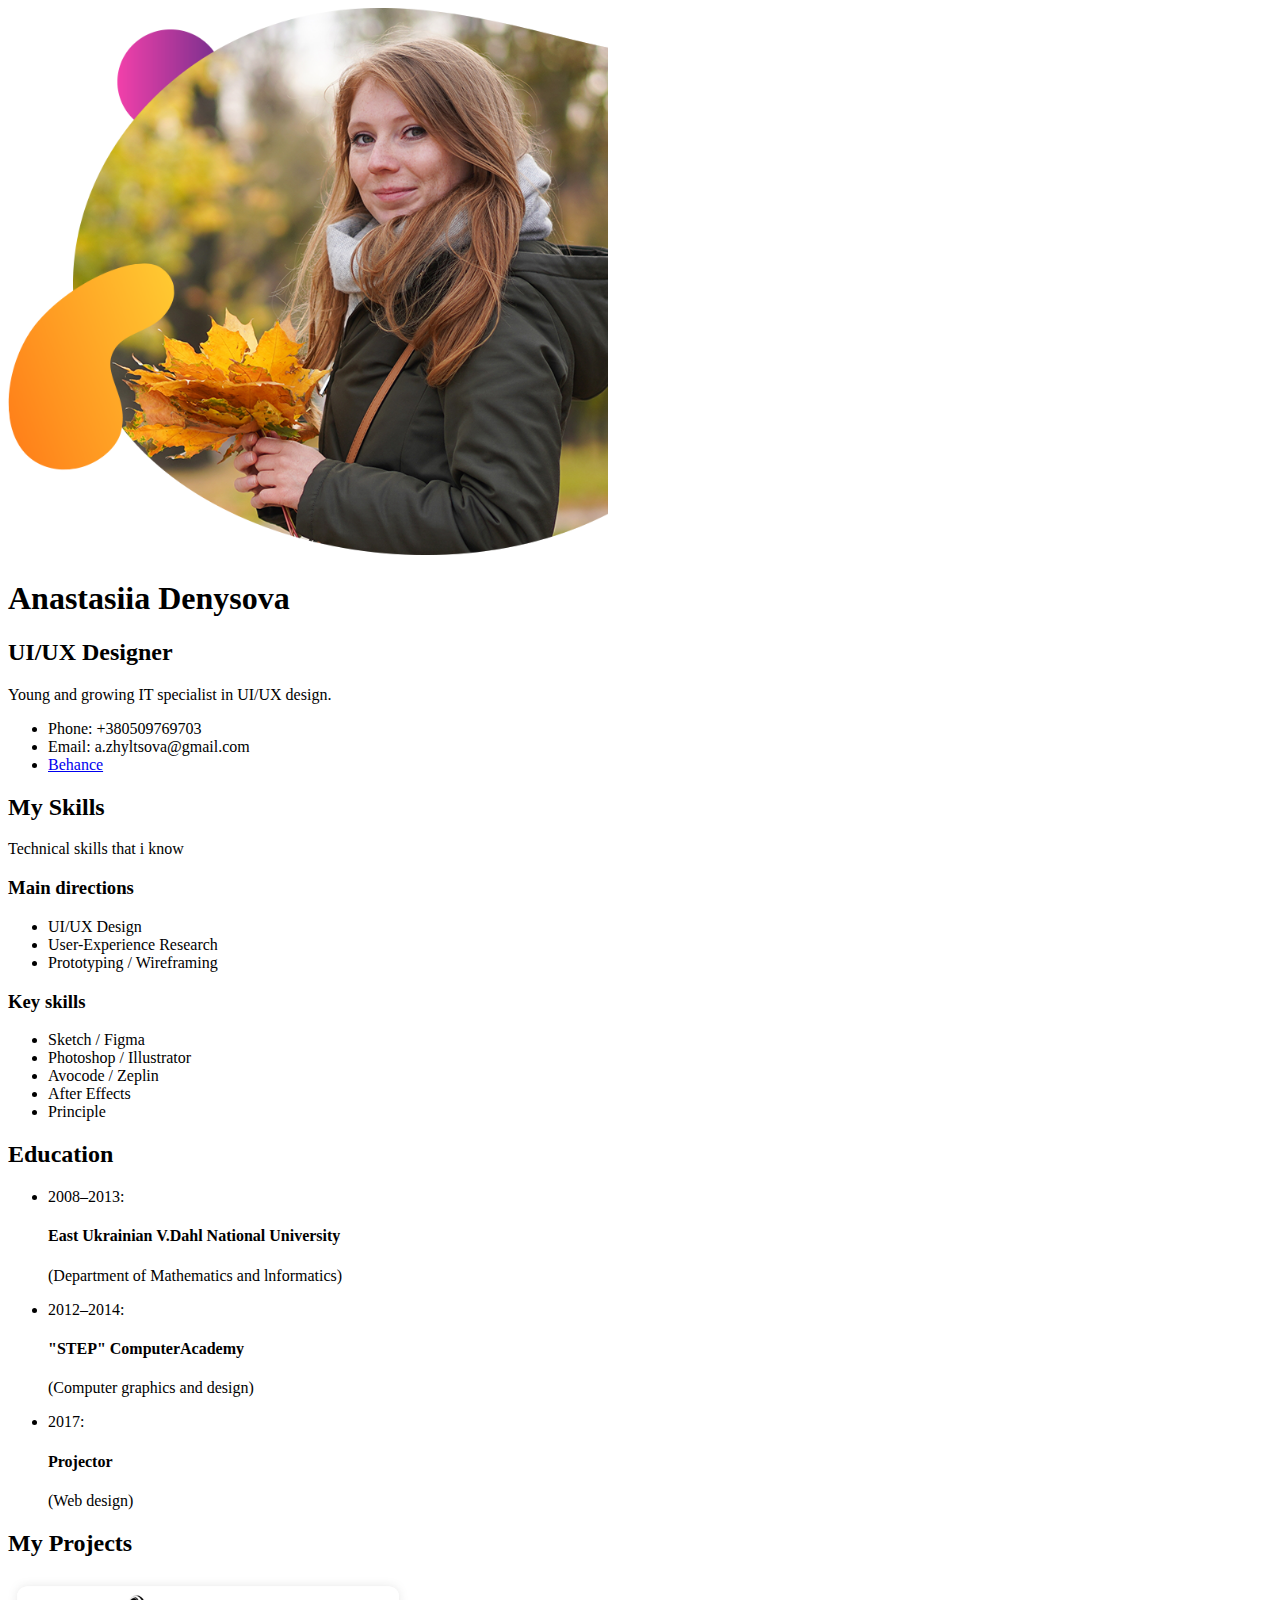
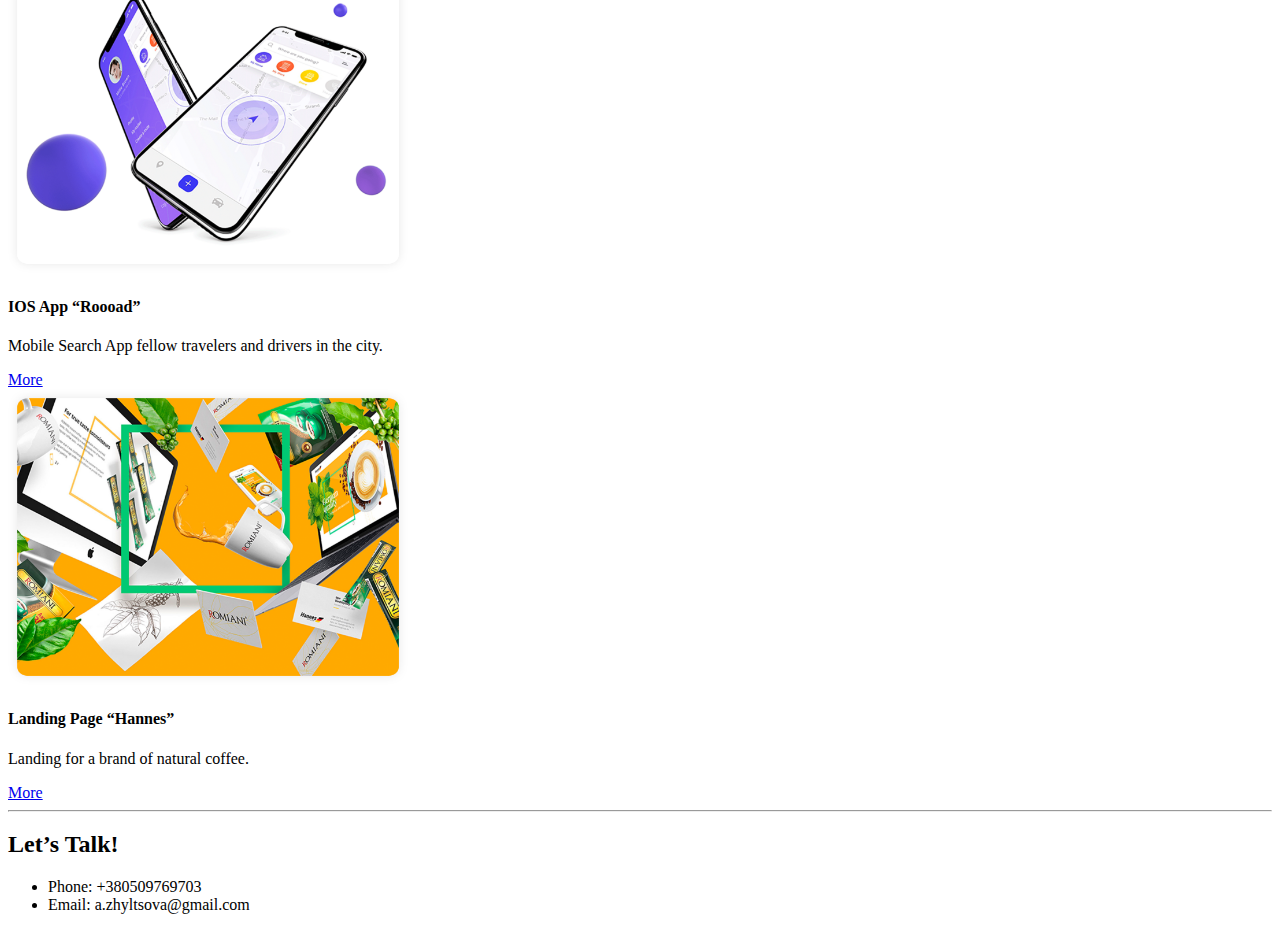
<file: DZ_2/index.html>
<!DOCTYPE html>
<html lang="en">
  <head>
    <meta charset="UTF-8" />
    <meta name="viewport" content="width=device-width, initial-scale=1.0" />
    <title>DZ_2</title>
  </head>
  <body>
    <section>
      <div>
        <img src="./img/main_bg.png" width="600px" height="auto" />
      </div>
      <h1>Anastasiia Denysova</h1>
      <h2>UI/UX Designer</h2>
      <p>Young and growing IT specialist in UI/UX design.</p>
      <ul>
        <li>Phone: +380509769703</li>
        <li>Email: a.zhyltsova@gmail.com</li>
        <li>
          <a href="https://www.behance.net/a_zhyltsova" rel="noopener nofollow"
            >Behance</a
          >
        </li>
      </ul>
    </section>
    <section>
      <h2>My Skills</h2>
      <p>Technical skills that i know</p>
      <h3>Main directions</h3>
      <ul>
        <li>UI/UX Design</li>
        <li>User-Experience Research</li>
        <li>Prototyping / Wireframing</li>
      </ul>

      <h3>Key skills</h3>
      <ul>
        <li>Sketch / Figma</li>
        <li>Photoshop / Illustrator</li>
        <li>Avocode / Zeplin</li>
        <li>After Effects</li>
        <li>Principle</li>
      </ul>
    </section>

    <section>
      <h2>Education</h2>
      <ul>
        <li>
          <span>2008–2013:</span>
          <h4>East Ukrainian V.Dahl National University</h4>
          <p>(Department of Mathematics and lnformatics)</p>
        </li>
        <li>
          <span>2012–2014:</span>
          <h4>"STEP" ComputerAcademy</h4>
          <p>(Computer graphics and design)</p>
        </li>
        <li>
          <span>2017:</span>
          <h4>Projector</h4>
          <p>(Web design)</p>
        </li>
      </ul>
    </section>

    <section>
      <h2>My Projects</h2>
      <div>
        <img src="./img/images_1@2x.png" width="400px" height="auto" />
        <h4>IOS App “Roooad”</h4>
        <p>Mobile Search App fellow travelers and drivers in the city.</p>
        <a
          href="https://www.behance.net/gallery/72764939/iOS-App-Design-Concept-Roooad"
          rel="noopener nofollow"
          >More</a
        >
      </div>
      <div>
        <img src="./img/images_2@2x.png" width="400px" height="auto" />
        <h4>Landing Page “Hannes”</h4>
        <p>Landing for a brand of natural coffee.</p>
        <a
          href="https://www.behance.net/gallery/50182771/WEB-Presentation-Hannes-Group-Coffee-Romiani"
          rel="noopener nofollow"
          >More</a
        >
      </div>
    </section>
    <footer>
      <hr />
      <h2>Let’s Talk!</h2>
      <ul>
        <li>Phone: +380509769703</li>
        <li>Email: a.zhyltsova@gmail.com</li>
      </ul>
    </footer>
  </body>
</html>
</file>
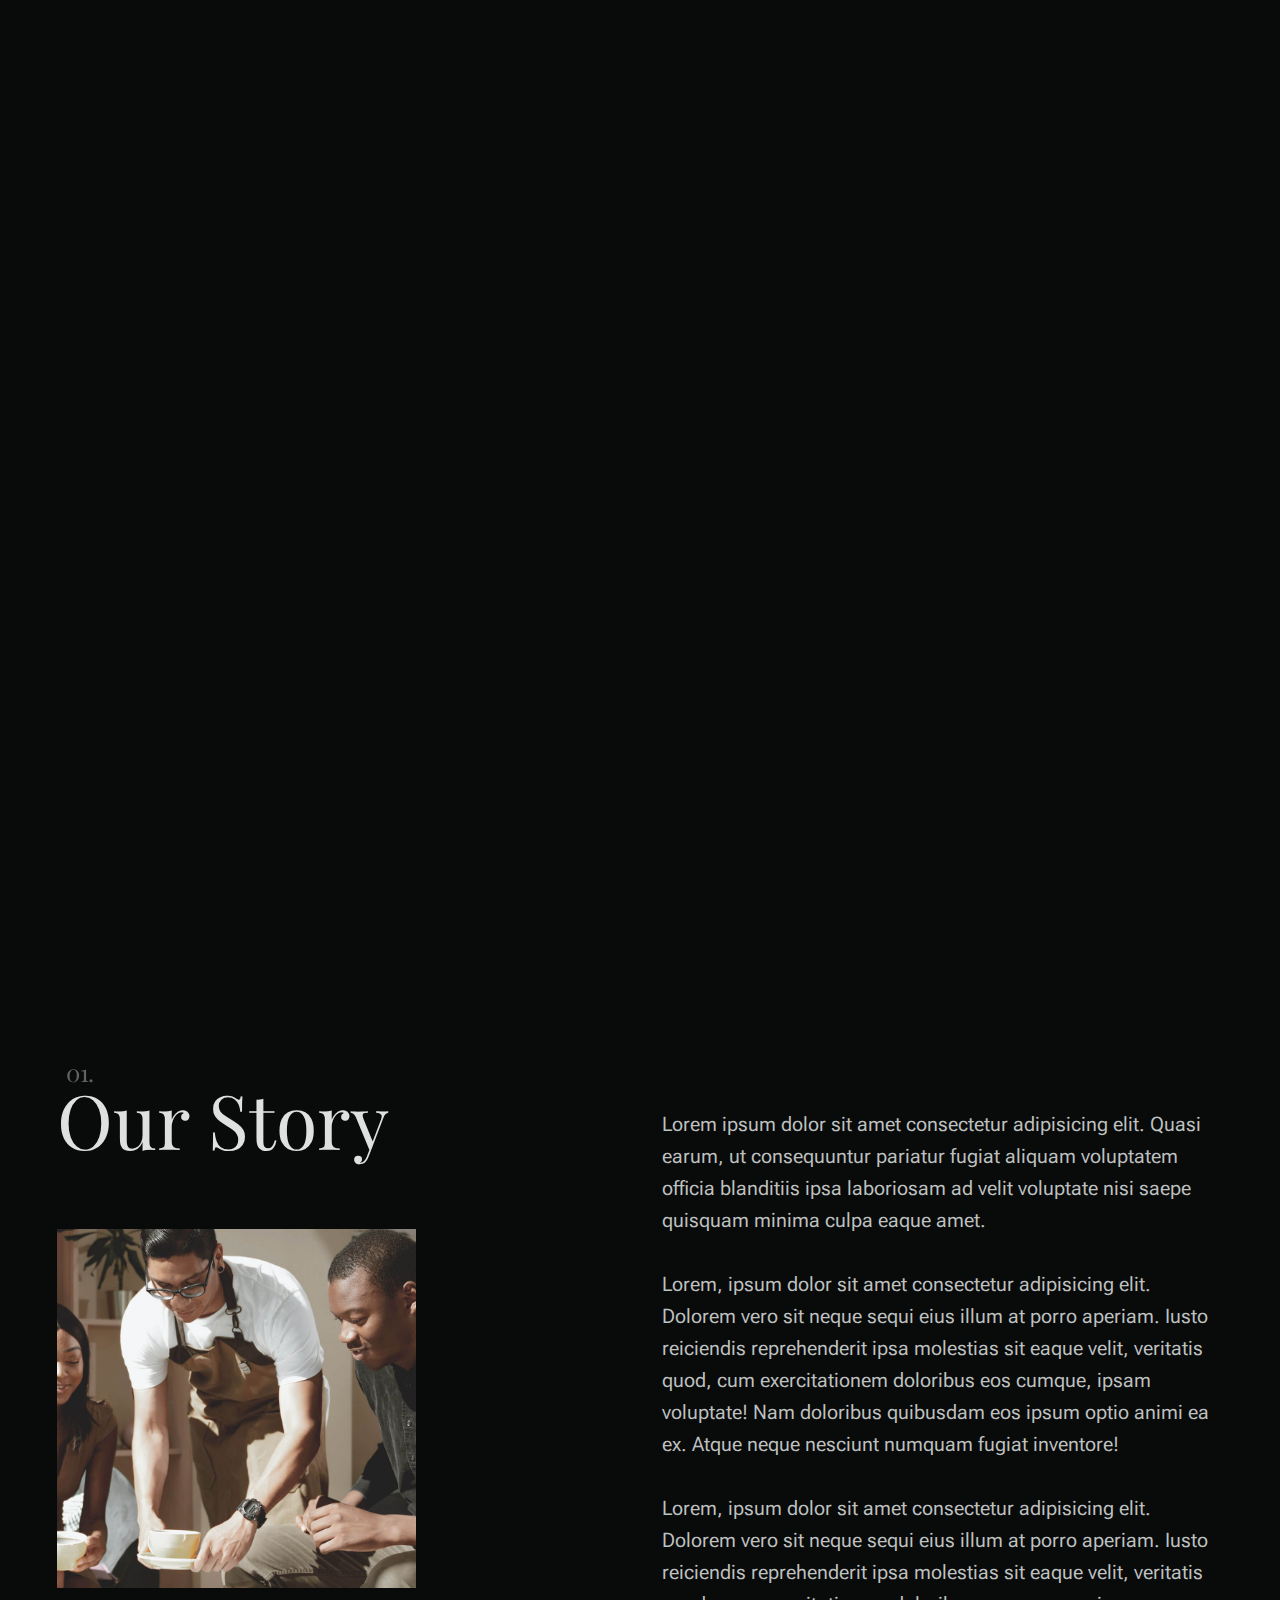
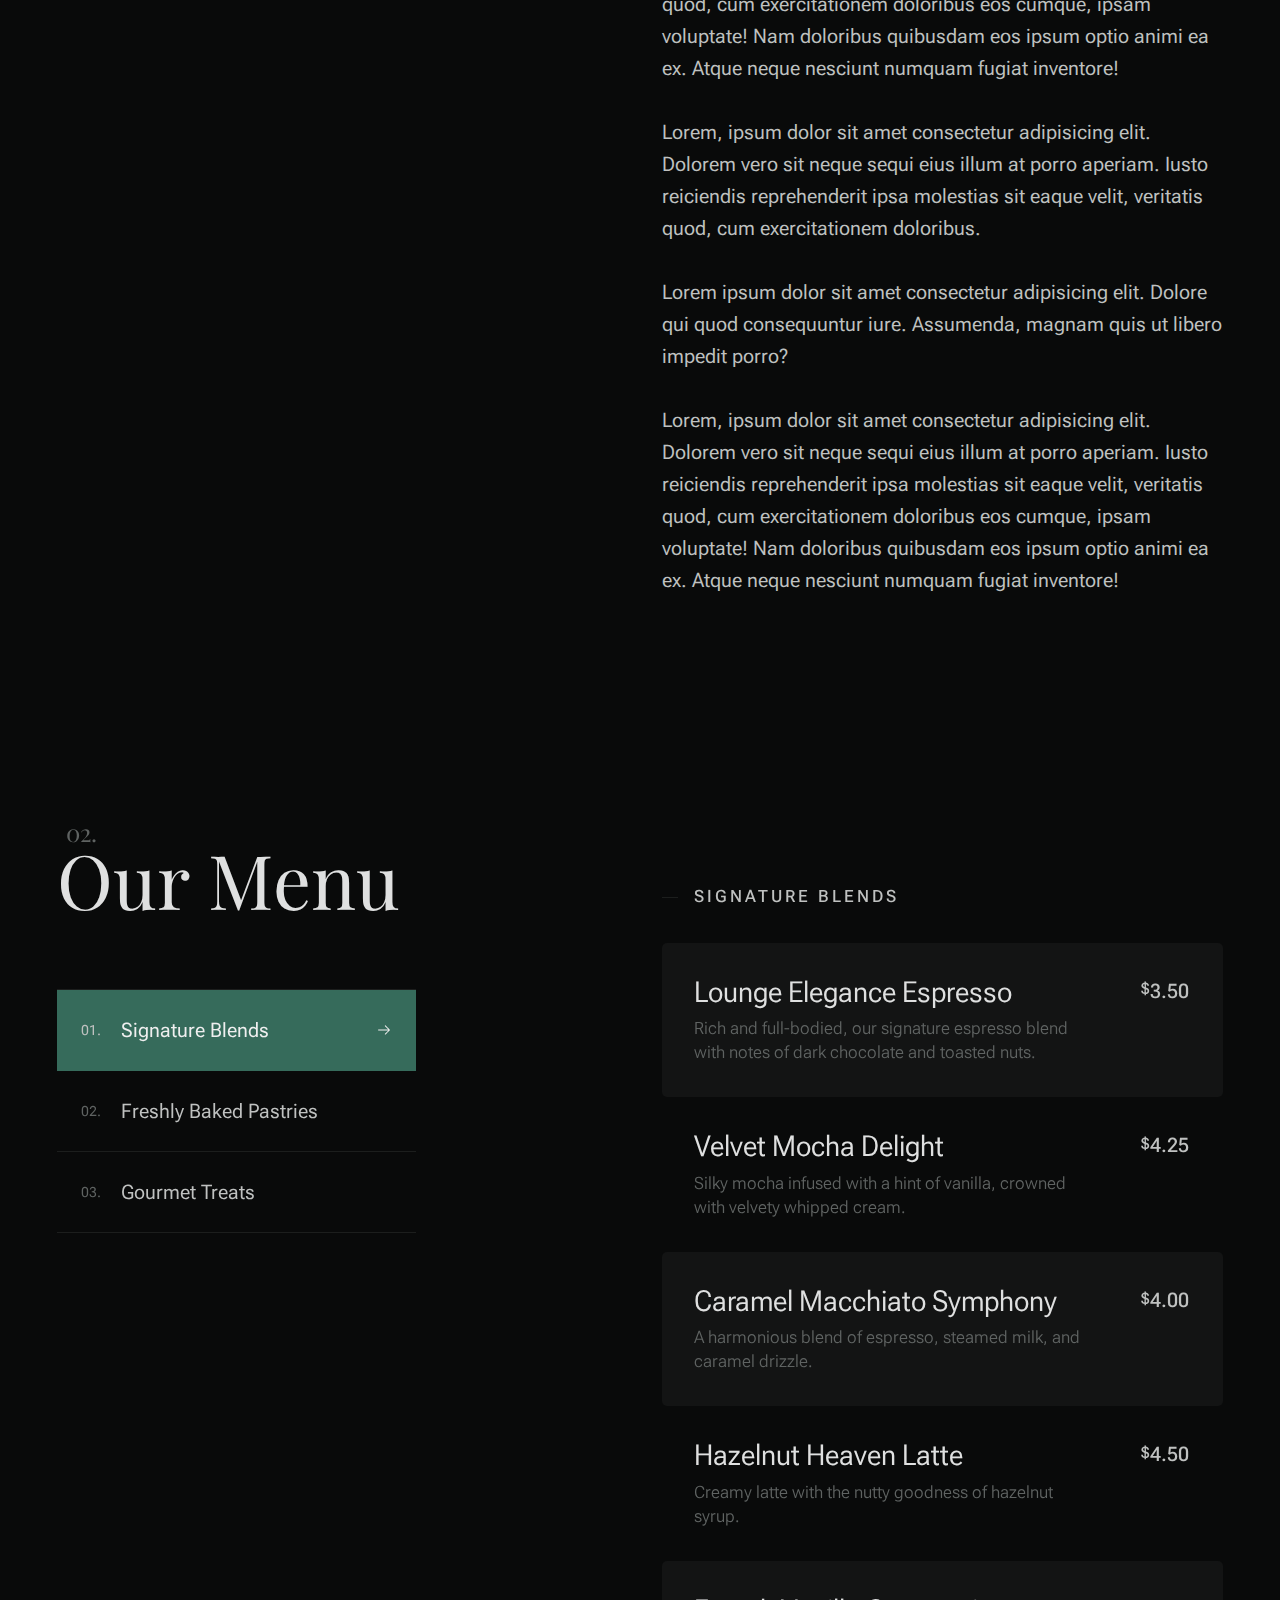
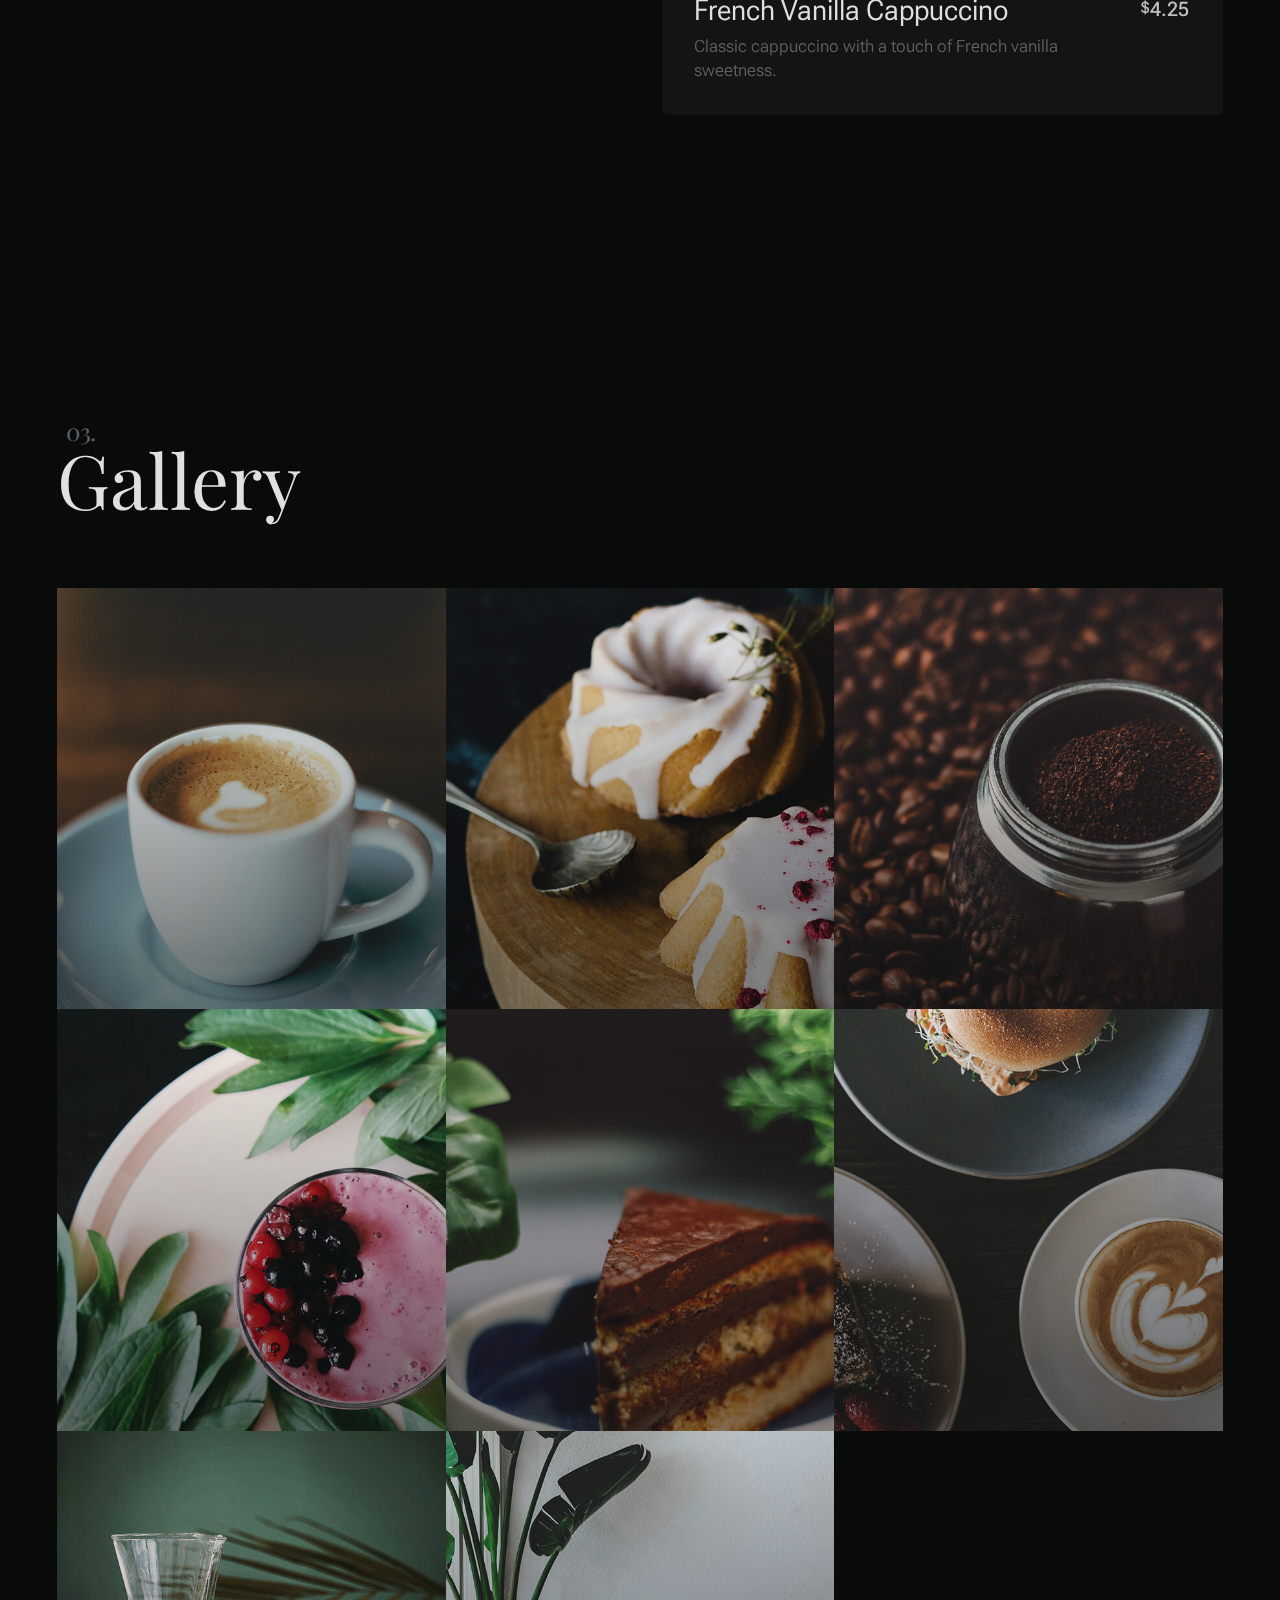
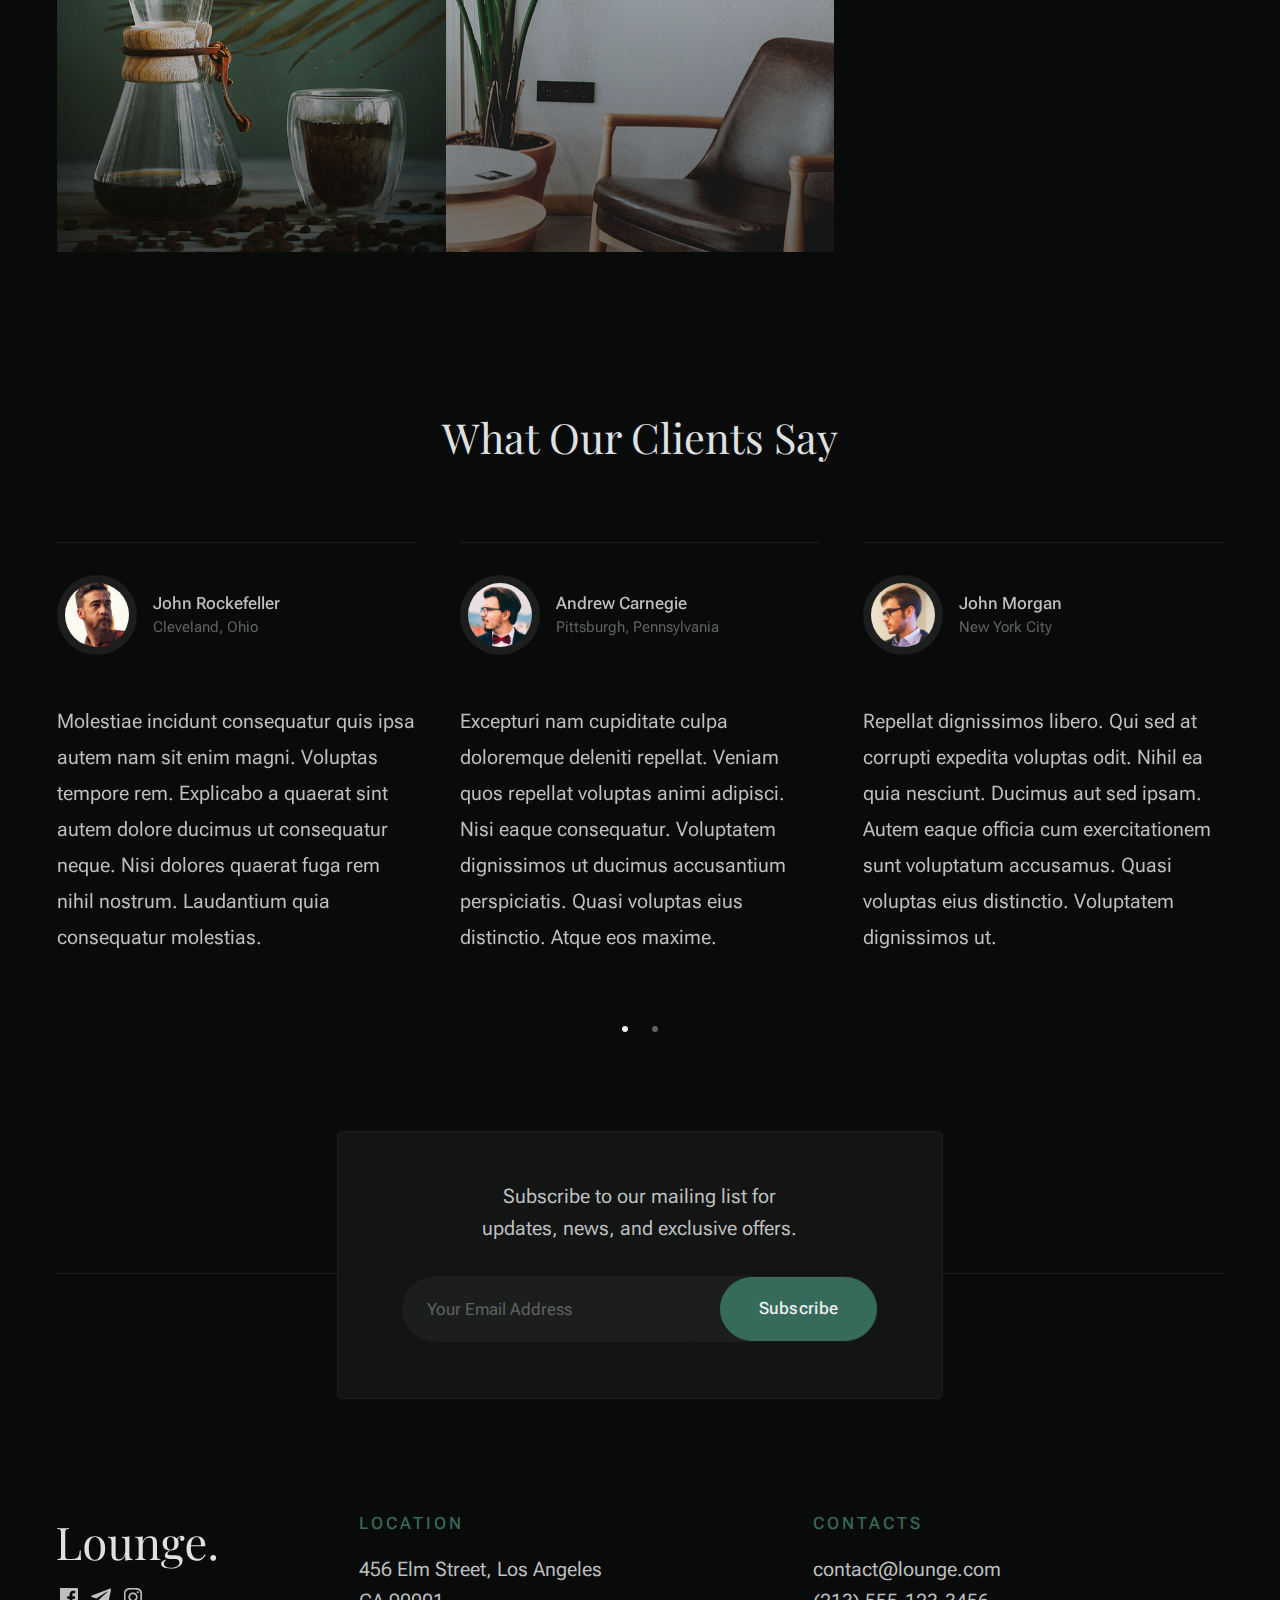
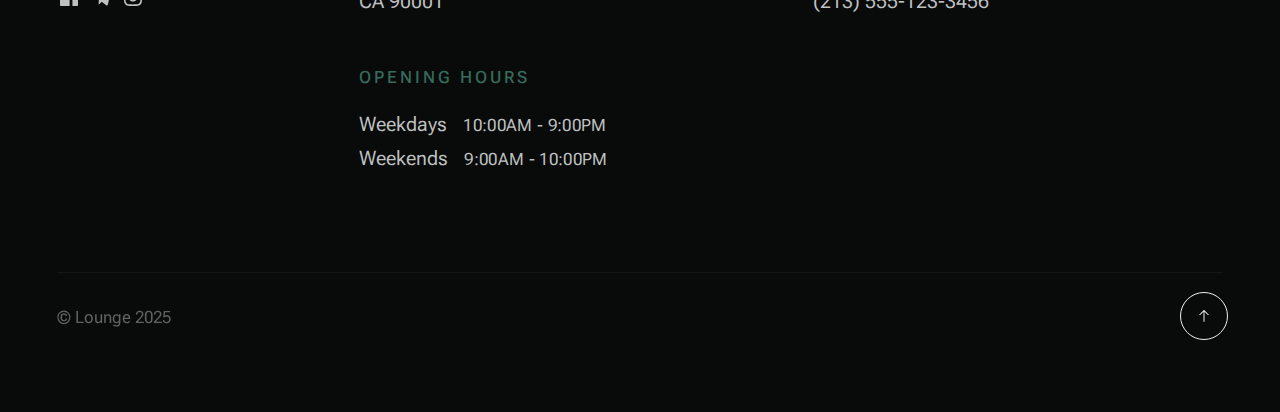
<file: Project/index.html>
<!DOCTYPE html>
<html lang="en" class="no-js" >
<head>

    <meta charset="utf-8">
    <meta name="viewport" content="width=device-width, initial-scale=1">
    <title>Lounge</title>

    <script>
        document.documentElement.classList.remove('no-js');
        document.documentElement.classList.add('js');
    </script>

    <link rel="stylesheet" href="css/Normalize.css">
    <link rel="stylesheet" href="css/styles.css">


</head>


<body id="top">
    

    <div id="preloader">
        <div id="loader" class="dots-fade">
            <div></div>
            <div></div>
            <div></div>
        </div>
    </div>

    <div id="page" class="s-pagewrap ss-home">


        <header class="s-header">

            <div class="container s-header__content">
                
                <div class="s-header__block">
                    <div class="header-logo">
                        <a class="logo" href="index.html">
                            <img src="images/logo.svg" alt="Homepage">
                        </a>
                    </div>
                    <a class="header-menu-toggle" href="#0"><span>Menu</span></a>
                </div> 
            
                <nav class="header-nav">    
                    <ul class="header-nav__links">
                        <li class="current"><a class="smoothscroll" href="#intro">Intro</a></li>
                        <li><a class="smoothscroll" href="#about">About</a></li>
                        <li><a class="smoothscroll" href="#menu">Menu</a></li>
                        <li><a class="smoothscroll" href="#gallery">Gallery</a></li>
                    </ul> 
                    
                    <div class="header-contact">
                        <a href="tel:+" class="header-contact__num btn">
                            <svg id="Layer_1" data-name="Layer 1" xmlns="http://www.w3.org/2000/svg" viewBox="0 0 24 24" stroke-width="1.5" width="24" height="24" color="#000000"><defs><style>.cls-6376396cc3a86d32eae6f0dc-1{fill:none;stroke:currentColor;stroke-miterlimit:10;}</style></defs><path class="cls-6376396cc3a86d32eae6f0dc-1" d="M19.64,21.25c-2.54,2.55-8.38.83-13-3.84S.2,6.9,2.75,4.36L5.53,1.57,10.9,6.94l-2,2A2.18,2.18,0,0,0,8.9,12L12,15.1a2.18,2.18,0,0,0,3.07,0l2-2,5.37,5.37Z"></path></svg>
                            555-123-3456
                        </a>
                    </div> 
                </nav>        
            
            </div> 

        </header> 


        <section id="intro" class="container s-intro target-section">

            <div class="grid-block s-intro__content">

                <div class="intro-header">
                    <div class="intro-header__overline">Welcome to</div>
                    <h1 class="intro-header__big-type">
                        Lounge <br>
                        Cafe
                    </h1>
                </div> 

                <figure class="intro-pic-primary">
                    <img src="images/intro-pic-primary.jpg" 
                         srcset="images/intro-pic-primary.jpg 1x, 
                         images/intro-pic-primary@2x.jpg 2x" alt="">  
                </figure>    
                    
                <div class="intro-block-content">

                    <figure class="intro-block-content__pic">
                        <img src="images/intro-pic-secondary.jpg" 
                             srcset="images/intro-pic-secondary.jpg 1x, 
                             images/intro-pic-secondary@2x.jpg 2x" alt=""> 
                    </figure>   

                    <div class="intro-block-content__text-wrap">
                        <p class="intro-block-content__text">
                            Savor moments of bliss with every sip, as our expertly 
                            crafted coffees and delectable pastries embrace your senses.
                        </p>
                        
                        <ul class="intro-block-content__social">
                            <li><a href="#0">FB</a></li>
                            <li><a href="#0">IG</a></li>
                            <li><a href="#0">PI</a></li>
                            <li><a href="#0">X</a></li>
                        </ul>
                    </div> 

                </div> 

                <div class="intro-scroll">
                    <a class="smoothscroll" href="#about">                            
                        <span class="intro-scroll__circle-text"></span>
                        <span class="intro-scroll__text u-screen-reader-text">Scroll Down</span>
                        <div class="intro-scroll__icon">
                            <svg clip-rule="evenodd" fill-rule="evenodd" stroke-linejoin="round" stroke-miterlimit="2" viewBox="0 0 24 24" xmlns="http://www.w3.org/2000/svg"><path d="m5.214 14.522s4.505 4.502 6.259 6.255c.146.147.338.22.53.22s.384-.073.53-.22c1.754-1.752 6.249-6.244 6.249-6.244.144-.144.216-.334.217-.523 0-.193-.074-.386-.221-.534-.293-.293-.766-.294-1.057-.004l-4.968 4.968v-14.692c0-.414-.336-.75-.75-.75s-.75.336-.75.75v14.692l-4.979-4.978c-.289-.289-.761-.287-1.054.006-.148.148-.222.341-.221.534 0 .189.071.377.215.52z" fill-rule="nonzero"/></svg>
                        </div>
                    </a>
                </div> 

            </div>           

        </section>


        <section id="about" class="container s-about target-section">

            <div class="row s-about__content">

                <div class="column xl-4 lg-5 md-12 s-about__content-start">

                    <div class="section-header" data-num="01">
                        <h2 class="text-display-title">Our Story</h2>
                    </div>  

                    <figure class="about-pic-primary">
                        <img src="images/about-pic-primary.jpg" 
                             srcset="images/about-pic-primary.jpg 1x, 
                             images/about-pic-primary@2x.jpg 2x" alt=""> 
                    </figure>

                </div> 

                <div class="column xl-6 lg-6 md-12 s-about__content-end">                   
                    <p>
                    Lorem ipsum dolor sit amet consectetur adipisicing elit. Quasi earum, ut consequuntur pariatur fugiat aliquam voluptatem officia blanditiis ipsa laboriosam ad velit voluptate nisi saepe quisquam minima culpa eaque amet.
                    </p>

                    <p>
                    Lorem, ipsum dolor sit amet consectetur adipisicing elit. Dolorem vero sit neque sequi eius illum at porro aperiam. Iusto reiciendis reprehenderit ipsa molestias sit eaque velit, veritatis quod, cum exercitationem doloribus eos cumque, ipsam voluptate! Nam doloribus quibusdam eos ipsum optio animi ea ex. Atque neque nesciunt numquam fugiat inventore!
                    </p>

                    <p>
                    Lorem, ipsum dolor sit amet consectetur adipisicing elit. Dolorem vero sit neque sequi eius illum at porro aperiam. Iusto reiciendis reprehenderit ipsa molestias sit eaque velit, veritatis quod, cum exercitationem doloribus eos cumque, ipsam voluptate! Nam doloribus quibusdam eos ipsum optio animi ea ex. Atque neque nesciunt numquam fugiat inventore!
                    </p>

                    <p>
                    Lorem, ipsum dolor sit amet consectetur adipisicing elit. Dolorem vero sit neque sequi eius illum at porro aperiam. Iusto reiciendis reprehenderit ipsa molestias sit eaque velit, veritatis quod, cum exercitationem doloribus.
                    </p>

                    <p>Lorem ipsum dolor sit amet consectetur adipisicing elit. Dolore qui quod consequuntur iure. Assumenda, magnam quis ut libero impedit porro?</p>

                    <p>
                    Lorem, ipsum dolor sit amet consectetur adipisicing elit. Dolorem vero sit neque sequi eius illum at porro aperiam. Iusto reiciendis reprehenderit ipsa molestias sit eaque velit, veritatis quod, cum exercitationem doloribus eos cumque, ipsam voluptate! Nam doloribus quibusdam eos ipsum optio animi ea ex. Atque neque nesciunt numquam fugiat inventore!
                    </p>

                </div> 
                
            </div> 
            
        </section>  


        <section id="menu" class="container s-menu target-section">

            <div class="row s-menu__content">
                
                <div class="column xl-4 lg-5 md-12 s-menu__content-start">

                    <div class="section-header" data-num="02">
                        <h2 class="text-display-title">Our Menu</h2>
                    </div>  

                    <nav class="tab-nav">
                        <ul class="tab-nav__list"> 
                            <li>
                                <a href="tab-signature-blends">
                                    <span>Signature Blends</span>
                                    <svg clip-rule="evenodd" fill-rule="evenodd" stroke-linejoin="round" stroke-miterlimit="2" viewBox="0 0 24 24" xmlns="http://www.w3.org/2000/svg"><path d="m14.523 18.787s4.501-4.505 6.255-6.26c.146-.146.219-.338.219-.53s-.073-.383-.219-.53c-1.753-1.754-6.255-6.258-6.255-6.258-.144-.145-.334-.217-.524-.217-.193 0-.385.074-.532.221-.293.292-.295.766-.004 1.056l4.978 4.978h-14.692c-.414 0-.75.336-.75.75s.336.75.75.75h14.692l-4.979 4.979c-.289.289-.286.762.006 1.054.148.148.341.222.533.222.19 0 .378-.072.522-.215z" fill-rule="nonzero"/></svg>
                                </a>
                            </li>
                            <li>
                                <a href="#tab-pastries">
                                    <span>Freshly Baked Pastries</span>
                                    <svg clip-rule="evenodd" fill-rule="evenodd" stroke-linejoin="round" stroke-miterlimit="2" viewBox="0 0 24 24" xmlns="http://www.w3.org/2000/svg"><path d="m14.523 18.787s4.501-4.505 6.255-6.26c.146-.146.219-.338.219-.53s-.073-.383-.219-.53c-1.753-1.754-6.255-6.258-6.255-6.258-.144-.145-.334-.217-.524-.217-.193 0-.385.074-.532.221-.293.292-.295.766-.004 1.056l4.978 4.978h-14.692c-.414 0-.75.336-.75.75s.336.75.75.75h14.692l-4.979 4.979c-.289.289-.286.762.006 1.054.148.148.341.222.533.222.19 0 .378-.072.522-.215z" fill-rule="nonzero"/></svg>
                                </a>
                            </li>
                            <li>
                                <a href="#tab-gourmet-treats">
                                    <span>Gourmet Treats</span>
                                    <svg clip-rule="evenodd" fill-rule="evenodd" stroke-linejoin="round" stroke-miterlimit="2" viewBox="0 0 24 24" xmlns="http://www.w3.org/2000/svg"><path d="m14.523 18.787s4.501-4.505 6.255-6.26c.146-.146.219-.338.219-.53s-.073-.383-.219-.53c-1.753-1.754-6.255-6.258-6.255-6.258-.144-.145-.334-.217-.524-.217-.193 0-.385.074-.532.221-.293.292-.295.766-.004 1.056l4.978 4.978h-14.692c-.414 0-.75.336-.75.75s.336.75.75.75h14.692l-4.979 4.979c-.289.289-.286.762.006 1.054.148.148.341.222.533.222.19 0 .378-.072.522-.215z" fill-rule="nonzero"/></svg>
                                </a>
                            </li>
                        </ul>
                    </nav> 

                </div> 

                <div class="column xl-6 lg-6 md-12 s-menu__content-end">

                    <div class="tab-content menu-block">

                        <div id="tab-signature-blends" class="menu-block__group tab-content__item">

                            <h6 class="menu-block__cat-name">
                                Signature Blends
                            </h6>

                            <ul class="menu-list">
                                <li class="menu-list__item">
                                    <div class="menu-list__item-desc">                                            
                                        <h4>Lounge Elegance Espresso</h4>
                                        <p>
                                            Rich and full-bodied, our signature espresso blend with notes of dark chocolate and toasted nuts.
                                        </p>
                                    </div>
                                    <div class="menu-list__item-price">
                                        <span>$</span>3.50
                                    </div>
                                </li>
                                <li class="menu-list__item">
                                    <div class="menu-list__item-desc">                                            
                                        <h4>Velvet Mocha Delight</h4>
                                        <p>
                                            Silky mocha infused with a hint of vanilla, crowned with velvety whipped cream.
                                        </p>
                                    </div>
                                    <div class="menu-list__item-price">
                                        <span>$</span>4.25
                                    </div>
                                </li>
                                <li class="menu-list__item">
                                    <div class="menu-list__item-desc">                                            
                                        <h4>Caramel Macchiato Symphony</h4>
                                        <p>
                                            A harmonious blend of espresso, steamed milk, and caramel drizzle.
                                        </p>
                                    </div>
                                    <div class="menu-list__item-price">
                                        <span>$</span>4.00
                                    </div>
                                </li>
                                <li class="menu-list__item">
                                    <div class="menu-list__item-desc">                                            
                                        <h4>Hazelnut Heaven Latte</h4>
                                        <p>
                                        Creamy latte with the nutty goodness of hazelnut syrup.
                                        </p>
                                    </div>
                                    <div class="menu-list__item-price">
                                        <span>$</span>4.50
                                    </div>
                                </li>
                                <li class="menu-list__item">
                                    <div class="menu-list__item-desc">                                            
                                        <h4>French Vanilla Cappuccino</h4>
                                        <p>
                                            Classic cappuccino with a touch of French vanilla sweetness.
                                        </p>
                                    </div>
                                    <div class="menu-list__item-price">
                                        <span>$</span>4.25
                                    </div>
                                </li>
                            </ul> <!-- end menu-list -->

                        </div> <!-- end tab-content__item -->


                        <div id="tab-pastries" class="menu-block__group tab-content__item">

                            <h6 class="menu-block__cat-name">
                                Freshly Baked Pastries
                            </h6>

                            <ul class="menu-list">
                                <li class="menu-list__item">
                                    <div class="menu-list__item-desc">                                            
                                        <h4>Buttery Croissants</h4>
                                        <p>
                                        Flaky and buttery croissants baked to perfection.
                                        </p>
                                    </div>
                                    <div class="menu-list__item-price">
                                        <span>$</span>2.50
                                    </div>
                                </li>
                                <li class="menu-list__item">
                                    <div class="menu-list__item-desc">                                            
                                        <h4>Flaky Almond Danishes</h4>
                                        <p>
                                        Delicate pastries filled with almond paste and sliced almonds.
                                        </p>
                                    </div>
                                    <div class="menu-list__item-price">
                                        <span>$</span>3.00
                                    </div>
                                </li>
                                <li class="menu-list__item">
                                    <div class="menu-list__item-desc">                                            
                                        <h4>Blueberry Streusel Muffins</h4>
                                        <p>
                                        Moist muffins bursting with blueberries and a crumbly streusel top.
                                        </p>
                                    </div>
                                    <div class="menu-list__item-price">
                                        <span>$</span>2.75
                                    </div>
                                </li>
                                <li class="menu-list__item">
                                    <div class="menu-list__item-desc">                                            
                                        <h4>Chocolate-Filled Scones</h4>
                                        <p>
                                        Tender scones with a surprise chocolate center.
                                        </p>
                                    </div>
                                    <div class="menu-list__item-price">
                                        <span>$</span>3.25
                                    </div>
                                </li>
                                <li class="menu-list__item">
                                    <div class="menu-list__item-desc">                                            
                                        <h4>Raspberry Cream Cheese Danish</h4>
                                        <p>
                                        Sweet and tangy raspberry filling in a cream cheese danish.
                                        </p>
                                    </div>
                                    <div class="menu-list__item-price">
                                        <span>$</span>3.25
                                    </div>
                                </li>
                            </ul> <!-- end menu-list -->

                        </div> <!-- end tab-content__item -->


                        <div id="tab-gourmet-treats" class="menu-block__group tab-content__item">

                            <h6 class="menu-block__cat-name">
                                Gourmet Treats
                            </h6>

                            <ul class="menu-list">
                                <li class="menu-list__item">
                                    <div class="menu-list__item-desc">                                            
                                        <h4>Artisanal Dark Chocolate Truffles</h4>
                                        <p>
                                        Luxurious dark chocolate truffles dusted with cocoa powder.
                                        </p>
                                    </div>
                                    <div class="menu-list__item-price">
                                        <span>$</span>2.75
                                    </div>
                                </li>
                                <li class="menu-list__item">
                                    <div class="menu-list__item-desc">                                            
                                        <h4>Handcrafted Praline Bonbons</h4>
                                        <p>
                                        Praline-filled bonbons topped with a caramelized nut.
                                        </p>
                                    </div>
                                    <div class="menu-list__item-price">
                                        <span>$</span>3.00
                                    </div>
                                </li>
                                <li class="menu-list__item">
                                    <div class="menu-list__item-desc">                                            
                                        <h4>Pistachio and Sea Salt Toffee</h4>
                                        <p>
                                        Crunchy toffee coated in pistachios and sea salt.
                                        </p>
                                    </div>
                                    <div class="menu-list__item-price">
                                        <span>$</span>4.00
                                    </div>
                                </li>
                                <li class="menu-list__item">
                                    <div class="menu-list__item-desc">                                            
                                        <h4>Raspberry White Chocolate Bark</h4>
                                        <p>
                                        Creamy white chocolate with swirls of raspberry and a sprinkle of almonds. 
                                        </p>
                                    </div>
                                    <div class="menu-list__item-price">
                                        <span>$</span>3.50
                                    </div>
                                </li>
                                <li class="menu-list__item">
                                    <div class="menu-list__item-desc">                                            
                                        <h4>Salted Caramel Brownie Bites</h4>
                                        <p>
                                        Fudgy brownie bites with a caramel drizzle and a touch of sea salt.
                                        </p>
                                    </div>
                                    <div class="menu-list__item-price">
                                        <span>$</span>2.50
                                    </div>
                                </li>
                            </ul> 
                            
                        </div> 

                    </div> 

                </div> 

            </div> 

        </section>  


        <section id="gallery" class="container s-gallery target-section">

            <div class="row s-gallery__header">
                <div class="column xl-12 section-header-wrap">
                    <div class="section-header" data-num="03">
                        <h2 class="text-display-title">Gallery</h2>
                    </div>               
                </div>  
            </div>   

            <div class="gallery-items grid-cols grid-cols--wrap">

                <div class="gallery-items__item grid-cols__column">
                    <a href="images/gallery/large/l-gallery-01.jpg" class="gallery-items__item-thumb glightbox">
                        <img src="images/gallery/gallery-01.jpg" 
                            srcset="images/gallery/gallery-01.jpg 1x, 
                                    images/gallery/gallery-01@2x.jpg 2x" alt="">                                
                    </a>
                </div> 
    
                <div class="gallery-items__item grid-cols__column">
                    <a href="images/gallery/large/l-gallery-02.jpg" class="gallery-items__item-thumb glightbox">
                        <img src="images/gallery/gallery-02.jpg" 
                            srcset="images/gallery/gallery-02.jpg 1x, 
                                    images/gallery/gallery-02@2x.jpg 2x" alt="">
                    </a>
                </div> 
    
                <div class="gallery-items__item grid-cols__column">
                    <a href="images/gallery/large/l-gallery-03.jpg" class="gallery-items__item-thumb glightbox">
                        <img src="images/gallery/gallery-03.jpg" 
                            srcset="images/gallery/gallery-03.jpg 1x, 
                                    images/gallery/gallery-03@2x.jpg 2x" alt="">
                    </a>
                </div> 
    
                <div class="gallery-items__item grid-cols__column">
                    <a href="images/gallery/large/l-gallery-04.jpg" class="gallery-items__item-thumb glightbox">
                        <img src="images/gallery/gallery-04.jpg" 
                            srcset="images/gallery/gallery-04.jpg 1x, 
                                    images/gallery/gallery-04@2x.jpg 2x" alt="">
                    </a>
                </div> 
    
                <div class="gallery-items__item grid-cols__column">
                    <a href="images/gallery/large/l-gallery-05.jpg" class="gallery-items__item-thumb glightbox">
                        <img src="images/gallery/gallery-05.jpg" 
                            srcset="images/gallery/gallery-05.jpg 1x, 
                                    images/gallery/gallery-05@2x.jpg 2x" alt="">
                    </a>
                </div>
    
                <div class="gallery-items__item grid-cols__column">
                    <a href="images/gallery/large/l-gallery-06.jpg" class="gallery-items__item-thumb glightbox">
                        <img src="images/gallery/gallery-06.jpg" 
                            srcset="images/gallery/gallery-06.jpg 1x, 
                                    images/gallery/gallery-06@2x.jpg 2x" alt="">
                    </a>
                </div> 
    
                <div class="gallery-items__item grid-cols__column">
                    <a href="images/gallery/large/l-gallery-07.jpg" class="gallery-items__item-thumb glightbox">
                        <img src="images/gallery/gallery-07.jpg" 
                            srcset="images/gallery/gallery-07.jpg 1x, 
                                    images/gallery/gallery-07@2x.jpg 2x" alt="">
                    </a>
                </div> 
    
                <div class="gallery-items__item grid-cols__column">
                    <a href="images/gallery/large/l-gallery-08.jpg" class="gallery-items__item-thumb glightbox">
                        <img src="images/gallery/gallery-08.jpg" 
                            srcset="images/gallery/gallery-08.jpg 1x, 
                                    images/gallery/gallery-08@2x.jpg 2x" alt="">
                    </a>
                </div> 
                
            </div>

        </section> 

        <section id="testimonials" class="container s-testimonials">

            <div class="row s-testimonials__content">
                <div class="column xl-12">

                    <h3 class="testimonials-title u-text-center">What Our Clients Say</h3>
    
                    <div class="swiper-container testimonials-slider">    
                        <div class="swiper-wrapper">

                            <div class="testimonials-slider__slide swiper-slide">
                                <div class="testimonials-slider__author">
                                    <img src="images/avatars/user-02.jpg" alt="Author image" class="testimonials-slider__avatar">
                                    <cite class="testimonials-slider__cite">
                                        John Rockefeller
                                        <span>Cleveland, Ohio</span>
                                    </cite>
                                </div>
                                <p>
                                Molestiae incidunt consequatur quis ipsa autem nam sit enim magni. Voluptas tempore rem. 
                                Explicabo a quaerat sint autem dolore ducimus ut consequatur neque. Nisi dolores quaerat fuga rem nihil nostrum.
                                Laudantium quia consequatur molestias.
                                </p>
                            </div> 
            
                            <div class="testimonials-slider__slide swiper-slide">
                                <div class="testimonials-slider__author">
                                    <img src="images/avatars/user-03.jpg" alt="Author image" class="testimonials-slider__avatar">
                                    <cite class="testimonials-slider__cite">
                                        Andrew Carnegie
                                        <span>Pittsburgh, Pennsylvania</span>
                                    </cite>
                                </div>
                                <p>
                                Excepturi nam cupiditate culpa doloremque deleniti repellat. Veniam quos repellat voluptas animi adipisci.
                                Nisi eaque consequatur. Voluptatem dignissimos ut ducimus accusantium perspiciatis.
                                Quasi voluptas eius distinctio. Atque eos maxime.
                                </p>
                            </div>
            
                            <div class="testimonials-slider__slide swiper-slide">
                                <div class="testimonials-slider__author">
                                    <img src="images/avatars/user-01.jpg" alt="Author image" class="testimonials-slider__avatar">
                                    <cite class="testimonials-slider__cite">
                                        John Morgan
                                        <span>New York City</span>
                                    </cite>
                                </div>
                                <p>
                                Repellat dignissimos libero. Qui sed at corrupti expedita voluptas odit. Nihil ea quia nesciunt. Ducimus aut sed ipsam.  
                                Autem eaque officia cum exercitationem sunt voluptatum accusamus. Quasi voluptas eius distinctio.
                                Voluptatem dignissimos ut.
                                </p>
                            </div> 
    
                            <div class="testimonials-slider__slide swiper-slide">
                                <div class="testimonials-slider__author">
                                    <img src="images/avatars/user-06.jpg" alt="Author image" class="testimonials-slider__avatar">
                                    <cite class="testimonials-slider__cite">
                                        Henry Ford
                                        <span>Dearborn, Michigan</span>
                                    </cite>
                                </div>
                                <p>
                                Nunc interdum lacus sit amet orci. Vestibulum dapibus nunc ac augue. Fusce vel dui. In ac felis 
                                quis tortor malesuada pretium. Curabitur vestibulum aliquam leo. Qui sed at corrupti expedita voluptas odit. 
                                Nihil ea quia nesciunt. Ducimus aut sed ipsam.
                                </p>
                            </div>
        
                        </div> 
    
                        <div class="swiper-pagination"></div>
    
                    </div> 
    
                </div>
            </div> 

        </section> 

   
        <footer id="footer" class="container s-footer">  
            
            <div class="row s-footer__top row-x-center">
                <div class="column xl-6 lg-8 md-10 footer-block footer-newsletter">                  
    
                    <h5>
                    Subscribe to our mailing list for <br>
                    updates, news, and exclusive offers.
                    </h5>
    
                    <div class="subscribe-form">
                        <form id="mc-form" class="mc-form">
                            <div class="mc-input-wrap">
                                <input type="email" name="EMAIL" id="mce-EMAIL" placeholder="Your Email Address" title="The domain portion of the email address is invalid (the portion after the @)." pattern="^([^\x00-\x20\x22\x28\x29\x2c\x2e\x3a-\x3c\x3e\x40\x5b-\x5d\x7f-\xff]+|\x22([^\x0d\x22\x5c\x80-\xff]|\x5c[\x00-\x7f])*\x22)(\x2e([^\x00-\x20\x22\x28\x29\x2c\x2e\x3a-\x3c\x3e\x40\x5b-\x5d\x7f-\xff]+|\x22([^\x0d\x22\x5c\x80-\xff]|\x5c[\x00-\x7f])*\x22))*\x40([^\x00-\x20\x22\x28\x29\x2c\x2e\x3a-\x3c\x3e\x40\x5b-\x5d\x7f-\xff]+|\x5b([^\x0d\x5b-\x5d\x80-\xff]|\x5c[\x00-\x7f])*\x5d)(\x2e([^\x00-\x20\x22\x28\x29\x2c\x2e\x3a-\x3c\x3e\x40\x5b-\x5d\x7f-\xff]+|\x5b([^\x0d\x5b-\x5d\x80-\xff]|\x5c[\x00-\x7f])*\x5d))*(\.\w{2,})+$" required>
                                <input type="submit" name="subscribe" value="Subscribe" class="btn btn--primary">

                            </div> 
                            <div class="mc-status"></div>
                        </form>
                    </div> 

                </div> 
            </div>      

            <div class="row s-footer__main">             
                <div class="column xl-3 lg-12 footer-block s-footer__main-start">     

                    <div class="s-footer__logo">
                        <a class="logo" href="index.html">
                            <img src="images/logo.svg" alt="Homepage">
                        </a>
                    </div>  

                    <ul class="s-footer__social social-list">
                        <li>
                            <a href="#0">
                                <svg xmlns="http://www.w3.org/2000/svg" width="24" height="24" viewBox="0 0 24 24" style="fill:rgba(0, 0, 0, 1);transform:;-ms-filter:"><path d="M20,3H4C3.447,3,3,3.448,3,4v16c0,0.552,0.447,1,1,1h8.615v-6.96h-2.338v-2.725h2.338v-2c0-2.325,1.42-3.592,3.5-3.592 c0.699-0.002,1.399,0.034,2.095,0.107v2.42h-1.435c-1.128,0-1.348,0.538-1.348,1.325v1.735h2.697l-0.35,2.725h-2.348V21H20 c0.553,0,1-0.448,1-1V4C21,3.448,20.553,3,20,3z"></path></svg>
                                <span class="u-screen-reader-text">Facebook</span>
                            </a>
                        </li>
                        <li>
                            <a href="#0">
                                <svg xmlns="http://www.w3.org/2000/svg" width="24" height="24" viewBox="0 0 24 24" style="fill: rgba(0, 0, 0, 1);transform: ;msFilter:;"><path d="m20.665 3.717-17.73 6.837c-1.21.486-1.203 1.161-.222 1.462l4.552 1.42 10.532-6.645c.498-.303.953-.14.579.192l-8.533 7.701h-.002l.002.001-.314 4.692c.46 0 .663-.211.921-.46l2.211-2.15 4.599 3.397c.848.467 1.457.227 1.668-.785l3.019-14.228c.309-1.239-.473-1.8-1.282-1.434z"></path></svg>
                                <span class="u-screen-reader-text">Telegram</span>
                            </a>
                        </li>
                        <li>
                            <a href="#0">
                                <svg xmlns="http://www.w3.org/2000/svg" width="24" height="24" viewBox="0 0 24 24" style="fill:rgba(0, 0, 0, 1);transform:;-ms-filter:"><path d="M11.999,7.377c-2.554,0-4.623,2.07-4.623,4.623c0,2.554,2.069,4.624,4.623,4.624c2.552,0,4.623-2.07,4.623-4.624 C16.622,9.447,14.551,7.377,11.999,7.377L11.999,7.377z M11.999,15.004c-1.659,0-3.004-1.345-3.004-3.003 c0-1.659,1.345-3.003,3.004-3.003s3.002,1.344,3.002,3.003C15.001,13.659,13.658,15.004,11.999,15.004L11.999,15.004z"></path><circle cx="16.806" cy="7.207" r="1.078"></circle><path d="M20.533,6.111c-0.469-1.209-1.424-2.165-2.633-2.632c-0.699-0.263-1.438-0.404-2.186-0.42 c-0.963-0.042-1.268-0.054-3.71-0.054s-2.755,0-3.71,0.054C7.548,3.074,6.809,3.215,6.11,3.479C4.9,3.946,3.945,4.902,3.477,6.111 c-0.263,0.7-0.404,1.438-0.419,2.186c-0.043,0.962-0.056,1.267-0.056,3.71c0,2.442,0,2.753,0.056,3.71 c0.015,0.748,0.156,1.486,0.419,2.187c0.469,1.208,1.424,2.164,2.634,2.632c0.696,0.272,1.435,0.426,2.185,0.45 c0.963,0.042,1.268,0.055,3.71,0.055s2.755,0,3.71-0.055c0.747-0.015,1.486-0.157,2.186-0.419c1.209-0.469,2.164-1.424,2.633-2.633 c0.263-0.7,0.404-1.438,0.419-2.186c0.043-0.962,0.056-1.267,0.056-3.71s0-2.753-0.056-3.71C20.941,7.57,20.801,6.819,20.533,6.111z M19.315,15.643c-0.007,0.576-0.111,1.147-0.311,1.688c-0.305,0.787-0.926,1.409-1.712,1.711c-0.535,0.199-1.099,0.303-1.67,0.311 c-0.95,0.044-1.218,0.055-3.654,0.055c-2.438,0-2.687,0-3.655-0.055c-0.569-0.007-1.135-0.112-1.669-0.311 c-0.789-0.301-1.414-0.923-1.719-1.711c-0.196-0.534-0.302-1.099-0.311-1.669c-0.043-0.95-0.053-1.218-0.053-3.654 c0-2.437,0-2.686,0.053-3.655c0.007-0.576,0.111-1.146,0.311-1.687c0.305-0.789,0.93-1.41,1.719-1.712 c0.534-0.198,1.1-0.303,1.669-0.311c0.951-0.043,1.218-0.055,3.655-0.055c2.437,0,2.687,0,3.654,0.055 c0.571,0.007,1.135,0.112,1.67,0.311c0.786,0.303,1.407,0.925,1.712,1.712c0.196,0.534,0.302,1.099,0.311,1.669 c0.043,0.951,0.054,1.218,0.054,3.655c0,2.436,0,2.698-0.043,3.654H19.315z"></path></svg>
                                <span class="u-screen-reader-text">Instagram</span>
                            </a>
                        </li>
                      
                    </ul> 

                </div> 
                

                <div class="column xl-9 lg-12 s-footer__main-end grid-cols grid-cols--wrap">

                    <div class="grid-cols__column footer-block">
                        <h6>Location</h6>
                        <p>
                        456 Elm Street, Los Angeles <br>
                        CA 90001
                        </p>
                    </div>
                    
                    <div class="grid-cols__column footer-block">     
                        <h6>Contacts</h6>
                        <ul class="link-list">
                            <li><a href="mailto:#0">contact@lounge.com</a></li>
                            <li><a href="tel:+2135551212">(213) 555-123-3456</a></li>
                        </ul> 
                    </div>
                    
                    <div class="grid-cols__column footer-block">                   
                        <h6>Opening Hours</h6>
                        <ul class="opening-hours">
                            <li><span class="opening-hours__days">Weekdays</span><span class="opening-hours__time">10:00am - 9:00pm</span></li>
                            <li><span class="opening-hours__days">Weekends</span><span class="opening-hours__time">9:00am - 10:00pm</span></li>
                        </ul> 
                    </div>  

                </div>                 

            </div>               
            
            <div class="row s-footer__bottom">       
                
                <div class="column xl-6 lg-12">
                    <p class="ss-copyright">
                        <span>© Lounge 2025</span> 
  
                    </p>
                </div>

            </div>         

            <div class="ss-go-top">
                <a class="smoothscroll" title="Back to Top" href="#top">                 
                    <svg clip-rule="evenodd" fill-rule="evenodd" stroke-linejoin="round" stroke-miterlimit="2" viewBox="0 0 24 24" xmlns="http://www.w3.org/2000/svg"><path d="m14.523 18.787s4.501-4.505 6.255-6.26c.146-.146.219-.338.219-.53s-.073-.383-.219-.53c-1.753-1.754-6.255-6.258-6.255-6.258-.144-.145-.334-.217-.524-.217-.193 0-.385.074-.532.221-.293.292-.295.766-.004 1.056l4.978 4.978h-14.692c-.414 0-.75.336-.75.75s.336.75.75.75h14.692l-4.979 4.979c-.289.289-.286.762.006 1.054.148.148.341.222.533.222.19 0 .378-.072.522-.215z" fill-rule="nonzero"/></svg>
                </a>                                
                <span>Back To Top</span>   
            </div> 
            
        </footer> 

    </div> 


    <!-- Java Script -->
    <script src="js/plugins.js"></script>
    <script src="js/main.js"></script>

</body>
</html>
</file>
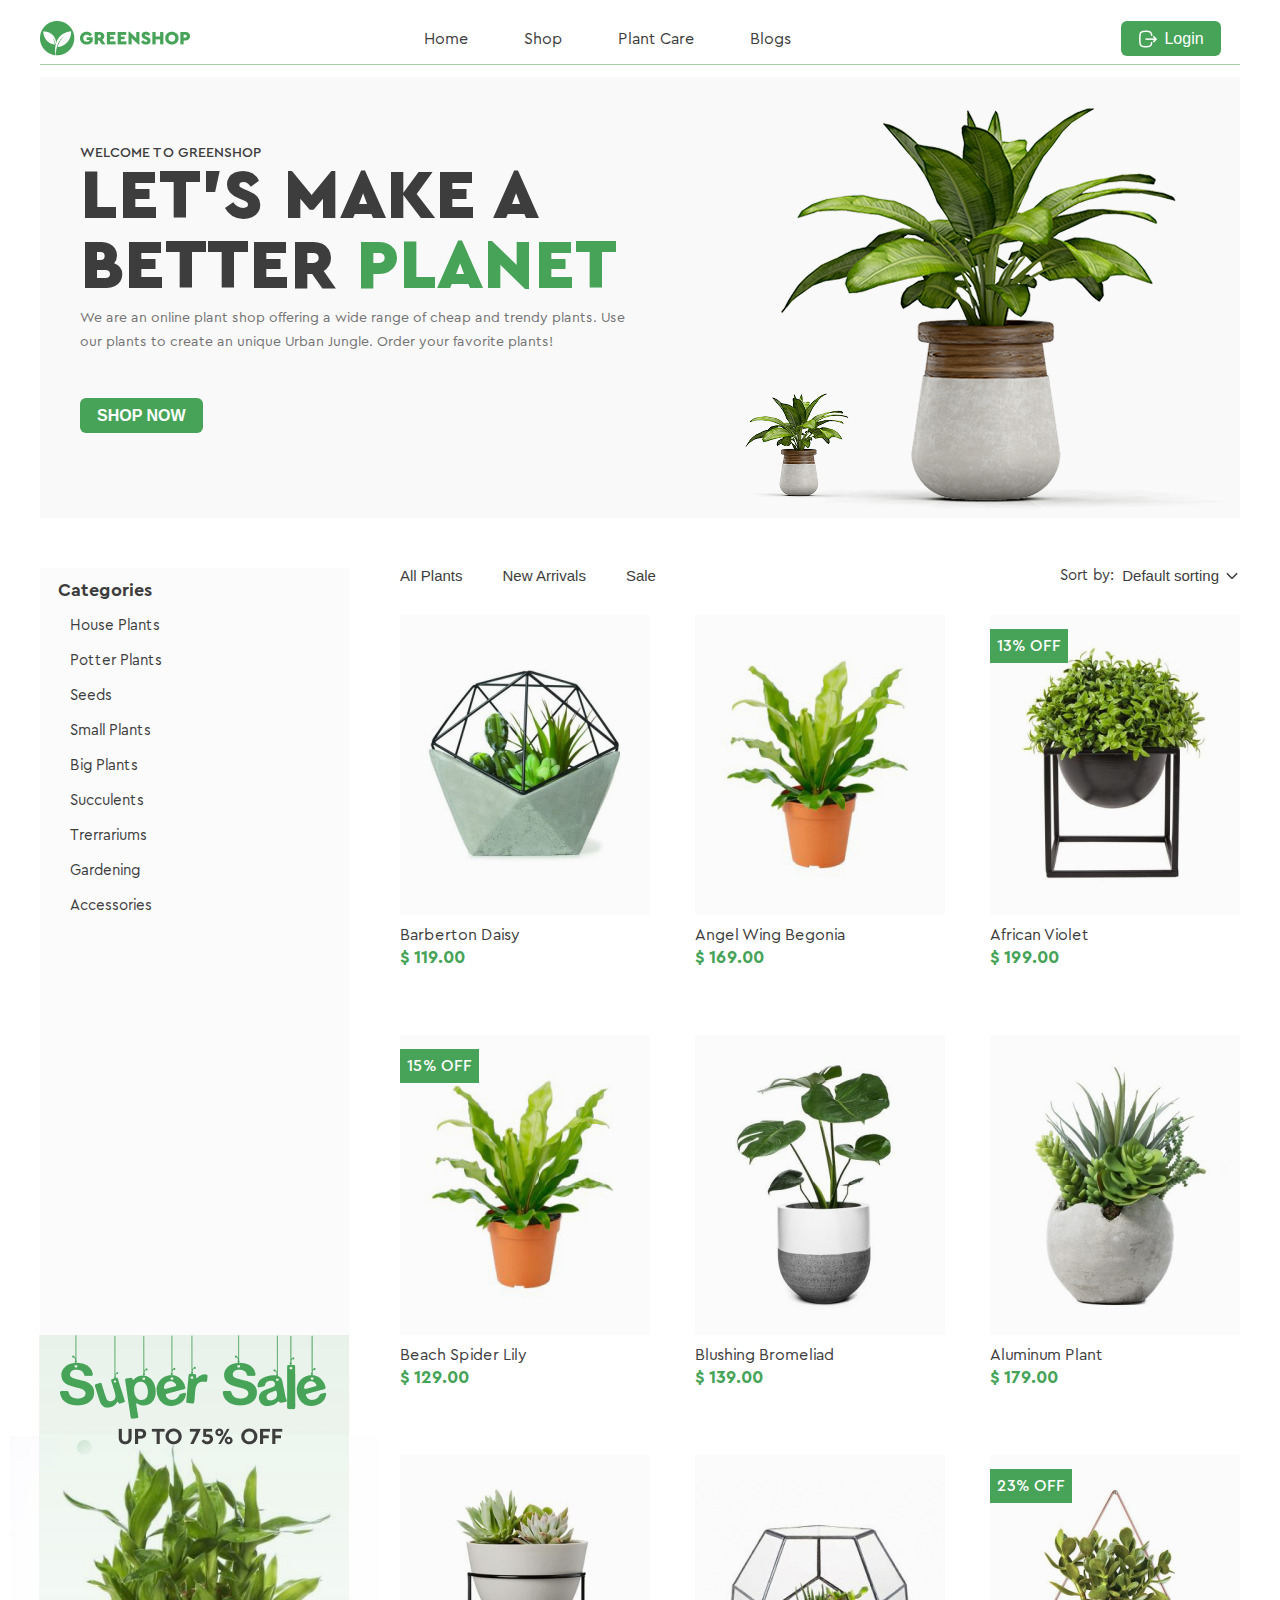
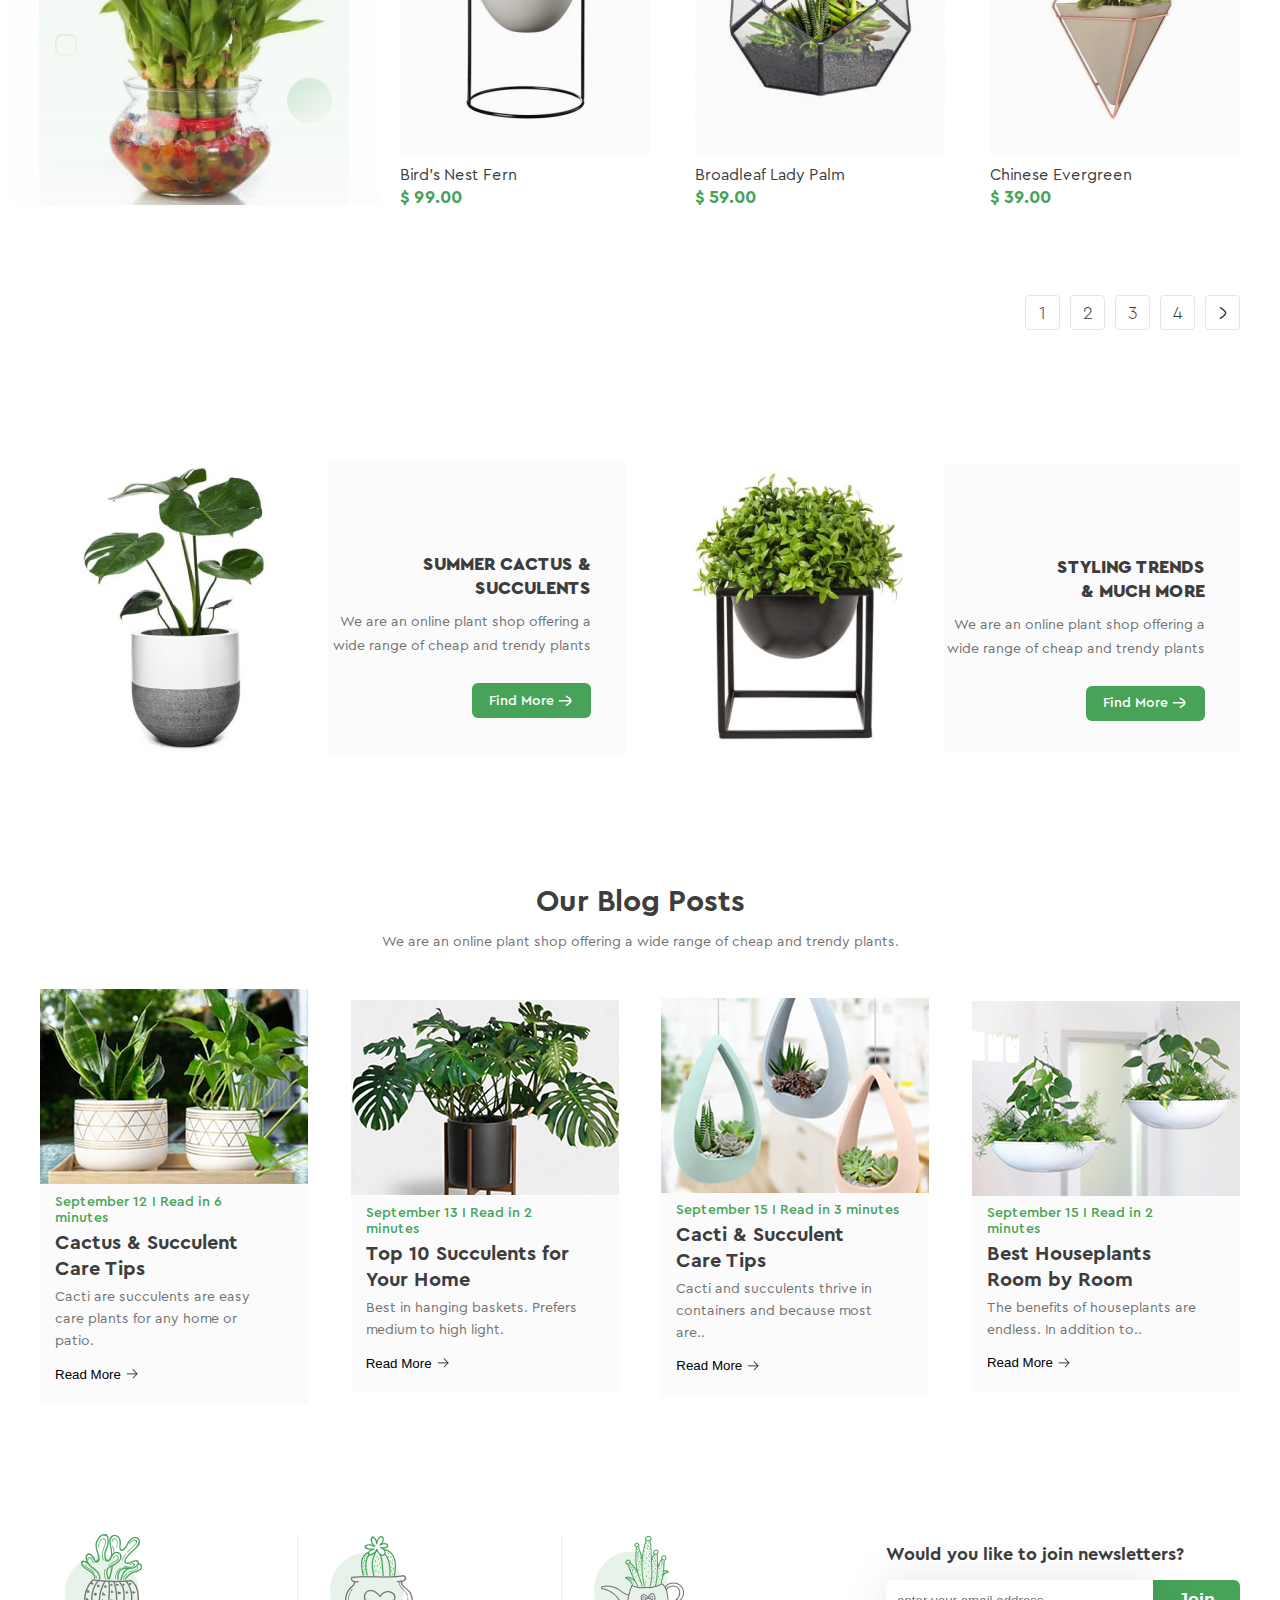
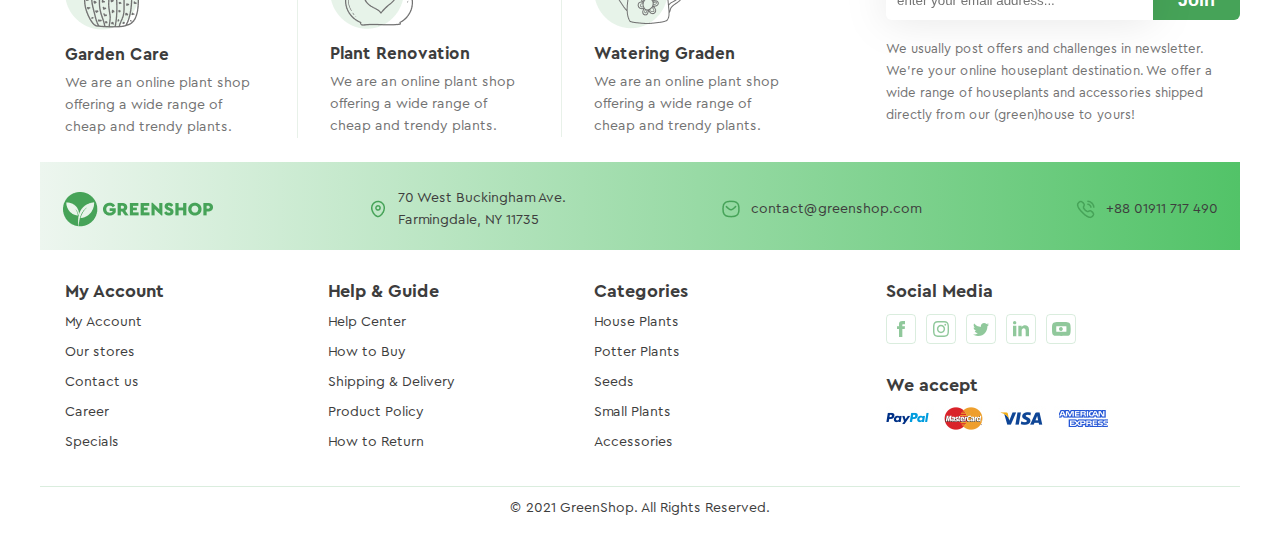
<file: hillel-main/hw11-background-practice/index.html>
<!DOCTYPE html>
<html lang="en">
  <head>
    <meta charset="UTF-8" />
    <meta name="viewport" content="width=device-width, initial-scale=1.0" />
    <link
      href="https://unpkg.com/boxicons@2.1.4/css/boxicons.min.css"
      rel="stylesheet"
    />
    <link rel="stylesheet" href="./fonts/font.css" />
    <link rel="stylesheet" href="./css/styles.css" />
    <link rel="stylesheet" href="./css/reset.css" />
    <title>Green Shop</title>
  </head>
  <body>
    <div class="wrapper">
      <header class="header">
        <div class="container">
          <div class="header__body">
            <a href="#" class="logo">
              <div class="logo__img">
                <img src="./img/Logo.png" alt="logo icon" />
              </div>
            </a>

            <nav class="menu">
              <ul class="list">
                <li class="list__item">
                  <a href="#" class="list__link">Home</a>
                </li>

                <li class="list__item">
                  <a href="#" class="list__link">Shop</a>
                </li>

                <li class="list__item list__item-wrap">
                  <a href="#" class="list__link">Plant Care</a>
                  <ul class="sub-menu-primary">
                    <li class="sub-menu-primary__item">
                      <a href="#" class="sub-menu-primary__link">Drainage</a>
                    </li>

                    <li class="sub-menu-primary__item">
                      <a href="#" class="sub-menu-primary__link">Fungicides</a>
                    </li>

                    <li class="sub-menu-primary__item">
                      <a href="#" class="sub-menu-primary__link">Fertilizer</a>
                    </li>

                    <li class="sub-menu-primary__item sub-menu-item--secondary">
                      <a href="#" class="sub-menu-primary__link">Priming</a>
                      <i
                        class="bx bx-chevron-right sub-menu-primary__link--icon"
                      ></i>

                      <ul class="sub-menu-secondary__list">
                        <li class="sub-menu-secondary__item">
                          <a href="#" class="sub-menu-secondary__link"
                            >Universal</a
                          >
                        </li>

                        <li class="sub-menu-secondary__item">
                          <a href="#" class="sub-menu-secondary__link"
                            >For Ficus</a
                          >
                        </li>

                        <li class="sub-menu-secondary__item">
                          <a href="#" class="sub-menu-secondary__link"
                            >For Cacti</a
                          >
                        </li>

                        <li class="sub-menu-secondary__item">
                          <a href="#" class="sub-menu-secondary__link"
                            >For Citrus</a
                          >
                        </li>

                        <li class="sub-menu-secondary__item">
                          <a href="#" class="sub-menu-secondary__link"
                            >For those in bloom</a
                          >
                        </li>

                        <li class="sub-menu-secondary__item">
                          <a href="#" class="sub-menu-secondary__link"
                            >For Orchids</a
                          >
                        </li>
                      </ul>
                    </li>
                  </ul>
                </li>

                <li class="list__item">
                  <a href="#" class="list__link">Blogs</a>
                </li>
              </ul>
            </nav>

            <button type="button" class="header__btn btn">
              <div class="btn__img">
                <img src="./img/Group 4.png" alt="icon entry" />
              </div>
              <span class="btn__text">Login</span>
            </button>
          </div>
        </div>
      </header>

      <main class="main">
        <section class="hero">
          <div class="container">
            <div class="hero__body">
              <div class="hero__info">
                <span class="hero__info-sub-title">Welcome to GreenShop</span>
                <h1 class="hero__info-title">
                  Let’s Make a Better <span>Planet</span>
                </h1>
                <p class="hero__info-discription">
                  We are an online plant shop offering a wide range of cheap and
                  trendy plants. Use our plants to create an unique Urban
                  Jungle. Order your favorite plants!
                </p>
                <button type="button" class="hero__info-btn btn">
                  SHOP NOW
                </button>
              </div>

              <div class="hero__img">
                <div class="hero__img--large">
                  <img src="./img/01 1.png" alt="photo" />
                </div>

                <div class="hero__img--small">
                  <img src="./img/01 2.png" alt="photo" />
                </div>
              </div>
            </div>
          </div>
        </section>

        <div class="inner">
          <div class="container">
            <div class="inner__body">
              <div class="inner__body-wrapper">
                <aside class="categories">
                  <div class="categories__body body__categories">
                    <div class="body__categories-inner">
                      <h3 class="categories__title">Categories</h3>

                      <ul class="categories__list">
                        <li class="categories__item">
                          <a href="#" class="categories__link">House Plants</a>
                        </li>

                        <li class="categories__item">
                          <a href="#" class="categories__link">Potter Plants</a>
                        </li>

                        <li class="categories__item">
                          <a href="#" class="categories__link">Seeds</a>
                        </li>

                        <li class="categories__item">
                          <a href="#" class="categories__link">Small Plants</a>
                        </li>

                        <li class="categories__item">
                          <a href="#" class="categories__link">Big Plants</a>
                        </li>

                        <li class="categories__item">
                          <a href="#" class="categories__link">Succulents</a>
                        </li>

                        <li class="categories__item">
                          <a href="#" class="categories__link">Trerrariums</a>
                        </li>

                        <li class="categories__item">
                          <a href="#" class="categories__link">Gardening</a>
                        </li>

                        <li class="categories__item">
                          <a href="#" class="categories__link">Accessories</a>
                        </li>
                      </ul>
                    </div>

                    <div class="body__categories-img">
                      <img
                        src="./img/Super Sale Banner.png"
                        alt="Sale Banner"
                      />
                    </div>
                  </div>
                </aside>

                <div class="plants">
                  <nav class="plants__menu">
                    <ul class="plants__menu-list">
                      <li class="plants__menu-item">
                        <button type="button" class="plants__menu-btn">
                          All Plants
                        </button>
                      </li>
                      <li class="plants__menu-item">
                        <button type="button" class="plants__menu-btn">
                          New Arrivals
                        </button>
                      </li>
                      <li class="plants__menu-item">
                        <button type="button" class="plants__menu-btn">
                          Sale
                        </button>
                      </li>
                    </ul>

                    <div class="plants__menu-sorting sorting-menu">
                      <span>Sort by:</span>

                      <ul class="sorting-menu__list">
                        <li class="sorting-menu__item-btn">
                          <button type="button" class="sorting-menu__btn">
                            Default sorting
                            <img
                              src="./img/Arrow - Down 2.png"
                              alt="icon arrow down"
                            />
                          </button>
                        </li>
                      </ul>
                    </div>
                  </nav>

                  <ul class="sorting-menu__list">
                    <li class="sorting-menu__item">
                      <a href="#" class="sorting-menu__link">
                        <div class="sorting-menu__img">
                          <img src="./img/plant_1.png" alt="plant" />
                        </div>

                        <div class="sorting-menu__box">
                          <h4 class="sorting-menu__title">Barberton Daisy</h4>
                          <div class="sorting-menu__price">
                            <span>$</span>
                            <span>119.00</span>
                          </div>
                        </div>

                        <div class="sorting-menu__overlay">
                          <ul class="sorting-menu__overlay-list">
                            <li class="sorting-menu__overlay-item">
                              <button
                                type="button"
                                class="sorting-menu__overlay-btn"
                              >
                                <img
                                  src="./img/cart.png"
                                  alt="shopping cart icon"
                                />
                              </button>
                            </li>

                            <li class="sorting-menu__overlay-item">
                              <button
                                type="button"
                                class="sorting-menu__overlay-btn"
                              >
                                <img src="./img/heart .png" alt="heart icon" />
                              </button>
                            </li>

                            <li class="sorting-menu__overlay-item">
                              <button
                                type="button"
                                class="sorting-menu__overlay-btn"
                              >
                                <img src="./img/search.png" alt="" />
                              </button>
                            </li>
                          </ul>
                        </div>
                      </a>
                    </li>

                    <li class="sorting-menu__item">
                      <a href="#" class="sorting-menu__link">
                        <div class="sorting-menu__img">
                          <img src="./img/plant_2.png" alt="plant" />
                        </div>

                        <div class="sorting-menu__box">
                          <h4 class="sorting-menu__title">
                            Angel Wing Begonia
                          </h4>
                          <div class="sorting-menu__price">
                            <span>$</span>
                            <span>169.00</span>
                          </div>
                        </div>

                        <div class="sorting-menu__overlay">
                          <ul class="sorting-menu__overlay-list">
                            <li class="sorting-menu__overlay-item">
                              <button
                                type="button"
                                class="sorting-menu__overlay-btn"
                              >
                                <img
                                  src="./img/cart.png"
                                  alt="shopping cart icon"
                                />
                              </button>
                            </li>

                            <li class="sorting-menu__overlay-item">
                              <button
                                type="button"
                                class="sorting-menu__overlay-btn"
                              >
                                <img src="./img/heart .png" alt="heart icon" />
                              </button>
                            </li>

                            <li class="sorting-menu__overlay-item">
                              <button
                                type="button"
                                class="sorting-menu__overlay-btn"
                              >
                                <img src="./img/search.png" alt="" />
                              </button>
                            </li>
                          </ul>
                        </div>
                      </a>
                    </li>

                    <li class="sorting-menu__item">
                      <a href="#" class="sorting-menu__link">
                        <div class="sorting-menu__img">
                          <img src="./img/plant_3.png" alt="plant" />
                          <div class="sorting-menu__label">
                            <span class="sorting-menu__label--deg">13%</span>
                            <span class="sorting-menu__label--text">OFF</span>
                          </div>
                        </div>

                        <div class="sorting-menu__box">
                          <h4 class="sorting-menu__title">African Violet</h4>
                          <div class="sorting-menu__price">
                            <span>$</span>
                            <span>199.00</span>
                          </div>
                        </div>

                        <div class="sorting-menu__overlay">
                          <ul class="sorting-menu__overlay-list">
                            <li class="sorting-menu__overlay-item">
                              <button
                                type="button"
                                class="sorting-menu__overlay-btn"
                              >
                                <img
                                  src="./img/cart.png"
                                  alt="shopping cart icon"
                                />
                              </button>
                            </li>

                            <li class="sorting-menu__overlay-item">
                              <button
                                type="button"
                                class="sorting-menu__overlay-btn"
                              >
                                <img src="./img/heart .png" alt="heart icon" />
                              </button>
                            </li>

                            <li class="sorting-menu__overlay-item">
                              <button
                                type="button"
                                class="sorting-menu__overlay-btn"
                              >
                                <img src="./img/search.png" alt="" />
                              </button>
                            </li>
                          </ul>
                        </div>
                      </a>
                    </li>

                    <li class="sorting-menu__item">
                      <a href="#" class="sorting-menu__link">
                        <div class="sorting-menu__img">
                          <img src="./img/plant_2.png" alt="plant" />
                          <div class="sorting-menu__label">
                            <span class="sorting-menu__label--deg">15%</span>
                            <span class="sorting-menu__label--text">OFF</span>
                          </div>
                        </div>

                        <div class="sorting-menu__box">
                          <h4 class="sorting-menu__title">Beach Spider Lily</h4>
                          <div class="sorting-menu__price">
                            <span>$</span>
                            <span>129.00</span>
                          </div>
                        </div>

                        <div class="sorting-menu__overlay">
                          <ul class="sorting-menu__overlay-list">
                            <li class="sorting-menu__overlay-item">
                              <button
                                type="button"
                                class="sorting-menu__overlay-btn"
                              >
                                <img
                                  src="./img/cart.png"
                                  alt="shopping cart icon"
                                />
                              </button>
                            </li>

                            <li class="sorting-menu__overlay-item">
                              <button
                                type="button"
                                class="sorting-menu__overlay-btn"
                              >
                                <img src="./img/heart .png" alt="heart icon" />
                              </button>
                            </li>

                            <li class="sorting-menu__overlay-item">
                              <button
                                type="button"
                                class="sorting-menu__overlay-btn"
                              >
                                <img src="./img/search.png" alt="" />
                              </button>
                            </li>
                          </ul>
                        </div>
                      </a>
                    </li>

                    <li class="sorting-menu__item">
                      <a href="#" class="sorting-menu__link">
                        <div class="sorting-menu__img">
                          <img src="./img/plant_5.png" alt="plant" />
                        </div>

                        <div class="sorting-menu__box">
                          <h4 class="sorting-menu__title">
                            Blushing Bromeliad
                          </h4>
                          <div class="sorting-menu__price">
                            <span>$</span>
                            <span>139.00</span>
                          </div>
                        </div>

                        <div class="sorting-menu__overlay">
                          <ul class="sorting-menu__overlay-list">
                            <li class="sorting-menu__overlay-item">
                              <button
                                type="button"
                                class="sorting-menu__overlay-btn"
                              >
                                <img
                                  src="./img/cart.png"
                                  alt="shopping cart icon"
                                />
                              </button>
                            </li>

                            <li class="sorting-menu__overlay-item">
                              <button
                                type="button"
                                class="sorting-menu__overlay-btn"
                              >
                                <img src="./img/heart .png" alt="heart icon" />
                              </button>
                            </li>

                            <li class="sorting-menu__overlay-item">
                              <button
                                type="button"
                                class="sorting-menu__overlay-btn"
                              >
                                <img src="./img/search.png" alt="" />
                              </button>
                            </li>
                          </ul>
                        </div>
                      </a>
                    </li>

                    <li class="sorting-menu__item">
                      <a href="#" class="sorting-menu__link">
                        <div class="sorting-menu__img">
                          <img src="./img/plant_6.png" alt="plant" />
                        </div>

                        <div class="sorting-menu__box">
                          <h4 class="sorting-menu__title">Aluminum Plant</h4>
                          <div class="sorting-menu__price">
                            <span>$</span>
                            <span>179.00</span>
                          </div>
                        </div>

                        <div class="sorting-menu__overlay">
                          <ul class="sorting-menu__overlay-list">
                            <li class="sorting-menu__overlay-item">
                              <button
                                type="button"
                                class="sorting-menu__overlay-btn"
                              >
                                <img
                                  src="./img/cart.png"
                                  alt="shopping cart icon"
                                />
                              </button>
                            </li>

                            <li class="sorting-menu__overlay-item">
                              <button
                                type="button"
                                class="sorting-menu__overlay-btn"
                              >
                                <img src="./img/heart .png" alt="heart icon" />
                              </button>
                            </li>

                            <li class="sorting-menu__overlay-item">
                              <button
                                type="button"
                                class="sorting-menu__overlay-btn"
                              >
                                <img src="./img/search.png" alt="" />
                              </button>
                            </li>
                          </ul>
                        </div>
                      </a>
                    </li>

                    <li class="sorting-menu__item">
                      <a href="#" class="sorting-menu__link">
                        <div class="sorting-menu__img">
                          <img src="./img/plant_7.png" alt="plant" />
                        </div>

                        <div class="sorting-menu__box">
                          <h4 class="sorting-menu__title">Bird's Nest Fern</h4>
                          <div class="sorting-menu__price">
                            <span>$</span>
                            <span>99.00</span>
                          </div>
                        </div>

                        <div class="sorting-menu__overlay">
                          <ul class="sorting-menu__overlay-list">
                            <li class="sorting-menu__overlay-item">
                              <button
                                type="button"
                                class="sorting-menu__overlay-btn"
                              >
                                <img
                                  src="./img/cart.png"
                                  alt="shopping cart icon"
                                />
                              </button>
                            </li>

                            <li class="sorting-menu__overlay-item">
                              <button
                                type="button"
                                class="sorting-menu__overlay-btn"
                              >
                                <img src="./img/heart .png" alt="heart icon" />
                              </button>
                            </li>

                            <li class="sorting-menu__overlay-item">
                              <button
                                type="button"
                                class="sorting-menu__overlay-btn"
                              >
                                <img src="./img/search.png" alt="" />
                              </button>
                            </li>
                          </ul>
                        </div>
                      </a>
                    </li>

                    <li class="sorting-menu__item">
                      <a href="#" class="sorting-menu__link">
                        <div class="sorting-menu__img">
                          <img src="./img/plant_8.png" alt="plant" />
                        </div>

                        <div class="sorting-menu__box">
                          <h4 class="sorting-menu__title">
                            Broadleaf Lady Palm
                          </h4>
                          <div class="sorting-menu__price">
                            <span>$</span>
                            <span>59.00</span>
                          </div>
                        </div>

                        <div class="sorting-menu__overlay">
                          <ul class="sorting-menu__overlay-list">
                            <li class="sorting-menu__overlay-item">
                              <button
                                type="button"
                                class="sorting-menu__overlay-btn"
                              >
                                <img
                                  src="./img/cart.png"
                                  alt="shopping cart icon"
                                />
                              </button>
                            </li>

                            <li class="sorting-menu__overlay-item">
                              <button
                                type="button"
                                class="sorting-menu__overlay-btn"
                              >
                                <img src="./img/heart .png" alt="heart icon" />
                              </button>
                            </li>

                            <li class="sorting-menu__overlay-item">
                              <button
                                type="button"
                                class="sorting-menu__overlay-btn"
                              >
                                <img src="./img/search.png" alt="" />
                              </button>
                            </li>
                          </ul>
                        </div>
                      </a>
                    </li>

                    <li class="sorting-menu__item">
                      <a href="#" class="sorting-menu__link">
                        <div class="sorting-menu__img">
                          <img src="./img/plant_9.png" alt="plant" />
                          <div class="sorting-menu__label">
                            <span class="sorting-menu__label--deg">23%</span>
                            <span class="sorting-menu__label--text">OFF</span>
                          </div>
                        </div>

                        <div class="sorting-menu__box">
                          <h4 class="sorting-menu__title">Chinese Evergreen</h4>
                          <div class="sorting-menu__price">
                            <span>$</span>
                            <span>39.00</span>
                          </div>
                        </div>

                        <div class="sorting-menu__overlay">
                          <ul class="sorting-menu__overlay-list">
                            <li class="sorting-menu__overlay-item">
                              <button
                                type="button"
                                class="sorting-menu__overlay-btn"
                              >
                                <img
                                  src="./img/cart.png"
                                  alt="shopping cart icon"
                                />
                              </button>
                            </li>

                            <li class="sorting-menu__overlay-item">
                              <button
                                type="button"
                                class="sorting-menu__overlay-btn"
                              >
                                <img src="./img/heart .png" alt="heart icon" />
                              </button>
                            </li>

                            <li class="sorting-menu__overlay-item">
                              <button
                                type="button"
                                class="sorting-menu__overlay-btn"
                              >
                                <img src="./img/search.png" alt="" />
                              </button>
                            </li>
                          </ul>
                        </div>
                      </a>
                    </li>
                  </ul>
                </div>
              </div>

              <ul class="sorting-menu__pagination-menu">
                <li class="sorting-menu__pagination-item">
                  <a href="#" class="sorting-menu__pagination-link">1</a>
                </li>

                <li class="sorting-menu__pagination-item">
                  <a href="#" class="sorting-menu__pagination-link">2</a>
                </li>

                <li class="sorting-menu__pagination-item">
                  <a href="#" class="sorting-menu__pagination-link">3</a>
                </li>

                <li class="sorting-menu__pagination-item">
                  <a href="#" class="sorting-menu__pagination-link">4</a>
                </li>

                <li class="sorting-menu__pagination-item">
                  <a href="#" class="sorting-menu__pagination-link">
                    <div class="sorting-menu__pagination-img">
                      <img src="./img/Arrow - Right 2.png" alt="icon arrow" />
                    </div>
                  </a>
                </li>
              </ul>
            </div>
          </div>
        </div>

        <div class="offering">
          <div class="container">
            <div class="offering__body">
              <ul class="offering__list">
                <li class="offering__item">
                  <div class="offering__item-img">
                    <img src="./img/image-14.png" alt="plant" />
                  </div>

                  <div class="offering__item-info">
                    <h3 class="offering__item-title">
                      Summer cactus & succulents
                    </h3>
                    <p class="offering_item-text">
                      We are an online plant shop offering a wide range of cheap
                      and trendy plants
                    </p>
                    <a href="#" class="offering_item-link btn"
                      >Find More
                      <div class="offering_item-link--img">
                        <img
                          src="./img/arrow_right-white.png"
                          alt="arrow right"
                        />
                      </div>
                    </a>
                  </div>
                </li>

                <li class="offering__item">
                  <div class="offering__item-img">
                    <img src="./img/image-15.png" alt="plant" />
                  </div>

                  <div class="offering__item-info">
                    <h3 class="offering__item-title">
                      Styling Trends <br />
                      & much more
                    </h3>
                    <p class="offering_item-text">
                      We are an online plant shop offering a wide range of cheap
                      and trendy plants
                    </p>
                    <a href="#" class="offering_item-link btn"
                      >Find More
                      <div class="offering_item-link--img">
                        <img
                          src="./img/arrow_right-white.png"
                          alt="arrow right"
                        />
                      </div>
                    </a>
                  </div>
                </li>
              </ul>
            </div>
          </div>
        </div>

        <section class="blog">
          <div class="container">
            <div class="blog__body">
              <h2 class="blog__title">Our Blog Posts</h2>
              <p class="blog__discription">
                We are an online plant shop offering a wide range of cheap and
                trendy plants.
              </p>

              <ul class="blog__list">
                <li class="blog__item">
                  <div class="blog__item-img">
                    <img src="./img/01.jpg" alt="decor" />
                  </div>
                  <div class="blog__item-info">
                    <div class="blog__item-date">
                      <span>September</span>
                      <span>12</span>
                      <span>I Read in</span>
                      <span>6</span>
                      <span>minutes</span>
                    </div>
                    <h4 class="blog__item-title">
                      Cactus & Succulent Care Tips
                    </h4>
                    <p class="blog__item-text">
                      Cacti are succulents are easy care plants for any home or
                      patio.
                    </p>
                    <button class="blog__item-btn">
                      Read More
                      <div class="blog__item-btn--img">
                        <img
                          src="./img/arrow_right-black.png"
                          alt="arrow right"
                        />
                      </div>
                    </button>
                  </div>
                </li>

                <li class="blog__item">
                  <div class="blog__item-img">
                    <img src="./img/02.jpg" alt="decor" />
                  </div>

                  <div class="blog__item-info">
                    <div class="blog__item-date">
                      <span>September</span>
                      <span>13</span>
                      <span>I Read in</span>
                      <span>2</span>
                      <span>minutes</span>
                    </div>
                    <h4 class="blog__item-title">
                      Top 10 Succulents for Your Home
                    </h4>
                    <p class="blog__item-text">
                      Best in hanging baskets. Prefers medium to high light.
                    </p>
                    <button class="blog__item-btn">
                      Read More
                      <div class="blog__item-btn--img">
                        <img
                          src="./img/arrow_right-black.png"
                          alt="arrow right"
                        />
                      </div>
                    </button>
                  </div>
                </li>

                <li class="blog__item">
                  <div class="blog__item-img">
                    <img src="./img/03.jpg" alt="decor" />
                  </div>

                  <div class="blog__item-info">
                    <div class="blog__item-date">
                      <span>September</span>
                      <span>15</span>
                      <span>I Read in</span>
                      <span>3</span>
                      <span>minutes</span>
                    </div>
                    <h4 class="blog__item-title">
                      Cacti & Succulent <br />
                      Care Tips
                    </h4>
                    <p class="blog__item-text">
                      Cacti and succulents thrive in containers and because most
                      are..
                    </p>
                    <button class="blog__item-btn">
                      Read More
                      <div class="blog__item-btn--img">
                        <img
                          src="./img/arrow_right-black.png"
                          alt="arrow right"
                        />
                      </div>
                    </button>
                  </div>
                </li>

                <li class="blog__item">
                  <div class="blog__item-img">
                    <img src="./img/04.jpg" alt="decor" />
                  </div>

                  <div class="blog__item-info">
                    <div class="blog__item-date">
                      <span>September</span>
                      <span>15</span>
                      <span>I Read in</span>
                      <span>2</span>
                      <span>minutes</span>
                    </div>
                    <h4 class="blog__item-title">
                      Best Houseplants Room by Room
                    </h4>
                    <p class="blog__item-text">
                      The benefits of houseplants are endless. In addition to..
                    </p>
                    <button class="blog__item-btn">
                      Read More
                      <div class="blog__item-btn--img">
                        <img
                          src="./img/arrow_right-black.png"
                          alt="arrow right"
                        />
                      </div>
                    </button>
                  </div>
                </li>
              </ul>
            </div>
          </div>
        </section>

        <div class="newsletters">
          <div class="container">
            <div class="newsletters__body">
              <div class="newsletters__offer offer-newsletters">
                <ul class="offer-newsletters__list">
                  <li class="offer-newsletters__item">
                    <div class="offer-newsletters__img">
                      <img src="./img/Picture.png" alt="plant" />
                    </div>

                    <h3 class="offer-newsletters__title">Garden Care</h3>

                    <p class="offer-newsletters__info">
                      We are an online plant shop offering a wide range of cheap
                      and trendy plants.
                    </p>
                  </li>

                  <li class="offer-newsletters__item">
                    <div class="offer-newsletters__img">
                      <img src="./img/Picture_1.png" alt="plant" />
                    </div>

                    <h3 class="offer-newsletters__title">Plant Renovation</h3>

                    <p class="offer-newsletters__info">
                      We are an online plant shop offering a wide range of cheap
                      and trendy plants.
                    </p>
                  </li>

                  <li class="offer-newsletters__item">
                    <div class="offer-newsletters__img">
                      <img src="./img/Picture-2.png" alt="plant" />
                    </div>

                    <h3 class="offer-newsletters__title">Watering Graden</h3>

                    <p class="offer-newsletters__info">
                      We are an online plant shop offering a wide range of cheap
                      and trendy plants.
                    </p>
                  </li>
                </ul>
              </div>

              <div class="newsletters__info info-newsletters">
                <h3 class="newsletters__title">
                  Would you like to join newsletters?
                </h3>

                <form class="info-newsletters__form" action="#">
                  <input
                    class="info-newsletters__input"
                    type="email"
                    name=""
                    id=""
                    placeholder="enter your email address..."
                  />
                  <button class="info-newsletters__btn" type="submit">
                    Join
                  </button>
                </form>

                <p class="newsletters__info">
                  We usually post offers and challenges in newsletter. We’re
                  your online houseplant destination. We offer a wide range of
                  houseplants and accessories shipped directly from our
                  (green)house to yours!
                </p>
              </div>
            </div>
          </div>
        </div>

        <div class="contacts">
          <div class="container">
            <div class="contacts__body">
              <a href="#" class="contacts__img-box">
                <img src="./img/Logo.png" alt="logo" />
              </a>

              <div class="contacts__address-box">
                <div class="contacts__address-img">
                  <img src="./img/Icon-address.png" alt="icon address" />
                </div>

                <span class="contacts__address-text">
                  70 West Buckingham Ave. <br />
                  Farmingdale, NY 11735
                </span>
              </div>

              <div class="contacts__mail-box">
                <div class="contacts__mail-img">
                  <img src="./img/icon-mail.png" alt="icon mail" />
                </div>

                <a
                  class="contacts__mail-text"
                  href="mailto:contact@greenshop.com"
                  >contact@greenshop.com</a
                >
              </div>

              <div class="contacts__tel-box">
                <div class="contacts__tel-img">
                  <img src="./img/icon-tel.png" alt="icon tel" />
                </div>

                <a class="contacts__tel-number" href="tel:+8801911717490"
                  >+88 01911 717 490</a
                >
              </div>
            </div>
          </div>
        </div>
      </main>

      <footer class="footer">
        <div class="container">
          <div class="footer__body">
            <div class="footer__top">
              <nav class="footer__nav">
                <div class="footer__inner col1">

                  <h3 class="menu-footer__title">My Account</h3>

                  <ul class="menu-footer__list">
                    <li class="menu-footer__item">
                      <a href="#" class="menu-footer__link">My Account</a>
                    </li>
                    <li class="menu-footer__item">
                      <a href="#" class="menu-footer__link">Our stores</a>
                    </li>
                    <li class="menu-footer__item">
                      <a href="#" class="menu-footer__link">Contact us</a>
                    </li>
                    <li class="menu-footer__item">
                      <a href="#" class="menu-footer__link">Career</a>
                    </li>
                    <li class="menu-footer__item">
                      <a href="#" class="menu-footer__link">Specials</a>
                    </li>
                  </ul>
                </div>

                <div class="footer__inner col2">
                  <h3 class="menu-footer__title">Help & Guide</h3>


                  <ul class="menu-footer__list">
                    <li class="menu-footer__item">
                      <a href="#" class="menu-footer__link">Help Center</a>
                    </li>
                    <li class="menu-footer__item">
                      <a href="#" class="menu-footer__link">How to Buy</a>
                    </li>
                    <li class="menu-footer__item">
                      <a href="#" class="menu-footer__link">Shipping & Delivery</a>
                    </li>
                    <li class="menu-footer__item">
                      <a href="#" class="menu-footer__link">Product Policy</a>
                    </li>
                    <li class="menu-footer__item">
                      <a href="#" class="menu-footer__link">How to Return</a>
                    </li>
                  </ul>
                </div>


                <div class="footer__inner col3">
                  <h3 class="menu-footer__title">Categories</h3>

                  <ul class="menu-footer__list">
                    <li class="menu-footer__item">
                      <a href="#" class="menu-footer__link">House Plants</a>
                    </li>
                    <li class="menu-footer__item">
                      <a href="#" class="menu-footer__link">Potter Plants</a>
                    </li>
                    <li class="menu-footer__item">
                      <a href="#" class="menu-footer__link">Seeds</a>
                    </li>
                    <li class="menu-footer__item">
                      <a href="#" class="menu-footer__link">Small Plants</a>
                    </li>
                    <li class="menu-footer__item">
                      <a href="#" class="menu-footer__link">Accessories</a>
                    </li>
                  </ul>
                </div>
              </nav>

              <div class="footer__col4">
                <div class="footer__social">
                  <h3 class="footer__social-title">Social Media</h3>

                  <ul class="footer__social-list">
                    <li class="footer__social-item">
                      <a href="#" class="footer__social-link">
                        <img src="./img/Facebook.svg" alt="fb" class="footer__social-img">
                      </a>
                    </li>

                    <li class="footer__social-item">
                      <a href="#" class="footer__social-link">
                        <img src="./img/Instagram.svg" alt="Instagram" class="footer__social-img">
                      </a>
                    </li>

                    <li class="footer__social-item">
                      <a href="#" class="footer__social-link">
                        <img src="./img/Twitter.svg" alt="Twitter" class="footer__social-img">
                      </a>
                    </li>

                    <li class="footer__social-item">
                      <a href="#" class="footer__social-link">
                        <img src="./img/Linkedin.svg" alt="Linkedin" class="footer__social-img">
                      </a>
                    </li>

                    <li class="footer__social-item">
                      <a href="#" class="footer__social-link">
                        <img src="./img/Union.svg" alt="Union" class="footer__social-img">
                      </a>
                    </li>
                  </ul>
                </div>

                <div class="footer__accept">
                  <h3 class="footer__accept-title">We accept</h3>

                  <div class="footer__accept-img">
                    <img src="./img/image16.png" alt="icons">
                  </div>
                </div>
              </div>
            </div>

            <div class="footer__botom">
              <span>© 2021 GreenShop. All Rights Reserved.</span>
            </div>
          </div>
        </div>
      </footer>
    </div>
  </body>
</html>
</file>
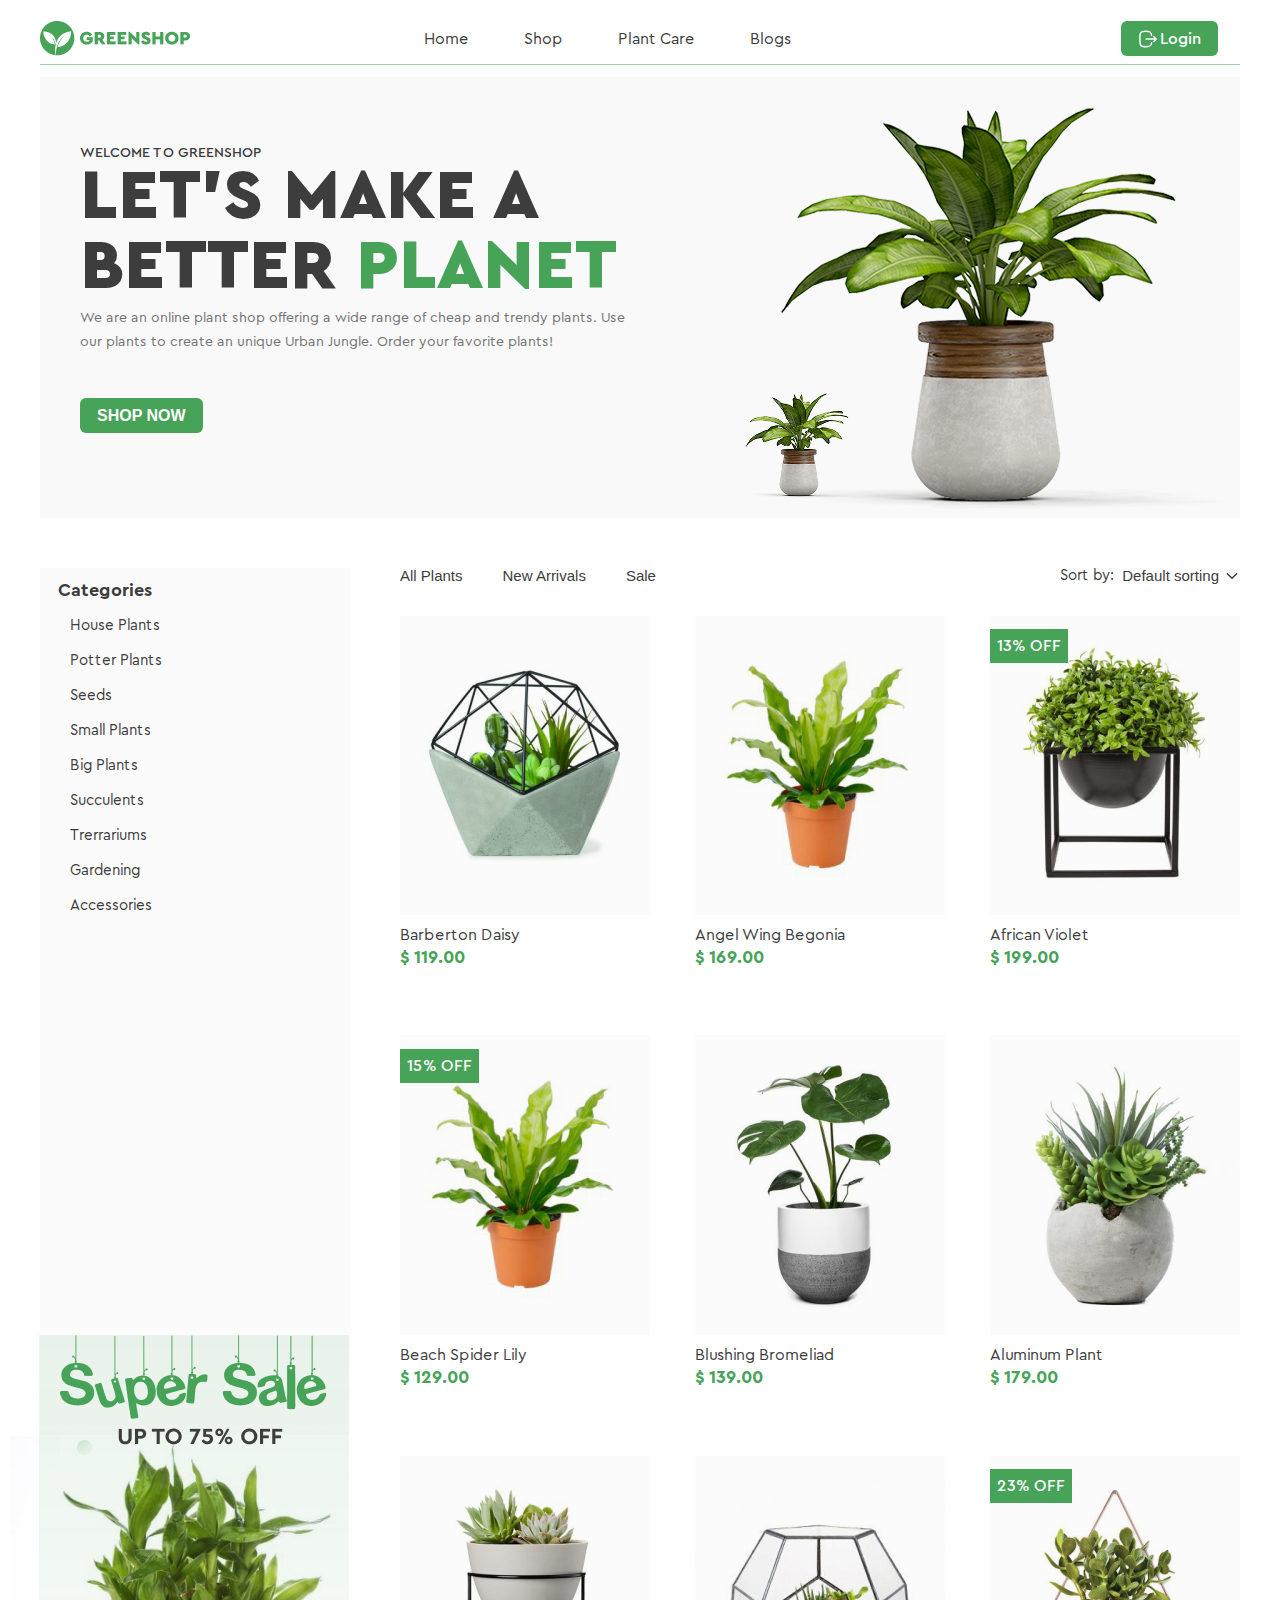
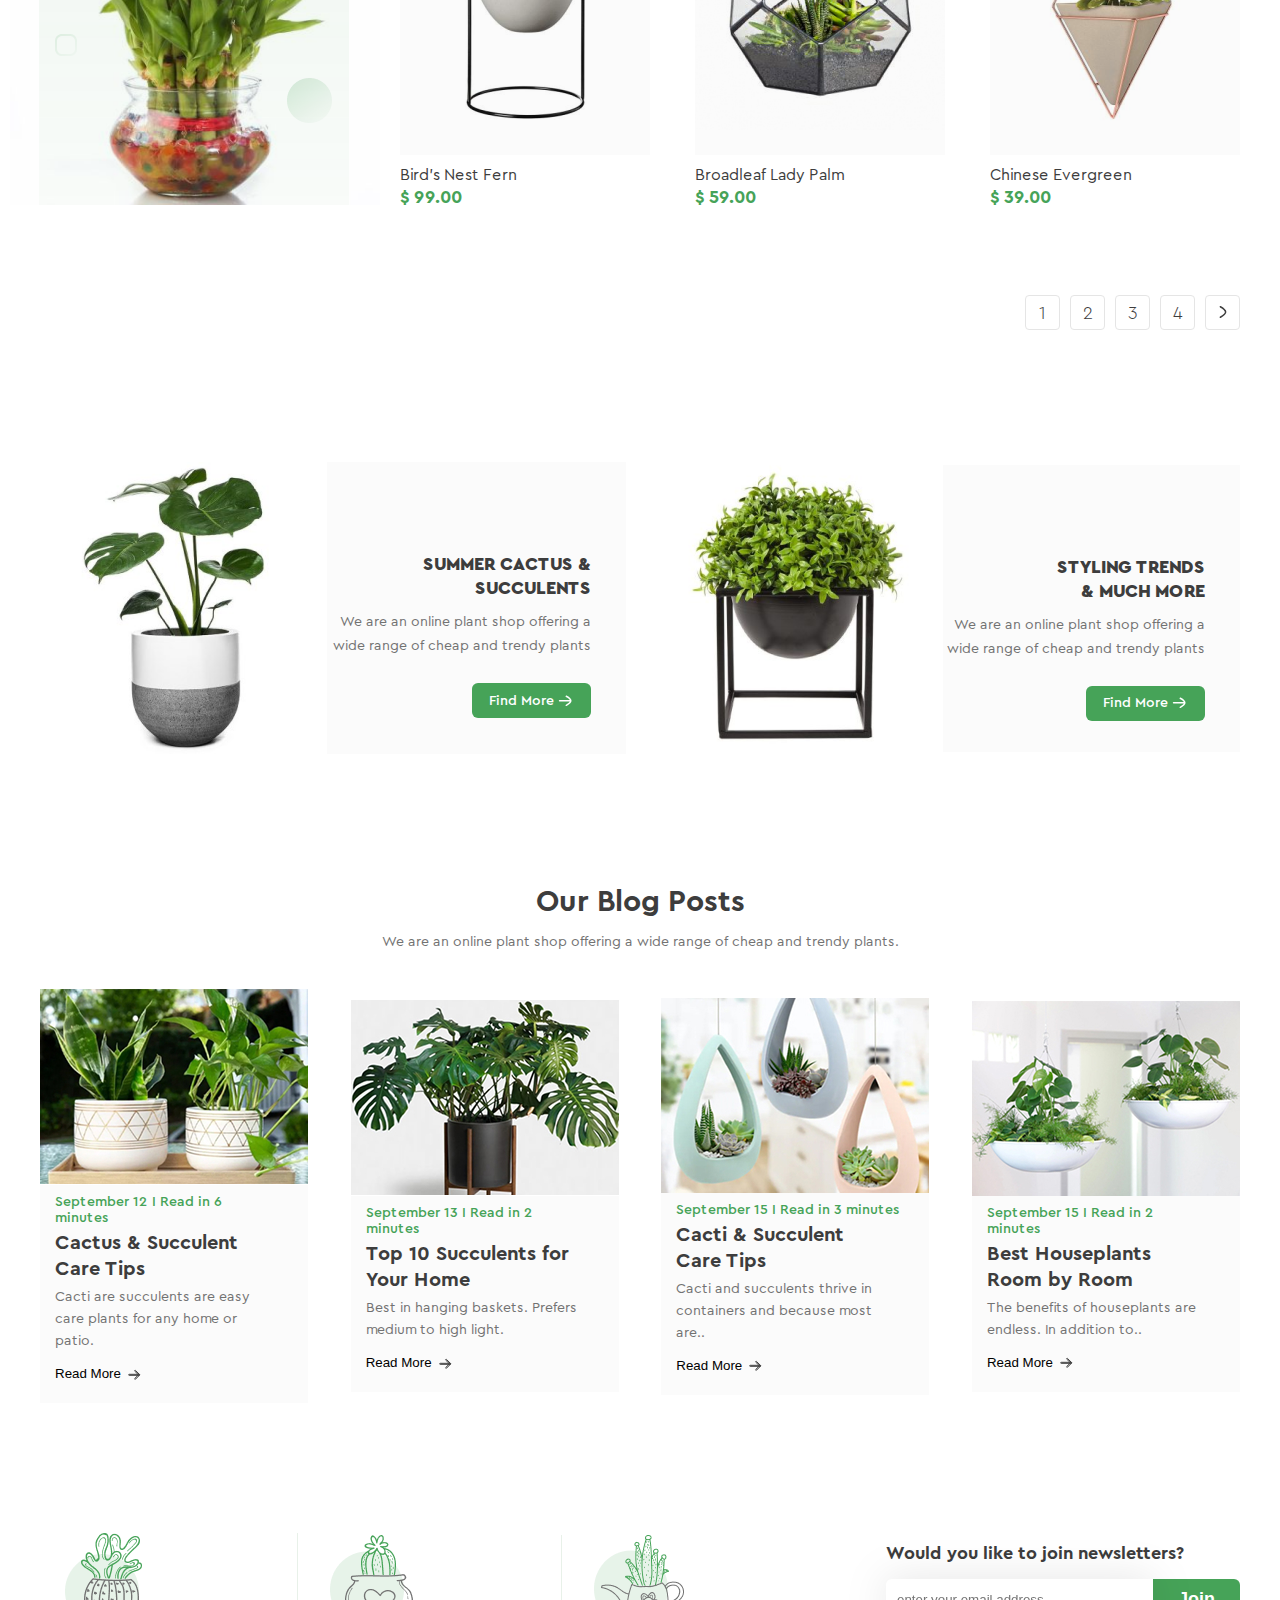
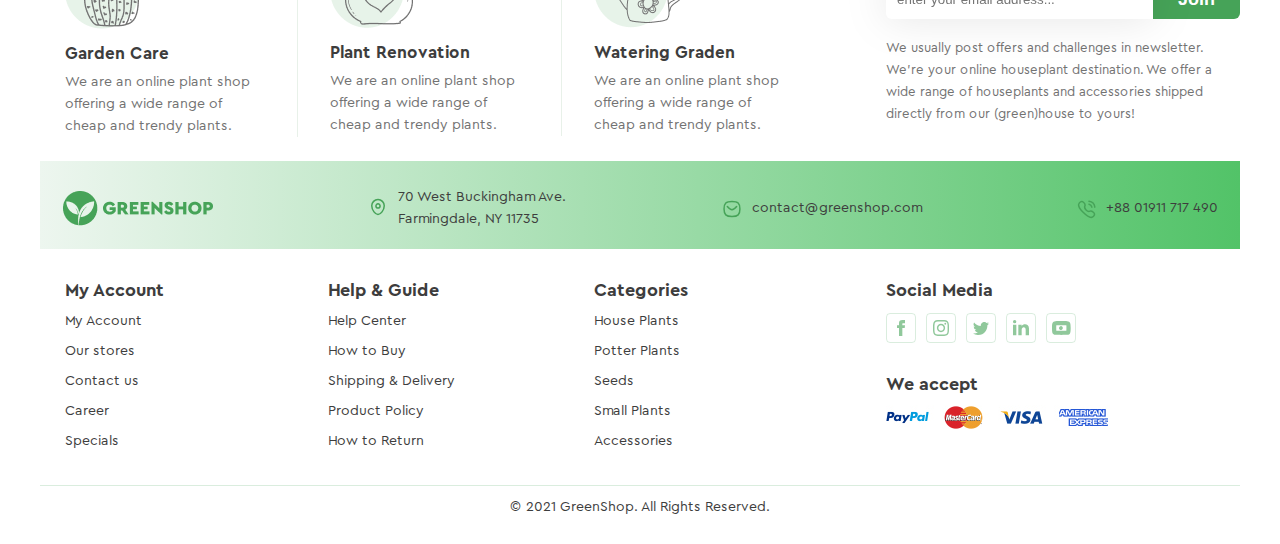
<file: hillel-main/hw12/index.html>
<!DOCTYPE html>
<html lang="en">
  <head>
    <meta charset="UTF-8" />
    <meta name="viewport" content="width=device-width, initial-scale=1.0" />
    <link
      href="https://unpkg.com/boxicons@2.1.4/css/boxicons.min.css"
      rel="stylesheet"
    />
    <link rel="stylesheet" href="./fonts/font.css" />
    <link rel="stylesheet" href="./css/styles.css" />
    <link rel="stylesheet" href="./css/reset.css" />
    <title>Green Shop</title>
  </head>
  <body>
    <div class="wrapper">
      <header class="header">
        <div class="container">
          <div class="header__body">
            <a href="#" class="logo">
              <div class="logo__img">
                <img src="./img/Logo.png" alt="logo icon" />
              </div>
            </a>

            <nav class="menu">
              <ul class="list">
                <li class="list__item">
                  <a href="#" class="list__link">Home</a>
                </li>

                <li class="list__item">
                  <a href="#" class="list__link">Shop</a>
                </li>

                <li class="list__item list__item-wrap">
                  <a href="#" class="list__link">Plant Care</a>
                  <ul class="sub-menu-primary">
                    <li class="sub-menu-primary__item">
                      <a href="#" class="sub-menu-primary__link">Drainage</a>
                    </li>

                    <li class="sub-menu-primary__item">
                      <a href="#" class="sub-menu-primary__link">Fungicides</a>
                    </li>

                    <li class="sub-menu-primary__item">
                      <a href="#" class="sub-menu-primary__link">Fertilizer</a>
                    </li>

                    <li class="sub-menu-primary__item sub-menu-item--secondary">
                      <a href="#" class="sub-menu-primary__link">Priming</a>
                      <i
                        class="bx bx-chevron-right sub-menu-primary__link--icon"
                      ></i>

                      <ul class="sub-menu-secondary__list">
                        <li class="sub-menu-secondary__item">
                          <a href="#" class="sub-menu-secondary__link"
                            >Universal</a
                          >
                        </li>

                        <li class="sub-menu-secondary__item">
                          <a href="#" class="sub-menu-secondary__link"
                            >For Ficus</a
                          >
                        </li>

                        <li class="sub-menu-secondary__item">
                          <a href="#" class="sub-menu-secondary__link"
                            >For Cacti</a
                          >
                        </li>

                        <li class="sub-menu-secondary__item">
                          <a href="#" class="sub-menu-secondary__link"
                            >For Citrus</a
                          >
                        </li>

                        <li class="sub-menu-secondary__item">
                          <a href="#" class="sub-menu-secondary__link"
                            >For those in bloom</a
                          >
                        </li>

                        <li class="sub-menu-secondary__item">
                          <a href="#" class="sub-menu-secondary__link"
                            >For Orchids</a
                          >
                        </li>
                      </ul>
                    </li>
                  </ul>
                </li>

                <li class="list__item">
                  <a href="#" class="list__link">Blogs</a>
                </li>
              </ul>
            </nav>

            <a href="registration.html" class="header__btn btn">
              <div class="btn__img">
                <svg class="header__btn-icon">
                  <use xlink:href="sprite.svg#Logout"></use>
                </svg>
              </div>
              <span class="btn__text">Login</span>
            </a>
          </div>
        </div>
      </header>

      <main class="main">
        <section class="hero">
          <div class="container">
            <div class="hero__body">
              <div class="hero__info">
                <span class="hero__info-sub-title">Welcome to GreenShop</span>
                <h1 class="hero__info-title">
                  Let’s Make a Better <span>Planet</span>
                </h1>
                <p class="hero__info-discription">
                  We are an online plant shop offering a wide range of cheap and
                  trendy plants. Use our plants to create an unique Urban
                  Jungle. Order your favorite plants!
                </p>
                <button type="button" class="hero__info-btn btn">
                  SHOP NOW
                </button>
              </div>

              <div class="hero__img">
                <div class="hero__img--large">
                  <img src="./img/01 1.png" alt="photo" />
                </div>

                <div class="hero__img--small">
                  <img src="./img/01 2.png" alt="photo" />
                </div>
              </div>
            </div>
          </div>
        </section>

        <div class="inner">
          <div class="container">
            <div class="inner__body">
              <div class="inner__body-wrapper">
                <aside class="categories">
                  <div class="categories__body body__categories">
                    <div class="body__categories-inner">
                      <h3 class="categories__title">Categories</h3>

                      <ul class="categories__list">
                        <li class="categories__item">
                          <a href="#" class="categories__link">House Plants</a>
                        </li>

                        <li class="categories__item">
                          <a href="#" class="categories__link">Potter Plants</a>
                        </li>

                        <li class="categories__item">
                          <a href="#" class="categories__link">Seeds</a>
                        </li>

                        <li class="categories__item">
                          <a href="#" class="categories__link">Small Plants</a>
                        </li>

                        <li class="categories__item">
                          <a href="#" class="categories__link">Big Plants</a>
                        </li>

                        <li class="categories__item">
                          <a href="#" class="categories__link">Succulents</a>
                        </li>

                        <li class="categories__item">
                          <a href="#" class="categories__link">Trerrariums</a>
                        </li>

                        <li class="categories__item">
                          <a href="#" class="categories__link">Gardening</a>
                        </li>

                        <li class="categories__item">
                          <a href="#" class="categories__link">Accessories</a>
                        </li>
                      </ul>
                    </div>

                    <div class="body__categories-img">
                      <img
                        src="./img/Super Sale Banner.png"
                        alt="Sale Banner"
                      />
                    </div>
                  </div>
                </aside>

                <div class="plants">
                  <nav class="plants__menu">
                    <ul class="plants__menu-list">
                      <li class="plants__menu-item">
                        <button type="button" class="plants__menu-btn">
                          All Plants
                        </button>
                      </li>
                      <li class="plants__menu-item">
                        <button type="button" class="plants__menu-btn">
                          New Arrivals
                        </button>
                      </li>
                      <li class="plants__menu-item">
                        <button type="button" class="plants__menu-btn">
                          Sale
                        </button>
                      </li>
                    </ul>

                    <div class="plants__menu-sorting sorting-menu">
                      <span>Sort by:</span>

                      <ul class="sorting-menu__list">
                        <li class="sorting-menu__item-btn">
                          <button type="button" class="sorting-menu__btn">
                            Default sorting
                            <svg class="sorting-menu__icon">
                              <use xlink:href="sprite.svg#arrow-down"></use>
                            </svg>
                          </button>
                        </li>
                      </ul>
                    </div>
                  </nav>

                  <ul class="sorting-menu__list">
                    <li class="sorting-menu__item">
                      <a href="#" class="sorting-menu__link">
                        <div class="sorting-menu__img">
                          <img src="./img/plant_1.png" alt="plant" />
                        </div>

                        <div class="sorting-menu__box">
                          <h4 class="sorting-menu__title">Barberton Daisy</h4>
                          <div class="sorting-menu__price">
                            <span>$</span>
                            <span>119.00</span>
                          </div>
                        </div>

                        <div class="sorting-menu__overlay">
                          <ul class="sorting-menu__overlay-list">
                            <li class="sorting-menu__overlay-item">
                              <button
                                type="button"
                                class="sorting-menu__overlay-btn"
                              >
                                <svg class="shopping-cart">
                                  <use
                                    xlink:href="sprite.svg#shopping-cart"
                                  ></use>
                                </svg>
                              </button>
                            </li>

                            <li class="sorting-menu__overlay-item">
                              <button
                                type="button"
                                class="sorting-menu__overlay-btn"
                              >
                                <svg class="heart">
                                  <use xlink:href="sprite.svg#heart"></use>
                                </svg>
                              </button>
                            </li>

                            <li class="sorting-menu__overlay-item">
                              <button
                                type="button"
                                class="sorting-menu__overlay-btn"
                              >
                                <svg class="search">
                                  <use xlink:href="sprite.svg#search"></use>
                                </svg>
                              </button>
                            </li>
                          </ul>
                        </div>
                      </a>
                    </li>

                    <li class="sorting-menu__item">
                      <a href="#" class="sorting-menu__link">
                        <div class="sorting-menu__img">
                          <img src="./img/plant_2.png" alt="plant" />
                        </div>

                        <div class="sorting-menu__box">
                          <h4 class="sorting-menu__title">
                            Angel Wing Begonia
                          </h4>
                          <div class="sorting-menu__price">
                            <span>$</span>
                            <span>169.00</span>
                          </div>
                        </div>

                        <div class="sorting-menu__overlay">
                          <ul class="sorting-menu__overlay-list">
                            <li class="sorting-menu__overlay-item">
                              <button
                                type="button"
                                class="sorting-menu__overlay-btn"
                              >
                                <svg class="shopping-cart">
                                  <use
                                    xlink:href="sprite.svg#shopping-cart"
                                  ></use>
                                </svg>
                              </button>
                            </li>

                            <li class="sorting-menu__overlay-item">
                              <button
                                type="button"
                                class="sorting-menu__overlay-btn"
                              >
                                <svg class="heart">
                                  <use xlink:href="sprite.svg#heart"></use>
                                </svg>
                              </button>
                            </li>

                            <li class="sorting-menu__overlay-item">
                              <button
                                type="button"
                                class="sorting-menu__overlay-btn"
                              >
                                <svg class="search">
                                  <use xlink:href="sprite.svg#search"></use>
                                </svg>
                              </button>
                            </li>
                          </ul>
                        </div>
                      </a>
                    </li>

                    <li class="sorting-menu__item">
                      <a href="#" class="sorting-menu__link">
                        <div class="sorting-menu__img">
                          <img src="./img/plant_3.png" alt="plant" />
                          <div class="sorting-menu__label">
                            <span class="sorting-menu__label--deg">13%</span>
                            <span class="sorting-menu__label--text">OFF</span>
                          </div>
                        </div>

                        <div class="sorting-menu__box">
                          <h4 class="sorting-menu__title">African Violet</h4>
                          <div class="sorting-menu__price">
                            <span>$</span>
                            <span>199.00</span>
                          </div>
                        </div>

                        <div class="sorting-menu__overlay">
                          <ul class="sorting-menu__overlay-list">
                            <li class="sorting-menu__overlay-item">
                              <button
                                type="button"
                                class="sorting-menu__overlay-btn"
                              >
                                <svg class="shopping-cart">
                                  <use
                                    xlink:href="sprite.svg#shopping-cart"
                                  ></use>
                                </svg>
                              </button>
                            </li>

                            <li class="sorting-menu__overlay-item">
                              <button
                                type="button"
                                class="sorting-menu__overlay-btn"
                              >
                                <svg class="heart">
                                  <use xlink:href="sprite.svg#heart"></use>
                                </svg>
                              </button>
                            </li>

                            <li class="sorting-menu__overlay-item">
                              <button
                                type="button"
                                class="sorting-menu__overlay-btn"
                              >
                                <svg class="search">
                                  <use xlink:href="sprite.svg#search"></use>
                                </svg>
                              </button>
                            </li>
                          </ul>
                        </div>
                      </a>
                    </li>

                    <li class="sorting-menu__item">
                      <a href="#" class="sorting-menu__link">
                        <div class="sorting-menu__img">
                          <img src="./img/plant_2.png" alt="plant" />
                          <div class="sorting-menu__label">
                            <span class="sorting-menu__label--deg">15%</span>
                            <span class="sorting-menu__label--text">OFF</span>
                          </div>
                        </div>

                        <div class="sorting-menu__box">
                          <h4 class="sorting-menu__title">Beach Spider Lily</h4>
                          <div class="sorting-menu__price">
                            <span>$</span>
                            <span>129.00</span>
                          </div>
                        </div>

                        <div class="sorting-menu__overlay">
                          <ul class="sorting-menu__overlay-list">
                            <li class="sorting-menu__overlay-item">
                              <button
                                type="button"
                                class="sorting-menu__overlay-btn"
                              >
                                <svg class="shopping-cart">
                                  <use
                                    xlink:href="sprite.svg#shopping-cart"
                                  ></use>
                                </svg>
                              </button>
                            </li>

                            <li class="sorting-menu__overlay-item">
                              <button
                                type="button"
                                class="sorting-menu__overlay-btn"
                              >
                                <svg class="heart">
                                  <use xlink:href="sprite.svg#heart"></use>
                                </svg>
                              </button>
                            </li>

                            <li class="sorting-menu__overlay-item">
                              <button
                                type="button"
                                class="sorting-menu__overlay-btn"
                              >
                                <svg class="search">
                                  <use xlink:href="sprite.svg#search"></use>
                                </svg>
                              </button>
                            </li>
                          </ul>
                        </div>
                      </a>
                    </li>

                    <li class="sorting-menu__item">
                      <a href="#" class="sorting-menu__link">
                        <div class="sorting-menu__img">
                          <img src="./img/plant_5.png" alt="plant" />
                        </div>

                        <div class="sorting-menu__box">
                          <h4 class="sorting-menu__title">
                            Blushing Bromeliad
                          </h4>
                          <div class="sorting-menu__price">
                            <span>$</span>
                            <span>139.00</span>
                          </div>
                        </div>

                        <div class="sorting-menu__overlay">
                          <ul class="sorting-menu__overlay-list">
                            <li class="sorting-menu__overlay-item">
                              <button
                                type="button"
                                class="sorting-menu__overlay-btn"
                              >
                                <svg class="shopping-cart">
                                  <use
                                    xlink:href="sprite.svg#shopping-cart"
                                  ></use>
                                </svg>
                              </button>
                            </li>

                            <li class="sorting-menu__overlay-item">
                              <button
                                type="button"
                                class="sorting-menu__overlay-btn"
                              >
                                <svg class="heart">
                                  <use xlink:href="sprite.svg#heart"></use>
                                </svg>
                              </button>
                            </li>

                            <li class="sorting-menu__overlay-item">
                              <button
                                type="button"
                                class="sorting-menu__overlay-btn"
                              >
                                <svg class="search">
                                  <use xlink:href="sprite.svg#search"></use>
                                </svg>
                              </button>
                            </li>
                          </ul>
                        </div>
                      </a>
                    </li>

                    <li class="sorting-menu__item">
                      <a href="#" class="sorting-menu__link">
                        <div class="sorting-menu__img">
                          <img src="./img/plant_6.png" alt="plant" />
                        </div>

                        <div class="sorting-menu__box">
                          <h4 class="sorting-menu__title">Aluminum Plant</h4>
                          <div class="sorting-menu__price">
                            <span>$</span>
                            <span>179.00</span>
                          </div>
                        </div>

                        <div class="sorting-menu__overlay">
                          <ul class="sorting-menu__overlay-list">
                            <li class="sorting-menu__overlay-item">
                              <button
                                type="button"
                                class="sorting-menu__overlay-btn"
                              >
                                <svg class="shopping-cart">
                                  <use
                                    xlink:href="sprite.svg#shopping-cart"
                                  ></use>
                                </svg>
                              </button>
                            </li>

                            <li class="sorting-menu__overlay-item">
                              <button
                                type="button"
                                class="sorting-menu__overlay-btn"
                              >
                                <svg class="heart">
                                  <use xlink:href="sprite.svg#heart"></use>
                                </svg>
                              </button>
                            </li>

                            <li class="sorting-menu__overlay-item">
                              <button
                                type="button"
                                class="sorting-menu__overlay-btn"
                              >
                                <svg class="search">
                                  <use xlink:href="sprite.svg#search"></use>
                                </svg>
                              </button>
                            </li>
                          </ul>
                        </div>
                      </a>
                    </li>

                    <li class="sorting-menu__item">
                      <a href="#" class="sorting-menu__link">
                        <div class="sorting-menu__img">
                          <img src="./img/plant_7.png" alt="plant" />
                        </div>

                        <div class="sorting-menu__box">
                          <h4 class="sorting-menu__title">Bird's Nest Fern</h4>
                          <div class="sorting-menu__price">
                            <span>$</span>
                            <span>99.00</span>
                          </div>
                        </div>

                        <div class="sorting-menu__overlay">
                          <ul class="sorting-menu__overlay-list">
                            <li class="sorting-menu__overlay-item">
                              <button
                                type="button"
                                class="sorting-menu__overlay-btn"
                              >
                                <svg class="shopping-cart">
                                  <use
                                    xlink:href="sprite.svg#shopping-cart"
                                  ></use>
                                </svg>
                              </button>
                            </li>

                            <li class="sorting-menu__overlay-item">
                              <button
                                type="button"
                                class="sorting-menu__overlay-btn"
                              >
                                <svg class="heart">
                                  <use xlink:href="sprite.svg#heart"></use>
                                </svg>
                              </button>
                            </li>

                            <li class="sorting-menu__overlay-item">
                              <button
                                type="button"
                                class="sorting-menu__overlay-btn"
                              >
                                <svg class="search">
                                  <use xlink:href="sprite.svg#search"></use>
                                </svg>
                              </button>
                            </li>
                          </ul>
                        </div>
                      </a>
                    </li>

                    <li class="sorting-menu__item">
                      <a href="#" class="sorting-menu__link">
                        <div class="sorting-menu__img">
                          <img src="./img/plant_8.png" alt="plant" />
                        </div>

                        <div class="sorting-menu__box">
                          <h4 class="sorting-menu__title">
                            Broadleaf Lady Palm
                          </h4>
                          <div class="sorting-menu__price">
                            <span>$</span>
                            <span>59.00</span>
                          </div>
                        </div>

                        <div class="sorting-menu__overlay">
                          <ul class="sorting-menu__overlay-list">
                            <li class="sorting-menu__overlay-item">
                              <button
                                type="button"
                                class="sorting-menu__overlay-btn"
                              >
                                <svg class="shopping-cart">
                                  <use
                                    xlink:href="sprite.svg#shopping-cart"
                                  ></use>
                                </svg>
                              </button>
                            </li>

                            <li class="sorting-menu__overlay-item">
                              <button
                                type="button"
                                class="sorting-menu__overlay-btn"
                              >
                                <svg class="heart">
                                  <use xlink:href="sprite.svg#heart"></use>
                                </svg>
                              </button>
                            </li>

                            <li class="sorting-menu__overlay-item">
                              <button
                                type="button"
                                class="sorting-menu__overlay-btn"
                              >
                                <svg class="search">
                                  <use xlink:href="sprite.svg#search"></use>
                                </svg>
                              </button>
                            </li>
                          </ul>
                        </div>
                      </a>
                    </li>

                    <li class="sorting-menu__item">
                      <a href="#" class="sorting-menu__link">
                        <div class="sorting-menu__img">
                          <img src="./img/plant_9.png" alt="plant" />
                          <div class="sorting-menu__label">
                            <span class="sorting-menu__label--deg">23%</span>
                            <span class="sorting-menu__label--text">OFF</span>
                          </div>
                        </div>

                        <div class="sorting-menu__box">
                          <h4 class="sorting-menu__title">Chinese Evergreen</h4>
                          <div class="sorting-menu__price">
                            <span>$</span>
                            <span>39.00</span>
                          </div>
                        </div>

                        <div class="sorting-menu__overlay">
                          <ul class="sorting-menu__overlay-list">
                            <li class="sorting-menu__overlay-item">
                              <button
                                type="button"
                                class="sorting-menu__overlay-btn"
                              >
                                <svg class="shopping-cart">
                                  <use
                                    xlink:href="sprite.svg#shopping-cart"
                                  ></use>
                                </svg>
                              </button>
                            </li>

                            <li class="sorting-menu__overlay-item">
                              <button
                                type="button"
                                class="sorting-menu__overlay-btn"
                              >
                                <svg class="heart">
                                  <use xlink:href="sprite.svg#heart"></use>
                                </svg>
                              </button>
                            </li>

                            <li class="sorting-menu__overlay-item">
                              <button
                                type="button"
                                class="sorting-menu__overlay-btn"
                              >
                                <svg class="search">
                                  <use xlink:href="sprite.svg#search"></use>
                                </svg>
                              </button>
                            </li>
                          </ul>
                        </div>
                      </a>
                    </li>
                  </ul>
                </div>
              </div>

              <ul class="sorting-menu__pagination-menu">
                <li class="sorting-menu__pagination-item">
                  <a href="#" class="sorting-menu__pagination-link">1</a>
                </li>

                <li class="sorting-menu__pagination-item">
                  <a href="#" class="sorting-menu__pagination-link">2</a>
                </li>

                <li class="sorting-menu__pagination-item">
                  <a href="#" class="sorting-menu__pagination-link">3</a>
                </li>

                <li class="sorting-menu__pagination-item">
                  <a href="#" class="sorting-menu__pagination-link">4</a>
                </li>

                <li class="sorting-menu__pagination-item">
                  <a href="#" class="sorting-menu__pagination-link">
                    <div class="sorting-menu__pagination-img">
                      <svg class="small-arrow-right">
                        <use xlink:href="sprite.svg#small-arrow-right"></use>
                      </svg>
                    </div>
                  </a>
                </li>
              </ul>
            </div>
          </div>
        </div>

        <div class="offering">
          <div class="container">
            <div class="offering__body">
              <ul class="offering__list">
                <li class="offering__item">
                  <div class="offering__item-img">
                    <img src="./img/image-14.png" alt="plant" />
                  </div>

                  <div class="offering__item-info">
                    <h3 class="offering__item-title">
                      Summer cactus & succulents
                    </h3>
                    <p class="offering_item-text">
                      We are an online plant shop offering a wide range of cheap
                      and trendy plants
                    </p>
                    <a href="#" class="offering_item-link btn"
                      >Find More
                      <div class="offering_item-link--img">
                        <svg class="arrow-right-white">
                          <use xlink:href="sprite.svg#arrow-right-white"></use>
                        </svg>
                      </div>
                    </a>
                  </div>
                </li>

                <li class="offering__item">
                  <div class="offering__item-img">
                    <img src="./img/image-15.png" alt="plant" />
                  </div>

                  <div class="offering__item-info">
                    <h3 class="offering__item-title">
                      Styling Trends <br />
                      & much more
                    </h3>
                    <p class="offering_item-text">
                      We are an online plant shop offering a wide range of cheap
                      and trendy plants
                    </p>
                    <a href="#" class="offering_item-link btn"
                      >Find More
                      <div class="offering_item-link--img">
                        <svg class="arrow-right-white">
                          <use xlink:href="sprite.svg#arrow-right-white"></use>
                        </svg>
                      </div>
                    </a>
                  </div>
                </li>
              </ul>
            </div>
          </div>
        </div>

        <section class="blog">
          <div class="container">
            <div class="blog__body">
              <h2 class="blog__title">Our Blog Posts</h2>
              <p class="blog__discription">
                We are an online plant shop offering a wide range of cheap and
                trendy plants.
              </p>

              <ul class="blog__list">
                <li class="blog__item">
                  <div class="blog__item-img">
                    <img src="./img/01.jpg" alt="decor" />
                  </div>
                  <div class="blog__item-info">
                    <div class="blog__item-date">
                      <span>September</span>
                      <span>12</span>
                      <span>I Read in</span>
                      <span>6</span>
                      <span>minutes</span>
                    </div>
                    <h4 class="blog__item-title">
                      Cactus & Succulent Care Tips
                    </h4>
                    <p class="blog__item-text">
                      Cacti are succulents are easy care plants for any home or
                      patio.
                    </p>
                    <button class="blog__item-btn">
                      <span>Read More</span>
                      <svg class="arrow-right2">
                        <use xlink:href="sprite.svg#arrow-right2"></use>
                      </svg>
                    </button>
                  </div>
                </li>

                <li class="blog__item">
                  <div class="blog__item-img">
                    <img src="./img/02.jpg" alt="decor" />
                  </div>

                  <div class="blog__item-info">
                    <div class="blog__item-date">
                      <span>September</span>
                      <span>13</span>
                      <span>I Read in</span>
                      <span>2</span>
                      <span>minutes</span>
                    </div>
                    <h4 class="blog__item-title">
                      Top 10 Succulents for Your Home
                    </h4>
                    <p class="blog__item-text">
                      Best in hanging baskets. Prefers medium to high light.
                    </p>
                    <button class="blog__item-btn">
                      <span>Read More</span>
                      <svg class="arrow-right2">
                        <use xlink:href="sprite.svg#arrow-right2"></use>
                      </svg>
                    </button>
                  </div>
                </li>

                <li class="blog__item">
                  <div class="blog__item-img">
                    <img src="./img/03.jpg" alt="decor" />
                  </div>

                  <div class="blog__item-info">
                    <div class="blog__item-date">
                      <span>September</span>
                      <span>15</span>
                      <span>I Read in</span>
                      <span>3</span>
                      <span>minutes</span>
                    </div>
                    <h4 class="blog__item-title">
                      Cacti & Succulent <br />
                      Care Tips
                    </h4>
                    <p class="blog__item-text">
                      Cacti and succulents thrive in containers and because most
                      are..
                    </p>
                    <button class="blog__item-btn">
                      <span>Read More</span>
                      <svg class="arrow-right2">
                        <use xlink:href="sprite.svg#arrow-right2"></use>
                      </svg>
                    </button>
                  </div>
                </li>

                <li class="blog__item">
                  <div class="blog__item-img">
                    <img src="./img/04.jpg" alt="decor" />
                  </div>

                  <div class="blog__item-info">
                    <div class="blog__item-date">
                      <span>September</span>
                      <span>15</span>
                      <span>I Read in</span>
                      <span>2</span>
                      <span>minutes</span>
                    </div>
                    <h4 class="blog__item-title">
                      Best Houseplants Room by Room
                    </h4>
                    <p class="blog__item-text">
                      The benefits of houseplants are endless. In addition to..
                    </p>
                    <button class="blog__item-btn">
                      <span>Read More</span>
                      <svg class="arrow-right2">
                        <use xlink:href="sprite.svg#arrow-right2"></use>
                      </svg>
                    </button>
                  </div>
                </li>
              </ul>
            </div>
          </div>
        </section>

        <div class="newsletters">
          <div class="container">
            <div class="newsletters__body">
              <div class="newsletters__offer offer-newsletters">
                <ul class="offer-newsletters__list">
                  <li class="offer-newsletters__item">
                    <div class="offer-newsletters__img">
                      <img src="./img/Picture.png" alt="plant" />
                    </div>

                    <h3 class="offer-newsletters__title">Garden Care</h3>

                    <p class="offer-newsletters__info">
                      We are an online plant shop offering a wide range of cheap
                      and trendy plants.
                    </p>
                  </li>

                  <li class="offer-newsletters__item">
                    <div class="offer-newsletters__img">
                      <img src="./img/Picture_1.png" alt="plant" />
                    </div>

                    <h3 class="offer-newsletters__title">Plant Renovation</h3>

                    <p class="offer-newsletters__info">
                      We are an online plant shop offering a wide range of cheap
                      and trendy plants.
                    </p>
                  </li>

                  <li class="offer-newsletters__item">
                    <div class="offer-newsletters__img">
                      <img src="./img/Picture-2.png" alt="plant" />
                    </div>

                    <h3 class="offer-newsletters__title">Watering Graden</h3>

                    <p class="offer-newsletters__info">
                      We are an online plant shop offering a wide range of cheap
                      and trendy plants.
                    </p>
                  </li>
                </ul>
              </div>

              <div class="newsletters__info info-newsletters">
                <h3 class="newsletters__title">
                  Would you like to join newsletters?
                </h3>

                <form class="info-newsletters__form" action="#">
                  <input
                    class="info-newsletters__input"
                    type="email"
                    name=""
                    id=""
                    placeholder="enter your email address..."
                  />
                  <button class="info-newsletters__btn" type="submit">
                    Join
                  </button>
                </form>

                <p class="newsletters__info">
                  We usually post offers and challenges in newsletter. We’re
                  your online houseplant destination. We offer a wide range of
                  houseplants and accessories shipped directly from our
                  (green)house to yours!
                </p>
              </div>
            </div>
          </div>
        </div>

        <div class="contacts">
          <div class="container">
            <div class="contacts__body">
              <a href="#" class="contacts__img-box">
                <img src="./img/Logo.png" alt="logo" />
              </a>

              <div class="contacts__address-box">
                <div class="contacts__address-img">
                  <svg class="location">
                    <use xlink:href="sprite.svg#location"></use>
                  </svg>
                </div>

                <span class="contacts__address-text">
                  70 West Buckingham Ave. <br />
                  Farmingdale, NY 11735
                </span>
              </div>

              <div class="contacts__mail-box">
                <div class="contacts__mail-img">
                  <svg class="mail">
                    <use xlink:href="sprite.svg#mail"></use>
                  </svg>
                </div>

                <a
                  class="contacts__mail-text"
                  href="mailto:contact@greenshop.com"
                  >contact@greenshop.com</a
                >
              </div>

              <div class="contacts__tel-box">
                <div class="contacts__tel-img">
                  <svg class="calling">
                    <use xlink:href="sprite.svg#Calling"></use>
                  </svg>
                </div>

                <a class="contacts__tel-number" href="tel:+8801911717490"
                  >+88 01911 717 490</a
                >
              </div>
            </div>
          </div>
        </div>
      </main>

      <footer class="footer">
        <div class="container">
          <div class="footer__body">
            <div class="footer__top">
              <nav class="footer__nav">
                <div class="footer__inner col1">
                  <h3 class="menu-footer__title">My Account</h3>

                  <ul class="menu-footer__list">
                    <li class="menu-footer__item">
                      <a href="#" class="menu-footer__link">My Account</a>
                    </li>
                    <li class="menu-footer__item">
                      <a href="#" class="menu-footer__link">Our stores</a>
                    </li>
                    <li class="menu-footer__item">
                      <a href="#" class="menu-footer__link">Contact us</a>
                    </li>
                    <li class="menu-footer__item">
                      <a href="#" class="menu-footer__link">Career</a>
                    </li>
                    <li class="menu-footer__item">
                      <a href="#" class="menu-footer__link">Specials</a>
                    </li>
                  </ul>
                </div>

                <div class="footer__inner col2">
                  <h3 class="menu-footer__title">Help & Guide</h3>

                  <ul class="menu-footer__list">
                    <li class="menu-footer__item">
                      <a href="#" class="menu-footer__link">Help Center</a>
                    </li>
                    <li class="menu-footer__item">
                      <a href="#" class="menu-footer__link">How to Buy</a>
                    </li>
                    <li class="menu-footer__item">
                      <a href="#" class="menu-footer__link"
                        >Shipping & Delivery</a
                      >
                    </li>
                    <li class="menu-footer__item">
                      <a href="#" class="menu-footer__link">Product Policy</a>
                    </li>
                    <li class="menu-footer__item">
                      <a href="#" class="menu-footer__link">How to Return</a>
                    </li>
                  </ul>
                </div>

                <div class="footer__inner col3">
                  <h3 class="menu-footer__title">Categories</h3>

                  <ul class="menu-footer__list">
                    <li class="menu-footer__item">
                      <a href="#" class="menu-footer__link">House Plants</a>
                    </li>
                    <li class="menu-footer__item">
                      <a href="#" class="menu-footer__link">Potter Plants</a>
                    </li>
                    <li class="menu-footer__item">
                      <a href="#" class="menu-footer__link">Seeds</a>
                    </li>
                    <li class="menu-footer__item">
                      <a href="#" class="menu-footer__link">Small Plants</a>
                    </li>
                    <li class="menu-footer__item">
                      <a href="#" class="menu-footer__link">Accessories</a>
                    </li>
                  </ul>
                </div>
              </nav>

              <div class="footer__col4">
                <div class="footer__social">
                  <h3 class="footer__social-title">Social Media</h3>

                  <ul class="footer__social-list">
                    <li class="footer__social-item">
                      <a href="#" class="footer__social-link">
                        <svg class="facebook">
                          <use xlink:href="sprite.svg#facebook"></use>
                        </svg>
                      </a>
                    </li>

                    <li class="footer__social-item">
                      <a href="#" class="footer__social-link">
                        <svg class="instagram">
                          <use xlink:href="sprite.svg#Instagram"></use>
                        </svg>
                      </a>
                    </li>

                    <li class="footer__social-item">
                      <a href="#" class="footer__social-link">
                        <svg class="twitter">
                          <use xlink:href="sprite.svg#Twitter"></use>
                        </svg>
                      </a>
                    </li>

                    <li class="footer__social-item">
                      <a href="#" class="footer__social-link">
                        <svg class="linkedin">
                          <use xlink:href="sprite.svg#Linkedin"></use>
                        </svg>
                      </a>
                    </li>

                    <li class="footer__social-item">
                      <a href="#" class="footer__social-link">
                        <svg class="union">
                          <use xlink:href="sprite.svg#Union"></use>
                        </svg>
                      </a>
                    </li>
                  </ul>
                </div>

                <div class="footer__accept">
                  <h3 class="footer__accept-title">We accept</h3>

                  <div class="footer__accept-img">
                    <img src="./img/image16.png" alt="icons" />
                  </div>
                </div>
              </div>
            </div>

            <div class="footer__botom">
              <span>© 2021 GreenShop. All Rights Reserved.</span>
            </div>
          </div>
        </div>
      </footer>
    </div>
  </body>
</html>
</file>
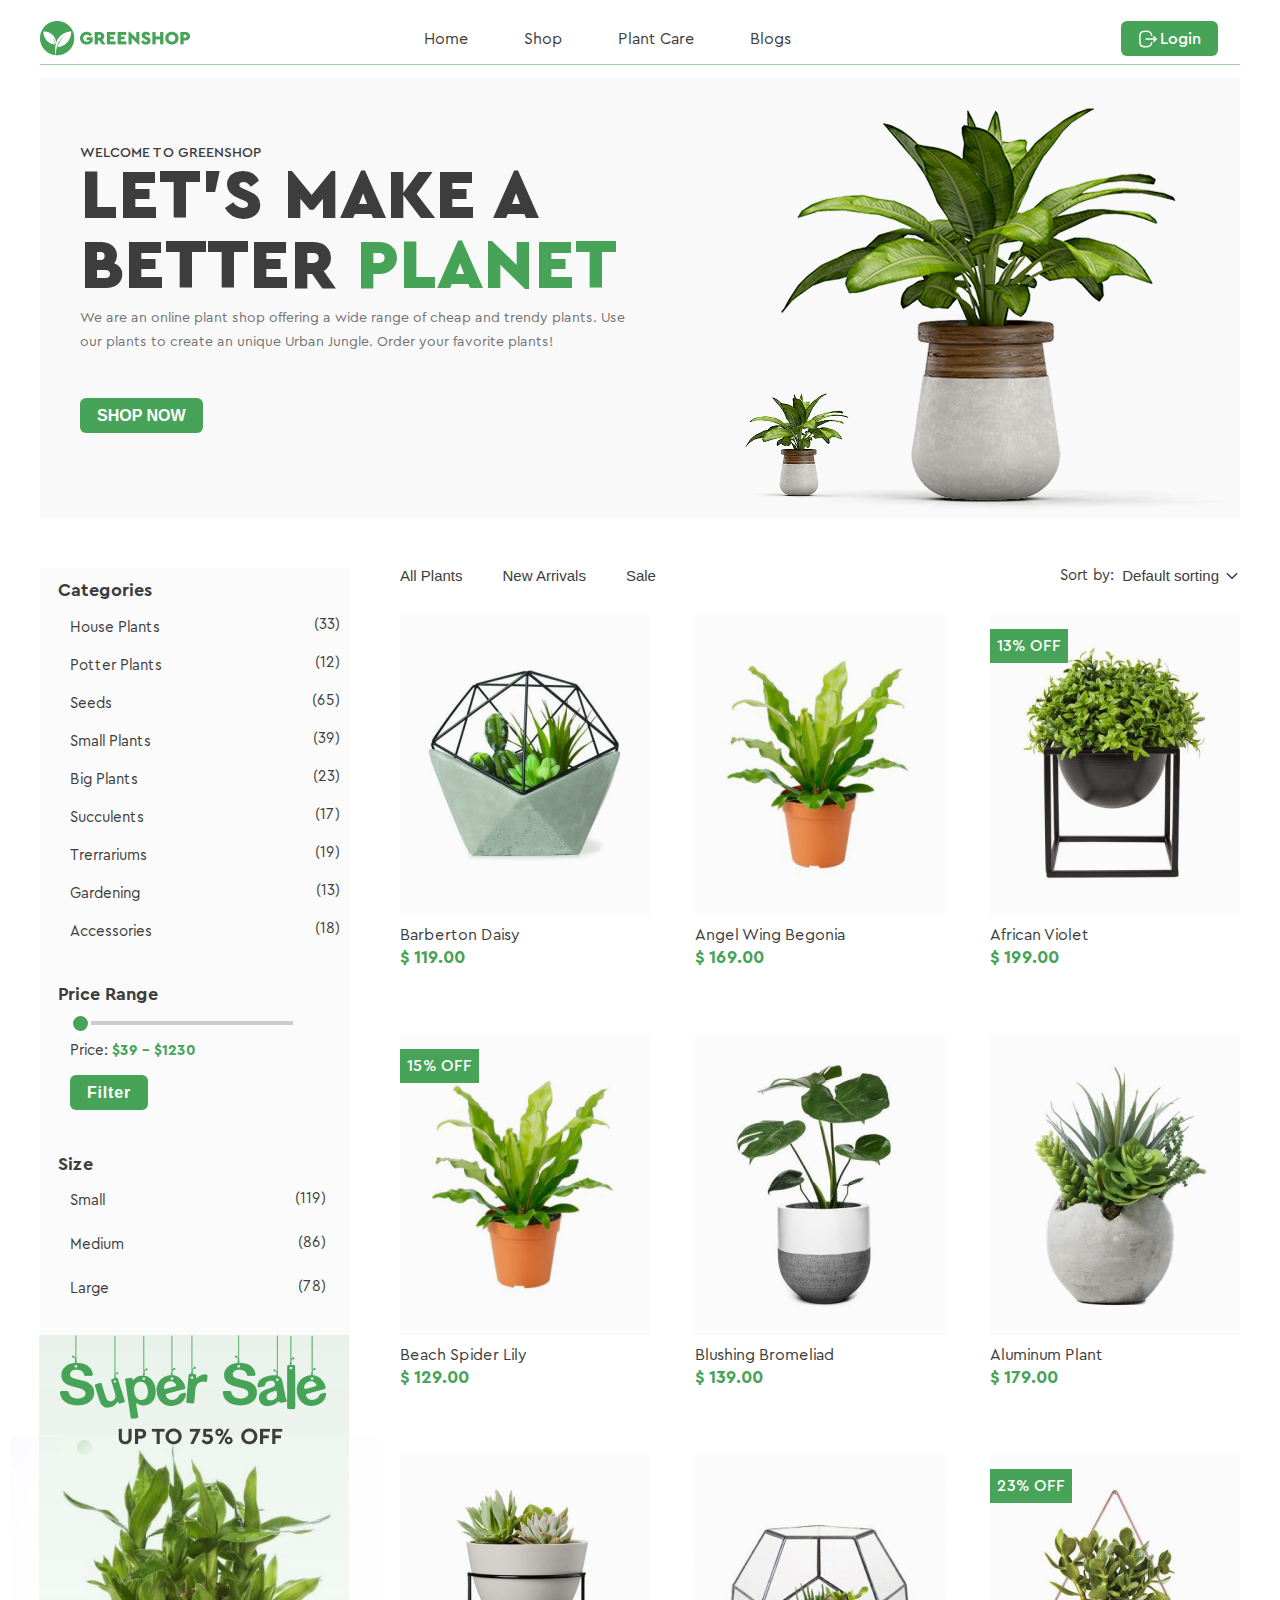
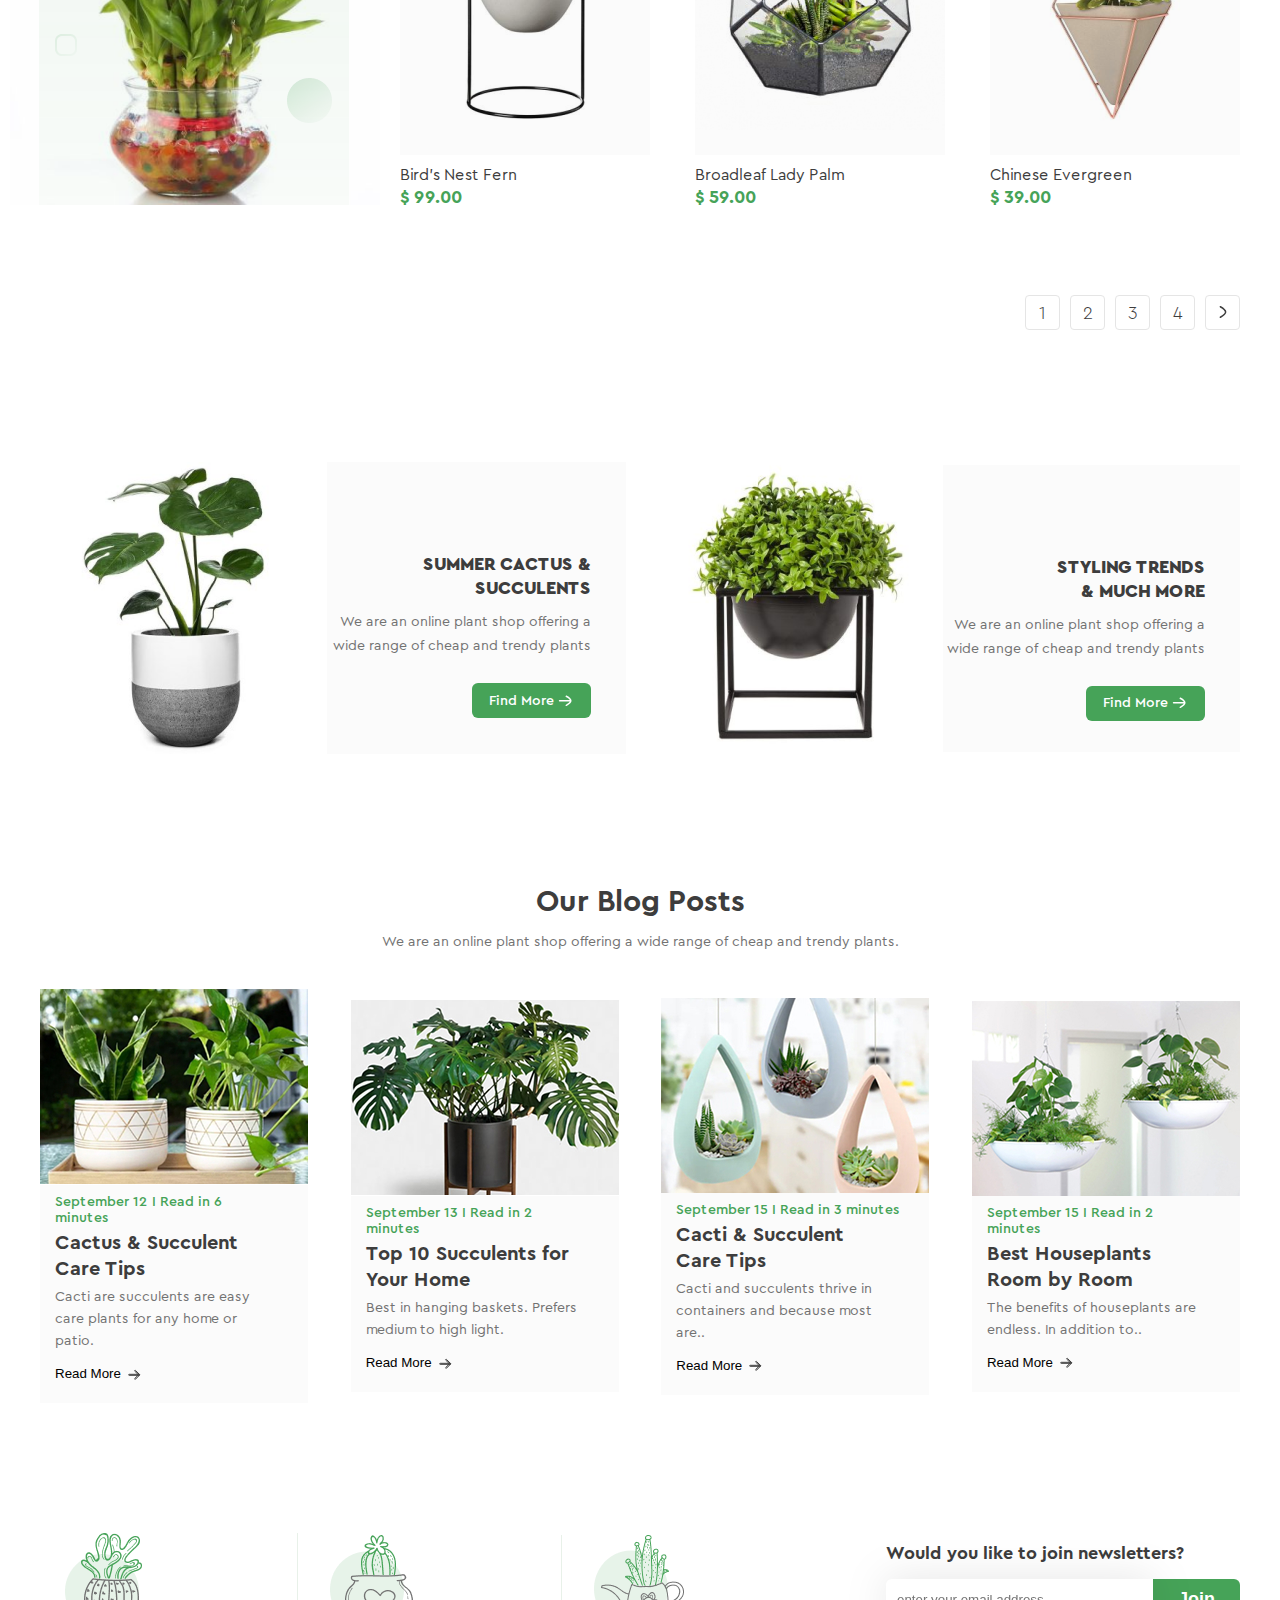
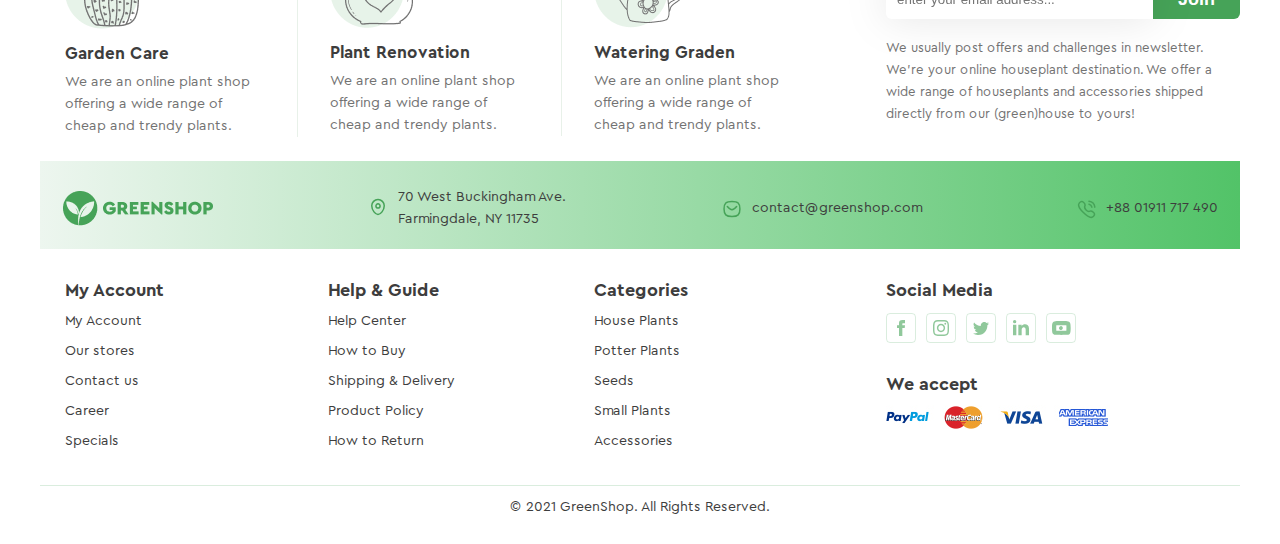
<file: hillel-main/hw13/index.html>
<!DOCTYPE html>
<html lang="en">
  <head>
    <meta charset="UTF-8" />
    <meta name="viewport" content="width=device-width, initial-scale=1.0" />
    <link
      href="https://unpkg.com/boxicons@2.1.4/css/boxicons.min.css"
      rel="stylesheet"
    />
    <link rel="stylesheet" href="./fonts/font.css" />
    <link rel="stylesheet" href="./css/styles.css" />
    <link rel="stylesheet" href="./css/reset.css" />
    <title>Green Shop</title>
  </head>
  <body>
    <div class="wrapper">
      <header class="header">
        <div class="container">
          <div class="header__body">
            <a href="#" class="logo">
              <div class="logo__img">
                <img src="./img/Logo.png" alt="logo icon" />
              </div>
            </a>

            <nav class="menu">
              <ul class="list">
                <li class="list__item">
                  <a href="#" class="list__link">Home</a>
                </li>

                <li class="list__item">
                  <a href="#" class="list__link">Shop</a>
                </li>

                <li class="list__item list__item-wrap">
                  <a href="#" class="list__link">Plant Care</a>
                  <ul class="sub-menu-primary">
                    <li class="sub-menu-primary__item">
                      <a href="#" class="sub-menu-primary__link">Drainage</a>
                    </li>

                    <li class="sub-menu-primary__item">
                      <a href="#" class="sub-menu-primary__link">Fungicides</a>
                    </li>

                    <li class="sub-menu-primary__item">
                      <a href="#" class="sub-menu-primary__link">Fertilizer</a>
                    </li>

                    <li class="sub-menu-primary__item sub-menu-item--secondary">
                      <a href="#" class="sub-menu-primary__link">Priming</a>
                      <i
                        class="bx bx-chevron-right sub-menu-primary__link--icon"
                      ></i>

                      <ul class="sub-menu-secondary__list">
                        <li class="sub-menu-secondary__item">
                          <a href="#" class="sub-menu-secondary__link"
                            >Universal</a
                          >
                        </li>

                        <li class="sub-menu-secondary__item">
                          <a href="#" class="sub-menu-secondary__link"
                            >For Ficus</a
                          >
                        </li>

                        <li class="sub-menu-secondary__item">
                          <a href="#" class="sub-menu-secondary__link"
                            >For Cacti</a
                          >
                        </li>

                        <li class="sub-menu-secondary__item">
                          <a href="#" class="sub-menu-secondary__link"
                            >For Citrus</a
                          >
                        </li>

                        <li class="sub-menu-secondary__item">
                          <a href="#" class="sub-menu-secondary__link"
                            >For those in bloom</a
                          >
                        </li>

                        <li class="sub-menu-secondary__item">
                          <a href="#" class="sub-menu-secondary__link"
                            >For Orchids</a
                          >
                        </li>
                      </ul>
                    </li>
                  </ul>
                </li>

                <li class="list__item">
                  <a href="#" class="list__link">Blogs</a>
                </li>
              </ul>
            </nav>

            <a href="registration.html" class="header__btn btn">
              <div class="btn__img">
                <svg class="header__btn-icon">
                  <use xlink:href="sprite.svg#Logout"></use>
                </svg>
              </div>
              <span class="btn__text">Login</span>
            </a>
          </div>
        </div>
      </header>

      <main class="main">
        <section class="hero">
          <div class="container">
            <div class="hero__body">
              <div class="hero__info">
                <span class="hero__info-sub-title">Welcome to GreenShop</span>
                <h1 class="hero__info-title">
                  Let’s Make a Better <span>Planet</span>
                </h1>
                <p class="hero__info-discription">
                  We are an online plant shop offering a wide range of cheap and
                  trendy plants. Use our plants to create an unique Urban
                  Jungle. Order your favorite plants!
                </p>
                <button type="button" class="hero__info-btn btn">
                  SHOP NOW
                </button>
              </div>

              <div class="hero__img">
                <div class="hero__img--large">
                  <img src="./img/01 1.png" alt="photo" />
                </div>

                <div class="hero__img--small">
                  <img src="./img/01 2.png" alt="photo" />
                </div>
              </div>
            </div>
          </div>
        </section>

        <div class="inner">
          <div class="container">
            <div class="inner__body">
              <div class="inner__body-wrapper">
                <aside class="categories">
                  <div class="categories__body body__categories">
                    <div class="body__categories-inner">
                      <h3 class="categories__title">Categories</h3>

                      <ul class="categories__list">
                        <li class="categories__item">
                          <a href="#" class="categories__link">
                            <span class="categories__text">House Plants</span>

                            <div class="categories__inner">
                              <span class="categories__symbol">(</span>
                              <span class="categories__number">33</span>
                              <span class="categories__symbol">)</span>
                            </div>
                          </a>
                        </li>

                        <li class="categories__item">
                          <a href="#" class="categories__link">
                            <span class="categories__text">Potter Plants</span>
                            <div class="categories__inner">
                              <span class="categories__symbol">(</span>
                              <span class="categories__number">12</span>
                              <span class="categories__symbol">)</span>
                            </div>
                          </a>
                        </li>

                        <li class="categories__item">
                          <a href="#" class="categories__link">
                            <span class="categories__text">Seeds</span>
                            <div class="categories__inner">
                              <span class="categories__symbol">(</span>
                              <span class="categories__number">65</span>
                              <span class="categories__symbol">)</span>
                            </div>
                          </a>
                        </li>

                        <li class="categories__item">
                          <a href="#" class="categories__link">
                            <span class="categories__text">Small Plants</span>
                            <div class="categories__inner">
                              <span class="categories__symbol">(</span>
                              <span class="categories__number">39</span>
                              <span class="categories__symbol">)</span>
                            </div>
                          </a>
                        </li>

                        <li class="categories__item">
                          <a href="#" class="categories__link">
                            <span class="categories__text">Big Plants</span>
                            <div class="categories__inner">
                              <span class="categories__symbol">(</span>
                              <span class="categories__number">23</span>
                              <span class="categories__symbol">)</span>
                            </div>
                          </a>
                        </li>

                        <li class="categories__item">
                          <a href="#" class="categories__link">
                            <span class="categories__text">Succulents</span>
                            <div class="categories__inner">
                              <span class="categories__symbol">(</span>
                              <span class="categories__number">17</span>
                              <span class="categories__symbol">)</span>
                            </div>
                          </a>
                        </li>

                        <li class="categories__item">
                          <a href="#" class="categories__link">
                            <span class="categories__text">Trerrariums</span>
                            <div class="categories__inner">
                              <span class="categories__symbol">(</span>
                              <span class="categories__number">19</span>
                              <span class="categories__symbol">)</span>
                            </div>
                          </a>
                        </li>

                        <li class="categories__item">
                          <a href="#" class="categories__link">
                            <span class="categories__text">Gardening</span>
                            <div class="categories__inner">
                              <span class="categories__symbol">(</span>
                              <span class="categories__number">13</span>
                              <span class="categories__symbol">)</span>
                            </div>
                          </a>
                        </li>

                        <li class="categories__item">
                          <a href="#" class="categories__link">
                            <span class="categories__text">Accessories</span>
                            <div class="categories__inner">
                              <span class="categories__symbol">(</span>
                              <span class="categories__number">18</span>
                              <span class="categories__symbol">)</span>
                            </div>
                          </a>
                        </li>
                      </ul>
                    </div>

                    <div class="price-box">
                      <h3 class="price-title">Price Range</h3>

                      <form action="#" class="price-checkbox">
                        <label class="switch" for="checkbox">
                          <input type="checkbox" id="checkbox" />
                          <div class="slider round"></div>
                        </label>
                      </form>

                      <div class="price-value__box-wrapper">
                        <div class="price-value__box">
                          <span class="price-value__text">Price: </span>
                          <span class="price-value__currency">$</span>
                          <span class="price-value__unit">39 </span>
                          <span class="price-value__symbol">- </span>
                          <span class="price-value__currency">$</span>
                          <span class="price-value__unit">1230</span>
                        </div>

                        <button class="btn price-btn">Filter</button>
                      </div>

                      <div class="size-box">
                        <h3 class="size-title">Size</h3>

                        <ul class="size-box__list">
                          <li class="size-box__item">
                            <a href="#" class="size-box__link">
                              <span class="size-box__text">Small</span>
                              <div class="size-box__inner">
                                <span class="size-box__symbol">(</span>
                                <span class="size-box__number">119</span>
                                <span class="size-box__symbol">)</span>
                              </div>
                            </a>
                          </li>

                          <li class="size-box__item">
                            <a href="#" class="size-box__link">
                              <span class="size-box__text">Medium</span>
                              <div class="size-box__inner">
                                <span class="size-box__symbol">(</span>
                                <span class="size-box__number">86</span>
                                <span class="size-box__symbol">)</span>
                              </div>
                            </a>
                          </li>

                          <li class="size-box__item">
                            <a href="#" class="size-box__link">
                              <span class="size-box__text">Large</span>
                              <div class="size-box__inner">
                                <span class="size-box__symbol">(</span>
                                <span class="size-box__amount">78</span>
                                <span class="size-box__symbol">)</span>
                              </div>
                            </a>
                          </li>
                        </ul>
                      </div>
                    </div>

                    <div class="body__categories-img">
                      <img
                        src="./img/Super Sale Banner.png"
                        alt="Sale Banner"
                      />
                    </div>
                  </div>
                </aside>

                <div class="plants">
                  <nav class="plants__menu">
                    <ul class="plants__menu-list">
                      <li class="plants__menu-item">
                        <button type="button" class="plants__menu-btn">
                          All Plants
                        </button>
                      </li>
                      <li class="plants__menu-item">
                        <button type="button" class="plants__menu-btn">
                          New Arrivals
                        </button>
                      </li>
                      <li class="plants__menu-item">
                        <button type="button" class="plants__menu-btn">
                          Sale
                        </button>
                      </li>
                    </ul>

                    <div class="plants__menu-sorting sorting-menu">
                      <span>Sort by:</span>

                      <ul class="sorting-menu__list">
                        <li class="sorting-menu__item-btn">
                          <button type="button" class="sorting-menu__btn">
                            Default sorting
                            <svg class="sorting-menu__icon">
                              <use xlink:href="sprite.svg#arrow-down"></use>
                            </svg>
                          </button>
                        </li>
                      </ul>
                    </div>
                  </nav>

                  <ul class="sorting-menu__list">
                    <li class="sorting-menu__item">
                      <a href="#" class="sorting-menu__link">
                        <div class="sorting-menu__img">
                          <img src="./img/plant_1.png" alt="plant" />
                        </div>

                        <div class="sorting-menu__box">
                          <h4 class="sorting-menu__title">Barberton Daisy</h4>
                          <div class="sorting-menu__price">
                            <span>$</span>
                            <span>119.00</span>
                          </div>
                        </div>

                        <div class="sorting-menu__overlay">
                          <ul class="sorting-menu__overlay-list">
                            <li class="sorting-menu__overlay-item">
                              <button
                                type="button"
                                class="sorting-menu__overlay-btn"
                              >
                                <svg class="shopping-cart">
                                  <use
                                    xlink:href="sprite.svg#shopping-cart"
                                  ></use>
                                </svg>
                              </button>
                            </li>

                            <li class="sorting-menu__overlay-item">
                              <button
                                type="button"
                                class="sorting-menu__overlay-btn"
                              >
                                <svg class="heart">
                                  <use xlink:href="sprite.svg#heart"></use>
                                </svg>
                              </button>
                            </li>

                            <li class="sorting-menu__overlay-item">
                              <button
                                type="button"
                                class="sorting-menu__overlay-btn"
                              >
                                <svg class="search">
                                  <use xlink:href="sprite.svg#search"></use>
                                </svg>
                              </button>
                            </li>
                          </ul>
                        </div>
                      </a>
                    </li>

                    <li class="sorting-menu__item">
                      <a href="#" class="sorting-menu__link">
                        <div class="sorting-menu__img">
                          <img src="./img/plant_2.png" alt="plant" />
                        </div>

                        <div class="sorting-menu__box">
                          <h4 class="sorting-menu__title">
                            Angel Wing Begonia
                          </h4>
                          <div class="sorting-menu__price">
                            <span>$</span>
                            <span>169.00</span>
                          </div>
                        </div>

                        <div class="sorting-menu__overlay">
                          <ul class="sorting-menu__overlay-list">
                            <li class="sorting-menu__overlay-item">
                              <button
                                type="button"
                                class="sorting-menu__overlay-btn"
                              >
                                <svg class="shopping-cart">
                                  <use
                                    xlink:href="sprite.svg#shopping-cart"
                                  ></use>
                                </svg>
                              </button>
                            </li>

                            <li class="sorting-menu__overlay-item">
                              <button
                                type="button"
                                class="sorting-menu__overlay-btn"
                              >
                                <svg class="heart">
                                  <use xlink:href="sprite.svg#heart"></use>
                                </svg>
                              </button>
                            </li>

                            <li class="sorting-menu__overlay-item">
                              <button
                                type="button"
                                class="sorting-menu__overlay-btn"
                              >
                                <svg class="search">
                                  <use xlink:href="sprite.svg#search"></use>
                                </svg>
                              </button>
                            </li>
                          </ul>
                        </div>
                      </a>
                    </li>

                    <li class="sorting-menu__item">
                      <a href="#" class="sorting-menu__link">
                        <div class="sorting-menu__img">
                          <img src="./img/plant_3.png" alt="plant" />
                          <div class="sorting-menu__label">
                            <span class="sorting-menu__label--deg">13%</span>
                            <span class="sorting-menu__label--text">OFF</span>
                          </div>
                        </div>

                        <div class="sorting-menu__box">
                          <h4 class="sorting-menu__title">African Violet</h4>
                          <div class="sorting-menu__price">
                            <span>$</span>
                            <span>199.00</span>
                          </div>
                        </div>

                        <div class="sorting-menu__overlay">
                          <ul class="sorting-menu__overlay-list">
                            <li class="sorting-menu__overlay-item">
                              <button
                                type="button"
                                class="sorting-menu__overlay-btn"
                              >
                                <svg class="shopping-cart">
                                  <use
                                    xlink:href="sprite.svg#shopping-cart"
                                  ></use>
                                </svg>
                              </button>
                            </li>

                            <li class="sorting-menu__overlay-item">
                              <button
                                type="button"
                                class="sorting-menu__overlay-btn"
                              >
                                <svg class="heart">
                                  <use xlink:href="sprite.svg#heart"></use>
                                </svg>
                              </button>
                            </li>

                            <li class="sorting-menu__overlay-item">
                              <button
                                type="button"
                                class="sorting-menu__overlay-btn"
                              >
                                <svg class="search">
                                  <use xlink:href="sprite.svg#search"></use>
                                </svg>
                              </button>
                            </li>
                          </ul>
                        </div>
                      </a>
                    </li>

                    <li class="sorting-menu__item">
                      <a href="#" class="sorting-menu__link">
                        <div class="sorting-menu__img">
                          <img src="./img/plant_2.png" alt="plant" />
                          <div class="sorting-menu__label">
                            <span class="sorting-menu__label--deg">15%</span>
                            <span class="sorting-menu__label--text">OFF</span>
                          </div>
                        </div>

                        <div class="sorting-menu__box">
                          <h4 class="sorting-menu__title">Beach Spider Lily</h4>
                          <div class="sorting-menu__price">
                            <span>$</span>
                            <span>129.00</span>
                          </div>
                        </div>

                        <div class="sorting-menu__overlay">
                          <ul class="sorting-menu__overlay-list">
                            <li class="sorting-menu__overlay-item">
                              <button
                                type="button"
                                class="sorting-menu__overlay-btn"
                              >
                                <svg class="shopping-cart">
                                  <use
                                    xlink:href="sprite.svg#shopping-cart"
                                  ></use>
                                </svg>
                              </button>
                            </li>

                            <li class="sorting-menu__overlay-item">
                              <button
                                type="button"
                                class="sorting-menu__overlay-btn"
                              >
                                <svg class="heart">
                                  <use xlink:href="sprite.svg#heart"></use>
                                </svg>
                              </button>
                            </li>

                            <li class="sorting-menu__overlay-item">
                              <button
                                type="button"
                                class="sorting-menu__overlay-btn"
                              >
                                <svg class="search">
                                  <use xlink:href="sprite.svg#search"></use>
                                </svg>
                              </button>
                            </li>
                          </ul>
                        </div>
                      </a>
                    </li>

                    <li class="sorting-menu__item">
                      <a href="#" class="sorting-menu__link">
                        <div class="sorting-menu__img">
                          <img src="./img/plant_5.png" alt="plant" />
                        </div>

                        <div class="sorting-menu__box">
                          <h4 class="sorting-menu__title">
                            Blushing Bromeliad
                          </h4>
                          <div class="sorting-menu__price">
                            <span>$</span>
                            <span>139.00</span>
                          </div>
                        </div>

                        <div class="sorting-menu__overlay">
                          <ul class="sorting-menu__overlay-list">
                            <li class="sorting-menu__overlay-item">
                              <button
                                type="button"
                                class="sorting-menu__overlay-btn"
                              >
                                <svg class="shopping-cart">
                                  <use
                                    xlink:href="sprite.svg#shopping-cart"
                                  ></use>
                                </svg>
                              </button>
                            </li>

                            <li class="sorting-menu__overlay-item">
                              <button
                                type="button"
                                class="sorting-menu__overlay-btn"
                              >
                                <svg class="heart">
                                  <use xlink:href="sprite.svg#heart"></use>
                                </svg>
                              </button>
                            </li>

                            <li class="sorting-menu__overlay-item">
                              <button
                                type="button"
                                class="sorting-menu__overlay-btn"
                              >
                                <svg class="search">
                                  <use xlink:href="sprite.svg#search"></use>
                                </svg>
                              </button>
                            </li>
                          </ul>
                        </div>
                      </a>
                    </li>

                    <li class="sorting-menu__item">
                      <a href="#" class="sorting-menu__link">
                        <div class="sorting-menu__img">
                          <img src="./img/plant_6.png" alt="plant" />
                        </div>

                        <div class="sorting-menu__box">
                          <h4 class="sorting-menu__title">Aluminum Plant</h4>
                          <div class="sorting-menu__price">
                            <span>$</span>
                            <span>179.00</span>
                          </div>
                        </div>

                        <div class="sorting-menu__overlay">
                          <ul class="sorting-menu__overlay-list">
                            <li class="sorting-menu__overlay-item">
                              <button
                                type="button"
                                class="sorting-menu__overlay-btn"
                              >
                                <svg class="shopping-cart">
                                  <use
                                    xlink:href="sprite.svg#shopping-cart"
                                  ></use>
                                </svg>
                              </button>
                            </li>

                            <li class="sorting-menu__overlay-item">
                              <button
                                type="button"
                                class="sorting-menu__overlay-btn"
                              >
                                <svg class="heart">
                                  <use xlink:href="sprite.svg#heart"></use>
                                </svg>
                              </button>
                            </li>

                            <li class="sorting-menu__overlay-item">
                              <button
                                type="button"
                                class="sorting-menu__overlay-btn"
                              >
                                <svg class="search">
                                  <use xlink:href="sprite.svg#search"></use>
                                </svg>
                              </button>
                            </li>
                          </ul>
                        </div>
                      </a>
                    </li>

                    <li class="sorting-menu__item">
                      <a href="#" class="sorting-menu__link">
                        <div class="sorting-menu__img">
                          <img src="./img/plant_7.png" alt="plant" />
                        </div>

                        <div class="sorting-menu__box">
                          <h4 class="sorting-menu__title">Bird's Nest Fern</h4>
                          <div class="sorting-menu__price">
                            <span>$</span>
                            <span>99.00</span>
                          </div>
                        </div>

                        <div class="sorting-menu__overlay">
                          <ul class="sorting-menu__overlay-list">
                            <li class="sorting-menu__overlay-item">
                              <button
                                type="button"
                                class="sorting-menu__overlay-btn"
                              >
                                <svg class="shopping-cart">
                                  <use
                                    xlink:href="sprite.svg#shopping-cart"
                                  ></use>
                                </svg>
                              </button>
                            </li>

                            <li class="sorting-menu__overlay-item">
                              <button
                                type="button"
                                class="sorting-menu__overlay-btn"
                              >
                                <svg class="heart">
                                  <use xlink:href="sprite.svg#heart"></use>
                                </svg>
                              </button>
                            </li>

                            <li class="sorting-menu__overlay-item">
                              <button
                                type="button"
                                class="sorting-menu__overlay-btn"
                              >
                                <svg class="search">
                                  <use xlink:href="sprite.svg#search"></use>
                                </svg>
                              </button>
                            </li>
                          </ul>
                        </div>
                      </a>
                    </li>

                    <li class="sorting-menu__item">
                      <a href="#" class="sorting-menu__link">
                        <div class="sorting-menu__img">
                          <img src="./img/plant_8.png" alt="plant" />
                        </div>

                        <div class="sorting-menu__box">
                          <h4 class="sorting-menu__title">
                            Broadleaf Lady Palm
                          </h4>
                          <div class="sorting-menu__price">
                            <span>$</span>
                            <span>59.00</span>
                          </div>
                        </div>

                        <div class="sorting-menu__overlay">
                          <ul class="sorting-menu__overlay-list">
                            <li class="sorting-menu__overlay-item">
                              <button
                                type="button"
                                class="sorting-menu__overlay-btn"
                              >
                                <svg class="shopping-cart">
                                  <use
                                    xlink:href="sprite.svg#shopping-cart"
                                  ></use>
                                </svg>
                              </button>
                            </li>

                            <li class="sorting-menu__overlay-item">
                              <button
                                type="button"
                                class="sorting-menu__overlay-btn"
                              >
                                <svg class="heart">
                                  <use xlink:href="sprite.svg#heart"></use>
                                </svg>
                              </button>
                            </li>

                            <li class="sorting-menu__overlay-item">
                              <button
                                type="button"
                                class="sorting-menu__overlay-btn"
                              >
                                <svg class="search">
                                  <use xlink:href="sprite.svg#search"></use>
                                </svg>
                              </button>
                            </li>
                          </ul>
                        </div>
                      </a>
                    </li>

                    <li class="sorting-menu__item">
                      <a href="#" class="sorting-menu__link">
                        <div class="sorting-menu__img">
                          <img src="./img/plant_9.png" alt="plant" />
                          <div class="sorting-menu__label">
                            <span class="sorting-menu__label--deg">23%</span>
                            <span class="sorting-menu__label--text">OFF</span>
                          </div>
                        </div>

                        <div class="sorting-menu__box">
                          <h4 class="sorting-menu__title">Chinese Evergreen</h4>
                          <div class="sorting-menu__price">
                            <span>$</span>
                            <span>39.00</span>
                          </div>
                        </div>

                        <div class="sorting-menu__overlay">
                          <ul class="sorting-menu__overlay-list">
                            <li class="sorting-menu__overlay-item">
                              <button
                                type="button"
                                class="sorting-menu__overlay-btn"
                              >
                                <svg class="shopping-cart">
                                  <use
                                    xlink:href="sprite.svg#shopping-cart"
                                  ></use>
                                </svg>
                              </button>
                            </li>

                            <li class="sorting-menu__overlay-item">
                              <button
                                type="button"
                                class="sorting-menu__overlay-btn"
                              >
                                <svg class="heart">
                                  <use xlink:href="sprite.svg#heart"></use>
                                </svg>
                              </button>
                            </li>

                            <li class="sorting-menu__overlay-item">
                              <button
                                type="button"
                                class="sorting-menu__overlay-btn"
                              >
                                <svg class="search">
                                  <use xlink:href="sprite.svg#search"></use>
                                </svg>
                              </button>
                            </li>
                          </ul>
                        </div>
                      </a>
                    </li>
                  </ul>
                </div>
              </div>

              <ul class="sorting-menu__pagination-menu">
                <li class="sorting-menu__pagination-item">
                  <a href="#" class="sorting-menu__pagination-link">1</a>
                </li>

                <li class="sorting-menu__pagination-item">
                  <a href="#" class="sorting-menu__pagination-link">2</a>
                </li>

                <li class="sorting-menu__pagination-item">
                  <a href="#" class="sorting-menu__pagination-link">3</a>
                </li>

                <li class="sorting-menu__pagination-item">
                  <a href="#" class="sorting-menu__pagination-link">4</a>
                </li>

                <li class="sorting-menu__pagination-item">
                  <a href="#" class="sorting-menu__pagination-link">
                    <div class="sorting-menu__pagination-img">
                      <svg class="small-arrow-right">
                        <use xlink:href="sprite.svg#small-arrow-right"></use>
                      </svg>
                    </div>
                  </a>
                </li>
              </ul>
            </div>
          </div>
        </div>

        <div class="offering">
          <div class="container">
            <div class="offering__body">
              <ul class="offering__list">
                <li class="offering__item">
                  <div class="offering__item-img">
                    <img src="./img/image-14.png" alt="plant" />
                  </div>

                  <div class="offering__item-info">
                    <h3 class="offering__item-title">
                      Summer cactus & succulents
                    </h3>
                    <p class="offering_item-text">
                      We are an online plant shop offering a wide range of cheap
                      and trendy plants
                    </p>
                    <a href="#" class="offering_item-link btn"
                      >Find More
                      <div class="offering_item-link--img">
                        <svg class="arrow-right-white">
                          <use xlink:href="sprite.svg#arrow-right-white"></use>
                        </svg>
                      </div>
                    </a>
                  </div>
                </li>

                <li class="offering__item">
                  <div class="offering__item-img">
                    <img src="./img/image-15.png" alt="plant" />
                  </div>

                  <div class="offering__item-info">
                    <h3 class="offering__item-title">
                      Styling Trends <br />
                      & much more
                    </h3>
                    <p class="offering_item-text">
                      We are an online plant shop offering a wide range of cheap
                      and trendy plants
                    </p>
                    <a href="#" class="offering_item-link btn"
                      >Find More
                      <div class="offering_item-link--img">
                        <svg class="arrow-right-white">
                          <use xlink:href="sprite.svg#arrow-right-white"></use>
                        </svg>
                      </div>
                    </a>
                  </div>
                </li>
              </ul>
            </div>
          </div>
        </div>

        <section class="blog">
          <div class="container">
            <div class="blog__body">
              <h2 class="blog__title">Our Blog Posts</h2>
              <p class="blog__discription">
                We are an online plant shop offering a wide range of cheap and
                trendy plants.
              </p>

              <ul class="blog__list">
                <li class="blog__item">
                  <div class="blog__item-img">
                    <img src="./img/01.jpg" alt="decor" />
                  </div>
                  <div class="blog__item-info">
                    <div class="blog__item-date">
                      <span>September</span>
                      <span>12</span>
                      <span>I Read in</span>
                      <span>6</span>
                      <span>minutes</span>
                    </div>
                    <h4 class="blog__item-title">
                      Cactus & Succulent Care Tips
                    </h4>
                    <p class="blog__item-text">
                      Cacti are succulents are easy care plants for any home or
                      patio.
                    </p>
                    <button class="blog__item-btn">
                      <span>Read More</span>
                      <svg class="arrow-right2">
                        <use xlink:href="sprite.svg#arrow-right2"></use>
                      </svg>
                    </button>
                  </div>
                </li>

                <li class="blog__item">
                  <div class="blog__item-img">
                    <img src="./img/02.jpg" alt="decor" />
                  </div>

                  <div class="blog__item-info">
                    <div class="blog__item-date">
                      <span>September</span>
                      <span>13</span>
                      <span>I Read in</span>
                      <span>2</span>
                      <span>minutes</span>
                    </div>
                    <h4 class="blog__item-title">
                      Top 10 Succulents for Your Home
                    </h4>
                    <p class="blog__item-text">
                      Best in hanging baskets. Prefers medium to high light.
                    </p>
                    <button class="blog__item-btn">
                      <span>Read More</span>
                      <svg class="arrow-right2">
                        <use xlink:href="sprite.svg#arrow-right2"></use>
                      </svg>
                    </button>
                  </div>
                </li>

                <li class="blog__item">
                  <div class="blog__item-img">
                    <img src="./img/03.jpg" alt="decor" />
                  </div>

                  <div class="blog__item-info">
                    <div class="blog__item-date">
                      <span>September</span>
                      <span>15</span>
                      <span>I Read in</span>
                      <span>3</span>
                      <span>minutes</span>
                    </div>
                    <h4 class="blog__item-title">
                      Cacti & Succulent <br />
                      Care Tips
                    </h4>
                    <p class="blog__item-text">
                      Cacti and succulents thrive in containers and because most
                      are..
                    </p>
                    <button class="blog__item-btn">
                      <span>Read More</span>
                      <svg class="arrow-right2">
                        <use xlink:href="sprite.svg#arrow-right2"></use>
                      </svg>
                    </button>
                  </div>
                </li>

                <li class="blog__item">
                  <div class="blog__item-img">
                    <img src="./img/04.jpg" alt="decor" />
                  </div>

                  <div class="blog__item-info">
                    <div class="blog__item-date">
                      <span>September</span>
                      <span>15</span>
                      <span>I Read in</span>
                      <span>2</span>
                      <span>minutes</span>
                    </div>
                    <h4 class="blog__item-title">
                      Best Houseplants Room by Room
                    </h4>
                    <p class="blog__item-text">
                      The benefits of houseplants are endless. In addition to..
                    </p>
                    <button class="blog__item-btn">
                      <span>Read More</span>
                      <svg class="arrow-right2">
                        <use xlink:href="sprite.svg#arrow-right2"></use>
                      </svg>
                    </button>
                  </div>
                </li>
              </ul>
            </div>
          </div>
        </section>

        <div class="newsletters">
          <div class="container">
            <div class="newsletters__body">
              <div class="newsletters__offer offer-newsletters">
                <ul class="offer-newsletters__list">
                  <li class="offer-newsletters__item">
                    <div class="offer-newsletters__img">
                      <img src="./img/Picture.png" alt="plant" />
                    </div>

                    <h3 class="offer-newsletters__title">Garden Care</h3>

                    <p class="offer-newsletters__info">
                      We are an online plant shop offering a wide range of cheap
                      and trendy plants.
                    </p>
                  </li>

                  <li class="offer-newsletters__item">
                    <div class="offer-newsletters__img">
                      <img src="./img/Picture_1.png" alt="plant" />
                    </div>

                    <h3 class="offer-newsletters__title">Plant Renovation</h3>

                    <p class="offer-newsletters__info">
                      We are an online plant shop offering a wide range of cheap
                      and trendy plants.
                    </p>
                  </li>

                  <li class="offer-newsletters__item">
                    <div class="offer-newsletters__img">
                      <img src="./img/Picture-2.png" alt="plant" />
                    </div>

                    <h3 class="offer-newsletters__title">Watering Graden</h3>

                    <p class="offer-newsletters__info">
                      We are an online plant shop offering a wide range of cheap
                      and trendy plants.
                    </p>
                  </li>
                </ul>
              </div>

              <div class="newsletters__info info-newsletters">
                <h3 class="newsletters__title">
                  Would you like to join newsletters?
                </h3>

                <form class="info-newsletters__form" action="#">
                  <input
                    class="info-newsletters__input"
                    type="email"
                    name=""
                    id=""
                    placeholder="enter your email address..."
                  />
                  <button class="info-newsletters__btn" type="submit">
                    Join
                  </button>
                </form>

                <p class="newsletters__info">
                  We usually post offers and challenges in newsletter. We’re
                  your online houseplant destination. We offer a wide range of
                  houseplants and accessories shipped directly from our
                  (green)house to yours!
                </p>
              </div>
            </div>
          </div>
        </div>

        <div class="contacts">
          <div class="container">
            <div class="contacts__body">
              <a href="#" class="contacts__img-box">
                <img src="./img/Logo.png" alt="logo" />
              </a>

              <div class="contacts__address-box">
                <div class="contacts__address-img">
                  <svg class="location">
                    <use xlink:href="sprite.svg#location"></use>
                  </svg>
                </div>

                <span class="contacts__address-text">
                  70 West Buckingham Ave. <br />
                  Farmingdale, NY 11735
                </span>
              </div>

              <div class="contacts__mail-box">
                <div class="contacts__mail-img">
                  <svg class="mail">
                    <use xlink:href="sprite.svg#mail"></use>
                  </svg>
                </div>

                <a
                  class="contacts__mail-text"
                  href="mailto:contact@greenshop.com"
                  >contact@greenshop.com</a
                >
              </div>

              <div class="contacts__tel-box">
                <div class="contacts__tel-img">
                  <svg class="calling">
                    <use xlink:href="sprite.svg#Calling"></use>
                  </svg>
                </div>

                <a class="contacts__tel-number" href="tel:+8801911717490"
                  >+88 01911 717 490</a
                >
              </div>
            </div>
          </div>
        </div>
      </main>

      <footer class="footer">
        <div class="container">
          <div class="footer__body">
            <div class="footer__top">
              <nav class="footer__nav">
                <div class="footer__inner col1">
                  <h3 class="menu-footer__title">My Account</h3>

                  <ul class="menu-footer__list">
                    <li class="menu-footer__item">
                      <a href="#" class="menu-footer__link">My Account</a>
                    </li>
                    <li class="menu-footer__item">
                      <a href="#" class="menu-footer__link">Our stores</a>
                    </li>
                    <li class="menu-footer__item">
                      <a href="#" class="menu-footer__link">Contact us</a>
                    </li>
                    <li class="menu-footer__item">
                      <a href="#" class="menu-footer__link">Career</a>
                    </li>
                    <li class="menu-footer__item">
                      <a href="#" class="menu-footer__link">Specials</a>
                    </li>
                  </ul>
                </div>

                <div class="footer__inner col2">
                  <h3 class="menu-footer__title">Help & Guide</h3>

                  <ul class="menu-footer__list">
                    <li class="menu-footer__item">
                      <a href="#" class="menu-footer__link">Help Center</a>
                    </li>
                    <li class="menu-footer__item">
                      <a href="#" class="menu-footer__link">How to Buy</a>
                    </li>
                    <li class="menu-footer__item">
                      <a href="#" class="menu-footer__link"
                        >Shipping & Delivery</a
                      >
                    </li>
                    <li class="menu-footer__item">
                      <a href="#" class="menu-footer__link">Product Policy</a>
                    </li>
                    <li class="menu-footer__item">
                      <a href="#" class="menu-footer__link">How to Return</a>
                    </li>
                  </ul>
                </div>

                <div class="footer__inner col3">
                  <h3 class="menu-footer__title">Categories</h3>

                  <ul class="menu-footer__list">
                    <li class="menu-footer__item">
                      <a href="#" class="menu-footer__link">House Plants</a>
                    </li>
                    <li class="menu-footer__item">
                      <a href="#" class="menu-footer__link">Potter Plants</a>
                    </li>
                    <li class="menu-footer__item">
                      <a href="#" class="menu-footer__link">Seeds</a>
                    </li>
                    <li class="menu-footer__item">
                      <a href="#" class="menu-footer__link">Small Plants</a>
                    </li>
                    <li class="menu-footer__item">
                      <a href="#" class="menu-footer__link">Accessories</a>
                    </li>
                  </ul>
                </div>
              </nav>

              <div class="footer__col4">
                <div class="footer__social">
                  <h3 class="footer__social-title">Social Media</h3>

                  <ul class="footer__social-list">
                    <li class="footer__social-item">
                      <a href="#" class="footer__social-link">
                        <svg class="facebook">
                          <use xlink:href="sprite.svg#facebook"></use>
                        </svg>
                      </a>
                    </li>

                    <li class="footer__social-item">
                      <a href="#" class="footer__social-link">
                        <svg class="instagram">
                          <use xlink:href="sprite.svg#Instagram"></use>
                        </svg>
                      </a>
                    </li>

                    <li class="footer__social-item">
                      <a href="#" class="footer__social-link">
                        <svg class="twitter">
                          <use xlink:href="sprite.svg#Twitter"></use>
                        </svg>
                      </a>
                    </li>

                    <li class="footer__social-item">
                      <a href="#" class="footer__social-link">
                        <svg class="linkedin">
                          <use xlink:href="sprite.svg#Linkedin"></use>
                        </svg>
                      </a>
                    </li>

                    <li class="footer__social-item">
                      <a href="#" class="footer__social-link">
                        <svg class="union">
                          <use xlink:href="sprite.svg#Union"></use>
                        </svg>
                      </a>
                    </li>
                  </ul>
                </div>

                <div class="footer__accept">
                  <h3 class="footer__accept-title">We accept</h3>

                  <div class="footer__accept-img">
                    <img src="./img/image16.png" alt="icons" />
                  </div>
                </div>
              </div>
            </div>

            <div class="footer__botom">
              <span>© 2021 GreenShop. All Rights Reserved.</span>
            </div>
          </div>
        </div>
      </footer>
    </div>
  </body>
</html>
</file>
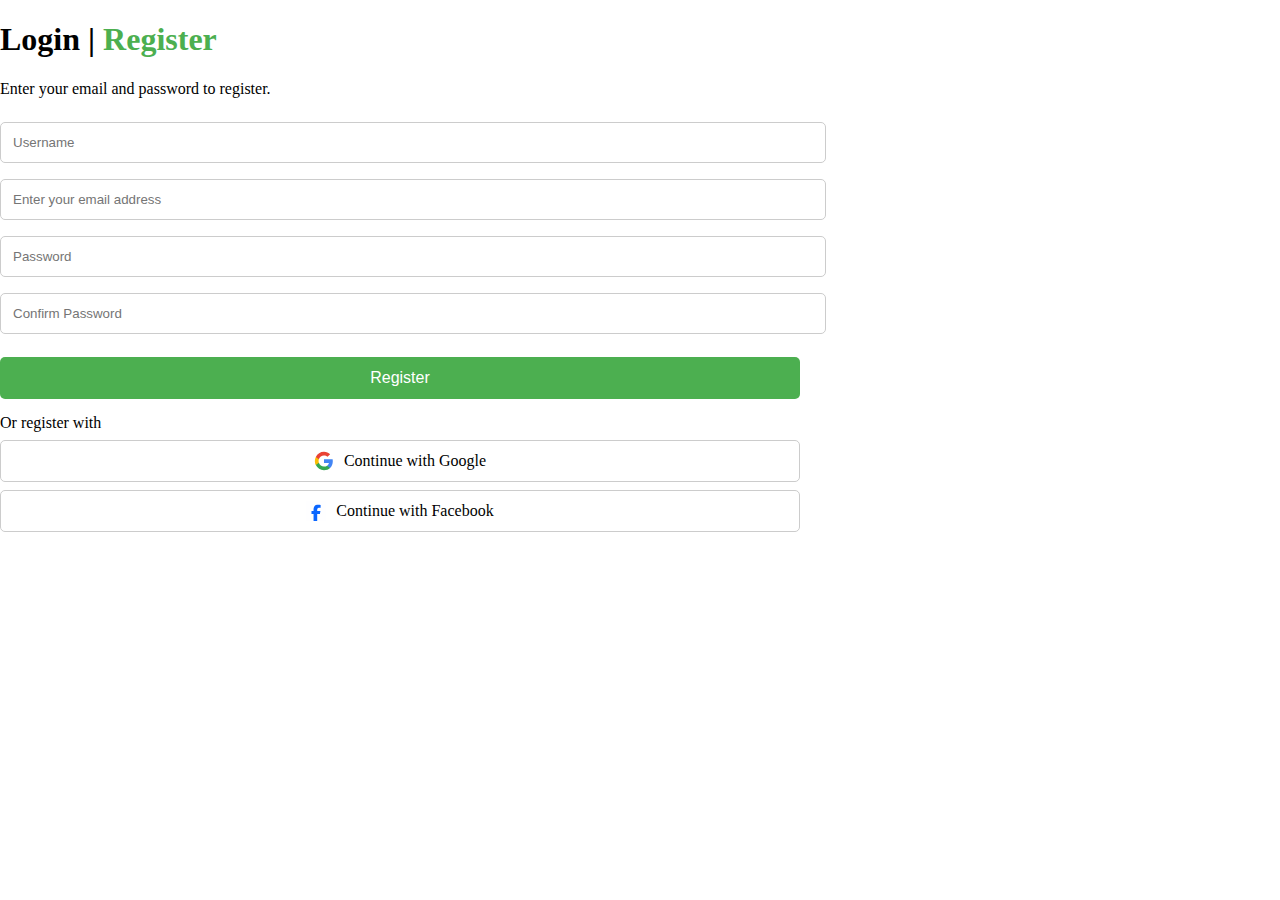
<file: GREENSHOP/Registration.html>
<!DOCTYPE html>
<html lang="en">
  <head>
    <meta charset="UTF-8" />
    <meta name="viewport" content="width=device-width, initial-scale=1.0" />
    <title>Registration</title>
  </head>
  <body>
    <section>
      <div>
        <h1>
          <span style="color: black">Login</span> |
          <span style="color: #4caf50">Register</span>
        </h1>
        <p>Enter your email and password to register.</p>
        <form>
            <input type="text" placeholder="Username" required>
            <input type="email" placeholder="Enter your email address" required>
            <input type="password" placeholder="Password" required>
            <input type="password" placeholder="Confirm Password" required>
            <button type="submit" class="register">Register</button>
          </form>
      </div>

      <div class="divider">Or register with</div>
  
      <div class="social-button">
        <img src="./img/Google__G__logo.svg" alt="Google">
        Continue with Google
      </div>
    
      <div class="social-button">
        <img src="./img/Facebook_Lite_logo.svg" alt="Facebook">
        Continue with Facebook
      </div>

    </section>


    </div>
  </body>
</html>

<style>
body {
      display: flex;
      justify-content: center;
      align-items: center;
      margin: 0;
      max-width: 800px;
    }

    input {
      width: 100%;
      padding: 12px;
      margin: 8px 0;
      border: 1px solid #ccc;
      border-radius: 5px;
    }

    button.register {
      background: #4CAF50;
      color: white;
      padding: 12px;
      width: 100%;
      border: none;
      border-radius: 5px;
      font-size: 16px;
      margin: 15px 0;
    }

    .social-button {
      display: flex;
      align-items: center;
      justify-content: center;
      border: 1px solid #ccc;
      padding: 10px;
      border-radius: 5px;
      margin: 8px 0;
    }
    .social-button img {
      width: 20px;
      margin-right: 10px;
    }
</style>
</file>
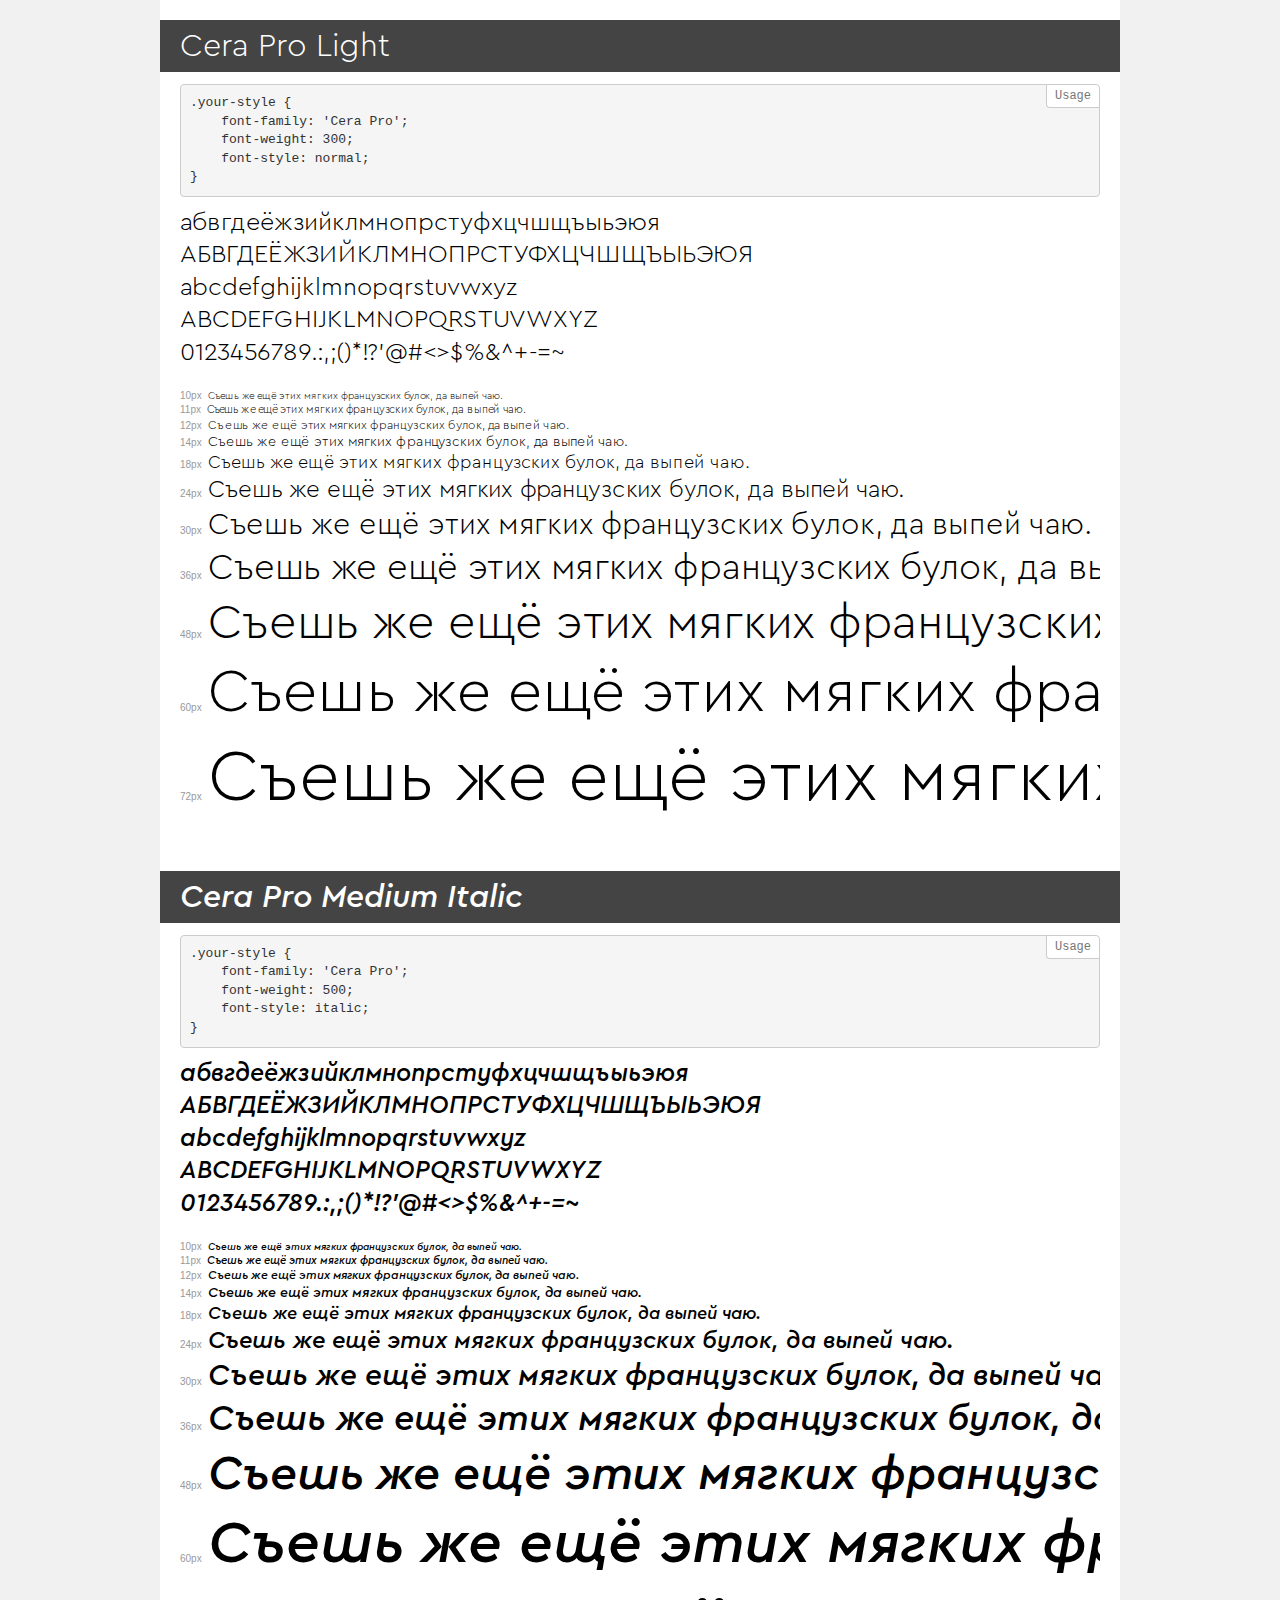
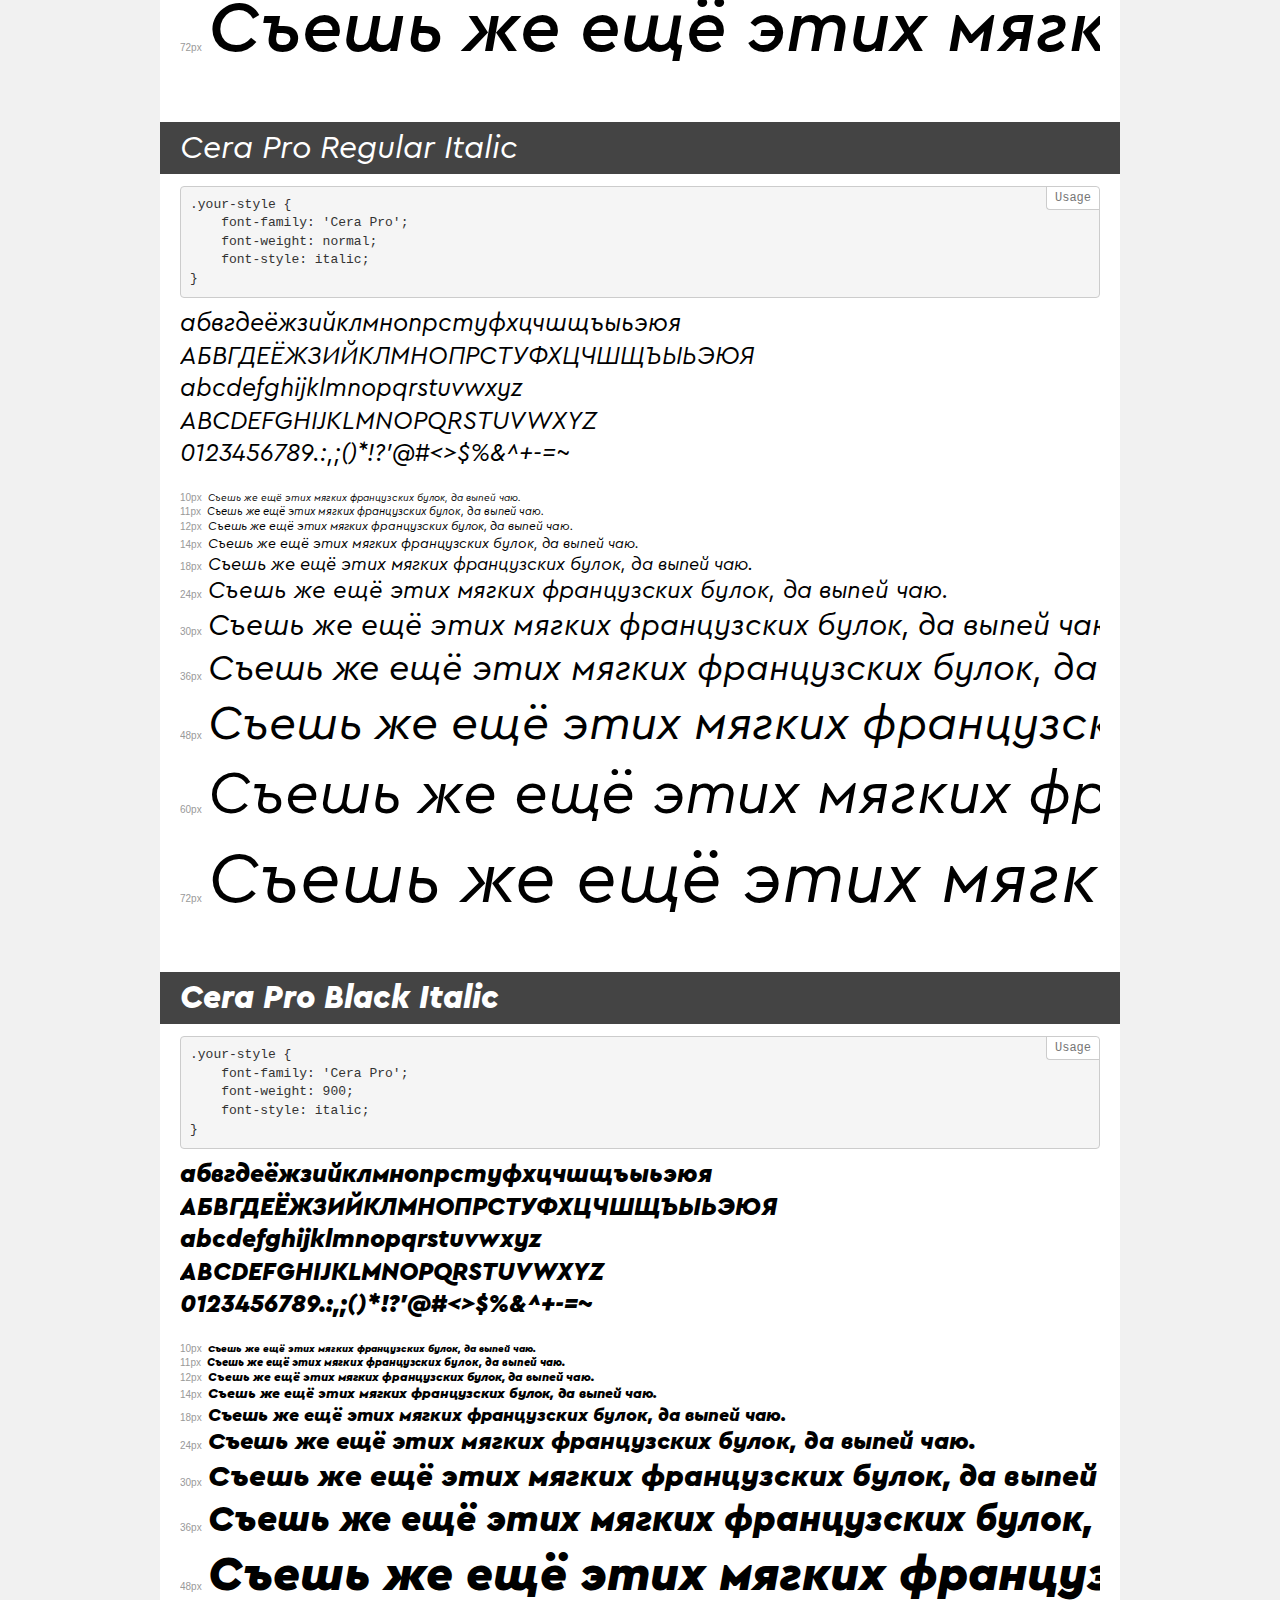
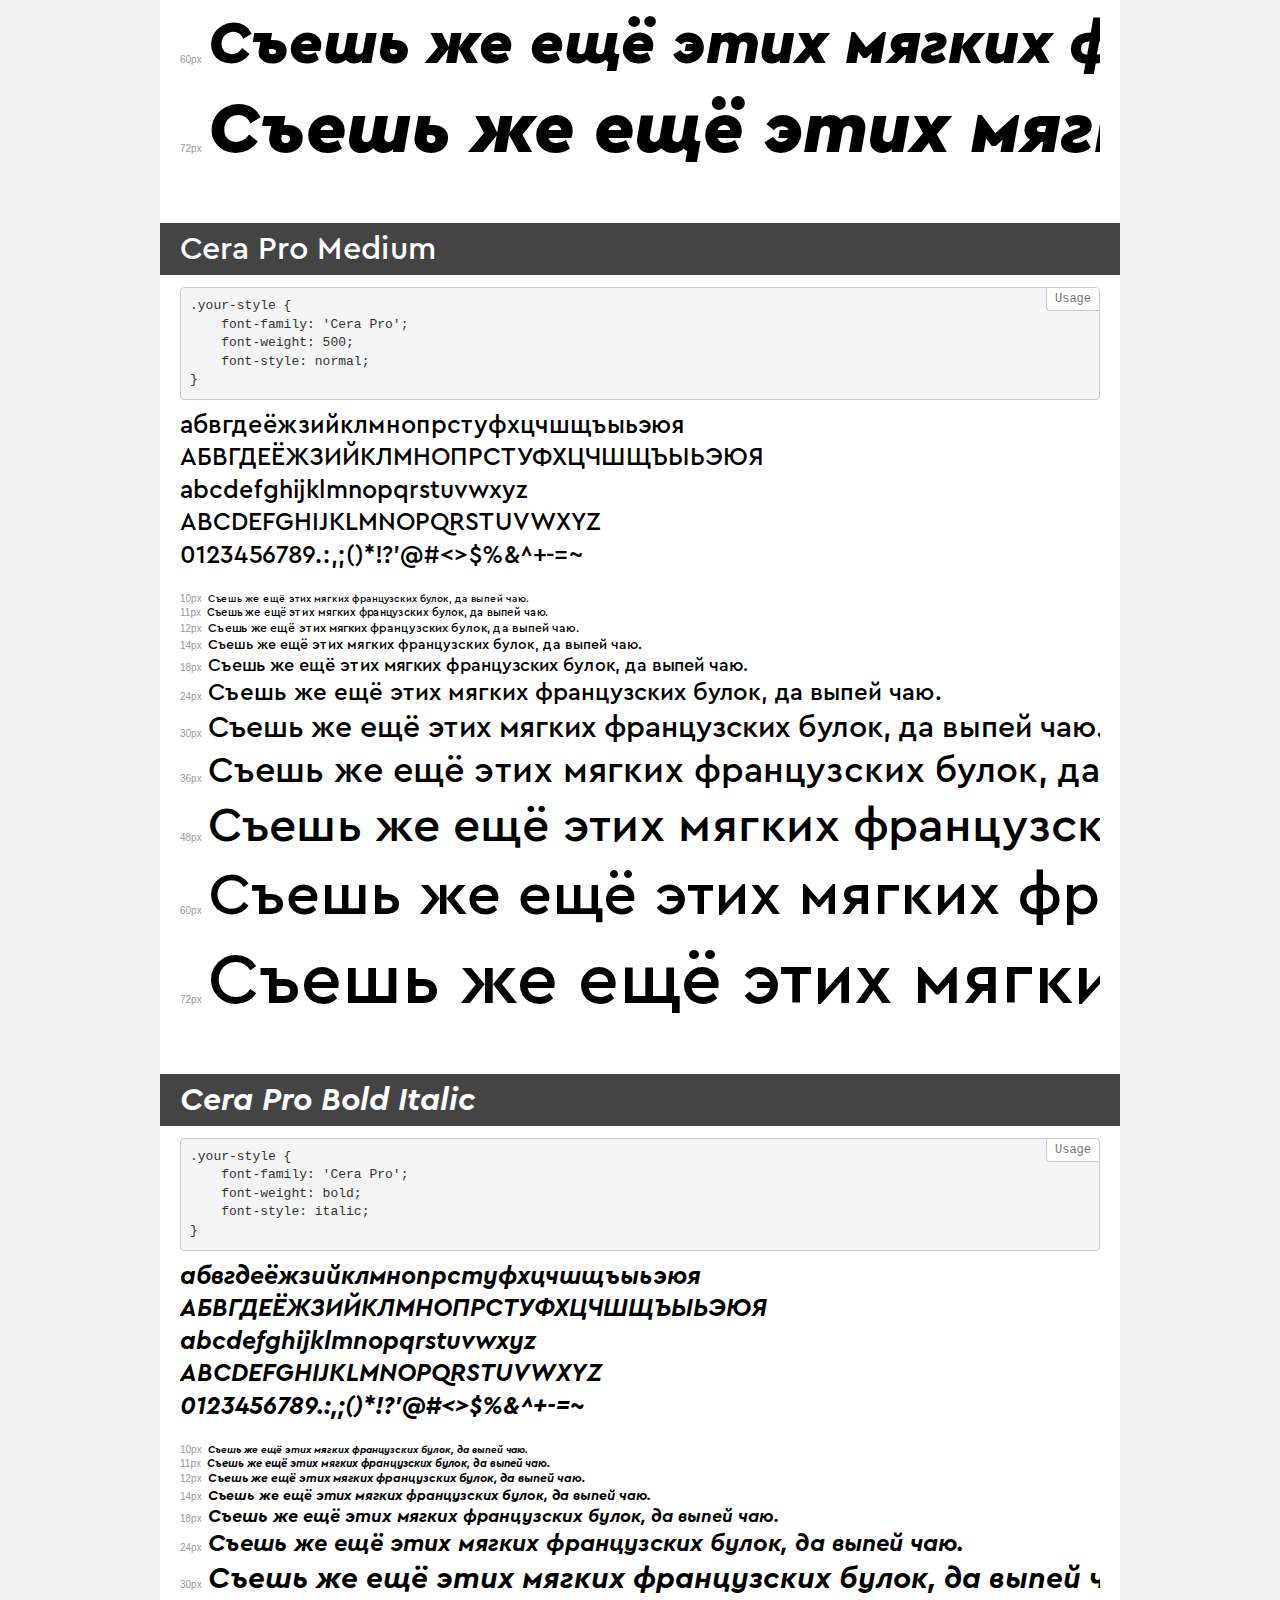
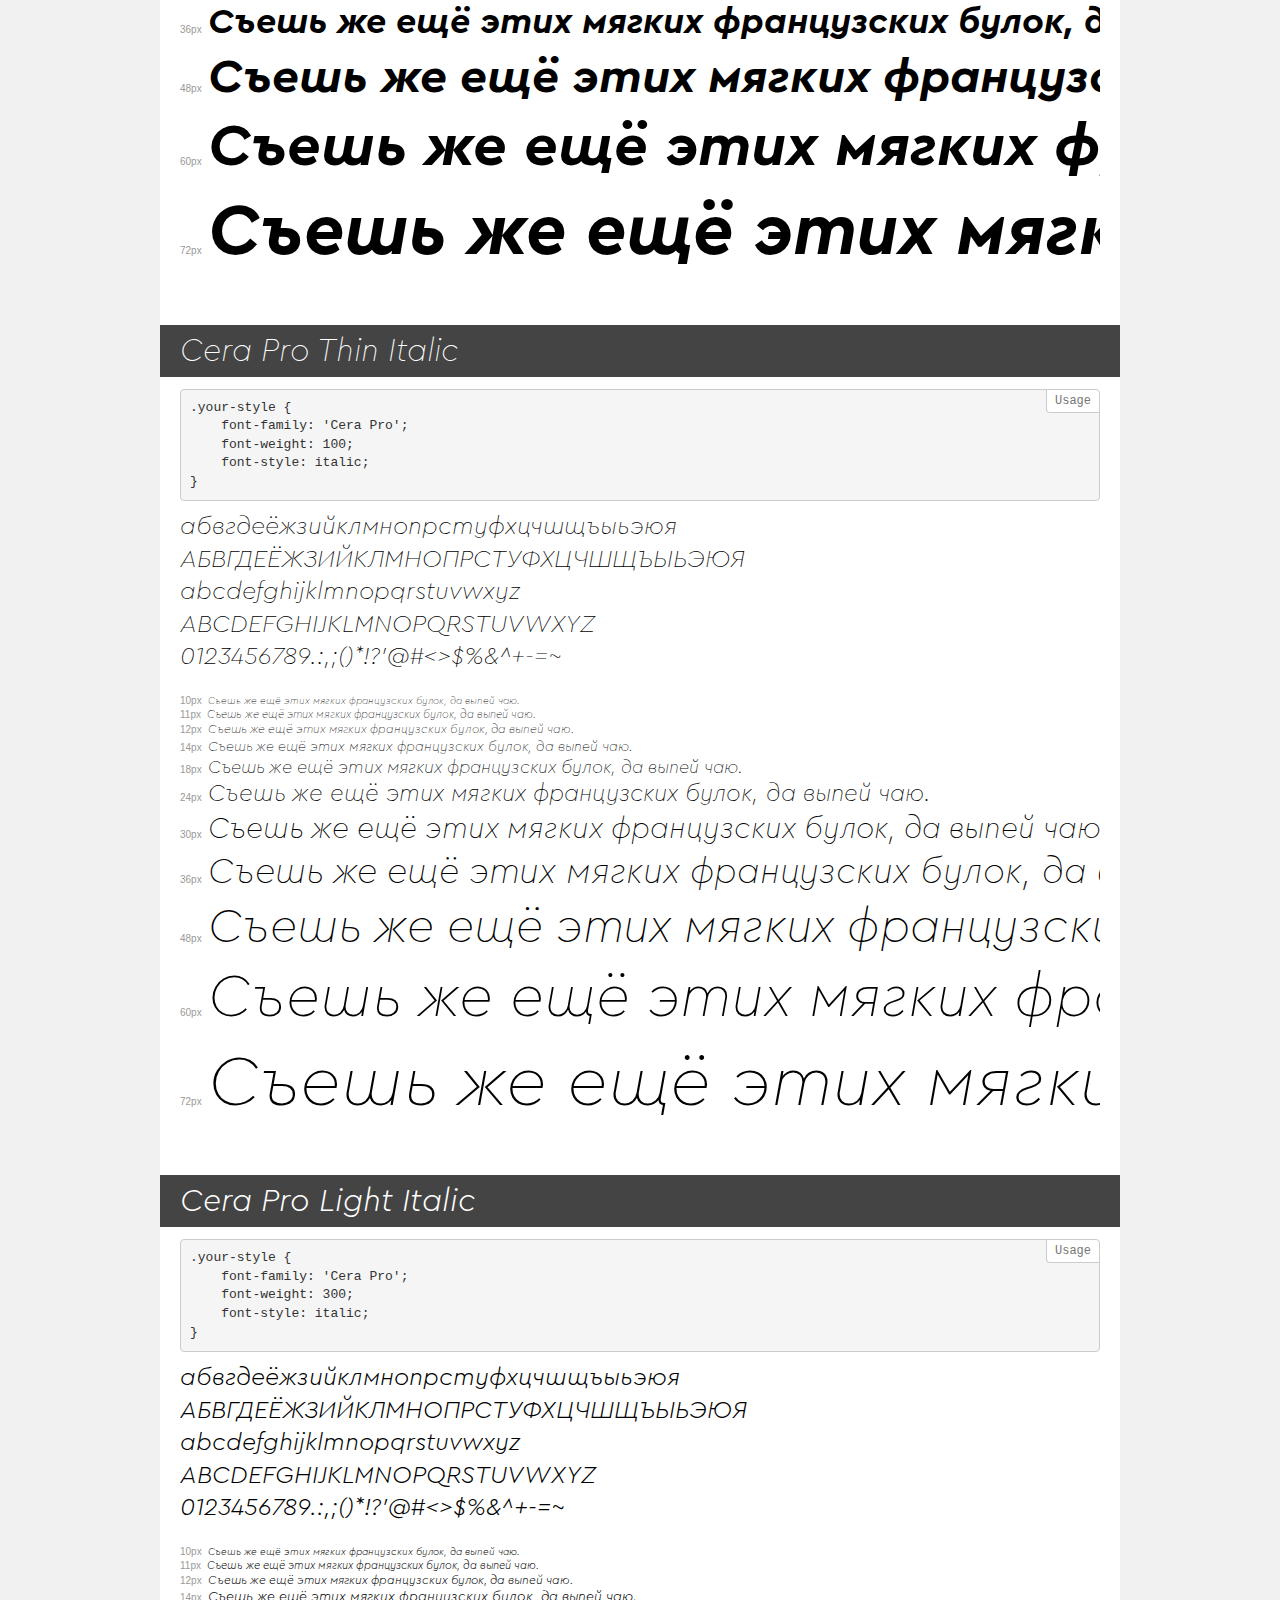
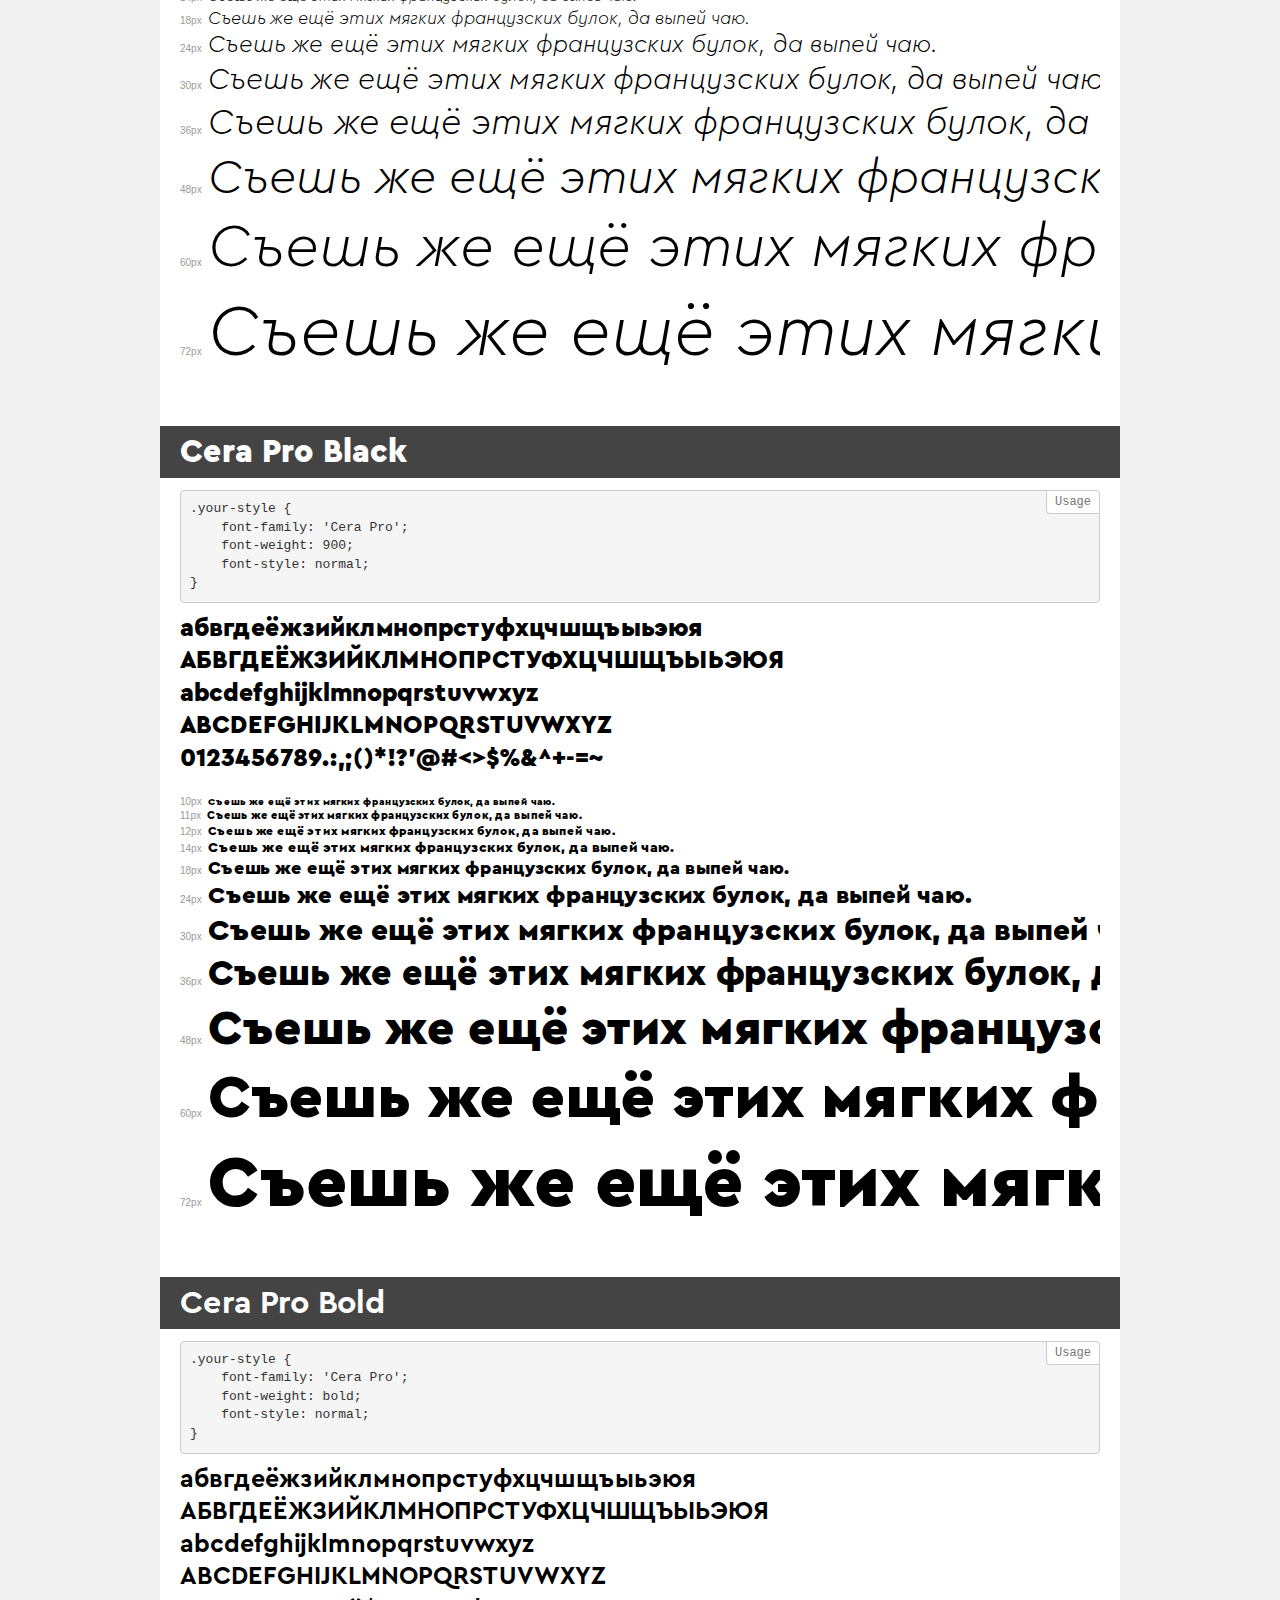
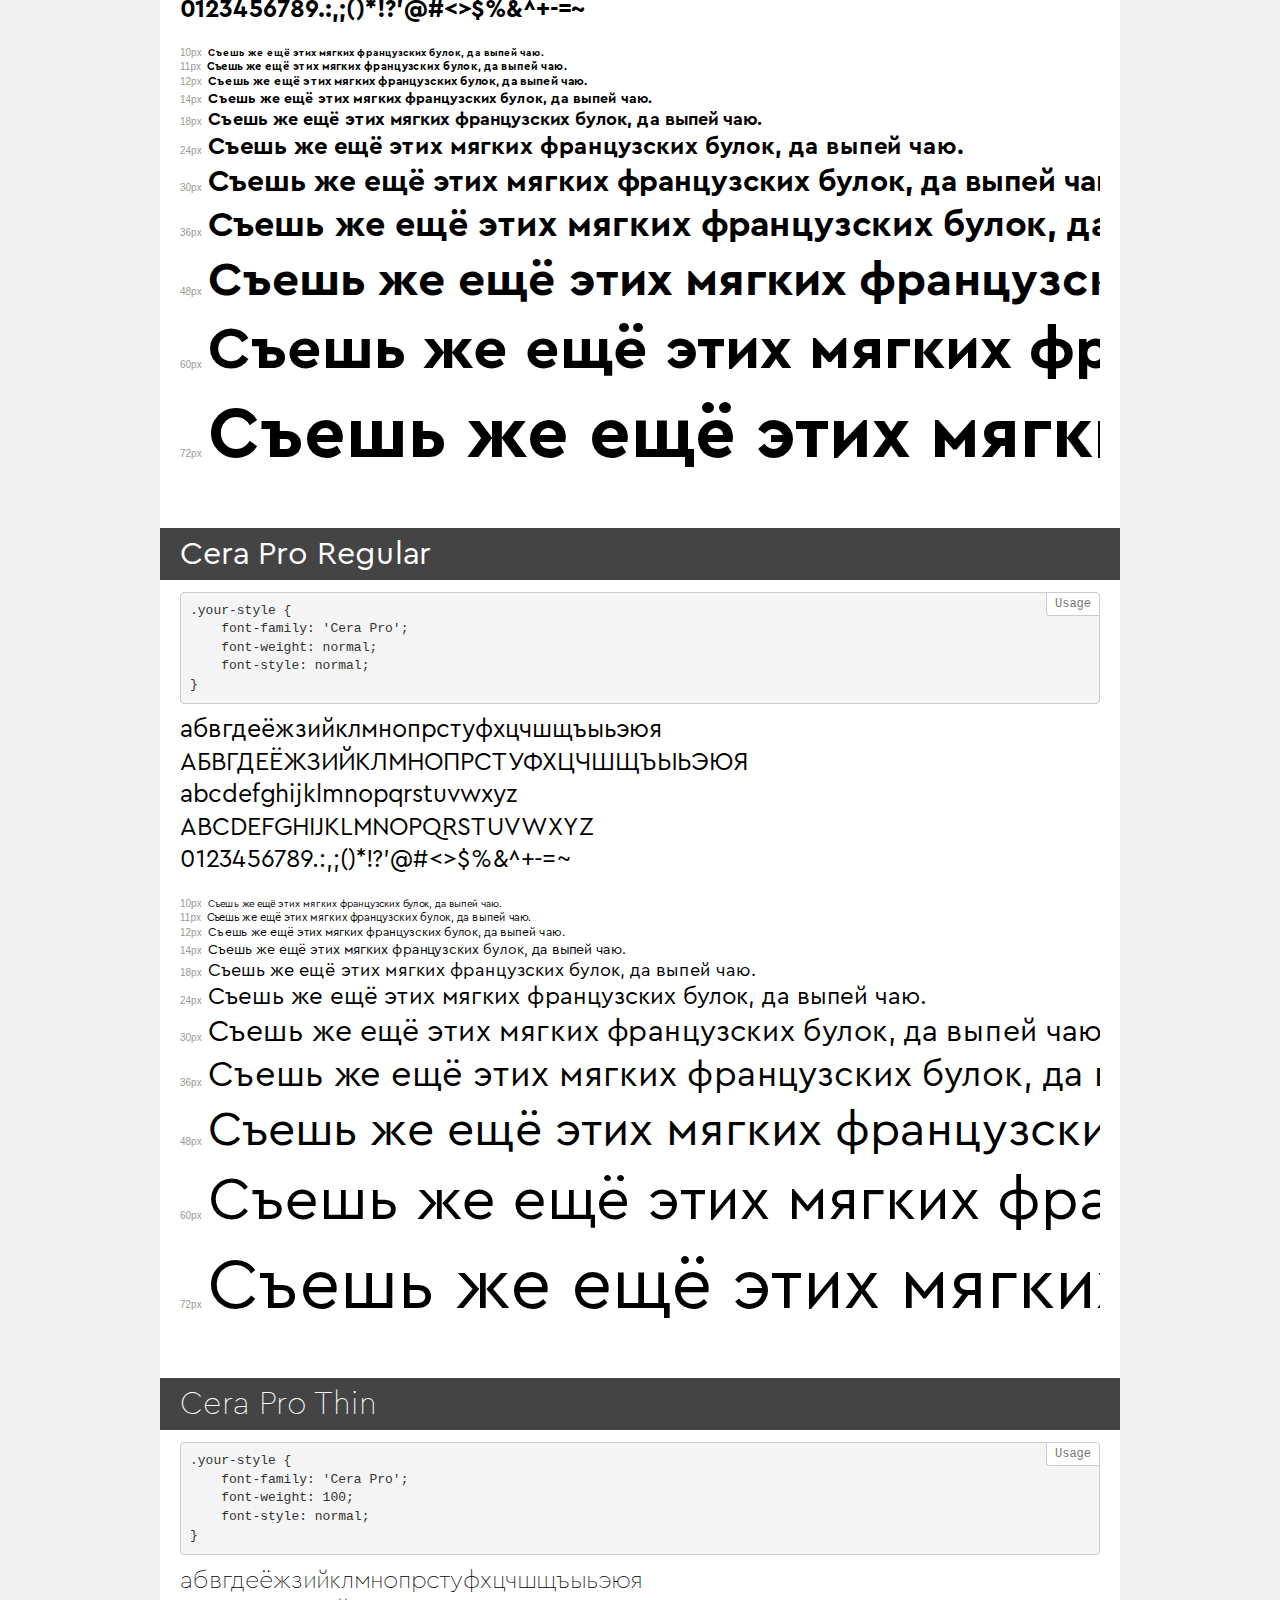
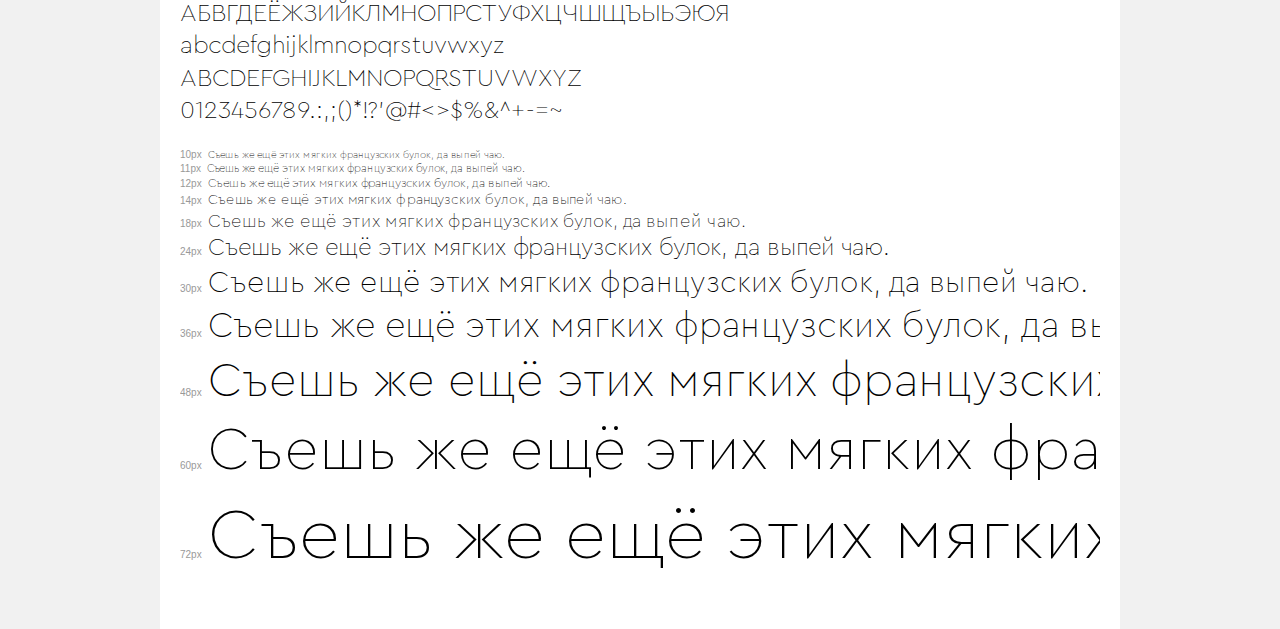
<file: GreenShop_site/fonts/demo.html>
<!DOCTYPE html>
<html>
<head>
    <meta charset="utf-8">
    <meta http-equiv="X-UA-Compatible" content="IE=edge">
    <meta name="viewport" content="width=device-width, initial-scale=1">
    <meta name="robots" content="noindex, noarchive">
    <meta name="format-detection" content="telephone=no">
    <title>Transfonter demo</title>
    <link href="stylesheet.css" rel="stylesheet">
    <style>
        /*
        http://meyerweb.com/eric/tools/css/reset/
        v2.0 | 20110126
        License: none (public domain)
        */
        html, body, div, span, applet, object, iframe,
        h1, h2, h3, h4, h5, h6, p, blockquote, pre,
        a, abbr, acronym, address, big, cite, code,
        del, dfn, em, img, ins, kbd, q, s, samp,
        small, strike, strong, sub, sup, tt, var,
        b, u, i, center,
        dl, dt, dd, ol, ul, li,
        fieldset, form, label, legend,
        table, caption, tbody, tfoot, thead, tr, th, td,
        article, aside, canvas, details, embed,
        figure, figcaption, footer, header, hgroup,
        menu, nav, output, ruby, section, summary,
        time, mark, audio, video {
            margin: 0;
            padding: 0;
            border: 0;
            font-size: 100%;
            font: inherit;
            vertical-align: baseline;
        }
        /* HTML5 display-role reset for older browsers */
        article, aside, details, figcaption, figure,
        footer, header, hgroup, menu, nav, section {
            display: block;
        }
        body {
            line-height: 1;
        }
        ol, ul {
            list-style: none;
        }
        blockquote, q {
            quotes: none;
        }
        blockquote:before, blockquote:after,
        q:before, q:after {
            content: '';
            content: none;
        }
        table {
            border-collapse: collapse;
            border-spacing: 0;
        }
        /* common styles */
        body {
            background: #f1f1f1;
            color: #000;
        }
        .page {
            background: #fff;
            width: 920px;
            margin: 0 auto;
            padding: 20px 20px 0 20px;
            overflow: hidden;
        }
        .font-container {
            overflow-x: auto;
            overflow-y: hidden;
            margin-bottom: 40px;
            line-height: 1.3;
            white-space: nowrap;
            padding-bottom: 5px;
        }
        h1 {
            position: relative;
            background: #444;
            font-size: 32px;
            color: #fff;
            padding: 10px 20px;
            margin: 0 -20px 12px -20px;
        }
        .letters {
            font-size: 25px;
            margin-bottom: 20px;
        }
        .s10:before {
            content: '10px';
        }
        .s11:before {
            content: '11px';
        }
        .s12:before {
            content: '12px';
        }
        .s14:before {
            content: '14px';
        }
        .s18:before {
            content: '18px';
        }
        .s24:before {
            content: '24px';
        }
        .s30:before {
            content: '30px';
        }
        .s36:before {
            content: '36px';
        }
        .s48:before {
            content: '48px';
        }
        .s60:before {
            content: '60px';
        }
        .s72:before {
            content: '72px';
        }
        .s10:before, .s11:before, .s12:before, .s14:before,
        .s18:before, .s24:before, .s30:before, .s36:before,
        .s48:before, .s60:before, .s72:before {
            font-family: Arial, sans-serif;
            font-size: 10px;
            font-weight: normal;
            font-style: normal;
            color: #999;
            padding-right: 6px;
        }
        pre {
            display: block;
            position: relative;
            padding: 9px;
            margin: 0 0 10px;
            font-family: Monaco, Menlo, Consolas, "Courier New", monospace !important;
            font-size: 13px;
            line-height: 1.428571429;
            color: #333;
            font-weight: normal !important;
            font-style: normal !important;
            background-color: #f5f5f5;
            border: 1px solid #ccc;
            overflow-x: auto;
            border-radius: 4px;
        }
        pre:after {
            display: block;
            position: absolute;
            right: 0;
            top: 0;
            content: 'Usage';
            line-height: 1;
            padding: 5px 8px;
            font-size: 12px;
            color: #767676;
            background-color: #fff;
            border: 1px solid #ccc;
            border-right: none;
            border-top: none;
            border-radius: 0 4px 0 4px;
            z-index: 10;
        }
        /* responsive */
        @media (max-width: 959px) {
            .page {
                width: auto;
                margin: 0;
            }
        }
    </style>
</head>
<body>
<div class="page">
    <div class="demo" style="font-family: 'Cera Pro'; font-weight: 300; font-style: normal;">
        <h1>Cera Pro Light</h1>
        <pre>.your-style {
    font-family: 'Cera Pro';
    font-weight: 300;
    font-style: normal;
}</pre>
        <div class="font-container">
            <p class="letters">
                абвгдеёжзийклмнопрстуфхцчшщъыьэюя<br>
АБВГДЕЁЖЗИЙКЛМНОПРСТУФХЦЧШЩЪЫЬЭЮЯ<br>
abcdefghijklmnopqrstuvwxyz<br>
ABCDEFGHIJKLMNOPQRSTUVWXYZ<br>
                0123456789.:,;()*!?'@#<>$%&^+-=~
            </p>
            <p class="s10" style="font-size: 10px;">Съешь же ещё этих мягких французских булок, да выпей чаю.</p>
            <p class="s11" style="font-size: 11px;">Съешь же ещё этих мягких французских булок, да выпей чаю.</p>
            <p class="s12" style="font-size: 12px;">Съешь же ещё этих мягких французских булок, да выпей чаю.</p>
            <p class="s14" style="font-size: 14px;">Съешь же ещё этих мягких французских булок, да выпей чаю.</p>
            <p class="s18" style="font-size: 18px;">Съешь же ещё этих мягких французских булок, да выпей чаю.</p>
            <p class="s24" style="font-size: 24px;">Съешь же ещё этих мягких французских булок, да выпей чаю.</p>
            <p class="s30" style="font-size: 30px;">Съешь же ещё этих мягких французских булок, да выпей чаю.</p>
            <p class="s36" style="font-size: 36px;">Съешь же ещё этих мягких французских булок, да выпей чаю.</p>
            <p class="s48" style="font-size: 48px;">Съешь же ещё этих мягких французских булок, да выпей чаю.</p>
            <p class="s60" style="font-size: 60px;">Съешь же ещё этих мягких французских булок, да выпей чаю.</p>
            <p class="s72" style="font-size: 72px;">Съешь же ещё этих мягких французских булок, да выпей чаю.</p>
        </div>
    </div>
    <div class="demo" style="font-family: 'Cera Pro'; font-weight: 500; font-style: italic;">
        <h1>Cera Pro Medium Italic</h1>
        <pre>.your-style {
    font-family: 'Cera Pro';
    font-weight: 500;
    font-style: italic;
}</pre>
        <div class="font-container">
            <p class="letters">
                абвгдеёжзийклмнопрстуфхцчшщъыьэюя<br>
АБВГДЕЁЖЗИЙКЛМНОПРСТУФХЦЧШЩЪЫЬЭЮЯ<br>
abcdefghijklmnopqrstuvwxyz<br>
ABCDEFGHIJKLMNOPQRSTUVWXYZ<br>
                0123456789.:,;()*!?'@#<>$%&^+-=~
            </p>
            <p class="s10" style="font-size: 10px;">Съешь же ещё этих мягких французских булок, да выпей чаю.</p>
            <p class="s11" style="font-size: 11px;">Съешь же ещё этих мягких французских булок, да выпей чаю.</p>
            <p class="s12" style="font-size: 12px;">Съешь же ещё этих мягких французских булок, да выпей чаю.</p>
            <p class="s14" style="font-size: 14px;">Съешь же ещё этих мягких французских булок, да выпей чаю.</p>
            <p class="s18" style="font-size: 18px;">Съешь же ещё этих мягких французских булок, да выпей чаю.</p>
            <p class="s24" style="font-size: 24px;">Съешь же ещё этих мягких французских булок, да выпей чаю.</p>
            <p class="s30" style="font-size: 30px;">Съешь же ещё этих мягких французских булок, да выпей чаю.</p>
            <p class="s36" style="font-size: 36px;">Съешь же ещё этих мягких французских булок, да выпей чаю.</p>
            <p class="s48" style="font-size: 48px;">Съешь же ещё этих мягких французских булок, да выпей чаю.</p>
            <p class="s60" style="font-size: 60px;">Съешь же ещё этих мягких французских булок, да выпей чаю.</p>
            <p class="s72" style="font-size: 72px;">Съешь же ещё этих мягких французских булок, да выпей чаю.</p>
        </div>
    </div>
    <div class="demo" style="font-family: 'Cera Pro'; font-weight: normal; font-style: italic;">
        <h1>Cera Pro Regular Italic</h1>
        <pre>.your-style {
    font-family: 'Cera Pro';
    font-weight: normal;
    font-style: italic;
}</pre>
        <div class="font-container">
            <p class="letters">
                абвгдеёжзийклмнопрстуфхцчшщъыьэюя<br>
АБВГДЕЁЖЗИЙКЛМНОПРСТУФХЦЧШЩЪЫЬЭЮЯ<br>
abcdefghijklmnopqrstuvwxyz<br>
ABCDEFGHIJKLMNOPQRSTUVWXYZ<br>
                0123456789.:,;()*!?'@#<>$%&^+-=~
            </p>
            <p class="s10" style="font-size: 10px;">Съешь же ещё этих мягких французских булок, да выпей чаю.</p>
            <p class="s11" style="font-size: 11px;">Съешь же ещё этих мягких французских булок, да выпей чаю.</p>
            <p class="s12" style="font-size: 12px;">Съешь же ещё этих мягких французских булок, да выпей чаю.</p>
            <p class="s14" style="font-size: 14px;">Съешь же ещё этих мягких французских булок, да выпей чаю.</p>
            <p class="s18" style="font-size: 18px;">Съешь же ещё этих мягких французских булок, да выпей чаю.</p>
            <p class="s24" style="font-size: 24px;">Съешь же ещё этих мягких французских булок, да выпей чаю.</p>
            <p class="s30" style="font-size: 30px;">Съешь же ещё этих мягких французских булок, да выпей чаю.</p>
            <p class="s36" style="font-size: 36px;">Съешь же ещё этих мягких французских булок, да выпей чаю.</p>
            <p class="s48" style="font-size: 48px;">Съешь же ещё этих мягких французских булок, да выпей чаю.</p>
            <p class="s60" style="font-size: 60px;">Съешь же ещё этих мягких французских булок, да выпей чаю.</p>
            <p class="s72" style="font-size: 72px;">Съешь же ещё этих мягких французских булок, да выпей чаю.</p>
        </div>
    </div>
    <div class="demo" style="font-family: 'Cera Pro'; font-weight: 900; font-style: italic;">
        <h1>Cera Pro Black Italic</h1>
        <pre>.your-style {
    font-family: 'Cera Pro';
    font-weight: 900;
    font-style: italic;
}</pre>
        <div class="font-container">
            <p class="letters">
                абвгдеёжзийклмнопрстуфхцчшщъыьэюя<br>
АБВГДЕЁЖЗИЙКЛМНОПРСТУФХЦЧШЩЪЫЬЭЮЯ<br>
abcdefghijklmnopqrstuvwxyz<br>
ABCDEFGHIJKLMNOPQRSTUVWXYZ<br>
                0123456789.:,;()*!?'@#<>$%&^+-=~
            </p>
            <p class="s10" style="font-size: 10px;">Съешь же ещё этих мягких французских булок, да выпей чаю.</p>
            <p class="s11" style="font-size: 11px;">Съешь же ещё этих мягких французских булок, да выпей чаю.</p>
            <p class="s12" style="font-size: 12px;">Съешь же ещё этих мягких французских булок, да выпей чаю.</p>
            <p class="s14" style="font-size: 14px;">Съешь же ещё этих мягких французских булок, да выпей чаю.</p>
            <p class="s18" style="font-size: 18px;">Съешь же ещё этих мягких французских булок, да выпей чаю.</p>
            <p class="s24" style="font-size: 24px;">Съешь же ещё этих мягких французских булок, да выпей чаю.</p>
            <p class="s30" style="font-size: 30px;">Съешь же ещё этих мягких французских булок, да выпей чаю.</p>
            <p class="s36" style="font-size: 36px;">Съешь же ещё этих мягких французских булок, да выпей чаю.</p>
            <p class="s48" style="font-size: 48px;">Съешь же ещё этих мягких французских булок, да выпей чаю.</p>
            <p class="s60" style="font-size: 60px;">Съешь же ещё этих мягких французских булок, да выпей чаю.</p>
            <p class="s72" style="font-size: 72px;">Съешь же ещё этих мягких французских булок, да выпей чаю.</p>
        </div>
    </div>
    <div class="demo" style="font-family: 'Cera Pro'; font-weight: 500; font-style: normal;">
        <h1>Cera Pro Medium</h1>
        <pre>.your-style {
    font-family: 'Cera Pro';
    font-weight: 500;
    font-style: normal;
}</pre>
        <div class="font-container">
            <p class="letters">
                абвгдеёжзийклмнопрстуфхцчшщъыьэюя<br>
АБВГДЕЁЖЗИЙКЛМНОПРСТУФХЦЧШЩЪЫЬЭЮЯ<br>
abcdefghijklmnopqrstuvwxyz<br>
ABCDEFGHIJKLMNOPQRSTUVWXYZ<br>
                0123456789.:,;()*!?'@#<>$%&^+-=~
            </p>
            <p class="s10" style="font-size: 10px;">Съешь же ещё этих мягких французских булок, да выпей чаю.</p>
            <p class="s11" style="font-size: 11px;">Съешь же ещё этих мягких французских булок, да выпей чаю.</p>
            <p class="s12" style="font-size: 12px;">Съешь же ещё этих мягких французских булок, да выпей чаю.</p>
            <p class="s14" style="font-size: 14px;">Съешь же ещё этих мягких французских булок, да выпей чаю.</p>
            <p class="s18" style="font-size: 18px;">Съешь же ещё этих мягких французских булок, да выпей чаю.</p>
            <p class="s24" style="font-size: 24px;">Съешь же ещё этих мягких французских булок, да выпей чаю.</p>
            <p class="s30" style="font-size: 30px;">Съешь же ещё этих мягких французских булок, да выпей чаю.</p>
            <p class="s36" style="font-size: 36px;">Съешь же ещё этих мягких французских булок, да выпей чаю.</p>
            <p class="s48" style="font-size: 48px;">Съешь же ещё этих мягких французских булок, да выпей чаю.</p>
            <p class="s60" style="font-size: 60px;">Съешь же ещё этих мягких французских булок, да выпей чаю.</p>
            <p class="s72" style="font-size: 72px;">Съешь же ещё этих мягких французских булок, да выпей чаю.</p>
        </div>
    </div>
    <div class="demo" style="font-family: 'Cera Pro'; font-weight: bold; font-style: italic;">
        <h1>Cera Pro Bold Italic</h1>
        <pre>.your-style {
    font-family: 'Cera Pro';
    font-weight: bold;
    font-style: italic;
}</pre>
        <div class="font-container">
            <p class="letters">
                абвгдеёжзийклмнопрстуфхцчшщъыьэюя<br>
АБВГДЕЁЖЗИЙКЛМНОПРСТУФХЦЧШЩЪЫЬЭЮЯ<br>
abcdefghijklmnopqrstuvwxyz<br>
ABCDEFGHIJKLMNOPQRSTUVWXYZ<br>
                0123456789.:,;()*!?'@#<>$%&^+-=~
            </p>
            <p class="s10" style="font-size: 10px;">Съешь же ещё этих мягких французских булок, да выпей чаю.</p>
            <p class="s11" style="font-size: 11px;">Съешь же ещё этих мягких французских булок, да выпей чаю.</p>
            <p class="s12" style="font-size: 12px;">Съешь же ещё этих мягких французских булок, да выпей чаю.</p>
            <p class="s14" style="font-size: 14px;">Съешь же ещё этих мягких французских булок, да выпей чаю.</p>
            <p class="s18" style="font-size: 18px;">Съешь же ещё этих мягких французских булок, да выпей чаю.</p>
            <p class="s24" style="font-size: 24px;">Съешь же ещё этих мягких французских булок, да выпей чаю.</p>
            <p class="s30" style="font-size: 30px;">Съешь же ещё этих мягких французских булок, да выпей чаю.</p>
            <p class="s36" style="font-size: 36px;">Съешь же ещё этих мягких французских булок, да выпей чаю.</p>
            <p class="s48" style="font-size: 48px;">Съешь же ещё этих мягких французских булок, да выпей чаю.</p>
            <p class="s60" style="font-size: 60px;">Съешь же ещё этих мягких французских булок, да выпей чаю.</p>
            <p class="s72" style="font-size: 72px;">Съешь же ещё этих мягких французских булок, да выпей чаю.</p>
        </div>
    </div>
    <div class="demo" style="font-family: 'Cera Pro'; font-weight: 100; font-style: italic;">
        <h1>Cera Pro Thin Italic</h1>
        <pre>.your-style {
    font-family: 'Cera Pro';
    font-weight: 100;
    font-style: italic;
}</pre>
        <div class="font-container">
            <p class="letters">
                абвгдеёжзийклмнопрстуфхцчшщъыьэюя<br>
АБВГДЕЁЖЗИЙКЛМНОПРСТУФХЦЧШЩЪЫЬЭЮЯ<br>
abcdefghijklmnopqrstuvwxyz<br>
ABCDEFGHIJKLMNOPQRSTUVWXYZ<br>
                0123456789.:,;()*!?'@#<>$%&^+-=~
            </p>
            <p class="s10" style="font-size: 10px;">Съешь же ещё этих мягких французских булок, да выпей чаю.</p>
            <p class="s11" style="font-size: 11px;">Съешь же ещё этих мягких французских булок, да выпей чаю.</p>
            <p class="s12" style="font-size: 12px;">Съешь же ещё этих мягких французских булок, да выпей чаю.</p>
            <p class="s14" style="font-size: 14px;">Съешь же ещё этих мягких французских булок, да выпей чаю.</p>
            <p class="s18" style="font-size: 18px;">Съешь же ещё этих мягких французских булок, да выпей чаю.</p>
            <p class="s24" style="font-size: 24px;">Съешь же ещё этих мягких французских булок, да выпей чаю.</p>
            <p class="s30" style="font-size: 30px;">Съешь же ещё этих мягких французских булок, да выпей чаю.</p>
            <p class="s36" style="font-size: 36px;">Съешь же ещё этих мягких французских булок, да выпей чаю.</p>
            <p class="s48" style="font-size: 48px;">Съешь же ещё этих мягких французских булок, да выпей чаю.</p>
            <p class="s60" style="font-size: 60px;">Съешь же ещё этих мягких французских булок, да выпей чаю.</p>
            <p class="s72" style="font-size: 72px;">Съешь же ещё этих мягких французских булок, да выпей чаю.</p>
        </div>
    </div>
    <div class="demo" style="font-family: 'Cera Pro'; font-weight: 300; font-style: italic;">
        <h1>Cera Pro Light Italic</h1>
        <pre>.your-style {
    font-family: 'Cera Pro';
    font-weight: 300;
    font-style: italic;
}</pre>
        <div class="font-container">
            <p class="letters">
                абвгдеёжзийклмнопрстуфхцчшщъыьэюя<br>
АБВГДЕЁЖЗИЙКЛМНОПРСТУФХЦЧШЩЪЫЬЭЮЯ<br>
abcdefghijklmnopqrstuvwxyz<br>
ABCDEFGHIJKLMNOPQRSTUVWXYZ<br>
                0123456789.:,;()*!?'@#<>$%&^+-=~
            </p>
            <p class="s10" style="font-size: 10px;">Съешь же ещё этих мягких французских булок, да выпей чаю.</p>
            <p class="s11" style="font-size: 11px;">Съешь же ещё этих мягких французских булок, да выпей чаю.</p>
            <p class="s12" style="font-size: 12px;">Съешь же ещё этих мягких французских булок, да выпей чаю.</p>
            <p class="s14" style="font-size: 14px;">Съешь же ещё этих мягких французских булок, да выпей чаю.</p>
            <p class="s18" style="font-size: 18px;">Съешь же ещё этих мягких французских булок, да выпей чаю.</p>
            <p class="s24" style="font-size: 24px;">Съешь же ещё этих мягких французских булок, да выпей чаю.</p>
            <p class="s30" style="font-size: 30px;">Съешь же ещё этих мягких французских булок, да выпей чаю.</p>
            <p class="s36" style="font-size: 36px;">Съешь же ещё этих мягких французских булок, да выпей чаю.</p>
            <p class="s48" style="font-size: 48px;">Съешь же ещё этих мягких французских булок, да выпей чаю.</p>
            <p class="s60" style="font-size: 60px;">Съешь же ещё этих мягких французских булок, да выпей чаю.</p>
            <p class="s72" style="font-size: 72px;">Съешь же ещё этих мягких французских булок, да выпей чаю.</p>
        </div>
    </div>
    <div class="demo" style="font-family: 'Cera Pro'; font-weight: 900; font-style: normal;">
        <h1>Cera Pro Black</h1>
        <pre>.your-style {
    font-family: 'Cera Pro';
    font-weight: 900;
    font-style: normal;
}</pre>
        <div class="font-container">
            <p class="letters">
                абвгдеёжзийклмнопрстуфхцчшщъыьэюя<br>
АБВГДЕЁЖЗИЙКЛМНОПРСТУФХЦЧШЩЪЫЬЭЮЯ<br>
abcdefghijklmnopqrstuvwxyz<br>
ABCDEFGHIJKLMNOPQRSTUVWXYZ<br>
                0123456789.:,;()*!?'@#<>$%&^+-=~
            </p>
            <p class="s10" style="font-size: 10px;">Съешь же ещё этих мягких французских булок, да выпей чаю.</p>
            <p class="s11" style="font-size: 11px;">Съешь же ещё этих мягких французских булок, да выпей чаю.</p>
            <p class="s12" style="font-size: 12px;">Съешь же ещё этих мягких французских булок, да выпей чаю.</p>
            <p class="s14" style="font-size: 14px;">Съешь же ещё этих мягких французских булок, да выпей чаю.</p>
            <p class="s18" style="font-size: 18px;">Съешь же ещё этих мягких французских булок, да выпей чаю.</p>
            <p class="s24" style="font-size: 24px;">Съешь же ещё этих мягких французских булок, да выпей чаю.</p>
            <p class="s30" style="font-size: 30px;">Съешь же ещё этих мягких французских булок, да выпей чаю.</p>
            <p class="s36" style="font-size: 36px;">Съешь же ещё этих мягких французских булок, да выпей чаю.</p>
            <p class="s48" style="font-size: 48px;">Съешь же ещё этих мягких французских булок, да выпей чаю.</p>
            <p class="s60" style="font-size: 60px;">Съешь же ещё этих мягких французских булок, да выпей чаю.</p>
            <p class="s72" style="font-size: 72px;">Съешь же ещё этих мягких французских булок, да выпей чаю.</p>
        </div>
    </div>
    <div class="demo" style="font-family: 'Cera Pro'; font-weight: bold; font-style: normal;">
        <h1>Cera Pro Bold</h1>
        <pre>.your-style {
    font-family: 'Cera Pro';
    font-weight: bold;
    font-style: normal;
}</pre>
        <div class="font-container">
            <p class="letters">
                абвгдеёжзийклмнопрстуфхцчшщъыьэюя<br>
АБВГДЕЁЖЗИЙКЛМНОПРСТУФХЦЧШЩЪЫЬЭЮЯ<br>
abcdefghijklmnopqrstuvwxyz<br>
ABCDEFGHIJKLMNOPQRSTUVWXYZ<br>
                0123456789.:,;()*!?'@#<>$%&^+-=~
            </p>
            <p class="s10" style="font-size: 10px;">Съешь же ещё этих мягких французских булок, да выпей чаю.</p>
            <p class="s11" style="font-size: 11px;">Съешь же ещё этих мягких французских булок, да выпей чаю.</p>
            <p class="s12" style="font-size: 12px;">Съешь же ещё этих мягких французских булок, да выпей чаю.</p>
            <p class="s14" style="font-size: 14px;">Съешь же ещё этих мягких французских булок, да выпей чаю.</p>
            <p class="s18" style="font-size: 18px;">Съешь же ещё этих мягких французских булок, да выпей чаю.</p>
            <p class="s24" style="font-size: 24px;">Съешь же ещё этих мягких французских булок, да выпей чаю.</p>
            <p class="s30" style="font-size: 30px;">Съешь же ещё этих мягких французских булок, да выпей чаю.</p>
            <p class="s36" style="font-size: 36px;">Съешь же ещё этих мягких французских булок, да выпей чаю.</p>
            <p class="s48" style="font-size: 48px;">Съешь же ещё этих мягких французских булок, да выпей чаю.</p>
            <p class="s60" style="font-size: 60px;">Съешь же ещё этих мягких французских булок, да выпей чаю.</p>
            <p class="s72" style="font-size: 72px;">Съешь же ещё этих мягких французских булок, да выпей чаю.</p>
        </div>
    </div>
    <div class="demo" style="font-family: 'Cera Pro'; font-weight: normal; font-style: normal;">
        <h1>Cera Pro Regular</h1>
        <pre>.your-style {
    font-family: 'Cera Pro';
    font-weight: normal;
    font-style: normal;
}</pre>
        <div class="font-container">
            <p class="letters">
                абвгдеёжзийклмнопрстуфхцчшщъыьэюя<br>
АБВГДЕЁЖЗИЙКЛМНОПРСТУФХЦЧШЩЪЫЬЭЮЯ<br>
abcdefghijklmnopqrstuvwxyz<br>
ABCDEFGHIJKLMNOPQRSTUVWXYZ<br>
                0123456789.:,;()*!?'@#<>$%&^+-=~
            </p>
            <p class="s10" style="font-size: 10px;">Съешь же ещё этих мягких французских булок, да выпей чаю.</p>
            <p class="s11" style="font-size: 11px;">Съешь же ещё этих мягких французских булок, да выпей чаю.</p>
            <p class="s12" style="font-size: 12px;">Съешь же ещё этих мягких французских булок, да выпей чаю.</p>
            <p class="s14" style="font-size: 14px;">Съешь же ещё этих мягких французских булок, да выпей чаю.</p>
            <p class="s18" style="font-size: 18px;">Съешь же ещё этих мягких французских булок, да выпей чаю.</p>
            <p class="s24" style="font-size: 24px;">Съешь же ещё этих мягких французских булок, да выпей чаю.</p>
            <p class="s30" style="font-size: 30px;">Съешь же ещё этих мягких французских булок, да выпей чаю.</p>
            <p class="s36" style="font-size: 36px;">Съешь же ещё этих мягких французских булок, да выпей чаю.</p>
            <p class="s48" style="font-size: 48px;">Съешь же ещё этих мягких французских булок, да выпей чаю.</p>
            <p class="s60" style="font-size: 60px;">Съешь же ещё этих мягких французских булок, да выпей чаю.</p>
            <p class="s72" style="font-size: 72px;">Съешь же ещё этих мягких французских булок, да выпей чаю.</p>
        </div>
    </div>
    <div class="demo" style="font-family: 'Cera Pro'; font-weight: 100; font-style: normal;">
        <h1>Cera Pro Thin</h1>
        <pre>.your-style {
    font-family: 'Cera Pro';
    font-weight: 100;
    font-style: normal;
}</pre>
        <div class="font-container">
            <p class="letters">
                абвгдеёжзийклмнопрстуфхцчшщъыьэюя<br>
АБВГДЕЁЖЗИЙКЛМНОПРСТУФХЦЧШЩЪЫЬЭЮЯ<br>
abcdefghijklmnopqrstuvwxyz<br>
ABCDEFGHIJKLMNOPQRSTUVWXYZ<br>
                0123456789.:,;()*!?'@#<>$%&^+-=~
            </p>
            <p class="s10" style="font-size: 10px;">Съешь же ещё этих мягких французских булок, да выпей чаю.</p>
            <p class="s11" style="font-size: 11px;">Съешь же ещё этих мягких французских булок, да выпей чаю.</p>
            <p class="s12" style="font-size: 12px;">Съешь же ещё этих мягких французских булок, да выпей чаю.</p>
            <p class="s14" style="font-size: 14px;">Съешь же ещё этих мягких французских булок, да выпей чаю.</p>
            <p class="s18" style="font-size: 18px;">Съешь же ещё этих мягких французских булок, да выпей чаю.</p>
            <p class="s24" style="font-size: 24px;">Съешь же ещё этих мягких французских булок, да выпей чаю.</p>
            <p class="s30" style="font-size: 30px;">Съешь же ещё этих мягких французских булок, да выпей чаю.</p>
            <p class="s36" style="font-size: 36px;">Съешь же ещё этих мягких французских булок, да выпей чаю.</p>
            <p class="s48" style="font-size: 48px;">Съешь же ещё этих мягких французских булок, да выпей чаю.</p>
            <p class="s60" style="font-size: 60px;">Съешь же ещё этих мягких французских булок, да выпей чаю.</p>
            <p class="s72" style="font-size: 72px;">Съешь же ещё этих мягких французских булок, да выпей чаю.</p>
        </div>
    </div>
</div>
</body>
</html>
</file>
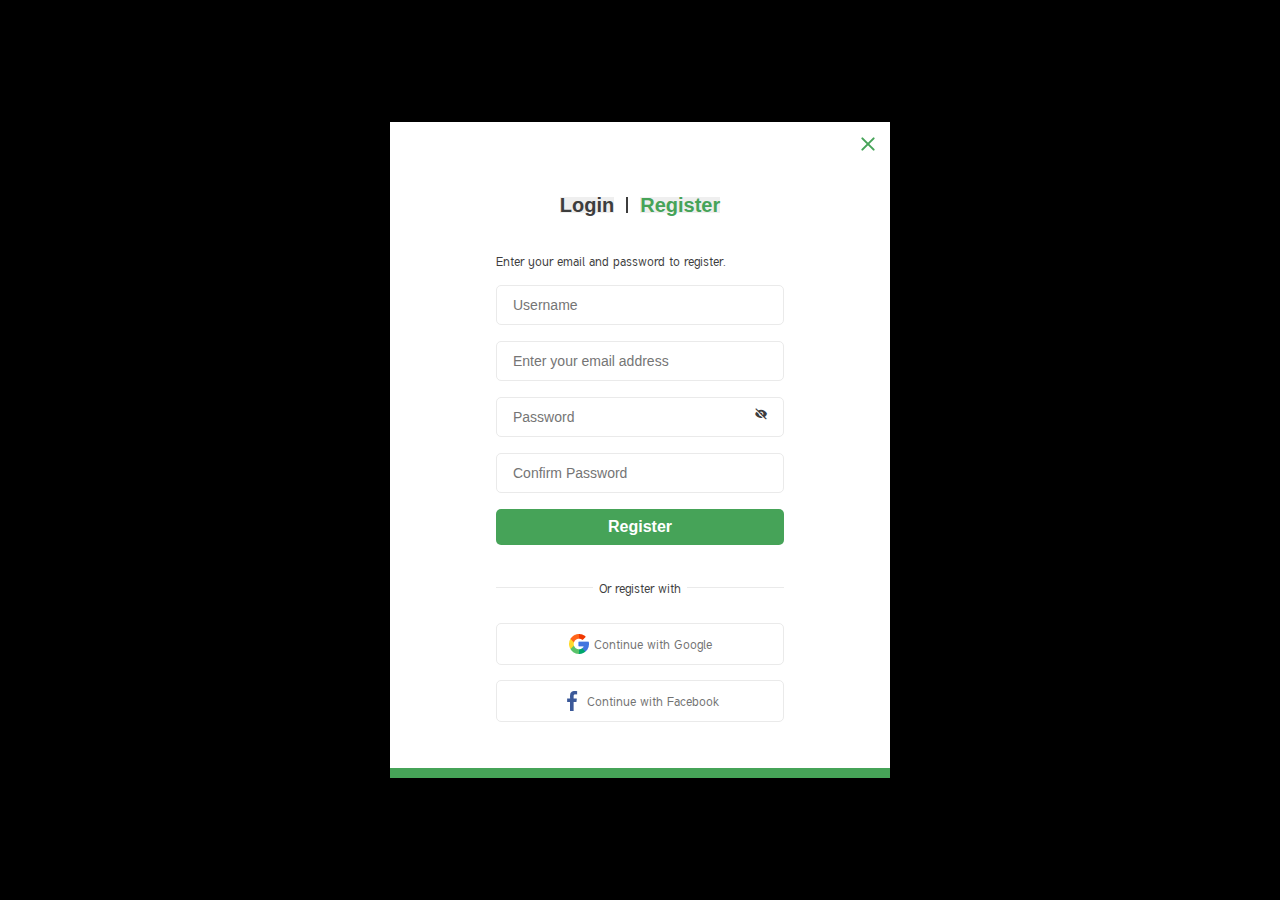
<file: hillel-main/hw12/registration.html>
<!DOCTYPE html>
<head>
  <meta charset="UTF-8" />
  <meta name="viewport" content="width=device-width, initial-scale=1.0" />
  <link
    href="https://unpkg.com/boxicons@2.1.4/css/boxicons.min.css"
    rel="stylesheet"
  />
  <link rel="stylesheet" href="./css/style.css" />
  <title>Green shop</title>
</head>

<body>
  <div class="wrapper">
    <div class="container">
      <div class="action">
        <a href="index.html" class="action__button">
          <span></span>
        </a>
      </div>
      <div class="actions">
        <button type="button" class="actions__button">Login</button>

        <span></span>

        <button type="button" class="actions__button actions__button--primary">
          Register
        </button>
      </div>

      <form class="form" action="/submit">
        <h3 class="form__title">Enter your email and password to register.</h3>
        <div class="form__input-wrapper">
          <input
            class="form__input"
            type="text"
            name="Username"
            id=""
            placeholder="Username"
            required
          />
        </div>

        <div class="form__input-wrapper">
          <input
            class="form__input"
            type="email"
            name="email"
            id=""
            placeholder="Enter your email address"
            required
          />
        </div>
        <div class="form__input-wrapper wrapper-input--secondary">
          <input
            class="form__input"
            type="password"
            name="password"
            id=""
            placeholder="Password"
          />
          <i class="bx bxs-hide"></i>
        </div>
        <div class="form__input-wrapper">
          <input
            class="form__input"
            type="password"
            name="password"
            id=""
            placeholder="Confirm Password"
          />
        </div>
        <button class="form__button" type="submit">Register</button>
      </form>
      <div class="sup-title">
        <span>Or register with</span>
      </div>

      <div class="actions__links">
        <a class="actions__link" href="#">
          <img src="./img/google 1.png" alt="google icon" />Continue with
          Google</a
        >
        <a class="actions__link" href="#"
          ><img src="./img/facebook 1.png" alt="facebook icon" />Continue with Facebook</a
        >
      </div>
    </div>
    <div class="footer__line"></div>
  </div>
</body>
</file>
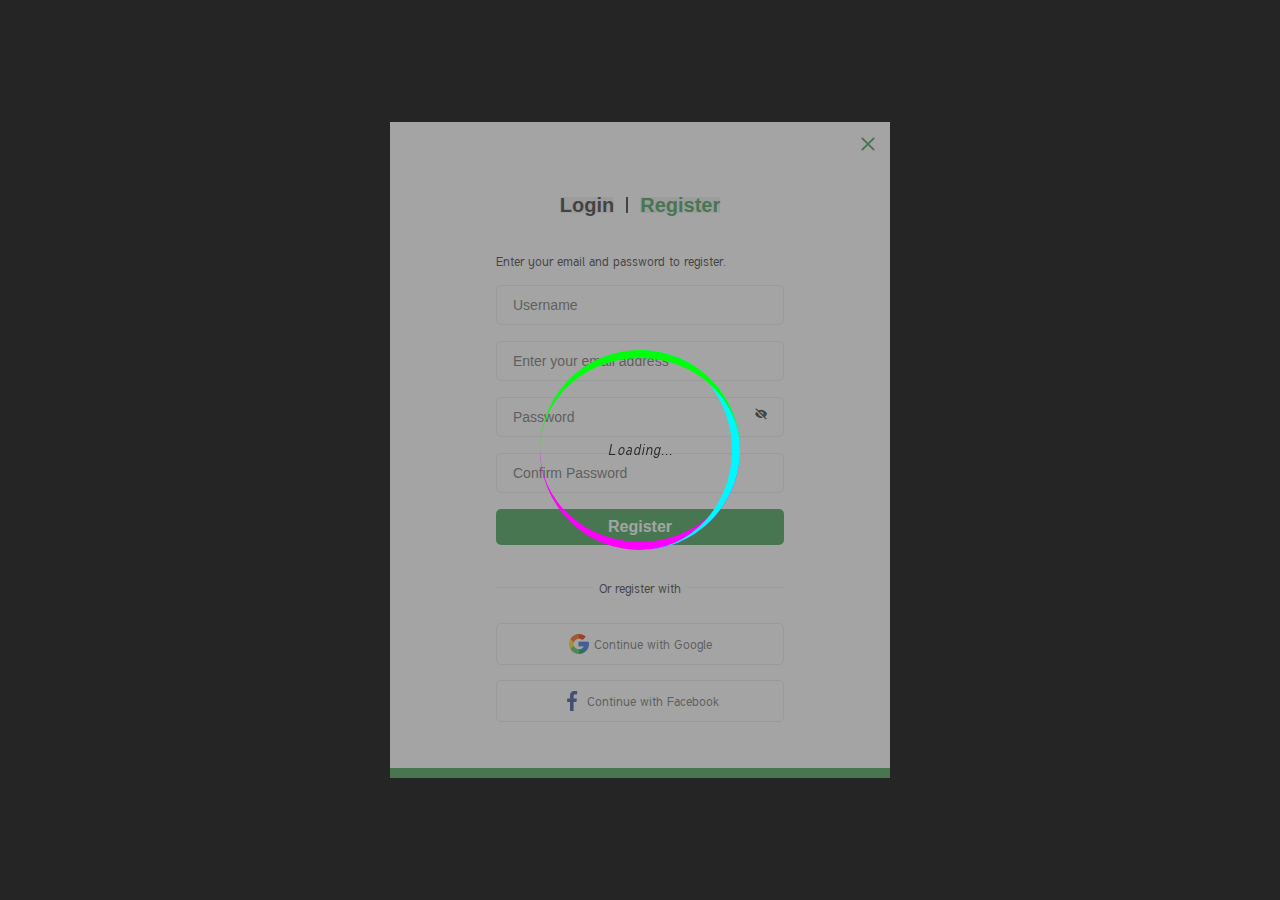
<file: hillel-main/hw13/registration.html>
<!DOCTYPE html>
<head>
  <meta charset="UTF-8" />
  <meta name="viewport" content="width=device-width, initial-scale=1.0" />
  <link
    href="https://unpkg.com/boxicons@2.1.4/css/boxicons.min.css"
    rel="stylesheet"
  />
  <link rel="stylesheet" href="./css/style.css" />
  <title>Green shop</title>
</head>

<body>
  <div class="preloader">
    <div class="loader"></div>
    <div class="loader"></div>
    <div class="loader"></div>
    <span class="loading">Loading...</span>
  </div>

  <div class="registration-wrapper">
    <div class="container">
      <div class="action">
        <a href="index.html" class="action__button">
          <span></span>
        </a>
      </div>
      <div class="actions">
        <button type="button" class="actions__button">Login</button>

        <span></span>

        <button type="button" class="actions__button actions__button--primary">
          Register
        </button>
      </div>

      <form class="form" action="/submit">
        <h3 class="form__title">Enter your email and password to register.</h3>
        <div class="form__input-wrapper">
          <input
            class="form__input"
            type="text"
            name="Username"
            id=""
            placeholder="Username"
            required
          />
        </div>

        <div class="form__input-wrapper">
          <input
            class="form__input"
            type="email"
            name="email"
            id=""
            placeholder="Enter your email address"
            required
          />
        </div>
        <div class="form__input-wrapper wrapper-input--secondary">
          <input
            class="form__input"
            type="password"
            name="password"
            id=""
            placeholder="Password"
          />
          <i class="bx bxs-hide"></i>
        </div>
        <div class="form__input-wrapper">
          <input
            class="form__input"
            type="password"
            name="password"
            id=""
            placeholder="Confirm Password"
          />
        </div>
        <button class="form__button" type="submit">Register</button>
      </form>
      <div class="sup-title">
        <span>Or register with</span>
      </div>

      <div class="actions__links">
        <a class="actions__link" href="#">
          <img src="./img/google 1.png" alt="google icon" />Continue with
          Google</a
        >
        <a class="actions__link" href="#"
          ><img src="./img/facebook 1.png" alt="facebook icon" />Continue with
          Facebook</a
        >
      </div>
    </div>
    <div class="footer__line"></div>
  </div>
</body>
</file>
<file: Project/css/styles.css>
@charset "UTF-8";


@import url("https://fonts.googleapis.com/css2?family=Playfair+Display:ital,wght@0,400;0,500;0,600;0,700;1,400;1,500;1,600;1,700&family=Roboto+Flex:opsz,wght@8..144,300;8..144,400;8..144,500;8..144,600;8..144,700&display=swap");

:root {
    /* font-families
   */
    --font-1: "Roboto Flex", Sans-Serif;
    --font-2: "Playfair Display", Serif;
    --font-mono: Consolas, "Andale Mono", Courier, "Courier New", monospace;
}


:root {

    --color-1-50: #f4f9f7;
    --color-1-100: #daede5;
    --color-1-200: #b5dacb;
    --color-1-300: #89bfac;
    --color-1-400: #65a48f;
    --color-1-500: #468672;
    --color-1-600: #366b5b;
    --color-1-700: #2e574a;
    --color-1-800: #29463f;
    --color-1-900: #253c35;
    --color-1-950: #11221d;
    --color-1: var(--color-1-500);

    --color-2-50: #f9f7f3;
    --color-2-100: #f2ede2;
    --color-2-200: #e3d8c5;
    --color-2-300: #d2be9f;
    --color-2-400: #c2a480;
    --color-2-500: #b1885e;
    --color-2-600: #a47652;
    --color-2-700: #885f46;
    --color-2-800: #6f4f3d;
    --color-2-900: #5a4134;
    --color-2-950: #30211a;
    --color-2: var(--color-2-500);


    --color-neutral-50: #efefef;
    --color-neutral-100: #dfe0e0;
    --color-neutral-150: #cfd0d0;
    --color-neutral-200: #bfc1c0;
    --color-neutral-250: #afb1b1;
    --color-neutral-300: #9fa1a1;
    --color-neutral-350: #8f9291;
    --color-neutral-400: #7f8281;
    --color-neutral-450: #6f7372;
    --color-neutral-500: #5f6362;
    --color-neutral-550: #565958;
    --color-neutral-600: #4c4f4e;
    --color-neutral-650: #434545;
    --color-neutral-700: #393b3b;
    --color-neutral-750: #303231;
    --color-neutral-800: #262827;
    --color-neutral-850: #1c1e1d;
    --color-neutral-900: #131414;
    --color-neutral-950: #090a0a;
    --color-neutral: var(--color-neutral-500);

    --color-white: var(--color-neutral-50);
    --color-black: var(--color-neutral-950);
    --color-pure-white: #ffffff;
    --color-pure-black: #000000;

    --color-error: hsl(359, 100%, 91%);
    --color-success: hsl(76, 69%, 68%);
    --color-info: hsl(205, 82%, 91%);
    --color-notice: hsl(51, 100%, 80%);
    --color-error-content: hsl(359, 50%, 50%);
    --color-success-content: hsl(76, 29%, 28%);
    --color-info-content: hsl(205, 32%, 31%);
    --color-notice-content: hsl(51, 30%, 30%);

    --color-bg: var(--color-neutral-950);
    --color-bg-inverse: var(--color-neutral-600);

    --color-bg-primary: var(--color-1-600);
    --color-bg-primary-light: var(--color-1-500);
    --color-bg-primary-dark: var(--color-1-700);

    --color-bg-secondary: var(--color-2-500);
    --color-bg-secondary-light: var(--color-2-400);
    --color-bg-secondary-dark: var(--color-2-600);

    --color-bg-accent: var(--color-bg-primary);
    --color-bg-accent-light: var(--color-bg-primary-light);
    --color-bg-accent-dark: var(--color-bg-primary-dark);

    --color-bg-neutral: var(--color-neutral-850);
    --color-bg-neutral-light: var(--color-neutral-800);
    --color-bg-neutral-dark: var(--color-neutral-900);

    --color-border: var(--color-neutral-850);


    --color-text: var(--color-neutral-200);
    --color-text-bold: var(--color-neutral-50);
    --color-text-light: var(--color-neutral-500);
    --color-headings: var(--color-neutral-100);
    --color-placeholder: var(--color-neutral-500);

    --color-link: var(--color-1-500);
    --color-link-hover: var(--color-bg-secondary);
    --color-link-active: var(--color-bg-secondary);


    --color-btn: var(--color-bg-neutral);
    --color-btn-text: var(--color-white);
    --color-btn-hover: var(--color-bg-neutral-light);
    --color-btn-hover-text: var(--color-white);

    --color-btn-primary: var(--color-bg-accent);
    --color-btn-primary-text: var(--color-white);
    --color-btn-primary-hover: var(--color-bg-accent-dark);
    --color-btn-primary-hover-text: var(--color-white);

    --color-btn-ghost: var(--color-bg-secondary);
    --color-btn-ghost-text: var(--color-bg-secondary);
    --color-btn-ghost-hover: var(--color-bg-secondary);
    --color-btn-ghost-hover-text: var(--color-bg);

    --color-preloader-bg: var(--color-bg);
    --color-loader: var(--color-neutral-400);
    --color-loader-light: var(--color-white);
}

/* ------------------------------------------------------------------- 
 * ## shadows
 * ------------------------------------------------------------------- */
:root {
    /* shadow color in HSL
   */
    --shadow-color: 0, 0%, 0%;

    --shadow-low:
        0 2px 2px hsla(var(--shadow-color), 0.01),
        0 4px 4px hsla(var(--shadow-color), 0.02);

    --shadow-medium:
        0 2px 2px hsla(var(--shadow-color), 0.01),
        0 4px 4px -0.2px hsla(var(--shadow-color), 0.02),
        0 16px 16px -0.4px hsla(var(--shadow-color), 0.06);

    --shadow-high:
        0 2px 2px hsla(var(--shadow-color), 0.01),
        0 4px 4px -0.6px hsla(var(--shadow-color), 0.02),
        0 16px 16px -1.2px hsla(var(--shadow-color), 0.06),
        0 32px 32px -2.2px hsla(var(--shadow-color), 0.08);
}


:root {

    --ease-linear: linear;
    --ease-in: ease-in;
    --ease-out: ease-out;
    --ease-in-out: ease-in-out;


    --ease-smooth: cubic-bezier(0.25, 0.1, 0.25, 1);
    --ease-smooth-in: cubic-bezier(0.42, 0, 1, 1);
    --ease-smooth-out: cubic-bezier(0, 0, 0.58, 1);
    --ease-smooth-in-out: cubic-bezier(0.42, 0, 0.58, 1);


    --ease-snappy-polished: cubic-bezier(0.28, 0.12, 0.22, 1);
    --ease-quick-in: cubic-bezier(0.55, 0.055, 0.675, 0.19);
    --ease-quick-out: cubic-bezier(0.215, 0.61, 0.355, 1);


    --ease-bounce: cubic-bezier(0.68, -0.55, 0.265, 1.55);
    --ease-elastic: cubic-bezier(0.7, -0.4, 0.2, 1.4);


    --ease-subtle: cubic-bezier(0.2, 0.2, 0.4, 0.8);
    --ease-gentle: cubic-bezier(0.33, 0.1, 0.33, 1);
}


:root {

    --base-size: 62.5%;
    --multiplier: 1;
    --space: calc(3.2rem * var(--multiplier));
    --base-font-size: calc(2rem * var(--multiplier));

    /* radius 
   */
    --radius-0: 0;
    --radius-xs: 3px;
    --radius-sm: 5px;
    --radius-md: 10px;
    --radius-lg: 15px;
    --radius-xl: 20px;
    --radius-2xl: 25px;
    --radius-3xl: 30px;
    --radius-full: 1000px;
    --border-radius: var(--radius-sm);

    /* vertical spacing 
   */
    --vspace-0_125: calc(0.125 * var(--space));
    --vspace-0_25: calc(0.25 * var(--space));
    --vspace-0_375: calc(0.375 * var(--space));
    --vspace-0_5: calc(0.5 * var(--space));
    --vspace-0_625: calc(0.625 * var(--space));
    --vspace-0_75: calc(0.75 * var(--space));
    --vspace-0_875: calc(0.875 * var(--space));
    --vspace-1: calc(var(--space));
    --vspace-1_25: calc(1.25 * var(--space));
    --vspace-1_5: calc(1.5 * var(--space));
    --vspace-1_75: calc(1.75 * var(--space));
    --vspace-2: calc(2 * var(--space));
    --vspace-2_5: calc(2.5 * var(--space));
    --vspace-3: calc(3 * var(--space));
    --vspace-3_5: calc(3.5 * var(--space));
    --vspace-4: calc(4 * var(--space));
    --vspace-4_5: calc(4.5 * var(--space));
    --vspace-5: calc(5 * var(--space));
    --vspace-5_5: calc(5.5 * var(--space));
    --vspace-6: calc(6 * var(--space));
    --vspace-6_5: calc(6.5 * var(--space));
    --vspace-7: calc(7 * var(--space));
    --vspace-7_5: calc(7.5 * var(--space));
    --vspace-8: calc(8 * var(--space));
    --vspace-8_5: calc(8.5 * var(--space));
    --vspace-9: calc(9 * var(--space));
    --vspace-9_5: calc(9.5 * var(--space));
    --vspace-10: calc(10 * var(--space));


    --text-scale-ratio: 1.2;
    --text-base: var(--base-font-size);
    --text-xs: calc((var(--text-base) / var(--text-scale-ratio)) / var(--text-scale-ratio));
    --text-sm: calc(var(--text-xs) * var(--text-scale-ratio));
    --text-md: calc(var(--text-sm) * var(--text-scale-ratio) * var(--text-scale-ratio));
    --text-lg: calc(var(--text-md) * var(--text-scale-ratio));
    --text-xl: calc(var(--text-lg) * var(--text-scale-ratio));
    --text-2xl: calc(var(--text-xl) * var(--text-scale-ratio));
    --text-3xl: calc(var(--text-2xl) * var(--text-scale-ratio));
    --text-display: calc(var(--text-3xl) * var(--text-scale-ratio));
    --text-2display: calc(var(--text-display) * var(--text-scale-ratio));
    --text-3display: calc(var(--text-2display) * var(--text-scale-ratio));
    --text-huge: calc(var(--text-3display) * var(--text-scale-ratio));
    --text-2huge: calc(var(--text-huge) * var(--text-scale-ratio));
    --text-3huge: calc(var(--text-2huge) * var(--text-scale-ratio));
}

@media screen and (max-width: 600px) {
    :root {
        --multiplier: .875;
    }
}

@media screen and (max-width: 400px) {
    :root {
        --multiplier: .8125;
    }
}


:root {

    --type-body: var(--font-1);
    --type-headings: var(--font-2);
    --type-headings-alt: var(--font-1);
    --type-all-caps: var(--font-1);
    --type-quote: var(--font-2);
    --type-lead: var(--font-1);
    --type-caption: var(--font-1);
    --type-drop-cap: var(--font-1);
    --type-code: var(--font-mono);


    --type-line-height-body: var(--vspace-1);
    --type-line-height-body-sm: var(--vspace-0_875);
    --type-line-height-headings: 1.1;
    --type-line-height-headings-alt: 1.2;
    --type-line-height-all-caps: 1.6;
    --type-line-height-quote: 1.4;
    --type-line-height-lead: 1.6;
    --type-line-height-caption: var(--vspace-0_75);
    --type-line-height-code: var(--vspace-0_625);


    --type-weight-body: 400;
    --type-weight-body-sm: 400;
    --type-weight-body-bold: 600;
    --type-weight-headings: 400;
    --type-weight-headings-alt: 500;
    --type-weight-all-caps: 500;
    --type-weight-quote: 400;
    --type-weight-lead: 300;
    --type-weight-caption: 400;
    --type-weight-drop-cap: 600;
    --type-weight-code: 400;


    --type-spacing-all-caps: .18em;
    --type-spacing-all-caps-alt: .2em;
    --type-spacing-headlines: -0.02em;
    --type-spacing-headlines-alt: -0.01em;

    --type-size-body: var(--text-base);
    --type-size-body-sm: var(--text-sm);
    --type-size-all-caps: var(--text-sm);
    --type-size-h1: clamp(var(--text-display), calc((var(--text-display) - 1rem) + 2vw), var(--text-2display));
    --type-size-h2: clamp(var(--text-2xl), calc((var(--text-2xl) - .75rem) + 1.5vw), var(--text-3xl));
    --type-size-h3: clamp(var(--text-xl), calc((var(--text-xl) - .5rem) + 1vw), var(--text-2xl));
    --type-size-h4: var(--text-lg);
    --type-size-h5: var(--text-md);
    --type-size-h6: var(--type-size-all-caps);
    --type-size-quote: clamp(var(--text-md), calc((var(--text-md) - .5rem) + 1vw), var(--text-lg));
    --type-size-lead: clamp(var(--text-base), calc((var(--text-base) - .5rem) + 1vw), var(--text-md));
    --type-size-caption: var(--text-xs);
    --type-size-drop-cap: var(--vspace-3);
    --type-size-code: var(--text-xs);
}


:root {

    --width-sixteen-cols: 1760px;
    --width-default: 1440px;
    --width-wide: 1600px;
    --width-wider: 1800px;
    --width-narrow: 1200px;
    --width-narrower: 1000px;
    --width-narrowest: 800px;
    --width-full: 100%;
    --width-grid-max: var(--width-default);

    /* gutter
   */
    --gutter: clamp(1rem, calc(2vw + .2rem), 2.2rem);
}


html,
body,
div,
span,
applet,
object,
iframe,
h1,
h2,
h3,
h4,
h5,
h6,
p,
blockquote,
pre,
a,
abbr,
acronym,
address,
big,
cite,
code,
del,
dfn,
em,
img,
ins,
kbd,
q,
s,
samp,
small,
strike,
strong,
sub,
sup,
tt,
var,
b,
u,
i,
center,
dl,
dt,
dd,
ol,
ul,
li,
fieldset,
form,
label,
legend,
table,
caption,
tbody,
tfoot,
thead,
tr,
th,
td,
article,
aside,
canvas,
details,
embed,
figure,
figcaption,
footer,
header,
hgroup,
menu,
nav,
output,
ruby,
section,
summary,
time,
mark,
audio,
video {
    margin: 0;
    padding: 0;
    border: 0;
    font-size: 100%;
    font: inherit;
    vertical-align: baseline;
}


article,
aside,
details,
figcaption,
figure,
footer,
header,
hgroup,
menu,
nav,
section {
    display: block;
}

body {
    line-height: 1;
}

ol,
ul {
    list-style: none;
}

blockquote,
q {
    quotes: none;
}

blockquote:before,
blockquote:after,
q:before,
q:after {
    content: "";
    content: none;
}

table {
    border-collapse: collapse;
    border-spacing: 0;
}



.container {
    width: min(98%, var(--width-grid-max));
    margin-inline: auto;
    padding-inline: calc(var(--gutter) * 2);
}

.row {
    display: flex;
    flex-flow: row wrap;
    margin-inline: calc(var(--gutter) * -1);
}

.column {
    flex: 1;
    padding-inline: var(--gutter);
}

.collapse>.column,
.column.collapse {
    padding: 0;
}

.collapse>.column .row,
.column.collapse .row {
    margin-inline: 0;
}

/* row utility classes
 */
.row.row-wrap {
    flex-wrap: wrap;
}

.row.row-nowrap {
    flex-wrap: nowrap;
}

.row.row-y-top {
    align-items: flex-start;
}

.row.row-y-bottom {
    align-items: flex-end;
}

.row.row-y-center {
    align-items: center;
}

.row.row-stretch {
    align-items: stretch;
}

.row.row-baseline {
    align-items: baseline;
}

.row.row-x-left {
    justify-content: flex-start;
}

.row.row-x-right {
    justify-content: flex-end;
}

.row.row-x-center {
    justify-content: center;
}

.row.row-center {
    align-items: center;
    justify-content: center;
}


.xl-1 {
    flex: none;
    width: 8.3333333333%;
}

.xl-2 {
    flex: none;
    width: 16.6666666667%;
}

.xl-3 {
    flex: none;
    width: 25%;
}

.xl-4 {
    flex: none;
    width: 33.3333333333%;
}

.xl-5 {
    flex: none;
    width: 41.6666666667%;
}

.xl-6 {
    flex: none;
    width: 50%;
}

.xl-7 {
    flex: none;
    width: 58.3333333333%;
}

.xl-8 {
    flex: none;
    width: 66.6666666667%;
}

.xl-9 {
    flex: none;
    width: 75%;
}

.xl-10 {
    flex: none;
    width: 83.3333333333%;
}

.xl-11 {
    flex: none;
    width: 91.6666666667%;
}

.xl-12 {
    flex: none;
    width: 100%;
}


@media screen and (max-width: 1200px) {
    .container {
        width: min(100%, var(--width-grid-max));
    }

    .lg-1 {
        flex: none;
        width: 8.3333333333%;
    }

    .lg-2 {
        flex: none;
        width: 16.6666666667%;
    }

    .lg-3 {
        flex: none;
        width: 25%;
    }

    .lg-4 {
        flex: none;
        width: 33.3333333333%;
    }

    .lg-5 {
        flex: none;
        width: 41.6666666667%;
    }

    .lg-6 {
        flex: none;
        width: 50%;
    }

    .lg-7 {
        flex: none;
        width: 58.3333333333%;
    }

    .lg-8 {
        flex: none;
        width: 66.6666666667%;
    }

    .lg-9 {
        flex: none;
        width: 75%;
    }

    .lg-10 {
        flex: none;
        width: 83.3333333333%;
    }

    .lg-11 {
        flex: none;
        width: 91.6666666667%;
    }

    .lg-12 {
        flex: none;
        width: 100%;
    }
}


@media screen and (max-width: 1000px) {
    .md-1 {
        flex: none;
        width: 8.3333333333%;
    }

    .md-2 {
        flex: none;
        width: 16.6666666667%;
    }

    .md-3 {
        flex: none;
        width: 25%;
    }

    .md-4 {
        flex: none;
        width: 33.3333333333%;
    }

    .md-5 {
        flex: none;
        width: 41.6666666667%;
    }

    .md-6 {
        flex: none;
        width: 50%;
    }

    .md-7 {
        flex: none;
        width: 58.3333333333%;
    }

    .md-8 {
        flex: none;
        width: 66.6666666667%;
    }

    .md-9 {
        flex: none;
        width: 75%;
    }

    .md-10 {
        flex: none;
        width: 83.3333333333%;
    }

    .md-11 {
        flex: none;
        width: 91.6666666667%;
    }

    .md-12 {
        flex: none;
        width: 100%;
    }
}


@media screen and (max-width: 800px) {
    .tab-1 {
        flex: none;
        width: 8.3333333333%;
    }

    .tab-2 {
        flex: none;
        width: 16.6666666667%;
    }

    .tab-3 {
        flex: none;
        width: 25%;
    }

    .tab-4 {
        flex: none;
        width: 33.3333333333%;
    }

    .tab-5 {
        flex: none;
        width: 41.6666666667%;
    }

    .tab-6 {
        flex: none;
        width: 50%;
    }

    .tab-7 {
        flex: none;
        width: 58.3333333333%;
    }

    .tab-8 {
        flex: none;
        width: 66.6666666667%;
    }

    .tab-9 {
        flex: none;
        width: 75%;
    }

    .tab-10 {
        flex: none;
        width: 83.3333333333%;
    }

    .tab-11 {
        flex: none;
        width: 91.6666666667%;
    }

    .tab-12 {
        flex: none;
        width: 100%;
    }
}

@media screen and (max-width: 600px) {
    .mob-1 {
        flex: none;
        width: 8.3333333333%;
    }

    .mob-2 {
        flex: none;
        width: 16.6666666667%;
    }

    .mob-3 {
        flex: none;
        width: 25%;
    }

    .mob-4 {
        flex: none;
        width: 33.3333333333%;
    }

    .mob-5 {
        flex: none;
        width: 41.6666666667%;
    }

    .mob-6 {
        flex: none;
        width: 50%;
    }

    .mob-7 {
        flex: none;
        width: 58.3333333333%;
    }

    .mob-8 {
        flex: none;
        width: 66.6666666667%;
    }

    .mob-9 {
        flex: none;
        width: 75%;
    }

    .mob-10 {
        flex: none;
        width: 83.3333333333%;
    }

    .mob-11 {
        flex: none;
        width: 91.6666666667%;
    }

    .mob-12 {
        flex: none;
        width: 100%;
    }
}


@media screen and (max-width: 400px) {
    .row {
        margin-inline: 0;
    }

    .column {
        flex: none;
        width: 100%;
        margin-left: 0;
        margin-right: 0;
        padding-inline: 0;
    }
}


@media screen and (max-width: 900px) {
    .stack-on-900 {
        flex: none;
        width: 100%;
        margin-left: 0;
        margin-right: 0;
    }
}

@media screen and (max-width: 700px) {
    .stack-on-700 {
        flex: none;
        width: 100%;
        margin-left: 0;
        margin-right: 0;
    }
}

@media screen and (max-width: 550px) {
    .stack-on-550 {
        flex: none;
        width: 100%;
        margin-left: 0;
        margin-right: 0;
    }
}

.grid-block {
    --col: 12;
    --grid-gap-h: calc(var(--gutter) * 2);
    --grid-gap-v: 0;

    display: grid;
    grid-template-columns: repeat(var(--col), [col] 1fr);
    -moz-column-gap: var(--grid-gap-h);
    column-gap: var(--grid-gap-h);
    row-gap: var(--grid-gap-v);
}

.grid-block.no-h-gutter {
    --grid-gap-h: 0;
}

.grid-block.no-v-gutter {
    --grid-gap-h: 0;
}

.grid-block.grid-16 {
    --col: 16;
}

.grid-block.grid-16 .span-half-start {
    grid-column: 1/span 8;
}

.grid-block.grid-16 .span-half-end {
    grid-column: 9/span 8;
}

.grid-block__item,
.grid-block .span-full {
    grid-column: 1/-1;
}

.grid-block .span-half-start {
    grid-column: 1/span 6;
}

.grid-block .span-half-end {
    grid-column: 7/span 6;
}


.grid-cols {
    --col-min-width: 300px;
    --grid-gap: calc(var(--gutter) * 2);

    display: grid;
    -moz-column-gap: var(--grid-gap);
    column-gap: var(--grid-gap);
    grid-template-columns: repeat(auto-fit, minmax(min(var(--col-min-width), 100%), 1fr));
    grid-auto-flow: row;
    grid-auto-columns: auto;
}

.grid-cols--nowrap {
    grid-auto-flow: column;
    grid-auto-columns: 1fr;
    grid-template-columns: 1fr;
}


@media screen and (max-width: 800px) {

    .grid-block,
    .grid-block.grid-16 {
        --col: 8;
    }

    .grid-block.stack-grids-on-md .grid-block__item {
        grid-column: 1/-1;
    }

    .grid-block .span-half-start {
        grid-column: 1/span 4;
    }

    .grid-block .span-half-end {
        grid-column: 5/span 4;
    }

    .grid-cols--nowrap {
        grid-auto-flow: row;
        grid-auto-columns: auto;
    }
}

@media screen and (max-width: 600px) {

    .grid-block,
    .grid-block.grid-16 {
        --col: 4;
    }

    .grid-block.stack-grids-on-sm .grid-block__item {
        grid-column: 1/-1;
    }

    .grid-block .span-half-start {
        grid-column: 1/span 2;
    }

    .grid-block .span-half-end {
        grid-column: 3/span 2;
    }
}

@media screen and (max-width: 400px) {
    .grid-block .grid-block__item {
        grid-column: 1/-1;
    }
}



html {
    font-size: var(--base-size);
    box-sizing: border-box;
}

*,
*::before,
*::after {
    box-sizing: inherit;
}

body {
    background-color: var(--color-bg);
    -webkit-overflow-scrolling: touch;
    -webkit-text-size-adjust: 100%;
    -webkit-font-smoothing: antialiased;
    -moz-osx-font-smoothing: grayscale;
}

p {
    font-size: inherit;
    text-rendering: optimizeLegibility;
}

a {
    text-decoration: none;
}

svg,
img,
video {
    max-width: 100%;
    height: auto;
}

pre {
    overflow: auto;
}


div,
dl,
dt,
dd,
ul,
ol,
li,
h1,
h2,
h3,
h4,
h5,
h6,
pre,
form,
p,
blockquote,
th,
td {
    margin: 0;
    padding: 0;
}


input[type=email],
input[type=number],
input[type=search],
input[type=text],
input[type=tel],
input[type=url],
input[type=password],
textarea {
    -webkit-appearance: none;
    -moz-appearance: none;
    appearance: none;
}

.u-flexitem-center {
    margin: auto;
    align-self: center;
}

.u-flexitem-left {
    margin-right: auto;
    align-self: center;
}

.u-flexitem-right {
    margin-left: auto;
    align-self: center;
}

.u-flexitem-x-center {
    margin-right: auto;
    margin-left: auto;
}

.u-flexitem-x-left {
    margin-right: auto;
}

.u-flexitem-x-right {
    margin-left: auto;
}

.u-flexitem-y-center {
    align-self: center;
}

.u-flexitem-y-top {
    align-self: flex-start;
}

.u-flexitem-y-bottom {
    align-self: flex-end;
}


.u-screen-reader-text {
    clip: rect(1px, 1px, 1px, 1px);
    -webkit-clip-path: inset(50%);
    clip-path: inset(50%);
    height: 1px;
    width: 1px;
    margin: -1px;
    overflow: hidden;
    padding: 0;
    border: 0;
    position: absolute;
    word-wrap: normal !important;
}

.u-clearfix:after {
    content: "";
    display: table;
    clear: both;
}

.u-flex-center {
    align-items: center;
    justify-content: center;
}

.u-hidden {
    display: none;
}

.u-invisible {
    visibility: hidden;
}

.u-antialiased {
    -webkit-font-smoothing: antialiased;
    -moz-osx-font-smoothing: grayscale;
}

.u-overflow-hidden {
    overflow: hidden;
}

.u-remove-top {
    margin-top: 0;
}

.u-remove-bottom {
    margin-bottom: 0;
}

.u-add-half-bottom {
    margin-bottom: var(--vspace-0_5);
}

.u-add-bottom {
    margin-bottom: var(--vspace-1);
}

.u-no-border {
    border: none;
}

.u-fullwidth {
    width: 100%;
}

.u-pull-left {
    float: left;
}

.u-pull-right {
    float: right;
}

.u-text-center {
    text-align: center;
}

.u-text-left {
    text-align: left;
}

.u-text-right {
    text-align: right;
}


body {
    font-family: var(--type-body);
    font-size: var(--type-size-body);
    font-weight: var(--type-weight-body);
    line-height: var(--type-line-height-body);
    color: var(--color-text);
}


a {
    color: var(--color-link);
    transition: all 0.3s var(--ease-snappy-polished);
}

a:focus,
a:hover,
a:active {
    color: var(--color-link-hover);
}

a:hover,
a:active {
    outline: 0;
}

/* headings
 */
h1,
h2,
h3,
h4,
h5,
h6,
.h1,
.h2,
.h3,
.h4,
.h5,
.h6 {
    font-family: var(--type-headings);
    font-weight: var(--type-weight-headings);
    color: var(--color-headings);
}

h1,
.h1 {
    margin-top: var(--vspace-2_5);
    margin-bottom: var(--vspace-1_25);
}

h2,
.h2,
h3,
.h3 {
    margin-top: var(--vspace-2);
    margin-bottom: var(--vspace-0_75);
}

h4,
.h4,
h5,
.h5,
h6,
.h6 {
    margin-top: var(--vspace-1_75);
    margin-bottom: var(--vspace-0_5);
}

h1,
.h1 {
    font-size: var(--type-size-h1);
    line-height: var(--type-line-height-headings);
    letter-spacing: var(--type-spacing-headings);
}

h2,
.h2 {
    font-size: var(--type-size-h2);
    line-height: var(--type-line-height-headings-alt);
    letter-spacing: var(--type-spacing-headings-alt);
}

h3,
.h3 {
    font-size: var(--type-size-h3);
    line-height: var(--type-line-height-headings-alt);
}

h4,
.h4 {
    font-size: var(--type-size-h4);
    line-height: var(--type-line-height-headings-alt);
}

h5,
.h5 {
    font-weight: var(--type-weight-headings-alt);
    font-family: var(--type-headings-alt);
    font-size: var(--type-size-h5);
    line-height: var(--type-line-height-headings-alt);
}

h6,
.h6 {
    font-family: var(--type-all-caps);
    font-weight: var(--type-weight-all-caps);
    font-size: var(--type-size-h6);
    line-height: var(--type-line-height-all-caps);
    text-transform: uppercase;
    letter-spacing: var(--type-spacing-all-caps);
}


em,
i,
strong,
b {
    font-size: inherit;
    line-height: inherit;
}

em,
i {
    font-style: italic;
}

strong,
b {
    font-weight: var(--type-weight-body-bold);
    color: var(--color-text-bold);
}

small {
    font-size: 85%;
    font-weight: 400;
    line-height: var(--vspace-0_5);
}


blockquote {
    margin: 0 0 var(--vspace-1) 0;
    padding: var(--vspace-1);
    border-left: 2px solid var(--color-border);
    position: relative;
}

blockquote p {
    font-family: var(--type-quote);
    font-weight: var(--type-weight-quote);
    font-size: var(--type-size-quote);
    font-style: normal;
    line-height: var(--type-line-height-quote);
    color: var(--color-text);
    padding: 0;
}

blockquote cite {
    display: block;
    font-family: var(--type-caption);
    font-weight: var(--type-weight-caption);
    font-size: var(--type-size-caption);
    line-height: var(--type-line-height-caption);
    font-style: normal;
}

blockquote cite:before {
    content: "— ";
}

blockquote cite,
blockquote cite a,
blockquote cite a:visited {
    color: var(--color-text-light);
    border: none;
}


figure img,
p img {
    margin: 0;
    vertical-align: bottom;
}

figure {
    display: block;
    margin-left: 0;
    margin-right: 0;
}

figure img+figcaption {
    margin-top: var(--vspace-1);
}

figcaption {

    font-size: var(--type-size-caption);
    line-height: var(--type-line-height-caption);
    text-align: center;
    margin-bottom: 0;
}


var,
kbd,
samp,
code,
pre {
    font-family: var(--type-code);
}

pre {
    padding: var(--vspace-0_75) var(--vspace-1) var(--vspace-1);
    background: var(--color-bg-neutral);
    overflow-x: auto;
}

code {
    font-size: var(--type-size-code);
    line-height: var(--type-line-height-code);
    margin: 0 0.2rem;
    padding: calc((var(--vspace-1) - var(--type-line-height-code)) / 2 - 0.1rem) calc(var(--vspace-0_25) - 0.1rem);
    white-space: nowrap;
    background: var(--color-bg-neutral);
    border: 1px solid var(--color-bg-neutral-light);
    color: var(--color-text);
    border-radius: var(--radius-sm);
}

pre>code {
    display: block;
    white-space: pre;
    font-size: var(--text-sm);
    line-height: var(--vspace-1);
    padding: 0;
    margin: 0;
    border: none;
}


del {
    text-decoration: line-through;
}

abbr {
    font-family: var(--type-body);
    font-weight: 400;
    font-variant: small-caps;
    text-transform: lowercase;
    letter-spacing: 0.1em;
}

abbr[title],
dfn[title] {
    border-bottom: 1px dotted var(--color-text-light);
    cursor: help;
    text-decoration: none;
}

mark {
    background: var(--color-bg-secondary);
    color: var(--color-bg);
    padding-inline: 0.2em;
}

/* horizontal rule
 */
hr {
    border: solid var(--color-border);
    border-width: 0.1rem 0 0;
    clear: both;
    margin: var(--vspace-2) 0 calc(var(--vspace-2) - 1px);
    height: 0;
}

hr.fancy {
    border: none;
    margin: var(--vspace-2) 0;
    height: var(--vspace-1);
    text-align: center;
}

hr.fancy::before {
    content: "*****";
    letter-spacing: 0.3em;
}

.text-body-sm {
    font-size: var(--type-size-body-sm);
    line-height: var(--type-line-height-body-sm);
}

.lead,
.attention-getter {
    font-family: var(--type-lead);
    font-weight: var(--type-weight-lead);
    font-size: var(--type-size-lead);
    line-height: var(--type-line-height-lead);
}

.pull-quote {
    position: relative;
    padding: 0;
    margin-top: 0;
    text-align: center;
}

.pull-quote blockquote {
    border: none;
    margin: 0 auto;
    max-width: min(100%, 62rem);
    padding-top: var(--vspace-2_5);
    position: relative;
}

.pull-quote blockquote:before {
    content: "";
    display: block;
    height: var(--vspace-1);
    width: var(--vspace-1);
    background-repeat: no-repeat;
    background: center center;
    background-size: contain;
    background-image: url(../images/icons/icon-quote.svg);
    transform: translate(-50%, 0, 0);
    position: absolute;
    top: var(--vspace-1);
    left: 50%;
}

.drop-cap:first-letter {
    float: left;
    font-family: var(--type-drop-cap);
    font-weight: var(--type-weight-drop-cap);
    font-size: var(--type-size-drop-cap);
    line-height: 1;
    padding: 0 var(--vspace-0_375) 0 0;
    text-transform: uppercase;
    background: transparent;
    color: var(--color-text);
}


ol {
    list-style: decimal;
}

ul {
    list-style: disc;
}

li {
    display: list-item;
}

ol,
ul {
    margin-left: var(--vspace-0_5);
}

ul li {
    padding-left: var(--vspace-0_125);
}

ul ul,
ul ol,
ol ol,
ol ul {
    margin: var(--vspace-0_5) 0 var(--vspace-0_5) var(--vspace-0_5);
}

ul.disc li {
    display: list-item;
    list-style: none;
    padding: 0 0 0 var(--vspace-0_25);
    position: relative;
}

ul.disc li::before {
    content: "";
    display: inline-block;
    width: 0.6rem;
    height: 0.6rem;
    border-radius: 50%;
    background: var(--color-bg-accent);
    position: absolute;
    left: calc(var(--vspace-0_25) * -1);
    top: calc(50% - var(--vspace-0_125));
    vertical-align: middle;
}

dt {
    margin: 0;
    color: var(--color-bg-accent);
}

dt strong {
    color: var(--color-bg-accent);
}

dd {
    margin: 0 0 0 var(--vspace-0_625);
}

/* definition list line style 
 */
.lining dt,
.lining dd {
    display: inline;
    margin: 0;
}

.lining dt+dt:before,
.lining dd+dt:before {
    content: "\a";
    white-space: pre;
}

.lining dd+dd:before {
    content: ", ";
}

.lining dd+dd:before {
    content: ", ";
}

.lining dd:before {
    content: ": ";
    margin-left: -0.2em;
}

/* definition list dictionary style 
 */
.dictionary-style dt {
    display: inline;
    counter-reset: definitions;
}

.dictionary-style dt+dt:before {
    content: ", ";
    margin-left: -0.2em;
}

.dictionary-style dd {
    display: block;
    counter-increment: definitions;
}

.dictionary-style dd:before {
    content: counter(definitions, decimal) ". ";
}


img.u-pull-right {
    margin: var(--vspace-0_5) 0 var(--vspace-0_5) var(--vspace-0_75);
}

img.u-pull-left {
    margin: var(--vspace-0_5) var(--vspace-0_75) var(--vspace-0_5) 0;
}


.video-container {
    --aspect-ratio: 16/9;
    position: relative;
    height: 0;
    overflow: hidden;
    padding-bottom: calc(100% / (var(--aspect-ratio)));
}

.video-container iframe,
.video-container object,
.video-container embed,
.video-container video {
    position: absolute;
    top: 0;
    left: 0;
    width: 100%;
    height: 100%;
}


fieldset,
button,
.btn {
    margin-bottom: var(--vspace-0_5);
}

input,
textarea,
select,
pre,
blockquote,
figure,
figcaption,
table,
p,
ul,
ol,
dl,
form,
img,
.video-container,
.ss-custom-select {
    margin-bottom: var(--vspace-1);
}




#preloader {
    position: fixed;
    display: flex;
    flex-flow: row wrap;
    justify-content: center;
    align-items: center;
    background: var(--color-preloader-bg);
    z-index: 500;
    height: 100vh;
    width: 100%;
    opacity: 1;
    overflow: hidden;
}

.no-js #preloader {
    display: none;
}

#loader {
    position: relative;
    width: 4px;
    height: 4px;
    padding: 0;
    display: inline-block;
}

#loader>div {
    content: "";
    background: var(--color-loader);
    width: 4px;
    height: 4px;
    position: absolute;
    top: 0;
    left: 0;
    border-radius: 50%;
}

#loader>div:nth-of-type(1) {
    left: 15px;
}

#loader>div:nth-of-type(3) {
    left: -15px;
}

/* dots jump */
.dots-jump>div {
    animation: dots-jump 1.2s infinite ease;
    animation-delay: 0.2s;
}

.dots-jump>div:nth-of-type(1) {
    animation-delay: 0.4s;
}

.dots-jump>div:nth-of-type(3) {
    animation-delay: 0s;
}

@keyframes dots-jump {
    0% {
        top: 0;
    }

    40% {
        top: -6px;
    }

    80% {
        top: 0;
    }
}

/* dots fade */
.dots-fade>div {
    animation: dots-fade 1.6s infinite ease;
    animation-delay: 0.4s;
}

.dots-fade>div:nth-of-type(1) {
    animation-delay: 0.8s;
}

.dots-fade>div:nth-of-type(3) {
    animation-delay: 0s;
}

@keyframes dots-fade {
    0% {
        opacity: 1;
    }

    40% {
        opacity: 0.2;
    }

    80% {
        opacity: 1;
    }
}

/* dots pulse */
.dots-pulse>div {
    animation: dots-pulse 1.2s infinite ease;
    animation-delay: 0.2s;
}

.dots-pulse>div:nth-of-type(1) {
    animation-delay: 0.4s;
}

.dots-pulse>div:nth-of-type(3) {
    animation-delay: 0s;
}

@keyframes dots-pulse {
    0% {
        transform: scale(1);
    }

    40% {
        transform: scale(1.3);
    }

    80% {
        transform: scale(1);
    }
}


.ss-loaded #preloader {
    opacity: 0;
    visibility: hidden;
    transition: all 0.3s 0.6s var(--ease-smooth-in-out);
}

.ss-loaded #preloader #loader {
    opacity: 0;
    transition: opacity 0.3s var(--ease-smooth-in-out);
}



fieldset {
    border: none;
}

input[type=email],
input[type=number],
input[type=search],
input[type=text],
input[type=tel],
input[type=url],
input[type=password],
textarea,
select {
    --input-height: var(--vspace-2);
    --input-line-height: var(--vspace-1);
    --input-vpadding: calc((var(--input-height) - var(--input-line-height)) / 2);

    display: block;
    height: var(--input-height);
    padding: var(--input-vpadding) 0 calc(var(--input-vpadding) - 1px);
    border: 0;
    outline: 0;
    color: var(--color-text-light);
    font-family: var(--type-body);
    font-size: calc(var(--text-size) * 0.9);
    line-height: var(--input-line-height);
    max-width: 100%;
    background: transparent;
    border-bottom: 1px solid var(--color-border);
    transition: all 0.3s var(--ease-smooth-in-out);
}

.ss-custom-select {
    position: relative;
    padding: 0;
}

.ss-custom-select select {
    -webkit-appearance: none;
    -moz-appearance: none;
    appearance: none;
    text-indent: 0.01px;
    text-overflow: "";
    margin: 0;
    vertical-align: middle;
    line-height: var(--vspace-1);
}

.ss-custom-select select option {
    padding-inline: var(--vspace-0_625);
    background-color: var(--color-bg);
}

.ss-custom-select select::-ms-expand {
    display: none;
}

.ss-custom-select::after {
    border-bottom: 1px solid var(--color-text);
    border-right: 1px solid var(--color-text);
    content: "";
    display: block;
    height: var(--vspace-0_25);
    width: var(--vspace-0_25);
    margin-top: calc((var(--vspace-0_25) - 1) * -1);
    pointer-events: none;
    position: absolute;
    right: var(--vspace-0_75);
    top: 50%;
    transition: all 0.15s var(--ease-smooth-in-out);
    transform-origin: 66% 66%;
    transform: rotate(45deg);
}

textarea {
    min-height: var(--vspace-8);
}

input[type=email]:focus,
input[type=number]:focus,
input[type=search]:focus,
input[type=text]:focus,
input[type=tel]:focus,
input[type=url]:focus,
input[type=password]:focus,
textarea:focus,
select:focus {
    color: var(--color-bg-accent);
    border-bottom: 1px solid var(--color-bg-accent);
}

label,
legend {
    display: flex;
    align-items: flex-start;
    font-family: var(--type-body);
    font-weight: 600;
    font-size: var(--text-xs);
    line-height: var(--vspace-0_625);
    margin-bottom: var(--vspace-0_25);
    color: var(--color-headings);
}

input[type=checkbox],
input[type=radio] {
    display: inline-block;
}

label>.label-text {
    display: inline-block;
    margin-left: var(--vspace-0_25);
    font-family: var(--type-body);
    line-height: inherit;
}

label>input[type=checkbox],
label>input[type=radio] {
    margin: 0;
    position: relative;
    top: var(--vspace-0_125);
}


::-moz-placeholder {
    /* Mozilla Firefox 19+ */
    color: var(--color-placeholder);
    opacity: 1;
}

::placeholder {
    /* Most modern browsers support this now. */
    color: var(--color-placeholder);
}


input:-webkit-autofill,
input:-webkit-autofill:hover,
input:-webkit-autofill:focus,
textarea:-webkit-autofill,
textarea:-webkit-autofill:hover,
textarea:-webkit-autofill:focus,
select:-webkit-autofill,
select:-webkit-autofill:hover,
select:-webkit-autofill:focus {
    -webkit-text-fill-color: var(--color-bg-accent);
    -webkit-transition: background-color 5000s var(--ease-smooth-in-out) 0s;
    transition: background-color 5000s var(--ease-smooth-in-out) 0s;
}



.btn,
button,
input[type=submit],
input[type=reset],
input[type=button] {

    --btn-text-size: var(--text-sm);
    --btn-lineheight: var(--vspace-0_75);
    --btn-icon-size: var(--btn-text-size);
    --btn-gap: var(--vspace-0_25);
    --btn-border-width: 1px;
    --btn-padding: var(--vspace-0_5);
    --btn-vpadding: calc(var(--btn-padding) - var(--btn-border-width));
    --btn-hpadding: calc((var(--btn-padding) * 2) - var(--btn-border-width));
    --btn-radius: var(--radius-full);

    display: inline-flex;
    gap: var(--btn-gap);
    align-items: center;
    justify-content: center;
    font-family: var(--type-body);
    font-weight: 500;
    font-size: var(--btn-text-size);
    letter-spacing: 0.02em;
    line-height: var(--btn-lineheight);
    padding: var(--btn-vpadding) var(--btn-hpadding);
    margin: 0 var(--vspace-0_25) var(--vspace-0_5) 0;
    color: var(--color-btn-text);
    text-decoration: none;
    text-align: center;
    white-space: nowrap;
    cursor: pointer;
    transition: all 0.3s;
    border-radius: var(--btn-radius);
    background-color: var(--color-btn);
    border: var(--btn-border-width) solid var(--color-btn);
    -webkit-font-smoothing: antialiased;
    -moz-osx-font-smoothing: grayscale;
    transition: all 0.3s var(--ease-smooth-in-out);
}

.btn:focus,
.btn:hover,
button:focus,
button:hover,
input[type=submit]:focus,
input[type=submit]:hover,
input[type=reset]:focus,
input[type=reset]:hover,
input[type=button]:focus,
input[type=button]:hover {
    background-color: var(--color-btn-hover);
    border-color: var(--color-btn-hover);
    color: var(--color-btn-hover-text);
    outline: 0;
}

.btn .btn__icon,
button .btn__icon,
input[type=submit] .btn__icon,
input[type=reset] .btn__icon,
input[type=button] .btn__icon {
    height: var(--btn-icon-size);
    width: var(--btn-icon-size);
    margin: 0;
}

/* button primary
 */
.btn.btn--primary,
button.btn--primary,
input[type=submit].btn--primary,
input[type=reset].btn--primary,
input[type=button].btn--primary {
    background: var(--color-btn-primary);
    border-color: var(--color-btn-primary);
    color: var(--color-btn-primary-text);
}

.btn.btn--primary:focus,
.btn.btn--primary:hover,
button.btn--primary:focus,
button.btn--primary:hover,
input[type=submit].btn--primary:focus,
input[type=submit].btn--primary:hover,
input[type=reset].btn--primary:focus,
input[type=reset].btn--primary:hover,
input[type=button].btn--primary:focus,
input[type=button].btn--primary:hover {
    background: var(--color-btn-primary-hover);
    border-color: var(--color-btn-primary-hover);
    color: var(--color-btn-primary-hover-text);
}


.btn.btn--ghost,
button.btn--ghost,
input[type=submit].btn--ghost,
input[type=reset].btn--ghost,
input[type=button].btn--ghost {
    background: transparent;
    border-color: var(--color-btn-ghost);
    color: var(--color-btn-ghost-text);
}

.btn.btn--ghost:focus,
.btn.btn--ghost:hover,
button.btn--ghost:focus,
button.btn--ghost:hover,
input[type=submit].btn--ghost:focus,
input[type=submit].btn--ghost:hover,
input[type=reset].btn--ghost:focus,
input[type=reset].btn--ghost:hover,
input[type=button].btn--ghost:focus,
input[type=button].btn--ghost:hover {
    background: var(--color-btn-ghost-hover);
    border: var(--btn-border-width) solid var(--color-btn-ghost-hover);
    color: var(--color-btn-ghost-hover-text);
}

.btn.u-fullwidth,
button.u-fullwidth,
input[type=submit].u-fullwidth,
input[type=reset].u-fullwidth,
input[type=button].u-fullwidth {
    width: 100%;
    margin-right: 0;
}

.btn.btn--small,
button.btn--small,
input[type=submit].btn--small,
input[type=reset].btn--small,
input[type=button].btn--small {
    --btn-text-size: var(--text-xs);
    --btn-lineheight: var(--vspace-0_5);
    --btn-hpadding: calc((var(--btn-padding) * 1.5) - var(--btn-border-width));
}

.btn.btn--medium,
button.btn--medium,
input[type=submit].btn--medium,
input[type=reset].btn--medium,
input[type=button].btn--medium {
    --btn-padding: calc(var(--vspace-0_625));
}

.btn.btn--large,
button.btn--large,
input[type=submit].btn--large,
input[type=reset].btn--large,
input[type=button].btn--large {
    --btn-text-size: var(--text-base);
    --btn-padding: calc(var(--vspace-0_75));
}

.btn.btn--pill,
button.btn--pill,
input[type=submit].btn--pill,
input[type=reset].btn--pill,
input[type=button].btn--pill {
    --btn-radius: var(--radius-full);
}



table {
    border-width: 0;
    width: 100%;
    max-width: 100%;
    font-family: var(--type-body);
    border-collapse: collapse;
}

th,
td {
    padding: var(--vspace-0_5) var(--vspace-1) calc(var(--vspace-0_5) - 1px);
    text-align: left;
    border-bottom: 1px solid var(--color-border);
}

th {
    padding: var(--vspace-0_5) var(--vspace-1);
    color: var(--color-text-bold);
    font-family: var(--type-headings-alt);
    font-size: var(--text-sm);
    font-weight: 600;
}

th:first-child,
td:first-child {
    padding-left: 0;
}

th:last-child,
td:last-child {
    padding-right: 0;
}

.table-responsive {
    overflow-x: auto;
    -webkit-overflow-scrolling: touch;
}



.pgn {
    --pgn-num-height: calc(var(--vspace-1) + var(--vspace-0_125));

    margin: 0 auto var(--vspace-1);
    text-align: center;
}

.pgn ul {
    display: inline-flex;
    flex-flow: row wrap;
    justify-content: center;
    list-style: none;
    margin-left: 0;
    position: relative;
    padding: 0 var(--vspace-2);
}

.pgn ul li {
    margin: 0;
    padding: 0;
}

.pgn__num {
    font-family: var(--type-body);
    font-weight: 400;
    font-size: var(--text-sm);
    line-height: var(--vspace-1);
    display: block;
    padding: 0.2rem var(--vspace-0_375);
    height: var(--pgn-num-height);
    margin: 0.2rem 0.2rem;
    color: var(--color-text);
    border-radius: var(--border-radius);
    transition: all, 0.3s, var(--ease-snappy-polished);
}

.pgn__num:focus,
.pgn__num:hover {
    background: var(--color-border);
    color: var(--color-white);
}

.pgn .current,
.pgn .current:focus,
.pgn .current:hover {
    background: var(--color-border);
    color: var(--color-white);
}

.pgn .inactive,
.pgn .inactive:focus,
.pgn .inactive:hover {
    opacity: 0.4;
    cursor: default;
}

.pgn__prev,
.pgn__next {
    display: inline-flex;
    flex-flow: row wrap;
    justify-content: center;
    align-items: center;
    height: var(--pgn-num-height);
    width: var(--vspace-1_5);
    line-height: var(--vspace-1);
    border-radius: var(--border-radius);
    padding: 0;
    margin: 0;
    opacity: 1;
    font: 0/0 a;
    text-shadow: none;
    color: transparent;
    transition: all, 0.3s, var(--ease-snappy-polished);
    position: absolute;
    top: 50%;
    transform: translate(0, -50%);
}

.pgn__prev:focus,
.pgn__prev:hover,
.pgn__next:focus,
.pgn__next:hover {
    background: var(--color-border);
}

.pgn__prev svg,
.pgn__next svg {
    height: var(--vspace-0_75);
    width: var(--vspace-0_75);
    transition: all, 0.3s, var(--ease-snappy-polished);
}

.pgn__prev svg path,
.pgn__next svg path {
    fill: var(--color-text);
}

.pgn__prev {
    left: 0;
}

.pgn__next {
    right: 0;
}

.pgn__prev.inactive,
.pgn__next.inactive {
    opacity: 0.4;
    cursor: default;
}

.pgn__prev.inactive:focus,
.pgn__prev.inactive:hover,
.pgn__next.inactive:focus,
.pgn__next.inactive:hover {
    background-color: transparent;
}


@media screen and (max-width: 600px) {
    .pgn ul {
        padding: 0 var(--vspace-1_75);
    }
}


.alert-box {
    padding: var(--vspace-0_75) var(--vspace-1_25) var(--vspace-0_75) var(--vspace-1);
    margin-bottom: var(--vspace-1);
    border-radius: var(--border-radius);
    font-family: var(--type-body);
    font-weight: 400;
    font-size: var(--text-sm);
    line-height: var(--vspace-0_75);
    opacity: 1;
    visibility: visible;
    position: relative;
}

.alert-box__close {
    position: absolute;
    display: block;
    right: var(--vspace-0_5);
    top: var(--vspace-0_5);
    cursor: pointer;
    width: var(--vspace-0_375);
    height: var(--vspace-0_375);
}

.alert-box__close::before,
.alert-box__close::after {
    content: "";
    display: inline-block;
    width: 1px;
    height: var(--vspace-0_375);
    position: absolute;
    top: 0;
    left: var(--vspace-0_125);
}

.alert-box__close::before {
    transform: rotate(45deg);
}

.alert-box__close::after {
    transform: rotate(-45deg);
}

.alert-box--error {
    background-color: var(--color-error);
    color: var(--color-error-content);
}

.alert-box--error .alert-box__close::before,
.alert-box--error .alert-box__close::after {
    background-color: var(--color-error-content);
}

.alert-box--success {
    background-color: var(--color-success);
    color: var(--color-success-content);
}

.alert-box--success .alert-box__close::before,
.alert-box--success .alert-box__close::after {
    background-color: var(--color-success-content);
}

.alert-box--info {
    background-color: var(--color-info);
    color: var(--color-info-content);
}

.alert-box--info .alert-box__close::before,
.alert-box--info .alert-box__close::after {
    background-color: var(--color-info-content);
}

.alert-box--notice {
    background-color: var(--color-notice);
    color: var(--color-notice-content);
}

.alert-box--notice .alert-box__close::before,
.alert-box--notice .alert-box__close::after {
    background-color: var(--color-notice-content);
}

.alert-box.hideit {
    opacity: 0;
    visibility: hidden;
    transition: all 0.6s var(--ease-snappy-polished);
}


.skill-bars {
    list-style: none;
    margin: var(--vspace-2) 0 var(--vspace-1);
}

.skill-bars li {
    height: var(--vspace-0_125);
    background: var(--color-bg-neutral-light);
    width: 100%;
    margin-bottom: calc(var(--vspace-2) - var(--vspace-0_125));
    padding: 0;
    position: relative;
}

.skill-bars li strong {
    font-family: var(--type-body);
    font-weight: 600;
    color: var(--color-text);
    font-size: var(--text-xs);
    line-height: var(--vspace-0_75);
    position: absolute;
    left: 0;
    top: calc(var(--vspace-1) * 1.25 * -1);
}

.skill-bars li .progress {
    background: var(--color-bg-accent);
    position: relative;
    height: 100%;
}

.skill-bars li .progress span {
    display: block;
    font-family: var(--type-body);
    font-weight: 600;
    color: var(--color-text);
    font-size: 1.1rem;
    line-height: 1;
    background: var(--color-bg-neutral);
    padding: var(--vspace-0_25);
    border-radius: var(--radius-sm);
    position: absolute;
    right: 0;
    top: calc((var(--vspace-1) + var(--vspace-0_25)) * -1);
}

.skill-bars li .progress span::after {
    position: absolute;
    left: 50%;
    bottom: -10px;
    margin-left: -5px;
    width: 0;
    height: 0;
    border: 5px solid transparent;
    border-top-color: var(--color-bg-neutral, var(--color-black));
    content: "";
}

.skill-bars li .percent5 {
    width: 5%;
}

.skill-bars li .percent10 {
    width: 10%;
}

.skill-bars li .percent15 {
    width: 15%;
}

.skill-bars li .percent20 {
    width: 20%;
}

.skill-bars li .percent25 {
    width: 25%;
}

.skill-bars li .percent30 {
    width: 30%;
}

.skill-bars li .percent35 {
    width: 35%;
}

.skill-bars li .percent40 {
    width: 40%;
}

.skill-bars li .percent45 {
    width: 45%;
}

.skill-bars li .percent50 {
    width: 50%;
}

.skill-bars li .percent55 {
    width: 55%;
}

.skill-bars li .percent60 {
    width: 60%;
}

.skill-bars li .percent65 {
    width: 65%;
}

.skill-bars li .percent70 {
    width: 70%;
}

.skill-bars li .percent75 {
    width: 75%;
}

.skill-bars li .percent80 {
    width: 80%;
}

.skill-bars li .percent85 {
    width: 85%;
}

.skill-bars li .percent90 {
    width: 90%;
}

.skill-bars li .percent95 {
    width: 95%;
}

.skill-bars li .percent100 {
    width: 100%;
}


.stats-tabs {
    padding: 0;
    margin: var(--vspace-1) 0;
}

.stats-tabs li {
    display: inline-block;
    margin: 0 var(--vspace-0_5) var(--vspace-0_5) 0;
    padding: 0 var(--vspace-0_5) 0 0;
    border-right: 1px solid var(--color-border);
}

.stats-tabs li:last-child {
    margin: 0;
    padding: 0;
    border: none;
}

.stats-tabs li a {
    display: block;
    font-family: var(--type-body);
    font-size: var(--text-xl);
    font-weight: 600;
    line-height: var(--vspace-1_5);
    border: none;
    color: var(--color-text);
}

.stats-tabs li a:hover {
    color: var(--color-1-500);
}

.stats-tabs li a em {
    display: block;
    margin: 0;
    font-family: var(--type-body);
    font-size: var(--text-xs);
    line-height: var(--vspace-0_5);
    font-weight: 400;
    font-style: normal;
    color: var(--color-text-light);
}



.width-sixteen-col {
    --width-grid-max: var(--width-sixteen-cols);
}

.width-wide {
    --width-grid-max: var(--width-wide);
}

.width-narrow {
    --width-grid-max: var(--width-narrow);
}

.width-narrower {
    --width-grid-max: var(--width-narrower);
}


.section-header {
    margin-bottom: var(--vspace-2);
}

.section-header .text-display-title {
    margin-top: 0;
    font-size: clamp(var(--text-display), var(--text-display) - 1rem + 2vw, var(--text-huge));
}

.section-header::before {
    display: block;
    content: attr(data-num) ".";
    font-family: var(--type-headings);
    font-weight: 400;
    font-size: var(--text-md);
    letter-spacing: -0.02em;
    line-height: 1;
    color: var(--color-text-light);
    margin-left: 0.4em;
    margin-bottom: -0.4em;
}


.social-list {
    display: flex;
    align-items: center;
    list-style: none;
    margin: 0;
}

.social-list li {
    padding-left: 0;
    margin-right: var(--vspace-0_25);
}

.social-list li:last-child {
    margin-right: 0;
}

.social-list a {
    display: flex;
    align-items: center;
}

.social-list a:focus svg path,
.social-list a:focus svg circle,
.social-list a:hover svg path,
.social-list a:hover svg circle {
    fill: var(--color-white);
}

.social-list svg {
    height: var(--vspace-0_875);
    width: var(--vspace-0_875);
}

.social-list svg path,
.social-list svg circle {
    fill: rgba(255, 255, 255, 0.5);
    transition: all 0.3s var(--ease-snappy-polished);
}


.swiper-container .swiper-pagination-bullets .swiper-pagination-bullet {
    margin: 0 var(--vspace-0_375);
}

.swiper-container .swiper-pagination-bullet {
    width: 6px;
    height: 6px;
    background: var(--color-neutral-500);
    opacity: 1;
}

.swiper-container .swiper-pagination-bullet-active {
    background: var(--color-white);
    opacity: 1;
}

.swiper-container .swiper-pagination-bullet:only-child {
    visibility: hidden;
}


.glightbox-container a {
    font-weight: 500 !important;
    color: var(--color-link);
    border-bottom: 1px dotted var(--color-link);
}

.glightbox-container .gslide-inner-content {
    width: min(100%, 1050px);
}

.glightbox-container .gslide-description {
    background: rgb(0, 0, 0);
    width: 100%;
    text-align: center;
}

.glightbox-container .gdesc-inner {
    padding: var(--vspace-1_25) var(--vspace-0_75) var(--vspace-2);
}

.glightbox-container .gslide-title,
.glightbox-container .gslide-desc {
    width: min(100%, 600px);
    margin: 0 auto;
}

.glightbox-container .gslide-title {
    font-family: var(--type-body);
    font-weight: 400;
    font-size: 1.7rem !important;
    color: var(--color-white);
    margin-top: 0;
    margin-bottom: var(--vspace-0_375);
}

.glightbox-container .gslide-desc {
    font-family: var(--type-body);
    font-weight: 300;
    font-size: 1.4rem;
    line-height: 1.571;
    color: rgba(255, 255, 255, 0.5) !important;
}

.glightbox-container .gprev,
.glightbox-container .gnext,
.glightbox-container .gclose {
    margin: 0;
    padding: 0;
}

.glightbox-container .gprev svg,
.glightbox-container .gnext svg,
.glightbox-container .gclose svg {
    width: var(--vspace-0_75);
}

.glightbox-container .goverlay {
    background: #000;
}

.glightbox-mobile .gslide-inner-content {
    padding-top: 0;
}

.glightbox-mobile .glightbox-container .gslide-desc a,
.glightbox-mobile .glightbox-container .gslide-desc .desc-more {
    color: var(--color-link);
}

.glightbox-mobile .glightbox-container .gslide-desc .desc-more {
    opacity: 1;
}



.s-pagewrap {
    display: flex;
    flex-direction: column;
    min-height: 100%;
    position: relative;
}

.ss-preload .s-pagewrap {
    opacity: 0;
    visibility: hidden;
}

.ss-loaded .s-pagewrap {
    opacity: 1;
    visibility: visible;
    transition: opacity 0.3s var(--ease-smooth-in-out), visibility 0.3s var(--ease-smooth-in-out);
}



.s-header {
    --header-height: 7.2rem;
    --logo-width: 10.8rem;

    z-index: 100;
    background-color: transparent;
    font-size: var(--text-sm);
    line-height: var(--vspace-1);
    height: var(--header-height);
    width: 100%;
    position: absolute;
    top: var(--vspace-0_5);
    left: 0;
}

.s-header .s-header__content {
    background-color: transparent;
}

.s-header.offset {
    transform: translateY(-100%);
    transition-property: transform, background-color;
    transition-duration: 0.6s;
}

.s-header.scrolling {
    transform: translateY(0);
}

.s-header.sticky {
    --header-height: calc(var(--vspace-2_5) + var(--vspace-0_25));

    opacity: 0;
    visibility: hidden;
    background-color: var(--color-bg);
    box-shadow: var(--shadow-medium);
    border-bottom: 1px solid var(--color-bg-neutral-dark);
    position: fixed;
    top: 0;
    left: 0;
}

.s-header.sticky.scrolling {
    opacity: 1;
    visibility: visible;
}

.s-header__content {
    display: flex;
    align-items: center;
    justify-content: center;
    height: var(--header-height);
    background-color: var(--color-bg);
    padding: 0 calc(var(--gutter) * 2);
    position: relative;
}

.s-header__block {
    z-index: 101;
    align-items: center;
}


.header-logo {
    z-index: 3;
    line-height: 1;
    transform: translate(0, calc(-50% + 0.2rem));
    position: absolute;
    left: calc(var(--gutter) * 2);
    top: 50%;
}

.header-logo a {
    display: block;
    margin: 0;
    padding: 0;
    outline: 0;
    border: none;
}

.header-logo img {
    width: var(--logo-width);
    margin: 0;
    vertical-align: bottom;
}


.header-nav__links {
    list-style: none;
    display: inline-flex;
    flex-flow: row nowrap;
    margin: 0;
    padding: 0 var(--vspace-1_25);
}

.header-nav__links li {
    padding-left: 0;
}

.header-nav__links a {
    display: block;
    font-family: var(--type-body);
    font-weight: 500;
    color: var(--color-text-light);
    padding: 0 var(--vspace-0_375);
    transition-property: color, background-color;
    transition-duration: 0.3s;
}

.header-nav__links a:focus,
.header-nav__links a:hover {
    color: var(--color-text);
}

.header-nav__links .current a {
    color: var(--color-white);
}

/* header contact num
 */
.header-contact {
    transform: translate(0, calc(-50% + 0.2rem));
    position: absolute;
    right: calc(var(--gutter) * 2);
    top: 50%;
}

.header-contact__num {
    display: flex;
    align-items: center;
    justify-content: center;
    gap: var(--vspace-0_25);
}

.header-contact__num svg {
    height: var(--vspace-0_5);
    width: var(--vspace-0_5);
}

.header-contact__num svg path {
    stroke: var(--color-text);
}

.header-contact .btn {
    margin: 0 0 var(--vspace-0_125) 0;
}


.header-menu-toggle {
    --toggle-block-width: 44px;
    --toggle-line-width: 28px;
    --toggle-line-height: 1px;

    display: none;
    width: var(--toggle-block-width);
    height: var(--toggle-block-width);
    position: absolute;
    top: calc((var(--header-height) - var(--toggle-block-width)) / 2);
    right: calc(var(--gutter) * 2 - var(--vspace-0_125));
}

.header-menu-toggle span {
    display: block;
    background-color: var(--color-white);
    width: var(--toggle-line-width);
    height: var(--toggle-line-height);
    margin-top: -1px;
    font: 0/0 a;
    text-shadow: none;
    color: transparent;
    transition: all 0.5s;
    position: absolute;
    right: calc((var(--toggle-block-width) - var(--toggle-line-width)) / 2);
    top: 50%;
    bottom: auto;
    left: auto;
}

.header-menu-toggle span::before,
.header-menu-toggle span::after {
    content: "";
    width: 100%;
    height: 100%;
    background-color: inherit;
    transition: all 0.5s;
    position: absolute;
    left: 0;
}

.header-menu-toggle span::before {
    top: -8px;
}

.header-menu-toggle span::after {
    bottom: -8px;
}

/* is clicked 
 */
.header-menu-toggle.is-clicked span {
    background-color: rgba(255, 255, 255, 0);
    transition: all 0.1s;
}

.header-menu-toggle.is-clicked span::before,
.header-menu-toggle.is-clicked span::after {
    background-color: var(--color-white);
}

.header-menu-toggle.is-clicked span::before {
    top: 0;
    transform: rotate(135deg);
}

.header-menu-toggle.is-clicked span::after {
    bottom: 0;
    transform: rotate(225deg);
}


@media screen and (max-width: 1000px) {
    .header-nav__links a {
        padding: 0 var(--vspace-0_375);
    }
}

@media screen and (max-width: 900px) {
    .s-header {
        --header-height: 80px;
        top: 0;
    }

    .s-header__content {
        margin: 0;
        padding: 0;
        border: none;
        box-shadow: none;
    }

    .s-header__block {
        width: 100%;
        height: var(--header-height);
        border: none;
        border-bottom: var(--color-bg-neutral-dark);
    }

    .header-logo {
        transform: translate(0, -50%);
    }

    .header-nav {
        display: block;
        width: 100%;
        transform: scaleY(0);
        transform-origin: center top;
        background-color: var(--color-bg);
        box-shadow: var(--shadow-medium);
        border-bottom: 1px solid var(--color-bg-neutral-dark);
        padding-top: calc(var(--header-height) + var(--vspace-1_25));
        padding-right: calc(var(--gutter) * 2 + 0.2rem);
        padding-left: calc(var(--gutter) * 2 + 0.2rem);
        padding-bottom: var(--vspace-1_5);
        margin: 0;
        position: absolute;
        top: 0;
        left: 0;
    }

    .header-nav__links {
        display: block;
        padding-left: 0;
        margin: 0 0 var(--vspace-1_5) 0;
        transform: translateY(-2rem);
        opacity: 0;
        visibility: hidden;
    }

    .header-nav__links a {
        font-size: var(--text-base);
        padding: var(--vspace-0_25) 0;
    }

    .header-contact {
        position: static;
        transform: translateY(-2rem);
        opacity: 0;
        visibility: hidden;
    }

    .header-contact .btn {
        margin: 0;
    }

    .header-menu-toggle {
        display: block;
    }

    .menu-is-open .s-header {
        height: auto;
    }

    .menu-is-open .s-header__block {
        box-shadow: none;
    }

    .menu-is-open .header-nav {
        transform: scaleY(1);
        transition: transform 0.3s var(--ease-quick-out);
        transition-delay: 0s;
    }

    .menu-is-open .header-nav__links,
    .menu-is-open .header-contact {
        transform: translateY(0);
        opacity: 1;
        visibility: visible;
        transition: all 0.6s var(--ease-quick-out);
        transition-delay: 0.3s;
    }
}

@media screen and (max-width: 600px) {
    .header-logo {
        left: calc(var(--gutter) * 2);
    }

    .header-menu-toggle {
        right: calc(var(--gutter) * 2);
    }

    .header-nav {
        padding-right: calc(var(--gutter) * 2 + var(--vspace-0_125));
        padding-left: calc(var(--gutter) * 2 + var(--vspace-0_125));
    }
}

@media screen and (max-width: 400px) {
    .s-header {
        --logo-width: 9.8rem;
    }
}



.s-intro {
    --content-padding-top: max(13.6rem, 24vh);
    --content-padding-bottom: var(--vspace-2_5);
    --content-min-height: calc(var(--vspace-1) * 27);

    z-index: 2;
    height: max(var(--content-min-height), 100vh);
    overflow: hidden;
    position: relative;
}

.s-intro__content {
    --grid-gap-v: 0;

    z-index: 2;
    grid-template-rows: auto 1fr;
    align-items: center;
    padding-top: var(--content-padding-top);
    padding-bottom: var(--content-padding-bottom);
    position: relative;
}

.intro-header {
    --overline-hline: calc(((100 / (6/1)) * 1%) - var(--gutter));

    z-index: 2;
    grid-column: 2/span 6;
    padding-top: var(--vspace-1);
    position: relative;
}

.intro-header__overline {
    font-family: var(--type-headings);
    font-weight: 400;
    font-style: italic;
    font-size: var(--text-lg);
    line-height: 1;
    letter-spacing: -0.02em;
    color: var(--color-text);
    padding-left: 0.25em;
    margin-top: var(--vspace-0_25);
    margin-bottom: calc(var(--vspace-0_375) * -1);
    position: relative;
}

.intro-header__overline::before {
    content: "";
    display: block;
    height: 1px;
    width: var(--overline-hline);
    background-color: var(--color-text-light);
    position: absolute;
    top: 50%;
    left: calc((var(--overline-hline) + var(--gutter)) * -1);
}

.intro-header__big-type {
    font-size: clamp(var(--text-display), var(--text-3xl) + 10vw, 18.4rem);
    line-height: 1;
    margin-top: 0;
}

.intro-pic-primary {
    --pic-primary-width: calc((100 / (12/4)) * 1%);
    --pic-primary-mleft: calc(var(--pic-primary-width) / 2);

    width: var(--pic-primary-width);
    display: inline-flex;
    padding-left: var(--gutter);
    padding-right: var(--gutter);
    position: absolute;
    top: var(--content-padding-top);
    left: calc(50% - var(--pic-primary-mleft));
}

.intro-pic-primary img {
    margin: 0;
    vertical-align: bottom;
    aspect-ratio: 1200/1650;
}

.intro-block-content {
    display: flex;
    flex-direction: column;
    justify-content: center;
    align-items: center;
    grid-column: 9/span 4;
    grid-row: 1/3;
    padding-bottom: var(--vspace-2);
    position: relative;
}

.intro-block-content__pic {
    position: relative;
}

.intro-block-content__pic img {
    margin: 0;
    vertical-align: bottom;
    aspect-ratio: 1050/600;
}

.intro-block-content__text {
    border-top: 1px solid var(--color-border);
    padding-top: var(--vspace-0_5);
}

.intro-block-content__social {
    display: flex;
    margin-left: 0;
    list-style: none;
}

.intro-block-content__social li {
    padding-left: 0;
    margin-right: var(--vspace-0_625);
}

.intro-block-content__social a {
    font-size: var(--text-sm);
    letter-spacing: 0.15em;
    color: var(--color-text-light);
}


.intro-scroll {
    z-index: 2;
    grid-column: 2/span 6;
    grid-row: 2;
    display: flex;
    position: relative;
}

.intro-scroll a {
    display: inline-flex;
    align-items: center;
    justify-content: center;
    width: 9.2rem;
    height: 9.2rem;
    position: relative;
}

.intro-scroll__circle-text {
    height: 100%;
    width: 100%;
    background-image: url(../images/scrolldown-circle-text.svg);
    background-repeat: no-repeat;
    background-position: center;
    background-size: cover;
    position: absolute;
    top: 0;
    left: 0;
    animation: rotation 12s linear infinite;
    transform-origin: center;
}

.intro-scroll__text {
    display: block;
    font-family: var(--type-body);
    font-size: var(--text-xs);
    font-weight: 400;
    text-transform: uppercase;
    letter-spacing: 0.3em;
    line-height: var(--vspace-1);
}

.intro-scroll__icon {
    display: flex;
    justify-content: center;
    align-items: center;
    height: var(--vspace-1_25);
    width: var(--vspace-1_25);
}

.intro-scroll svg {
    height: var(--vspace-0_875);
    width: var(--vspace-0_875);
}

.intro-scroll svg path {
    fill: var(--color-bg-accent-light);
}

@keyframes rotation {
    to {
        transform: rotate(1turn);
    }
}


.ss-home .s-header__content,
.ss-home .intro-header__overline,
.ss-home .intro-header__big-type,
.ss-home .intro-pic-primary,
.ss-home .intro-block-content__pic,
.ss-home .intro-block-content__text,
.ss-home .intro-block-content__social,
.ss-home .intro-scroll {
    transition-timing-function: var(--ease-smooth-in-out);
    transition-duration: 0.6s;
    transition-delay: 0s;
    opacity: 0;
    visibility: hidden;
}

.ss-home .s-header__content,
.ss-home .intro-pic-primary,
.ss-home .intro-block-content__pic {
    transition-property: opacity;
}

.ss-home .intro-header__overline,
.ss-home .intro-header__big-type,
.ss-home .intro-block-content__text,
.ss-home .intro-block-content__social,
.ss-home .intro-scroll {
    transition-property: opacity, transform;
    transform: translateY(150px);
}

.no-js .s-header__content,
.no-js .intro-pic-primary,
.no-js .intro-block-content__pic,
.ss-show .s-header__content,
.ss-show .intro-pic-primary,
.ss-show .intro-block-content__pic {
    opacity: 1;
    visibility: visible;
}

.no-js .intro-header__overline,
.no-js .intro-header__big-type,
.no-js .intro-block-content__text,
.no-js .intro-block-content__social,
.no-js .intro-scroll,
.ss-show .intro-header__overline,
.ss-show .intro-header__big-type,
.ss-show .intro-block-content__text,
.ss-show .intro-block-content__social,
.ss-show .intro-scroll {
    opacity: 1;
    visibility: visible;
    transform: translateY(0);
}

.no-js .intro-block-content__pic,
.ss-show .intro-block-content__pic {
    transition-delay: 0.3s;
}

.no-js .intro-header__overline,
.ss-show .intro-header__overline {
    transition-delay: 0.6s;
}

.no-js .intro-header__big-type,
.ss-show .intro-header__big-type {
    transition-delay: 0.9s;
}

.no-js .intro-block-content__text,
.ss-show .intro-block-content__text {
    transition-delay: 1.2s;
}

.no-js .intro-block-content__social,
.ss-show .intro-block-content__social {
    transition-delay: 1.5s;
}

.no-js .intro-scroll,
.ss-show .intro-scroll {
    transition-delay: 1.8s;
}

.no-js .s-header__content,
.ss-show .s-header__content {
    transition-delay: 2.1s;
}


@media screen and (max-width: 1300px) {
    .intro-header {
        grid-column: 1/span 6;
    }

    .intro-header__overline {
        font-size: var(--text-md);
    }

    .intro-header__overline::before {
        display: none;
    }

    .intro-scroll {
        grid-column: 1/span 6;
        left: var(--vspace-0_25);
    }

    .intro-scroll a {
        width: 8.8rem;
        height: 8.8rem;
    }
}

@media screen and (max-width: 1000px) {
    .intro-header {
        grid-column: 1/-1;
    }

    .intro-pic-primary {
        width: 50%;
        left: auto;
        right: 0;
        padding: 0;
    }

    .intro-block-content {
        grid-column: 4/span 9;
        grid-row: 2;
        flex-direction: row;
        padding-top: 15%;
    }

    .intro-block-content__text-wrap,
    .intro-block-content__pic {
        flex: none;
        width: 50%;
    }

    .intro-block-content__text-wrap {
        padding-inline: var(--gutter);
        position: relative;
        z-index: 3;
    }

    .intro-block-content__pic {
        padding-right: var(--gutter);
    }

    .intro-block-content__pic img {
        aspect-ratio: auto;
    }

    .intro-block-content__text {
        font-size: var(--text-sm);
        line-height: var(--vspace-0_875);
        border: none;
        padding-top: 0;
    }

    .intro-scroll svg {
        height: var(--vspace-0_75);
        width: var(--vspace-0_75);
    }
}

@media screen and (max-width: 900px) {
    .s-intro {
        --content-padding-top: max(13.6rem, 20vh);
    }
}

@media screen and (max-width: 800px) {
    .s-intro {
        height: auto;
    }

    .intro-header__overline {
        font-size: calc(var(--text-size) * 1.1);
    }

    .intro-block-content {
        grid-column: 1/-1;
        padding-top: var(--vspace-1);
    }

    .intro-scroll {
        display: none;
    }
}

@media screen and (max-width: 500px) {
    .s-intro {
        --content-padding-top: max(12.8rem, 12vh);
    }

    .intro-pic-primary {
        width: 66.6666%;
    }

    .intro-block-content {
        padding-top: var(--vspace-0_5);
        padding-bottom: 0;
        flex-direction: column;
        align-items: start;
        justify-content: end;
    }

    .intro-block-content__pic {
        width: 60%;
        margin-bottom: 0;
        padding-inline: 0;
        margin-bottom: var(--vspace-1);
    }

    .intro-block-content__text-wrap {
        width: 100%;
        padding-inline: 0;
    }
}

@media screen and (max-width: 400px) {
    .intro-block-content__pic {
        width: max(18rem, 60%);
    }
}



.s-about {
    padding-top: var(--vspace-5);
}

.s-about__content {
    align-items: flex-start;
    justify-content: space-between;
}

.s-about__content-start {
    position: sticky;
    top: var(--vspace-5);
    margin-bottom: var(--vspace-2);
}

.s-about__content-end {
    padding-top: var(--vspace-1_5);
    padding-bottom: var(--vspace-1);
}


.about-pic-primary {
    width: 100%;
}

.about-pic-primary img {
    padding: 0;
    margin: 0;
    -o-object-fit: cover;
    object-fit: cover;
    -o-object-position: center;
    object-position: center;
    aspect-ratio: 2000/2000;
}

@media screen and (max-width: 1000px) {
    .s-about__content-start {
        position: static;
        margin-bottom: var(--vspace-1);
        display: flex;
        gap: var(--gutter);
    }

    .s-about__content-start .section-header {
        width: 50%;
    }

    .s-about__content-start .about-pic-primary {
        width: 50%;
    }

    .s-about__content-end {
        padding-top: 0;
    }
}

@media screen and (max-width: 600px) {
    .s-about__content-start {
        display: block;
    }

    .s-about__content-start .section-header {
        width: auto;
    }

    .s-about__content-start .about-pic-primary {
        width: min(400px, 100%);
        margin-inline: auto;
    }
}



.s-menu {
    padding-top: var(--vspace-5);
}

.s-menu__content {
    justify-content: space-between;
    align-items: flex-start;
    height: auto;
}

.s-menu__content-start {
    position: sticky;
    top: var(--vspace-5);
    margin-bottom: var(--vspace-2);
}

.s-menu__content-end {
    padding-top: var(--vspace-2_5);
}


.tab-nav__list {
    list-style: none;
    display: flex;
    flex-direction: column;
    margin-left: 0;
    border-top: 1px solid var(--color-border);
    counter-reset: ctr;
}

.tab-nav__list li {
    padding-left: 0;
    border-bottom: 1px solid var(--color-border);
}

.tab-nav__list li[data-tab-active] {
    border-bottom: 1px solid var(--color-bg-accent);
}

.tab-nav__list li[data-tab-active] a {
    background-color: var(--color-bg-accent);
    color: var(--color-white);
}

.tab-nav__list li[data-tab-active] a::before {
    color: var(--color-text);
}

.tab-nav__list li[data-tab-active] a svg {
    opacity: 1;
    visibility: visible;
    transform: translateX(0);
}

.tab-nav__list li[data-tab-active] a svg path {
    fill: var(--color-white);
}

.tab-nav__list a {
    display: flex;
    align-items: center;
    height: 100%;
    color: var(--color-text);
    padding-top: var(--vspace-0_75);
    padding-bottom: var(--vspace-0_75);
    padding-left: var(--vspace-0_75);
    padding-right: var(--vspace-0_75);
}

.tab-nav__list a::before {
    display: block;
    content: counter(ctr, decimal-leading-zero) ".";
    font-size: var(--text-xs);
    margin-right: var(--vspace-0_625);
    color: var(--color-text-light);
    counter-increment: ctr;
}

.tab-nav__list a svg {
    height: var(--vspace-0_5);
    width: var(--vspace-0_5);
    margin-left: auto;
    opacity: 0;
    visibility: hidden;
    transform: translateX(-2rem);
    transition-property: opacity, visibility, transform;
    transition-duration: 0.3s;
    transition-timing-function: var(--ease-smooth-in-out);
}

.tab-nav__list a svg path {
    fill: var(--color-text);
}

.tab-nav__list a:hover,
.tab-nav__list a:focus {
    background-color: var(--color-neutral-900);
    color: var(--color-text);
}

.tab-nav__list a:hover svg,
.tab-nav__list a:focus svg {
    opacity: 1;
    visibility: visible;
    transform: translateX(0);
}


.tab-content {
    position: relative;
    top: calc(var(--vspace-0_5) * -1);
}

.tab-content__item {
    opacity: 0;
    visibility: hidden;
    height: 0;
    overflow: hidden;
    position: absolute;
    top: 100px;
}

.tab-content__item[data-tab-active] {
    opacity: 1;
    visibility: visible;
    height: auto;
    transition-property: opacity, visibility, top;
    transition-duration: 0.9s;
    transition-timing-function: var(--ease-smooth-in-out);
    transition-delay: 0s;
    position: relative;
    top: 0;
}


.menu-block {
    margin: 0;
}

.menu-block__group {
    margin-bottom: var(--vspace-3);
}

.menu-block__cat-name {
    margin-top: 0;
    margin-bottom: var(--vspace-1);
    padding-left: var(--vspace-1);
    color: var(--color-text);
    position: relative;
}

.menu-block__cat-name::before {
    content: "";
    display: block;
    height: 1px;
    width: var(--vspace-0_5);
    background-color: var(--color-border);
    position: absolute;
    top: 50%;
    left: 0;
}

.menu-list {
    list-style: none;
    margin-left: 0;
}

.menu-list__item {
    display: flex;
    justify-content: space-between;
    padding-top: var(--vspace-1);
    padding-inline: var(--vspace-1);
    border-radius: var(--border-radius);
}

.menu-list__item:nth-child(odd) {
    background-color: var(--color-bg-neutral-dark);
}

.menu-list__item h4 {
    font-family: var(--type-body);
    margin-top: 0;
    margin-bottom: var(--vspace-0_25);
}

.menu-list__item p {
    font-weight: 300;
    font-size: var(--text-sm);
    line-height: var(--vspace-0_75);
    margin-bottom: var(--vspace-1);
    color: var(--color-text-light);
}

.menu-list__item-desc {
    max-width: min(100%, 90rem);
    padding-right: calc(var(--gutter) * 2);
}

.menu-list__item-price {
    font-family: var(--type-body);
    font-weight: 500;
    font-size: var(--text-base);
    padding-right: 0.2rem;
}

.menu-list__item-price span {
    font-size: 0.8em;
    position: relative;
    bottom: 0.2em;
    left: -1px;
}

@media screen and (max-width: 1000px) {
    .s-menu__content-start {
        position: static;
    }

    .s-menu__content-end {
        padding-top: 0;
    }

    .tab-nav__list {
        flex-direction: row;
        flex-wrap: wrap;
        border-color: var(--color-border);
        border-style: solid;
        border-width: 1px 0 0 1px;
        align-items: stretch;
        align-content: stretch;
    }

    .tab-nav__list li {
        flex: 1;
        border-color: var(--color-border);
        border-style: solid;
        border-width: 0 1px 1px 0;
    }

    .tab-nav__list a {
        line-height: var(--vspace-0_75);
    }

    .tab-nav__list a::before {
        margin-right: var(--vspace-0_25);
    }

    .tab-nav__list a svg {
        display: none;
    }
}

@media screen and (max-width: 800px) {
    .tab-nav__list li {
        flex: none;
        width: 50%;
    }
}

@media screen and (max-width: 600px) {
    .tab-nav__list {
        flex-direction: column;
    }

    .tab-nav__list li {
        width: 100%;
    }

    .tab-nav__list a svg {
        display: block;
    }
}

@media screen and (max-width: 500px) {
    .menu-list__item {
        padding-inline: var(--vspace-0_875);
    }

    .menu-list__item h4 {
        font-size: var(--text-md);
    }
}


.s-gallery {
    padding-top: var(--vspace-5);
}


.gallery-items {
    --grid-gap: 0;
    --min-width-wrap: 280px;

    z-index: 2;
    position: relative;
}

.gallery-items__item {
    margin-bottom: 0;
    position: relative;
}

.gallery-items__item::after {
    content: "";
    display: block;
    position: absolute;
    top: 0;
    left: 0;
    right: 0;
    bottom: 0;
    width: 100%;
    height: 100%;
    background: linear-gradient(0deg, rgba(9, 10, 10, 0.5) 12%, rgba(9, 10, 10, 0) 100%);
    pointer-events: none;
}

.gallery-items__item-thumb {
    display: block;
    background-color: var(--color-bg-neutral);
    position: relative;
    overflow: hidden;
}

.gallery-items__item-thumb::before {
    z-index: 1;
    content: "";
    display: block;
    background-color: rgba(0, 0, 0, 0.6);
    opacity: 0;
    visibility: hidden;
    position: absolute;
    top: 0;
    left: 0;
    right: 0;
    bottom: 0;
    width: 100%;
    height: 100%;
    transition: all, 0.6s var(--ease-smooth);
}

.gallery-items__item-thumb::after {
    z-index: 1;
    content: "+";
    font-family: var(--type-body);
    font-weight: 300;
    font-size: var(--vspace-0_625);
    color: white;
    display: block;
    height: var(--vspace-1);
    width: var(--vspace-1);
    line-height: var(--vspace-1);
    margin-left: calc(var(--vspace-0_5) * -1);
    margin-top: calc(var(--vspace-0_5) * -1);
    text-align: center;
    opacity: 0;
    visibility: hidden;
    transform: scale(0.5);
    transition: all, 0.6s var(--ease-smooth);
    position: absolute;
    left: 50%;
    top: 50%;
}

.gallery-items__item-thumb img {
    margin: 0;
    vertical-align: bottom;
    transition: all, 0.6s var(--ease-smooth);
}

/* on hover
 */
.gallery-items__item-thumb:focus img,
.gallery-items__item-thumb:hover img {
    transform: scale(1.025);
}

.gallery-items__item-thumb:focus::before,
.gallery-items__item-thumb:hover::before {
    opacity: 1;
    visibility: visible;
}

.gallery-items__item-thumb:focus::after,
.gallery-items__item-thumb:hover::after {
    opacity: 1;
    visibility: visible;
    transform: scale(1);
}


@media screen and (max-width: 1200px) {
    .gallery-items {
        --col-min-width: 230px;
    }
}

@media screen and (max-width: 1000px) {
    .gallery-items {
        --col-min-width: 180px;
    }
}

@media screen and (max-width: 600px) {
    .gallery-items {
        --col-min-width: 50%;
    }
}



.s-testimonials {
    padding-top: var(--vspace-5);
    padding-bottom: var(--vspace-2_5);
}

.s-testimonials .testimonials-title {
    margin-top: 0;
}

.s-testimonials .swiper-container {
    padding-bottom: var(--vspace-2);
}

.s-testimonials .testimonials-slider {
    margin-top: var(--vspace-2_5);
}

.testimonials-slider__slide {
    font-size: calc(var(--text-size) * 1.1);
    line-height: calc(1.125 * var(--space));
    padding-top: var(--vspace-1);
    border-top: 1px solid var(--color-border);
    position: relative;
}

@media screen and (max-width: 400px) {
    .testimonials-slider__slide {
        font-size: var(--text-base);
        line-height: var(--vspace-1);
    }
}

.testimonials-slider__author {
    display: flex;
    align-items: center;
    padding-bottom: var(--vspace-1_5);
    position: relative;
}

.testimonials-slider__avatar {
    background-color: var(--color-bg-neutral);
    width: var(--vspace-2);
    height: var(--vspace-2);
    padding: var(--vspace-0_25);
    margin-bottom: 0;
    margin-right: var(--vspace-0_5);
    border-radius: 100%;
    outline: none;
}

.testimonials-slider__cite {
    display: block;
    font-family: var(--type-body);
    font-weight: 500;
    font-size: var(--text-sm);
    line-height: 1.2;
    position: relative;
}

.testimonials-slider__cite span {
    display: block;
    font-weight: 400;
    font-size: 0.9em;
    line-height: 1.2;
    color: var(--color-text-light);
    margin-top: 0.4rem;
}


@media screen and (max-width: 800px) {
    .testimonials-slider__slide {
        text-align: center;
    }

    .testimonials-slider__author {
        justify-content: center;
    }

    .testimonials-slider__cite {
        text-align: left;
    }
}

@media screen and (max-width: 500px) {
    .s-testimonials {
        padding-top: var(--vspace-4);
        padding-bottom: var(--vspace-3);
    }

    .s-testimonials .swiper-container {
        padding-bottom: var(--vspace-1_5);
    }
}

@media screen and (max-width: 400px) {
    .testimonials-slider__cite {
        font-size: calc(var(--text-size) * 0.75);
    }
}



.s-footer {
    --bottom-padding: var(--vspace-2_5);
    --footer-logo-width: 16rem;

    padding-bottom: var(--bottom-padding);
}

.s-footer h6 {
    color: var(--color-bg-accent);
    margin-top: 0;
}

.s-footer a {
    color: var(--color-white);
}

.s-footer a:focus,
.s-footer a:hover {
    color: var(--color-1-500);
}

.s-footer .grid-cols {
    --min-width-wrap: 250px;
}

.s-footer__logo {
    position: relative;
    margin-top: var(--vspace-0_5);
    margin-bottom: var(--vspace-0_5);
}

.s-footer__logo a {
    display: block;
    margin: 0;
    padding: 0;
    outline: 0;
    border: none;
}

.s-footer__logo img {
    width: var(--footer-logo-width);
    margin: 0;
    vertical-align: bottom;
}

.s-footer__top {
    margin-bottom: var(--vspace-3);
    position: relative;
}

.s-footer__top::before {
    content: "";
    display: block;
    height: 1px;
    width: calc(100% - 2 * var(--gutter));
    background-color: var(--color-border);
    position: absolute;
    top: 50%;
    left: var(--gutter);
}

.s-footer__bottom {
    font-size: var(--text-sm);
    padding-top: var(--vspace-1);
    margin-top: var(--vspace-1_5);
    color: var(--color-text-light);
    position: relative;
}

.s-footer__bottom::before {
    content: "";
    display: block;
    height: 1px;
    width: calc(100% - 2 * var(--gutter));
    background-color: rgba(255, 255, 255, 0.05);
    position: absolute;
    top: 0;
    left: var(--gutter);
}

.s-footer__social svg {
    height: var(--vspace-0_75);
    width: var(--vspace-0_75);
}

.s-footer__social svg path,
.s-footer__social svg circle {
    fill: var(--color-text);
}

.s-footer .link-list {
    list-style: none;
    margin-left: 0;
}

.s-footer .link-list li {
    padding: 0;
}

.s-footer .link-list a {
    color: var(--color-text);
    border: none;
}

.s-footer .link-list a:focus,
.s-footer .link-list a:hover {
    color: var(--color-white);
}

.s-footer .opening-hours {
    list-style: none;
    margin-left: 0;
}

.s-footer .opening-hours li {
    display: flex;
    padding: 0;
    align-items: baseline;
}

.s-footer .opening-hours__days {
    margin-right: 1.6rem;
}

.s-footer .opening-hours__time {
    font-size: var(--text-sm);
    text-transform: uppercase;
    letter-spacing: 0.02em;
}

.footer-block {
    margin-bottom: var(--vspace-0_5);
}

.footer-newsletter {
    background-color: var(--color-bg-neutral-dark);
    padding: var(--vspace-1_5) var(--vspace-2) var(--vspace-0_75);
    border: 1px solid var(--color-border);
    border-radius: var(--border-radius);
    text-align: center;
    position: relative;
}

.footer-newsletter h5 {
    font-weight: 400;
    font-size: var(--text-base);
    line-height: var(--vspace-1);
    color: var(--color-text);
    margin-top: 0;
    margin-bottom: var(--vspace-1);
}

.footer-newsletter input[type=email],
.footer-newsletter input[type=submit] {
    margin: 0;
}

.footer-newsletter input[type=email] {
    flex: 1;
    background-color: var(--color-bg-neutral);
    font-size: var(--text-sm);
    border: none;
    padding-left: var(--vspace-0_75);
    padding-right: var(--vspace-0_75);
    border-radius: var(--radius-full);
}

.footer-newsletter input[type=email]:focus {
    color: var(--color-white);
}

.footer-newsletter input[type=submit] {
    flex: none;
    width: 33%;
}

.footer-newsletter .mc-input-wrap {
    display: flex;
    justify-content: space-between;
    background-color: var(--color-bg-neutral);
    margin-bottom: var(--vspace-0_5);
    border: 1px solid var(--color-bg-neutral);
    border-radius: var(--radius-full);
}

.footer-newsletter .mc-status {
    font-family: var(--type-body);
    font-weight: 500;
    font-size: var(--text-xs);
    line-height: var(--vspace-0_625);
    color: var(--color-white);
    padding: 0 0.8rem;
}

.footer-newsletter .mc-status.error-message {
    color: var(--color-error-content);
}

.footer-newsletter .mc-status.success-message {
    color: var(--color-bg-accent);
}


.ss-copyright {
    margin: 0 var(--vspace-2) 0 0;
    line-height: var(--vspace-0_875);
}

.ss-copyright span {
    display: inline-block;
}

.ss-copyright span::after {
    content: "|";
    display: inline-block;
    padding: 0 0.8rem 0 1rem;
    color: var(--color-border);
}

.ss-copyright span:last-child::after {
    display: none;
}


.ss-go-top {
    --width-label: 11rem;
    z-index: 2;
    display: flex;
    align-items: center;
    position: absolute;
    transform: rotate(-90deg);
    transform-origin: left bottom;
    bottom: calc(var(--bottom-padding) - var(--vspace-0_5));
    right: calc(var(--gutter) + var(--vspace-0_75) - var(--width-label) - var(--vspace-1_75) - var(--vspace-0_75));
}

.ss-go-top span {
    display: block;
    width: var(--width-label);
    font-family: var(--type-body);
    font-size: 1.1rem;
    font-weight: 300;
    text-transform: uppercase;
    letter-spacing: 0.3em;
    color: var(--color-text);
    position: relative;
}

.ss-go-top a {
    display: flex;
    align-items: center;
    justify-content: center;
    text-decoration: none;
    border: none;
    height: var(--vspace-1_75);
    width: var(--vspace-1_75);
    border-radius: 50%;
    border: 1px solid var(--color-white);
    margin-right: var(--vspace-0_75);
    position: relative;
}

.ss-go-top svg {
    height: var(--vspace-0_625);
    width: var(--vspace-0_625);
}

.ss-go-top svg path {
    fill: var(--color-white);
}


@media screen and (max-width: 1600px) {
    .ss-go-top {
        bottom: calc(var(--bottom-padding) - var(--vspace-0_25));
        right: var(--vspace-0_125);
    }

    .ss-go-top span {
        display: none;
    }

    .ss-go-top a {
        margin: 0;
        height: var(--vspace-1_5);
        width: var(--vspace-1_5);
    }

    .ss-go-top svg {
        height: var(--vspace-0_5);
        width: var(--vspace-0_5);
    }
}

@media screen and (max-width: 1200px) {
    .s-footer__main-start {
        margin-bottom: var(--vspace-1_5);
    }

    .ss-go-top {
        bottom: calc(var(--bottom-padding) - var(--vspace-0_25));
        right: 0;
    }
}

@media screen and (max-width: 1000px) {
    .s-footer__top {
        margin-bottom: var(--vspace-3);
    }
}

@media screen and (max-width: 800px) {
    .footer-newsletter {
        padding-inline: var(--vspace-1);
    }

    .footer-newsletter input[type=email] {
        text-align: center;
    }

    .footer-newsletter input[type=submit] {
        width: 100%;
    }

    .footer-newsletter .mc-input-wrap {
        flex-direction: column;
        gap: var(--vspace-0_25);
        background-color: transparent;
        border-radius: 0;
        border: none;
    }
}

@media screen and (max-width: 600px) {
    .s-footer {
        --footer-logo-width: 13rem;
    }

    .ss-go-top {
        bottom: var(--bottom-padding);
    }

    .ss-copyright span {
        display: block;
    }

    .ss-copyright span::after {
        display: none;
    }
}

@media screen and (max-width: 400px) {
    .footer-newsletter h5 {
        font-size: var(--text-sm);
        line-height: var(--vspace-0_75);
    }
}
</file>
<file: hillel-main/hw11-background-practice/fonts/font.css>
@font-face {
    font-family: 'Cera Pro';
    src: local('Cera Pro Light'),
        url('CeraPro-Light.woff2') format('woff2');
    font-weight: 300;
    font-style: normal;
}

@font-face {
    font-family: 'Cera Pro';
    src: local('Cera Pro Regular'),
        url('CeraPro-Regular.woff2') format('woff2');
    font-weight: 400;
    font-style: normal;
}

@font-face {
    font-family: 'Cera Pro';
    src: local('Cera Pro Medium'),
        url('CeraPro-Medium.woff2') format('woff2');
    font-weight: 500;
    font-style: normal;
}

@font-face {
    font-family: 'Cera Pro';
    src: local('Cera Pro Bold'),
        url('CeraPro-Bold.woff2') format('woff2');
    font-weight: 700;
    font-style: normal;
}

@font-face {
    font-family: 'Cera Pro';
    src: local('Cera Pro Black'),
        url('CeraPro-Black.woff2') format('woff2');
    font-weight: 900;
    font-style: normal;
}
</file>
<file: hillel-main/hw11-background-practice/css/styles.css>
.container {
    max-inline-size: 1230px;
    padding: 0 15px;
    margin: 0 auto;
}

.header {
    margin-block-end: 12px;
}

.header__body {
    display: flex;
    align-items: center;
    border-bottom: 0.3px solid #46A35880;
    padding-block-start: 21px;
    padding-block-end: 8px;
}

.logo {
    display: inline-block;
    margin-inline-end: 229px;
    vertical-align: middle;
}

.logo__img {
    height: 100%;

}

.menu {
    margin-inline-end: 325px;
}

.list {
    display: flex;
    align-items: center;
    justify-content: space-between;
}

.list__item:not(:last-child) {
    margin-right: 45px;
}

.list__item-wrap {
    position: relative;
    background-clip: content-box;
    z-index: 10;
}

.sub-menu-primary {
    position: absolute;
    top: 100%;
    left: 0;
    transform: translateX(-25%);
    display: none;
    inline-size: 188px;
    max-height: 100%;
}

.list__item-wrap:hover .sub-menu-primary {
    display: flex;
    flex-direction: column;
    padding-top: 30px;
    background-clip: content-box;
    z-index: 2;
}

.sub-menu-primary__item {
    background-color: #EDF6EE;
}

.sub-menu-primary__item:hover {
    background-color: #1A712A;
}

.sub-menu-item--secondary {
    display: flex;
    column-gap: 89px;
    align-items: center;
}

.sub-menu-primary__link {
    display: block;
    font-size: 16px;
    line-height: 100%;
    color: #3D3D3D;
    padding: 10px 0 10px 8px;
}

.sub-menu-primary__link:hover,
.sub-menu-primary__link--icon {
    color: #ffffff;
    font-weight: 700;
}

.sub-menu-primary__item:hover .sub-menu-primary__link--icon {
    display: block;
    transform: rotate(180deg);
    color: #ffffff;
}

.sub-menu-primary__link--icon {
    color: #3D3D3D;
}

.sub-menu-item--secondary:hover .sub-menu-secondary__list {
    display: block;
}

.sub-menu-secondary__list {
    display: none;
    position: absolute;
    top: 100%;
    left: 100%;
    width: 178px;
}

.sub-menu-secondary__link {
    display: block;
    font-size: 16px;
    line-height: 1;
    color: #3D3D3D;
    background-color: #EDF6EE;
    padding: 10px 14px;
}

.sub-menu-secondary__link:hover {
    background-color: #1A712A;
    color: #FFFFFF;
    font-weight: 700;
}

.list__link {
    position: relative;
    font-weight: 400;
    font-size: 16px;
    line-height: 100%;
    color: #3D3D3D;
    padding-block: 10px;
    padding-inline: 5px;
}

.list__link:hover {
    color: #000;
    /* transform: scaleX(1); */
}

.list__link::before {
    position: absolute;
    content: '';
    display: none;
    width: 100%;
    left: 0;
    bottom: -6px;
    height: 3px;
    background: #46A358;
    transform: scaleX(0);
    transition: transform 0.25s;
    /* z-index: 5; */
}

.list__link:hover::before {
    display: block;
    transform: scaleX(1);
    /* z-index: 5; */
}


.btn {
    display: inline-block;
    block-size: 35px;
    border-radius: 6px;
    background-color: #46A358;
    transition: all 0.3s;
    color: #fff;
    font-weight: 500;
    font-size: 16px;
    line-height: 100%;
    padding-inline: 17px;
    cursor: pointer;
}

.btn:hover {
    box-shadow: 0 0 5px #46A358,
        0 0 25px #46A358,
        0 0 50px #46A358,
        0 0 75px #ffffff,
        1px 1px 5px 2px rgba(230, 226, 226, 0.75) inset;
}

.btn__img {
    display: inline-block;
    max-inline-size: 20px;
    max-block-size: 20px;
    vertical-align: middle;
    margin-right: 2px;
}

.btn__text {
    vertical-align: middle;
}

/* HERO==================================================================================== */

.hero__body {
    position: relative;
    z-index: 1;
    display: inline-block;
    vertical-align: middle;
    background-color: #f9f9f9;
    width: 100%;
}

.hero__info {
    display: inline-block;
    vertical-align: middle;
    max-inline-size: 600px;
    margin-inline-end: 89px;
    padding-block-start: 68px;
    padding-block-end: 85px;
    padding-inline-start: 40px;
}

.hero__info-sub-title {
    font-weight: 500;
    font-size: 14px;
    line-height: 16px;
    letter-spacing: 10%;
    text-transform: uppercase;
    color: #3D3D3D;
    margin-block-end: 7px;
}

.hero__info-title {
    font-weight: 900;
    font-size: 70px;
    line-height: 70px;
    text-transform: uppercase;
    margin-block-end: 5px;
}

.hero__info-title span {
    color: #46A358;
}

.hero__info-discription {
    font-weight: 400;
    font-size: 14px;
    line-height: 24px;
    color: #727272;
    margin-block-end: 44px;
}

.hero__info-btn {
    font-weight: 700;
}

.hero__img {
    display: inline-block;
    max-inline-size: 507px;
}

.hero__img--large {
    position: absolute;
    display: inline-block;
    z-index: 2;
    top: 0;
    width: 507px;
    height: 450px;
}

.hero__img--small {
    position: absolute;
    display: inline-block;
    bottom: 10px;
    z-index: 2;
    display: inline-block;
}

/* PLANTS====================================================================================== */

.inner {
    padding-block-start: 50px;
    padding-block-end: 82px;
}

.inner__body {
    display: flex;
    flex-direction: column;
    row-gap: 90px;
}

.inner__body-wrapper {
    display: flex;
    /* justify-content: space-between; */
    column-gap: 50px;
}

.categories {
    display: block;
    position: relative;
    max-width: 310px;
    width: 100%;
    background-color: #FBFBFB;
}

.categories__body {
    display: flex;
    flex-direction: column;
    justify-content: space-between;
    row-gap: 375px;
}

.body__categories-inner {
    display: flex;
    flex-direction: column;
    row-gap: 10px;
    padding-block-start: 14px;
    margin-block-end: 377px;
}

.categories__title {
    font-weight: 700;
    font-size: 18px;
    line-height: 16px;
    color: #3D3D3D;
    padding-inline-start: 18px;
}

.categories__list {
    padding-inline-start: 20px;
    display: flex;
    flex-direction: column;
}

.categories__link {
    font-weight: 400;
    font-size: 15px;
    line-height: 35px;
    color: #3D3D3D;
    padding-block: 10px;
    padding-inline: 10px;
    transition: color 0.3s;
}

.categories__link:hover {
    font-weight: 700;
    color: #46A358;
}

.body__categories-img {
    position: absolute;
    bottom: 0;
    left: -30px;
}

.plants {
    width: 100%;
    display: flex;
    flex-direction: column;
    row-gap: 31px;
}

.plants__menu {
    display: flex;
    justify-content: space-between;
}

.plants__menu-list {
    display: flex;
    column-gap: 40px;
    align-items: center;
}

.plants__menu-btn {
    position: relative;
    background: none;
    font-weight: 400;
    font-size: 15px;
    line-height: 16px;
    color: #3D3D3D;
    transition: color 0.3s;
}

.plants__menu-btn:hover {
    color: #46A358;
    cursor: pointer;
}

.plants__menu-btn::after {
    position: absolute;
    content: '';
    display: block;
    width: 100%;
    left: 0;
    bottom: -6px;
    height: 2px;
    background: #46A358;
    transform: scaleX(0);
    transition: transform 0.25s;
}

.plants__menu-btn:hover::after {
    display: block;
    transform: scaleX(1);
}

.plants__menu-sorting {
    display: flex;
    align-items: center;
    column-gap: 8px;
}

.plants__menu-sorting span {
    font-size: 15px;
    line-height: 16px;
    color: #3D3D3D;
}

.sorting-menu__list {
    display: flex;
    justify-content: space-between;
    align-items: center;
    flex-wrap: wrap;
    column-gap: 33px;
    row-gap: 70px;
}

.sorting-menu__btn {
    display: flex;
    align-items: center;
    column-gap: 5px;
    background: none;
    font-size: 15px;
    line-height: 16px;
    color: #3D3D3D;
    cursor: pointer;
}

.sorting-menu__item {
    position: relative;
    max-width: 258px;
    transition: all 0.3s;
}

.sorting-menu__link {
    background: #FBFBFB;
    box-shadow: inset 0px 0px 15px 5px #46A358;
    transition: all 0.3s;
}

.sorting-menu__link:hover .sorting-menu__overlay-list {
    opacity: 1;
}

.sorting-menu__link::after {
    position: absolute;
    top: 0;
    left: 0;
    content: '';
    width: 100%;
    height: 1px;
    transform: scaleX(0);
    transition: transform 0.25s;
    background-color: #46A358;
}

.sorting-menu__link:hover::after {
    display: block;
    transform: scaleX(1);

}

.sorting-menu__img {
    position: relative;
    display: flex;
    justify-content: center;
    align-items: center;
    height: 300px;
    width: 250px;
    margin-block-end: 12px;
    background-color: #FBFBFB;
}

.sorting-menu__label {
    position: absolute;
    left: 0;
    top: 14px;
    display: flex;
    align-items: center;
    gap: 4px;
    padding: 9px 7px;
    background-color: #46A358;
}

.sorting-menu__label--deg,
.sorting-menu__label--text {
    font-weight: 500;
    font-size: 16px;
    line-height: 16px;
    color: #FFFFFF;
}

.sorting-menu__title {
    font-size: 16px;
    line-height: 16px;
    color: #3D3D3D;
    margin-block-end: 6px;
}

.sorting-menu__price {
    font-weight: 700;
    font-size: 18px;
    line-height: 16px;
    color: #46A358;
}

.sorting-menu__overlay {
    position: absolute;
    top: 257px;
    left: 50%;
    transform: translateX(-50%);
}

.sorting-menu__overlay-list {
    display: flex;
    justify-content: center;
    align-items: center;
    column-gap: 17px;
    opacity: 0;
}

.sorting-menu__overlay-item {
    display: flex;
    justify-content: center;
    align-items: center;
    transition: all 0.3s;
}

.sorting-menu__overlay-item:hover {
    transform: translateY(-5px);
}

.sorting-menu__overlay-btn {
    height: 35px;
    width: 35px;
    background-color: #FFFFFF;
    border-radius: 4px;
    cursor: pointer;
    z-index: 5;
}

.sorting-menu__overlay-item:hover {
    opacity: 1;
}


.sorting-menu__pagination-menu {
    display: flex;
    justify-content: flex-end;
    align-items: center;
    column-gap: 10px;
}

.sorting-menu__pagination-item {
    height: 35px;
    width: 35px;
}

.sorting-menu__pagination-link {
    display: flex;
    justify-content: center;
    align-items: center;
    width: 100%;
    height: 100%;
    border: 1px solid #E5E5E5;
    border-radius: 4px;
    font-weight: 300;
    font-size: 18px;
    line-height: 16px;
    color: #3D3D3D;
    transition: all 0.3s;
}

.sorting-menu__pagination-link:hover {
    font-weight: 700;
    color: #FFFFFF;
    background-color: #46A358;
}

/* OFFERING ============================================================ */
.offering {
    padding-block-start: 50px;
    padding-block-end: 70px;
}

.offering__list {
    display: flex;
    justify-content: space-between;
    align-items: center;
    flex-wrap: wrap;
}

.offering__item {
    display: flex;
    max-width: 586px;
    padding-inline-end: 35px;
    background-color: #FBFBFB;
}

.offering__item-img {
    display: flex;
    justify-content: center;
    align-items: center;
    inline-size: 100%;
    block-size: 100%;
}

.offering__item-info {
    display: flex;
    flex-direction: column;
    max-inline-size: 292px;
    align-items: end;
    padding-block-start: 90px;
}

.offering__item-title {
    font-weight: 900;
    font-size: 18px;
    line-height: 24px;
    text-transform: uppercase;
    color: #3D3D3D;
    text-align: end;
    margin-block-end: 10px
}

.offering_item-text {
    inline-size: 100%;
    font-weight: 400;
    font-size: 14px;
    line-height: 24px;
    color: #727272;
    text-align: end;
    margin-block-end: 25px;
}

.offering_item-link {
    display: flex;
    justify-content: center;
    align-items: center;
    column-gap: 2px;
    font-weight: 500;
    font-size: 14px;
    line-height: 20px;
}

.offering_item-link--img {
    inline-size: 18px;
    block-size: 18px;
}

/* BLOG======================================== */

.blog {
    padding-block-start: 70px;
    padding-block-end: 80px;
}

.blog__title {
    font-weight: 700;
    font-size: 30px;
    line-height: 16px;
    text-align: center;
    color: #3D3D3D;
    margin-block-end: 20px;
}

.blog__discription {
    font-size: 14px;
    line-height: 24px;
    text-align: center;
    margin-block-end: 35px;
    color: #727272;
}

.blog__list {
    display: flex;
    justify-content: space-between;
    align-items: center;
    flex-wrap: wrap;
    column-gap: 42px;
    row-gap: 30px;
}

.blog__item {
    max-inline-size: 268px;
    background-color: #FBFBFB;
}

.blog__item-info {
    display: flex;
    flex-direction: column;
    row-gap: 4px;
    padding-inline-start: 15px;
    padding-inline-end: 30px;
    padding-block-start: 9px;
    padding-block-end: 12px;
}

.blog__item-date {
    font-weight: 500;
    font-size: 14px;
    line-height: 16px;
    color: #46A358;
}

.blog__item-title {
    font-weight: 700;
    font-size: 20px;
    line-height: 26px;
    color: #3D3D3D;
}

.blog__item-text {
    font-size: 14px;
    line-height: 22px;
    color: #727272;
}

.blog__item-btn {
    display: inline-flex;
    justify-content: start;
    align-items: center;
    column-gap: 3px;
    padding-block: 10px;
    background-color: transparent;
    width: 90px;
}

.blog__item-btn:hover {
    cursor: pointer;
    color: #46A358;
}

/* Newsletters ================================================================= */

.newsletters {
    padding-top: 20px;
}

.newsletters__body {
    display: flex;
    justify-content: space-between;
    align-items: center;
    column-gap: 60px;
    padding-top: 30px;
    padding-bottom: 24px;
}

.newsletters__offer {}

.offer-newsletters {}

.offer-newsletters__list {
    display: flex;
    justify-content: space-between;
    align-items: center;
    column-gap: 32px;
    padding-left: 25px;
}

.offer-newsletters__item {
    padding-right: 30px;
}

.offer-newsletters__item:not(:last-child) {
    border-right: 1px solid rgb(26, 113, 42, 0.1);
}

.offer-newsletters__img {
    margin-bottom: 17px;
}

.offer-newsletters__title {
    font-weight: 700;
    font-size: 17px;
    line-height: 16px;
    margin-bottom: 9px;
}

.offer-newsletters__info {
    font-size: 14px;
    line-height: 22px;
    color: #727272;
}

.info-newsletters {
    width: 354px;
}

.newsletters__title {
    font-weight: 700;
    font-size: 18px;
    line-height: 16px;
    margin-bottom: 18px;
    color: #3D3D3D;
}

.info-newsletters__form {
    display: flex;
    margin-bottom: 18px;
}

.info-newsletters__input {
    width: 269px;
    height: 40px;
    border-radius: 6px 0 0 6px;
    padding-left: 11px;
    filter: drop-shadow(0px 0px 20px rgb(0, 0, 0, 0.1));
    outline: none;
}

.info-newsletters__input placeholder {
    color: #ACACAC;
}

.info-newsletters__btn {
    height: 40px;
    color: #FFFFFF;
    background-color: #46A358;
    font-weight: 700;
    font-size: 18px;
    line-height: 16px;
    border-radius: 0 6px 6px 0;
    padding: 12px 25px;
    cursor: pointer;
    transition: all 0.3s;
}

.info-newsletters__btn:hover {
    box-shadow: 0 0 5px #46A358,
        0 0 25px #46A358,
        0 0 50px #46A358,
        0 0 75px #ffffff,
        1px 1px 5px 2px rgba(230, 226, 226, 0.75) inset;
}

.newsletters__info {
    font-size: 13px;
    line-height: 22px;
    color: #727272;
}

/* CONTACTS ==============================================================================*/

.contacts {}

.contacts__body {
    display: flex;
    justify-content: space-between;
    align-items: center;
    padding: 25px 22px 19px 23px;
    background: linear-gradient(90deg, rgba(237, 246, 239, 1) 0%, rgba(82, 195, 104, 1) 100%);
}

.contacts__img-box {}

.contacts__address-box {
    display: flex;
    align-items: center;
    column-gap: 10px;
}

.contacts__address-img {}

.contacts__address-text {
    font-size: 14px;
    line-height: 22px;
    color: #3D3D3D;
}

.contacts__mail-box {
    display: flex;
    align-items: center;
    column-gap: 10px;
}

.contacts__mail-img {}

.contacts__mail-text {
    line-height: 22px;
    color: #3D3D3D;
    transition: all 0.3s;
}

.contacts__mail-text:hover {
    color: #FFFFFF;
}

.contacts__tel-box {
    display: flex;
    align-items: center;
    column-gap: 10px;
}

.contacts__tel-img {}

.contacts__tel-number {
    line-height: 22px;
    color: #3D3D3D;
    transition: all 0.3s;
}

.contacts__tel-number:hover {
    color: #FFFFFF;
}

/* FOOTER ======================================================================== */

.footer__top {
    display: flex;
    padding: 33px 0 29px 25px;
    border-bottom: 1px solid #46A35833;
}

.footer__nav {
    display: flex;
    margin-right: 198px;
}

.footer__inner {}

.col1 {
    margin-right: 164px;
}

.menu-footer__title {
    font-weight: 700;
    font-size: 18px;
    line-height: 16px;
    margin-bottom: 8px;
}

.menu-footer__list {
    display: flex;
    flex-direction: column;
}

.menu-footer__item {}

.menu-footer__link {
    font-size: 14px;
    line-height: 30px;
    color: #3D3D3D;
}

.menu-footer__link:hover {
    color: #46A358;
    text-shadow: 3px 3px 5px #46A358;
}

.col2 {
    margin-right: 139px;
}

.col3 {}

.footer__col4 {}

.footer__social {
    margin-bottom: 33px;
}

.footer__social-title {
    font-weight: 700;
    font-size: 18px;
    line-height: 16px;
    margin-bottom: 15px;
}

.footer__social-list {
    display: flex;
    align-items: center;
    column-gap: 10px;
}

.footer__social-item {

    height: 30px;
    width: 30px;
    border: 1px solid #46A35833;
    border-radius: 4px;

}

.footer__social-link {
    display: flex;
    justify-content: center;
    align-items: center;
    height: 100%;
    width: 100%;
    transition: all 0.3s;
}

.footer__social-link:hover {
    box-shadow: 0 0 5px #46A358,
        0 0 25px #46A358,
        0 0 50px #46A358,
        0 0 75px #ffffff,
        1px 1px 5px 2px rgba(230, 226, 226, 0.75) inset;
}

.footer__social-img {}

.footer__accept {}

.footer__accept-title {
    font-weight: 700;
    font-size: 18px;
    line-height: 16px;
    margin-bottom: 13px;
}

.footer__accept-img {}


.footer__botom {
    line-height: 30px;
    text-align: center;
    color: #3D3D3D;
    padding-top: 6px;
    padding-bottom: 22px;
}
</file>
<file: hillel-main/hw12/fonts/font.css>
@font-face {
    font-family: 'Cera Pro';
    src: local('Cera Pro Light'),
        url('CeraPro-Light.woff2') format('woff2');
    font-weight: 300;
    font-style: normal;
}

@font-face {
    font-family: 'Cera Pro';
    src: local('Cera Pro Regular'),
        url('CeraPro-Regular.woff2') format('woff2');
    font-weight: 400;
    font-style: normal;
}

@font-face {
    font-family: 'Cera Pro';
    src: local('Cera Pro Medium'),
        url('CeraPro-Medium.woff2') format('woff2');
    font-weight: 500;
    font-style: normal;
}

@font-face {
    font-family: 'Cera Pro';
    src: local('Cera Pro Bold'),
        url('CeraPro-Bold.woff2') format('woff2');
    font-weight: 700;
    font-style: normal;
}

@font-face {
    font-family: 'Cera Pro';
    src: local('Cera Pro Black'),
        url('CeraPro-Black.woff2') format('woff2');
    font-weight: 900;
    font-style: normal;
}
</file>
<file: hillel-main/hw12/css/styles.css>
.container {
    max-inline-size: 1230px;
    padding: 0 15px;
    margin: 0 auto;
}

.header {
    margin-block-end: 12px;
}

.header__body {
    display: flex;
    align-items: center;
    border-bottom: 0.3px solid #46A35880;
    padding-block-start: 21px;
    padding-block-end: 8px;
}

.logo {
    display: inline-block;
    margin-inline-end: 229px;
    vertical-align: middle;
}

.logo__img {
    height: 100%;

}

.menu {
    margin-inline-end: 325px;
}

.list {
    display: flex;
    align-items: center;
    justify-content: space-between;
}

.list__item:not(:last-child) {
    margin-right: 45px;
}

.list__item-wrap {
    position: relative;
    background-clip: content-box;
    z-index: 10;
}

.sub-menu-primary {
    position: absolute;
    top: 100%;
    left: 0;
    transform: translateX(-25%);
    display: none;
    inline-size: 188px;
    max-height: 100%;
}

.list__item-wrap:hover .sub-menu-primary {
    display: flex;
    flex-direction: column;
    padding-top: 30px;
    background-clip: content-box;
    z-index: 2;
}

.sub-menu-primary__item {
    background-color: #EDF6EE;
}

.sub-menu-primary__item:hover {
    background-color: #1A712A;
}

.sub-menu-item--secondary {
    display: flex;
    column-gap: 89px;
    align-items: center;
}

.sub-menu-primary__link {
    display: block;
    font-size: 16px;
    line-height: 100%;
    color: #3D3D3D;
    padding: 10px 0 10px 8px;
}

.sub-menu-primary__link:hover,
.sub-menu-primary__link--icon {
    color: #ffffff;
    font-weight: 700;
}

.sub-menu-primary__item:hover .sub-menu-primary__link--icon {
    display: block;
    transform: rotate(180deg);
    color: #ffffff;
}

.sub-menu-primary__link--icon {
    color: #3D3D3D;
}

.sub-menu-item--secondary:hover .sub-menu-secondary__list {
    display: block;
}

.sub-menu-secondary__list {
    display: none;
    position: absolute;
    top: 100%;
    left: 100%;
    width: 178px;
}

.sub-menu-secondary__link {
    display: block;
    font-size: 16px;
    line-height: 1;
    color: #3D3D3D;
    background-color: #EDF6EE;
    padding: 10px 14px;
}

.sub-menu-secondary__link:hover {
    background-color: #1A712A;
    color: #FFFFFF;
    font-weight: 700;
}

.list__link {
    position: relative;
    font-weight: 400;
    font-size: 16px;
    line-height: 100%;
    color: #3D3D3D;
    padding-block: 10px;
    padding-inline: 5px;
}

.list__link:hover {
    color: #000;
    /* transform: scaleX(1); */
}

.list__link::before {
    position: absolute;
    content: '';
    display: none;
    width: 100%;
    left: 0;
    bottom: -6px;
    height: 3px;
    background: #46A358;
    transform: scaleX(0);
    transition: transform 0.25s;
    /* z-index: 5; */
}

.list__link:hover::before {
    display: block;
    transform: scaleX(1);
    /* z-index: 5; */
}


.btn {
    display: flex;
    align-items: center;
    block-size: 35px;
    border-radius: 6px;
    background-color: #46A358;
    transition: all 0.3s;
    color: #fff;
    font-weight: 500;
    font-size: 16px;
    line-height: 100%;
    padding-inline: 17px;
    cursor: pointer;
}

.btn:hover {
    box-shadow: 0 0 5px #46A358,
        0 0 25px #46A358,
        0 0 50px #46A358,
        0 0 75px #ffffff,
        1px 1px 5px 2px rgba(230, 226, 226, 0.75) inset;
}

.btn__img {
    display: inline-block;
    max-inline-size: 20px;
    max-block-size: 20px;
    vertical-align: middle;
    margin-right: 2px;
}

.header__btn-icon {
    height: 20px;
    width: 20px;
    fill: #FFFFFF;
}

.btn__text {
    vertical-align: middle;
}

/* HERO==================================================================================== */

.hero__body {
    position: relative;
    z-index: 1;
    display: inline-block;
    vertical-align: middle;
    background-color: #f9f9f9;
    width: 100%;
}

.hero__info {
    display: inline-block;
    vertical-align: middle;
    max-inline-size: 600px;
    margin-inline-end: 89px;
    padding-block-start: 68px;
    padding-block-end: 85px;
    padding-inline-start: 40px;
}

.hero__info-sub-title {
    font-weight: 500;
    font-size: 14px;
    line-height: 16px;
    letter-spacing: 10%;
    text-transform: uppercase;
    color: #3D3D3D;
    margin-block-end: 7px;
}

.hero__info-title {
    font-weight: 900;
    font-size: 70px;
    line-height: 70px;
    text-transform: uppercase;
    margin-block-end: 5px;
}

.hero__info-title span {
    color: #46A358;
}

.hero__info-discription {
    font-weight: 400;
    font-size: 14px;
    line-height: 24px;
    color: #727272;
    margin-block-end: 44px;
}

.hero__info-btn {
    font-weight: 700;
}

.hero__img {
    display: inline-block;
    max-inline-size: 507px;
}

.hero__img--large {
    position: absolute;
    display: inline-block;
    z-index: 2;
    top: 0;
    width: 507px;
    height: 450px;
}

.hero__img--small {
    position: absolute;
    display: inline-block;
    bottom: 10px;
    z-index: 2;
    display: inline-block;
}

/* PLANTS====================================================================================== */

.inner {
    padding-block-start: 50px;
    padding-block-end: 82px;
}

.inner__body {
    display: flex;
    flex-direction: column;
    row-gap: 90px;
}

.inner__body-wrapper {
    display: flex;
    column-gap: 50px;
}

.categories {
    display: block;
    position: relative;
    max-width: 310px;
    width: 100%;
    background-color: #FBFBFB;
}

.categories__body {
    display: flex;
    flex-direction: column;
    justify-content: space-between;
    row-gap: 375px;
}

.body__categories-inner {
    display: flex;
    flex-direction: column;
    row-gap: 10px;
    padding-block-start: 14px;
    margin-block-end: 377px;
}

.categories__title {
    font-weight: 700;
    font-size: 18px;
    line-height: 16px;
    color: #3D3D3D;
    padding-inline-start: 18px;
}

.categories__list {
    padding-inline-start: 20px;
    display: flex;
    flex-direction: column;
}

.categories__link {
    font-weight: 400;
    font-size: 15px;
    line-height: 35px;
    color: #3D3D3D;
    padding-block: 10px;
    padding-inline: 10px;
    transition: color 0.3s;
}

.categories__link:hover {
    font-weight: 700;
    color: #46A358;
}

.body__categories-img {
    position: absolute;
    bottom: 0;
    left: -30px;
}

.plants {
    width: 100%;
    display: flex;
    flex-direction: column;
    row-gap: 31px;
}

.plants__menu {
    display: flex;
    justify-content: space-between;
}

.plants__menu-list {
    display: flex;
    column-gap: 40px;
    align-items: center;
}

.plants__menu-btn {
    position: relative;
    background: none;
    font-weight: 400;
    font-size: 15px;
    line-height: 16px;
    color: #3D3D3D;
    transition: color 0.3s;
}

.plants__menu-btn:hover {
    color: #46A358;
    cursor: pointer;
}

.plants__menu-btn::after {
    position: absolute;
    content: '';
    display: block;
    width: 100%;
    left: 0;
    bottom: -6px;
    height: 2px;
    background: #46A358;
    transform: scaleX(0);
    transition: transform 0.25s;
}

.plants__menu-btn:hover::after {
    display: block;
    transform: scaleX(1);
}

.plants__menu-sorting {
    display: flex;
    align-items: center;
    column-gap: 8px;
}

.plants__menu-sorting span {
    font-size: 15px;
    line-height: 16px;
    color: #3D3D3D;
}

.sorting-menu__list {
    display: flex;
    justify-content: space-between;
    align-items: center;
    flex-wrap: wrap;
    column-gap: 33px;
    row-gap: 70px;
}

.sorting-menu__btn {
    display: flex;
    align-items: center;
    column-gap: 5px;
    background: none;
    font-size: 15px;
    line-height: 16px;
    color: #3D3D3D;
    cursor: pointer;
}

.sorting-menu__icon {
    height: 16px;
    width: 16px;
    fill: #3D3D3D;
}

.sorting-menu__item {
    position: relative;
    max-width: 258px;
    transition: all 0.3s;
}

.sorting-menu__link {
    background: #FBFBFB;
    box-shadow: inset 0px 0px 15px 5px #46A358;
    transition: all 0.3s;
}

.sorting-menu__link:hover .sorting-menu__overlay-list {
    opacity: 1;
}

.sorting-menu__link::after {
    position: absolute;
    top: 0;
    left: 0;
    content: '';
    width: 100%;
    height: 1px;
    transform: scaleX(0);
    transition: transform 0.25s;
    background-color: #46A358;
}

.sorting-menu__link:hover::after {
    display: block;
    transform: scaleX(1);

}

.sorting-menu__img {
    position: relative;
    display: flex;
    justify-content: center;
    align-items: center;
    height: 300px;
    width: 250px;
    margin-block-end: 12px;
    background-color: #FBFBFB;
}

.sorting-menu__label {
    position: absolute;
    left: 0;
    top: 14px;
    display: flex;
    align-items: center;
    gap: 4px;
    padding: 9px 7px;
    background-color: #46A358;
}

.sorting-menu__label--deg,
.sorting-menu__label--text {
    font-weight: 500;
    font-size: 16px;
    line-height: 16px;
    color: #FFFFFF;
}

.sorting-menu__title {
    font-size: 16px;
    line-height: 16px;
    color: #3D3D3D;
    margin-block-end: 6px;
}

.sorting-menu__price {
    font-weight: 700;
    font-size: 18px;
    line-height: 16px;
    color: #46A358;
}

.sorting-menu__overlay {
    position: absolute;
    top: 257px;
    left: 50%;
    transform: translateX(-50%);
}

.sorting-menu__overlay-list {
    display: flex;
    justify-content: center;
    align-items: center;
    column-gap: 17px;
    opacity: 0;
}

.sorting-menu__overlay-item {
    display: flex;
    justify-content: center;
    align-items: center;
    transition: all 0.3s;
}

.sorting-menu__overlay-item:hover {
    transform: translateY(-5px);
    box-shadow: 0 0 5px #46A358,
        0 0 25px #46A358,
        0 0 50px #46A358,
        0 0 75px #ffffff,
        1px 1px 5px 2px rgba(230, 226, 226, 0.75) inset;
}

.sorting-menu__overlay-btn {
    display: flex;
    align-items: center;
    justify-content: center;
    height: 35px;
    width: 35px;
    background-color: #FFFFFF;
    border-radius: 4px;
    cursor: pointer;
}

.shopping-cart,
.heart,
.search {
    height: 24px;
    width: 24px;
    stroke: #3D3D3D;
}

.sorting-menu__overlay-item:hover {
    opacity: 1;
}

.sorting-menu__pagination-menu {
    display: flex;
    justify-content: flex-end;
    align-items: center;
    column-gap: 10px;
}

.sorting-menu__pagination-item {
    height: 35px;
    width: 35px;
}

.sorting-menu__pagination-link {
    display: flex;
    justify-content: center;
    align-items: center;
    width: 100%;
    height: 100%;
    border: 1px solid #E5E5E5;
    border-radius: 4px;
    font-weight: 300;
    font-size: 18px;
    line-height: 16px;
    color: #3D3D3D;
    transition: all 0.3s;
}

.sorting-menu__pagination-link:hover {
    font-weight: 700;
    color: #FFFFFF;
    background-color: #46A358;
}

.sorting-menu__pagination-link:hover .small-arrow-right {
    stroke: #FFFFFF;
}

.small-arrow-right {
    height: 18px;
    width: 18px;
    stroke: #3D3D3D;
}

/* OFFERING ============================================================ */
.offering {
    padding-block-start: 50px;
    padding-block-end: 70px;
}

.offering__list {
    display: flex;
    justify-content: space-between;
    align-items: center;
    flex-wrap: wrap;
}

.offering__item {
    display: flex;
    max-width: 586px;
    padding-inline-end: 35px;
    background-color: #FBFBFB;
}

.offering__item-img {
    display: flex;
    justify-content: center;
    align-items: center;
    inline-size: 100%;
    block-size: 100%;
}

.offering__item-info {
    display: flex;
    flex-direction: column;
    max-inline-size: 292px;
    align-items: end;
    padding-block-start: 90px;
}

.offering__item-title {
    font-weight: 900;
    font-size: 18px;
    line-height: 24px;
    text-transform: uppercase;
    color: #3D3D3D;
    text-align: end;
    margin-block-end: 10px
}

.offering_item-text {
    inline-size: 100%;
    font-weight: 400;
    font-size: 14px;
    line-height: 24px;
    color: #727272;
    text-align: end;
    margin-block-end: 25px;
}

.offering_item-link {
    display: flex;
    justify-content: center;
    align-items: center;
    column-gap: 2px;
    font-weight: 500;
    font-size: 14px;
    line-height: 20px;
}

.offering_item-link--img {
    inline-size: 18px;
    block-size: 18px;
}

.arrow-right-white {
    height: 18px;
    width: 18px;
    stroke: #FFFFFF;
}

/* BLOG======================================== */

.blog {
    padding-block-start: 70px;
    padding-block-end: 80px;
}

.blog__title {
    font-weight: 700;
    font-size: 30px;
    line-height: 16px;
    text-align: center;
    color: #3D3D3D;
    margin-block-end: 20px;
}

.blog__discription {
    font-size: 14px;
    line-height: 24px;
    text-align: center;
    margin-block-end: 35px;
    color: #727272;
}

.blog__list {
    display: flex;
    justify-content: space-between;
    align-items: center;
    flex-wrap: wrap;
    column-gap: 42px;
    row-gap: 30px;
}

.blog__item {
    max-inline-size: 268px;
    background-color: #FBFBFB;
}

.blog__item-info {
    display: flex;
    flex-direction: column;
    row-gap: 4px;
    padding-inline-start: 15px;
    padding-inline-end: 30px;
    padding-block-start: 9px;
    padding-block-end: 12px;
}

.blog__item-date {
    font-weight: 500;
    font-size: 14px;
    line-height: 16px;
    color: #46A358;
}

.blog__item-title {
    font-weight: 700;
    font-size: 20px;
    line-height: 26px;
    color: #3D3D3D;
}

.blog__item-text {
    font-size: 14px;
    line-height: 22px;
    color: #727272;
}

.blog__item-btn {
    display: inline-flex;
    justify-content: start;
    align-items: center;
    column-gap: 5px;
    padding-block: 10px;
    background-color: transparent;
    width: 90px;
}

.blog__item-btn:hover {
    cursor: pointer;
    color: #46A358;
}

.blog__item-btn:hover .arrow-right2 {
    stroke: #46A358;
}

.arrow-right2 {
    height: 16px;
    width: 16px;
    stroke: #3D3D3D;
    margin-bottom: -2px;
}

/* Newsletters ================================================================= */

.newsletters {
    padding-top: 20px;
}

.newsletters__body {
    display: flex;
    justify-content: space-between;
    align-items: center;
    column-gap: 60px;
    padding-top: 30px;
    padding-bottom: 24px;
}

.offer-newsletters__list {
    display: flex;
    justify-content: space-between;
    align-items: center;
    column-gap: 32px;
    padding-left: 25px;
}

.offer-newsletters__item {
    padding-right: 30px;
}

.offer-newsletters__item:not(:last-child) {
    border-right: 1px solid rgb(26, 113, 42, 0.1);
}

.offer-newsletters__img {
    margin-bottom: 17px;
}

.offer-newsletters__title {
    font-weight: 700;
    font-size: 17px;
    line-height: 16px;
    margin-bottom: 9px;
}

.offer-newsletters__info {
    font-size: 14px;
    line-height: 22px;
    color: #727272;
}

.info-newsletters {
    width: 354px;
}

.newsletters__title {
    font-weight: 700;
    font-size: 18px;
    line-height: 16px;
    margin-bottom: 18px;
    color: #3D3D3D;
}

.info-newsletters__form {
    display: flex;
    margin-bottom: 18px;
}

.info-newsletters__input {
    width: 269px;
    height: 40px;
    border-radius: 6px 0 0 6px;
    padding-left: 11px;
    filter: drop-shadow(0px 0px 20px rgb(0, 0, 0, 0.1));
    outline: none;
}

.info-newsletters__input placeholder {
    color: #ACACAC;
}

.info-newsletters__btn {
    height: 40px;
    color: #FFFFFF;
    background-color: #46A358;
    font-weight: 700;
    font-size: 18px;
    line-height: 16px;
    border-radius: 0 6px 6px 0;
    padding: 12px 25px;
    cursor: pointer;
    transition: all 0.3s;
}

.info-newsletters__btn:hover {
    box-shadow: 0 0 5px #46A358,
        0 0 25px #46A358,
        0 0 50px #46A358,
        0 0 75px #ffffff,
        1px 1px 5px 2px rgba(230, 226, 226, 0.75) inset;
}

.newsletters__info {
    font-size: 13px;
    line-height: 22px;
    color: #727272;
}

/* CONTACTS ==============================================================================*/

.contacts__body {
    display: flex;
    justify-content: space-between;
    align-items: center;
    padding: 25px 22px 19px 23px;
    background: linear-gradient(90deg, rgba(237, 246, 239, 1) 0%, rgba(82, 195, 104, 1) 100%);
}

.contacts__address-box {
    display: flex;
    align-items: center;
    column-gap: 10px;
}

.location {
    height: 20px;
    width: 20px;
    stroke: #46A358;
}

.mail {
    height: 20px;
    width: 20px;
    margin-bottom: -2px;
    stroke: #46A358;
}

.calling {
    height: 19px;
    width: 19px;
    stroke: #46A358;
    margin-bottom: -5px;
}

.contacts__address-text {
    font-size: 14px;
    line-height: 22px;
    color: #3D3D3D;
}

.contacts__mail-box {
    display: flex;
    align-items: center;
    column-gap: 10px;
}

.contacts__mail-img {
    display: flex;
    ;
}

.contacts__mail-text {
    line-height: 22px;
    color: #3D3D3D;
    transition: all 0.3s;
}

.contacts__mail-text:hover {
    color: #FFFFFF;
}

.contacts__tel-box {
    display: flex;
    align-items: center;
    column-gap: 10px;
}

.contacts__tel-number {
    line-height: 22px;
    color: #3D3D3D;
    transition: all 0.3s;
}

.contacts__tel-number:hover {
    color: #FFFFFF;
}

/* FOOTER ======================================================================== */

.footer__top {
    display: flex;
    padding: 33px 0 29px 25px;
    border-bottom: 1px solid #46A35833;
}

.footer__nav {
    display: flex;
    margin-right: 198px;
}

.col1 {
    margin-right: 164px;
}

.menu-footer__title {
    font-weight: 700;
    font-size: 18px;
    line-height: 16px;
    margin-bottom: 8px;
}

.menu-footer__list {
    display: flex;
    flex-direction: column;
}

.menu-footer__link {
    font-size: 14px;
    line-height: 30px;
    color: #3D3D3D;
}

.menu-footer__link:hover {
    color: #46A358;
    text-shadow: 3px 3px 5px #46A358;
}

.col2 {
    margin-right: 139px;
}

.footer__social {
    margin-bottom: 33px;
}

.footer__social-title {
    font-weight: 700;
    font-size: 18px;
    line-height: 16px;
    margin-bottom: 15px;
}

.footer__social-list {
    display: flex;
    align-items: center;
    column-gap: 10px;
}

.footer__social-item {

    height: 30px;
    width: 30px;
    border: 1px solid #46A35833;
    border-radius: 4px;

}

.footer__social-link {
    display: flex;
    justify-content: center;
    align-items: center;
    height: 100%;
    width: 100%;
    transition: all 0.3s;
}

.facebook {
    height: 16px;
    width: 8px;
}

.instagram{
    height: 16px;
    width: 16px;
}

.twitter{
    height: 13px;
    width: 16px;
}

.linkedin{
    height: 16px;
    width: 16px;
}

.union{
    height: 14px;
    width: 19px;
}

.footer__social-link:hover {
    box-shadow: 0 0 5px #46A358,
        0 0 25px #46A358,
        0 0 50px #46A358,
        0 0 75px #ffffff,
        1px 1px 5px 2px rgba(230, 226, 226, 0.75) inset;
}

.footer__accept-title {
    font-weight: 700;
    font-size: 18px;
    line-height: 16px;
    margin-bottom: 13px;
}

.footer__botom {
    line-height: 30px;
    text-align: center;
    color: #3D3D3D;
    padding-top: 6px;
    padding-bottom: 22px;
}
</file>
<file: hillel-main/hw13/fonts/font.css>
@font-face {
    font-family: 'Cera Pro';
    src: local('Cera Pro Light'),
        url('CeraPro-Light.woff2') format('woff2');
    font-weight: 300;
    font-style: normal;
}

@font-face {
    font-family: 'Cera Pro';
    src: local('Cera Pro Regular'),
        url('CeraPro-Regular.woff2') format('woff2');
    font-weight: 400;
    font-style: normal;
}

@font-face {
    font-family: 'Cera Pro';
    src: local('Cera Pro Medium'),
        url('CeraPro-Medium.woff2') format('woff2');
    font-weight: 500;
    font-style: normal;
}

@font-face {
    font-family: 'Cera Pro';
    src: local('Cera Pro Bold'),
        url('CeraPro-Bold.woff2') format('woff2');
    font-weight: 700;
    font-style: normal;
}

@font-face {
    font-family: 'Cera Pro';
    src: local('Cera Pro Black'),
        url('CeraPro-Black.woff2') format('woff2');
    font-weight: 900;
    font-style: normal;
}
</file>
<file: hillel-main/hw13/css/styles.css>
.container {
    max-inline-size: 1230px;
    padding: 0 15px;
    margin: 0 auto;
}

.header {
    margin-block-end: 12px;
}

.header__body {
    display: flex;
    align-items: center;
    border-bottom: 0.3px solid #46A35880;
    padding-block-start: 21px;
    padding-block-end: 8px;
}

.logo {
    display: inline-block;
    margin-inline-end: 229px;
    vertical-align: middle;
}

.logo__img {
    height: 100%;

}

.menu {
    margin-inline-end: 325px;
}

.list {
    display: flex;
    align-items: center;
    justify-content: space-between;
}

.list__item:not(:last-child) {
    margin-right: 45px;
}

.list__item-wrap {
    position: relative;
    background-clip: content-box;
    z-index: 10;
}

.sub-menu-primary {
    position: absolute;
    top: 100%;
    left: 0;
    transform: translateX(-25%);
    display: none;
    inline-size: 188px;
    max-height: 100%;
}

.list__item-wrap:hover .sub-menu-primary {
    display: flex;
    flex-direction: column;
    padding-top: 30px;
    background-clip: content-box;
    z-index: 2;
}

.sub-menu-primary__item {
    background-color: #EDF6EE;
}

.sub-menu-primary__item:hover {
    background-color: #1A712A;
}

.sub-menu-item--secondary {
    display: flex;
    column-gap: 89px;
    align-items: center;
}

.sub-menu-primary__link {
    display: block;
    font-size: 16px;
    line-height: 100%;
    color: #3D3D3D;
    padding: 10px 0 10px 8px;
}

.sub-menu-primary__link:hover,
.sub-menu-primary__link--icon {
    color: #ffffff;
    font-weight: 700;
}

.sub-menu-primary__item:hover .sub-menu-primary__link--icon {
    display: block;
    transform: rotate(180deg);
    color: #ffffff;
}

.sub-menu-primary__link--icon {
    color: #3D3D3D;
}

.sub-menu-item--secondary:hover .sub-menu-secondary__list {
    display: block;
}

.sub-menu-secondary__list {
    display: none;
    position: absolute;
    top: 100%;
    left: 100%;
    width: 178px;
}

.sub-menu-secondary__link {
    display: block;
    font-size: 16px;
    line-height: 1;
    color: #3D3D3D;
    background-color: #EDF6EE;
    padding: 10px 14px;
}

.sub-menu-secondary__link:hover {
    background-color: #1A712A;
    color: #FFFFFF;
    font-weight: 700;
}

.list__link {
    position: relative;
    font-weight: 400;
    font-size: 16px;
    line-height: 100%;
    color: #3D3D3D;
    padding-block: 10px;
    padding-inline: 5px;
}

.list__link:hover {
    color: #000;
    /* transform: scaleX(1); */
}

.list__link::before {
    position: absolute;
    content: '';
    display: none;
    width: 100%;
    left: 0;
    bottom: -6px;
    height: 3px;
    background: #46A358;
    transform: scaleX(0);
    transition: transform 0.25s;
    /* z-index: 5; */
}

.list__link:hover::before {
    display: block;
    transform: scaleX(1);
    /* z-index: 5; */
}


.btn {
    display: flex;
    align-items: center;
    block-size: 35px;
    border-radius: 6px;
    background-color: #46A358;
    transition: all 0.3s;
    color: #fff;
    font-weight: 500;
    font-size: 16px;
    line-height: 100%;
    padding-inline: 17px;
    cursor: pointer;
}

.btn:hover {
    box-shadow: 0 0 5px #46A358,
        0 0 25px #46A358,
        0 0 50px #46A358,
        0 0 75px #ffffff,
        1px 1px 5px 2px rgba(230, 226, 226, 0.75) inset;
}

.btn__img {
    display: inline-block;
    max-inline-size: 20px;
    max-block-size: 20px;
    vertical-align: middle;
    margin-right: 2px;
}

.header__btn-icon {
    height: 20px;
    width: 20px;
    fill: #FFFFFF;
}

.btn__text {
    vertical-align: middle;
}

/* HERO==================================================================================== */

.hero__body {
    position: relative;
    z-index: 1;
    display: inline-block;
    vertical-align: middle;
    background-color: #f9f9f9;
    width: 100%;
}

.hero__info {
    display: inline-block;
    vertical-align: middle;
    max-inline-size: 600px;
    margin-inline-end: 89px;
    padding-block-start: 68px;
    padding-block-end: 85px;
    padding-inline-start: 40px;
}

.hero__info-sub-title {
    font-weight: 500;
    font-size: 14px;
    line-height: 16px;
    letter-spacing: 10%;
    text-transform: uppercase;
    color: #3D3D3D;
    margin-block-end: 7px;
}

.hero__info-title {
    font-weight: 900;
    font-size: 70px;
    line-height: 70px;
    text-transform: uppercase;
    margin-block-end: 5px;
}

.hero__info-title span {
    color: #46A358;
}

.hero__info-discription {
    font-weight: 400;
    font-size: 14px;
    line-height: 24px;
    color: #727272;
    margin-block-end: 44px;
}

.hero__info-btn {
    font-weight: 700;
}

.hero__img {
    display: inline-block;
    max-inline-size: 507px;
}

.hero__img--large {
    position: absolute;
    display: inline-block;
    z-index: 2;
    top: 0;
    width: 507px;
    height: 450px;
}

.hero__img--small {
    position: absolute;
    display: inline-block;
    bottom: 10px;
    z-index: 2;
    display: inline-block;
}

/* PLANTS====================================================================================== */

.inner {
    padding-block-start: 50px;
    padding-block-end: 82px;
}

.inner__body {
    display: flex;
    flex-direction: column;
    row-gap: 90px;
}

.inner__body-wrapper {
    display: flex;
    column-gap: 50px;
}

.categories {
    display: block;
    position: relative;
    max-width: 310px;
    width: 100%;
    background-color: #FBFBFB;
}

.categories__body {
    display: flex;
    flex-direction: column;
    justify-content: space-between;
}

.body__categories-inner {
    display: flex;
    flex-direction: column;
    row-gap: 10px;
    padding-block-start: 14px;
    margin-bottom: 36px;
}

.categories__title {
    font-weight: 700;
    font-size: 18px;
    line-height: 16px;
    color: #3D3D3D;
    padding-inline-start: 18px;
}

.categories__list {
    padding-inline-start: 20px;
    display: flex;
    flex-direction: column;
}

.categories__link {
    display: flex;
    justify-content: space-between;
    align-items: center;
    font-weight: 400;
    line-height: 13px;
    color: #3D3D3D;
    padding-block: 10px;
    padding-inline: 10px;
    transition: color 0.3s;
}

.categories__link:hover {
    font-weight: 700;
    color: #46A358;
}

.categories__text {
    font-size: 15px;
}

.categories__inner{
    font-size: 0px;
}
.categories__symbol,
.categories__number {
    font-size: 15px;
}

.price-box {
    padding: 0px 24px 19px 18px;
}

.price-title {
    font-weight: 700;
    font-size: 18px;
    line-height: 16px;
    color: #3D3D3D;
    margin-bottom: 12px;
}

.price-checkbox {
    padding-left: 12px;
    margin-bottom: 15px;
}

.switch {
    display: inline-block;
    height: 4px;
    position: relative;
    width: 166px;
}

.switch::after {
    content: '';
    display: inline-block;
    height: 4px;
    position: absolute;
    width: 77px;
    right: -57px;
    background-color: #cbcbcb;
}

.switch input {
    display: none;
}

.slider {
    background-color: #ccc;
    bottom: 0;
    cursor: pointer;
    left: 0;
    position: absolute;
    right: 0;
    top: 0;
    transition: .4s;
}

.slider:before {
    background-color: #46A358;
    bottom: -9px;
    content: "";
    height: 21px;
    left: 0;
    position: absolute;
    transition: .4s;
    width: 21px;
    border: 3px solid #ffffff;
}

.slider:after {
    background-color: #46A358;
    bottom: -9px;
    content: "";
    height: 21px;
    left: 0;
    position: absolute;
    transition: .4s;
    width: 21px;
    border: 3px solid #ffffff;
    cursor: pointer;
}

input:checked+.slider {
    background-color: #66bb6a;
}

input:checked+.slider:before {
    transform: translateX(161px);
}

.slider.round {
    border-radius: 15px;
    z-index: 1;
}

.slider.round:before,
.slider.round:after {
    border-radius: 50%;

}

.price-value__box-wrapper {
    padding-left: 12px;
    margin-bottom: 46px;
}

.price-value__box {
    margin-bottom: 16px;
    font-size: 0;
}

.price-value__text {
    font-weight: 400;
    color: #3D3D3D;
    font-size: 15px;
    line-height: 16px;
}

.price-value__currency,
.price-value__symbol,
.price-value__unit {
    font-weight: 700;
    color: #46A358;
    font-size: 15px;
    line-height: 16px;
}

.price-btn {
    font-weight: 700;
    font-size: 16px;
    line-height: 20px;
    letter-spacing: 0.8px;
    margin-bottom: 20px;
}

.size-title {
    font-weight: 700;
    font-size: 18px;
    line-height: 16px;
    color: #3D3D3D;
    margin-bottom: 7px;
}

.size-box__list {
    padding-left: 12px;
}

.size-box__link {
    display: flex;
    justify-content: space-between;
    align-items: center;
    font-weight: 400;
    line-height: 40px;
    color: #3D3D3D;
    transition: all 0.3s;
}

.size-box__link:hover {
    font-weight: 700;
    color: #46A358;
}

.size-box__text {
    font-size: 15px;
}

.size-box__inner {
    font-size: 0px;
}

.size-box__symbol,
.size-box__number,
.size-box__amount {
    font-size: 15px;
}

.body__categories-img {
    position: absolute;
    bottom: 0;
    left: -30px;
}

.plants {
    width: 100%;
    display: flex;
    flex-direction: column;
    row-gap: 31px;
}

.plants__menu {
    display: flex;
    justify-content: space-between;
}

.plants__menu-list {
    display: flex;
    column-gap: 40px;
    align-items: center;
}

.plants__menu-btn {
    position: relative;
    background: none;
    font-weight: 400;
    font-size: 15px;
    line-height: 16px;
    color: #3D3D3D;
    transition: color 0.3s;
}

.plants__menu-btn:hover {
    color: #46A358;
    cursor: pointer;
}

.plants__menu-btn::after {
    position: absolute;
    content: '';
    display: block;
    width: 100%;
    left: 0;
    bottom: -6px;
    height: 2px;
    background: #46A358;
    transform: scaleX(0);
    transition: transform 0.25s;
}

.plants__menu-btn:hover::after {
    display: block;
    transform: scaleX(1);
}

.plants__menu-sorting {
    display: flex;
    align-items: center;
    column-gap: 8px;
}

.plants__menu-sorting span {
    font-size: 15px;
    line-height: 16px;
    color: #3D3D3D;
}

.sorting-menu__list {
    display: flex;
    justify-content: space-between;
    align-items: center;
    flex-wrap: wrap;
    column-gap: 33px;
    row-gap: 70px;
}

.sorting-menu__btn {
    display: flex;
    align-items: center;
    column-gap: 5px;
    background: none;
    font-size: 15px;
    line-height: 16px;
    color: #3D3D3D;
    cursor: pointer;
}

.sorting-menu__icon {
    height: 16px;
    width: 16px;
    fill: #3D3D3D;
}

.sorting-menu__item {
    position: relative;
    max-width: 258px;
    transition: all 0.3s;
}

.sorting-menu__link {
    background: #FBFBFB;
    box-shadow: inset 0px 0px 15px 5px #46A358;
    transition: all 0.3s;
}

.sorting-menu__link:hover .sorting-menu__overlay-list {
    opacity: 1;
}

.sorting-menu__link::after {
    position: absolute;
    top: 0;
    left: 0;
    content: '';
    width: 100%;
    height: 1px;
    transform: scaleX(0);
    transition: transform 0.25s;
    background-color: #46A358;
}

.sorting-menu__link:hover::after {
    display: block;
    transform: scaleX(1);

}

.sorting-menu__img {
    position: relative;
    display: flex;
    justify-content: center;
    align-items: center;
    height: 300px;
    width: 250px;
    margin-block-end: 12px;
    background-color: #FBFBFB;
}

.sorting-menu__label {
    position: absolute;
    left: 0;
    top: 14px;
    display: flex;
    align-items: center;
    gap: 4px;
    padding: 9px 7px;
    background-color: #46A358;
}

.sorting-menu__label--deg,
.sorting-menu__label--text {
    font-weight: 500;
    font-size: 16px;
    line-height: 16px;
    color: #FFFFFF;
}

.sorting-menu__title {
    font-size: 16px;
    line-height: 16px;
    color: #3D3D3D;
    margin-block-end: 6px;
}

.sorting-menu__price {
    font-weight: 700;
    font-size: 18px;
    line-height: 16px;
    color: #46A358;
}

.sorting-menu__overlay {
    position: absolute;
    top: 257px;
    left: 50%;
    transform: translateX(-50%);
}

.sorting-menu__overlay-list {
    display: flex;
    justify-content: center;
    align-items: center;
    column-gap: 17px;
    opacity: 0;
}

.sorting-menu__overlay-item {
    display: flex;
    justify-content: center;
    align-items: center;
    transition: all 0.3s;
}

.sorting-menu__overlay-item:hover {
    transform: translateY(-5px);
    box-shadow: 0 0 5px #46A358,
        0 0 25px #46A358,
        0 0 50px #46A358,
        0 0 75px #ffffff,
        1px 1px 5px 2px rgba(230, 226, 226, 0.75) inset;
}

.sorting-menu__overlay-btn {
    display: flex;
    align-items: center;
    justify-content: center;
    height: 35px;
    width: 35px;
    background-color: #FFFFFF;
    border-radius: 4px;
    cursor: pointer;
}

.shopping-cart,
.heart,
.search {
    height: 24px;
    width: 24px;
    stroke: #3D3D3D;
}

.sorting-menu__overlay-item:hover {
    opacity: 1;
}

.sorting-menu__pagination-menu {
    display: flex;
    justify-content: flex-end;
    align-items: center;
    column-gap: 10px;
}

.sorting-menu__pagination-item {
    height: 35px;
    width: 35px;
}

.sorting-menu__pagination-link {
    display: flex;
    justify-content: center;
    align-items: center;
    width: 100%;
    height: 100%;
    border: 1px solid #E5E5E5;
    border-radius: 4px;
    font-weight: 300;
    font-size: 18px;
    line-height: 16px;
    color: #3D3D3D;
    transition: all 0.3s;
}

.sorting-menu__pagination-link:hover {
    font-weight: 700;
    color: #FFFFFF;
    background-color: #46A358;
}

.sorting-menu__pagination-link:hover .small-arrow-right {
    stroke: #FFFFFF;
}

.small-arrow-right {
    height: 18px;
    width: 18px;
    stroke: #3D3D3D;
}

/* OFFERING ============================================================ */
.offering {
    padding-block-start: 50px;
    padding-block-end: 70px;
}

.offering__list {
    display: flex;
    justify-content: space-between;
    align-items: center;
    flex-wrap: wrap;
}

.offering__item {
    display: flex;
    max-width: 586px;
    padding-inline-end: 35px;
    background-color: #FBFBFB;
}

.offering__item-img {
    display: flex;
    justify-content: center;
    align-items: center;
    inline-size: 100%;
    block-size: 100%;
}

.offering__item-info {
    display: flex;
    flex-direction: column;
    max-inline-size: 292px;
    align-items: end;
    padding-block-start: 90px;
}

.offering__item-title {
    font-weight: 900;
    font-size: 18px;
    line-height: 24px;
    text-transform: uppercase;
    color: #3D3D3D;
    text-align: end;
    margin-block-end: 10px
}

.offering_item-text {
    inline-size: 100%;
    font-weight: 400;
    font-size: 14px;
    line-height: 24px;
    color: #727272;
    text-align: end;
    margin-block-end: 25px;
}

.offering_item-link {
    display: flex;
    justify-content: center;
    align-items: center;
    column-gap: 2px;
    font-weight: 500;
    font-size: 14px;
    line-height: 20px;
}

.offering_item-link--img {
    inline-size: 18px;
    block-size: 18px;
}

.arrow-right-white {
    height: 18px;
    width: 18px;
    stroke: #FFFFFF;
}

/* BLOG======================================== */

.blog {
    padding-block-start: 70px;
    padding-block-end: 80px;
}

.blog__title {
    font-weight: 700;
    font-size: 30px;
    line-height: 16px;
    text-align: center;
    color: #3D3D3D;
    margin-block-end: 20px;
}

.blog__discription {
    font-size: 14px;
    line-height: 24px;
    text-align: center;
    margin-block-end: 35px;
    color: #727272;
}

.blog__list {
    display: flex;
    justify-content: space-between;
    align-items: center;
    flex-wrap: wrap;
    column-gap: 42px;
    row-gap: 30px;
}

.blog__item {
    max-inline-size: 268px;
    background-color: #FBFBFB;
}

.blog__item-info {
    display: flex;
    flex-direction: column;
    row-gap: 4px;
    padding-inline-start: 15px;
    padding-inline-end: 30px;
    padding-block-start: 9px;
    padding-block-end: 12px;
}

.blog__item-date {
    font-weight: 500;
    font-size: 14px;
    line-height: 16px;
    color: #46A358;
}

.blog__item-title {
    font-weight: 700;
    font-size: 20px;
    line-height: 26px;
    color: #3D3D3D;
}

.blog__item-text {
    font-size: 14px;
    line-height: 22px;
    color: #727272;
}

.blog__item-btn {
    display: inline-flex;
    justify-content: start;
    align-items: center;
    column-gap: 5px;
    padding-block: 10px;
    background-color: transparent;
    width: 90px;
}

.blog__item-btn:hover {
    cursor: pointer;
    color: #46A358;
}

.blog__item-btn:hover .arrow-right2 {
    stroke: #46A358;
}

.arrow-right2 {
    height: 16px;
    width: 16px;
    stroke: #3D3D3D;
    margin-bottom: -2px;
}

/* Newsletters ================================================================= */

.newsletters {
    padding-top: 20px;
}

.newsletters__body {
    display: flex;
    justify-content: space-between;
    align-items: center;
    column-gap: 60px;
    padding-top: 30px;
    padding-bottom: 24px;
}

.offer-newsletters__list {
    display: flex;
    justify-content: space-between;
    align-items: center;
    column-gap: 32px;
    padding-left: 25px;
}

.offer-newsletters__item {
    padding-right: 30px;
}

.offer-newsletters__item:not(:last-child) {
    border-right: 1px solid rgb(26, 113, 42, 0.1);
}

.offer-newsletters__img {
    margin-bottom: 17px;
}

.offer-newsletters__title {
    font-weight: 700;
    font-size: 17px;
    line-height: 16px;
    margin-bottom: 9px;
}

.offer-newsletters__info {
    font-size: 14px;
    line-height: 22px;
    color: #727272;
}

.info-newsletters {
    width: 354px;
}

.newsletters__title {
    font-weight: 700;
    font-size: 18px;
    line-height: 16px;
    margin-bottom: 18px;
    color: #3D3D3D;
}

.info-newsletters__form {
    display: flex;
    margin-bottom: 18px;
}

.info-newsletters__input {
    width: 269px;
    height: 40px;
    border-radius: 6px 0 0 6px;
    padding-left: 11px;
    filter: drop-shadow(0px 0px 20px rgb(0, 0, 0, 0.1));
    outline: none;
}

.info-newsletters__input placeholder {
    color: #ACACAC;
}

.info-newsletters__btn {
    height: 40px;
    color: #FFFFFF;
    background-color: #46A358;
    font-weight: 700;
    font-size: 18px;
    line-height: 16px;
    border-radius: 0 6px 6px 0;
    padding: 12px 25px;
    cursor: pointer;
    transition: all 0.3s;
}

.info-newsletters__btn:hover {
    box-shadow: 0 0 5px #46A358,
        0 0 25px #46A358,
        0 0 50px #46A358,
        0 0 75px #ffffff,
        1px 1px 5px 2px rgba(230, 226, 226, 0.75) inset;
}

.newsletters__info {
    font-size: 13px;
    line-height: 22px;
    color: #727272;
}

/* CONTACTS ==============================================================================*/

.contacts__body {
    display: flex;
    justify-content: space-between;
    align-items: center;
    padding: 25px 22px 19px 23px;
    background: linear-gradient(90deg, rgba(237, 246, 239, 1) 0%, rgba(82, 195, 104, 1) 100%);
}

.contacts__address-box {
    display: flex;
    align-items: center;
    column-gap: 10px;
}

.location {
    height: 20px;
    width: 20px;
    stroke: #46A358;
}

.mail {
    height: 20px;
    width: 20px;
    margin-bottom: -2px;
    stroke: #46A358;
}

.calling {
    height: 19px;
    width: 19px;
    stroke: #46A358;
    margin-bottom: -5px;
}

.contacts__address-text {
    font-size: 14px;
    line-height: 22px;
    color: #3D3D3D;
}

.contacts__mail-box {
    display: flex;
    align-items: center;
    column-gap: 10px;
}

.contacts__mail-img {
    display: flex;
    ;
}

.contacts__mail-text {
    line-height: 22px;
    color: #3D3D3D;
    transition: all 0.3s;
}

.contacts__mail-text:hover {
    color: #FFFFFF;
}

.contacts__tel-box {
    display: flex;
    align-items: center;
    column-gap: 10px;
}

.contacts__tel-number {
    line-height: 22px;
    color: #3D3D3D;
    transition: all 0.3s;
}

.contacts__tel-number:hover {
    color: #FFFFFF;
}

/* FOOTER ======================================================================== */

.footer__top {
    display: flex;
    padding: 33px 0 29px 25px;
    border-bottom: 1px solid #46A35833;
}

.footer__nav {
    display: flex;
    margin-right: 198px;
}

.col1 {
    margin-right: 164px;
}

.menu-footer__title {
    font-weight: 700;
    font-size: 18px;
    line-height: 16px;
    margin-bottom: 8px;
}

.menu-footer__list {
    display: flex;
    flex-direction: column;
}

.menu-footer__link {
    font-size: 14px;
    line-height: 30px;
    color: #3D3D3D;
}

.menu-footer__link:hover {
    color: #46A358;
    text-shadow: 3px 3px 5px #46A358;
}

.col2 {
    margin-right: 139px;
}

.footer__social {
    margin-bottom: 33px;
}

.footer__social-title {
    font-weight: 700;
    font-size: 18px;
    line-height: 16px;
    margin-bottom: 15px;
}

.footer__social-list {
    display: flex;
    align-items: center;
    column-gap: 10px;
}

.footer__social-item {

    height: 30px;
    width: 30px;
    border: 1px solid #46A35833;
    border-radius: 4px;

}

.footer__social-link {
    display: flex;
    justify-content: center;
    align-items: center;
    height: 100%;
    width: 100%;
    transition: all 0.3s;
}

.facebook {
    height: 16px;
    width: 8px;
}

.instagram {
    height: 16px;
    width: 16px;
}

.twitter {
    height: 13px;
    width: 16px;
}

.linkedin {
    height: 16px;
    width: 16px;
}

.union {
    height: 14px;
    width: 19px;
}

.footer__social-link:hover {
    box-shadow: 0 0 5px #46A358,
        0 0 25px #46A358,
        0 0 50px #46A358,
        0 0 75px #ffffff,
        1px 1px 5px 2px rgba(230, 226, 226, 0.75) inset;
}

.footer__accept-title {
    font-weight: 700;
    font-size: 18px;
    line-height: 16px;
    margin-bottom: 13px;
}

.footer__botom {
    line-height: 30px;
    text-align: center;
    color: #3D3D3D;
    padding-top: 6px;
    padding-bottom: 22px;
}
</file>
<file: GreenShop_site/fonts/stylesheet.css>
@font-face {
    font-family: 'Cera Pro';
    src: url('CeraPro-Light.eot');
    src: local('Cera Pro Light'), local('CeraPro-Light'),
        url('CeraPro-Light.eot?#iefix') format('embedded-opentype'),
        url('CeraPro-Light.woff2') format('woff2'),
        url('CeraPro-Light.woff') format('woff'),
        url('CeraPro-Light.ttf') format('truetype');
    font-weight: 300;
    font-style: normal;
}

@font-face {
    font-family: 'Cera Pro';
    src: url('CeraPro-MediumItalic.eot');
    src: local('Cera Pro Medium Italic'), local('CeraPro-MediumItalic'),
        url('CeraPro-MediumItalic.eot?#iefix') format('embedded-opentype'),
        url('CeraPro-MediumItalic.woff2') format('woff2'),
        url('CeraPro-MediumItalic.woff') format('woff'),
        url('CeraPro-MediumItalic.ttf') format('truetype');
    font-weight: 500;
    font-style: italic;
}

@font-face {
    font-family: 'Cera Pro';
    src: url('CeraPro-RegularItalic.eot');
    src: local('Cera Pro Regular Italic'), local('CeraPro-RegularItalic'),
        url('CeraPro-RegularItalic.eot?#iefix') format('embedded-opentype'),
        url('CeraPro-RegularItalic.woff2') format('woff2'),
        url('CeraPro-RegularItalic.woff') format('woff'),
        url('CeraPro-RegularItalic.ttf') format('truetype');
    font-weight: normal;
    font-style: italic;
}

@font-face {
    font-family: 'Cera Pro';
    src: url('CeraPro-BlackItalic.eot');
    src: local('Cera Pro Black Italic'), local('CeraPro-BlackItalic'),
        url('CeraPro-BlackItalic.eot?#iefix') format('embedded-opentype'),
        url('CeraPro-BlackItalic.woff2') format('woff2'),
        url('CeraPro-BlackItalic.woff') format('woff'),
        url('CeraPro-BlackItalic.ttf') format('truetype');
    font-weight: 900;
    font-style: italic;
}

@font-face {
    font-family: 'Cera Pro';
    src: url('CeraPro-Medium.eot');
    src: local('Cera Pro Medium'), local('CeraPro-Medium'),
        url('CeraPro-Medium.eot?#iefix') format('embedded-opentype'),
        url('CeraPro-Medium.woff2') format('woff2'),
        url('CeraPro-Medium.woff') format('woff'),
        url('CeraPro-Medium.ttf') format('truetype');
    font-weight: 500;
    font-style: normal;
}

@font-face {
    font-family: 'Cera Pro';
    src: url('CeraPro-BoldItalic.eot');
    src: local('Cera Pro Bold Italic'), local('CeraPro-BoldItalic'),
        url('CeraPro-BoldItalic.eot?#iefix') format('embedded-opentype'),
        url('CeraPro-BoldItalic.woff2') format('woff2'),
        url('CeraPro-BoldItalic.woff') format('woff'),
        url('CeraPro-BoldItalic.ttf') format('truetype');
    font-weight: bold;
    font-style: italic;
}

@font-face {
    font-family: 'Cera Pro';
    src: url('CeraPro-ThinItalic.eot');
    src: local('Cera Pro Thin Italic'), local('CeraPro-ThinItalic'),
        url('CeraPro-ThinItalic.eot?#iefix') format('embedded-opentype'),
        url('CeraPro-ThinItalic.woff2') format('woff2'),
        url('CeraPro-ThinItalic.woff') format('woff'),
        url('CeraPro-ThinItalic.ttf') format('truetype');
    font-weight: 100;
    font-style: italic;
}

@font-face {
    font-family: 'Cera Pro';
    src: url('CeraPro-LightItalic.eot');
    src: local('Cera Pro Light Italic'), local('CeraPro-LightItalic'),
        url('CeraPro-LightItalic.eot?#iefix') format('embedded-opentype'),
        url('CeraPro-LightItalic.woff2') format('woff2'),
        url('CeraPro-LightItalic.woff') format('woff'),
        url('CeraPro-LightItalic.ttf') format('truetype');
    font-weight: 300;
    font-style: italic;
}

@font-face {
    font-family: 'Cera Pro';
    src: url('CeraPro-Black.eot');
    src: local('Cera Pro Black'), local('CeraPro-Black'),
        url('CeraPro-Black.eot?#iefix') format('embedded-opentype'),
        url('CeraPro-Black.woff2') format('woff2'),
        url('CeraPro-Black.woff') format('woff'),
        url('CeraPro-Black.ttf') format('truetype');
    font-weight: 900;
    font-style: normal;
}

@font-face {
    font-family: 'Cera Pro';
    src: url('CeraPro-Bold.eot');
    src: local('Cera Pro Bold'), local('CeraPro-Bold'),
        url('CeraPro-Bold.eot?#iefix') format('embedded-opentype'),
        url('CeraPro-Bold.woff2') format('woff2'),
        url('CeraPro-Bold.woff') format('woff'),
        url('CeraPro-Bold.ttf') format('truetype');
    font-weight: bold;
    font-style: normal;
}

@font-face {
    font-family: 'Cera Pro';
    src: url('CeraPro-Regular.eot');
    src: local('Cera Pro Regular'), local('CeraPro-Regular'),
        url('CeraPro-Regular.eot?#iefix') format('embedded-opentype'),
        url('CeraPro-Regular.woff2') format('woff2'),
        url('CeraPro-Regular.woff') format('woff'),
        url('CeraPro-Regular.ttf') format('truetype');
    font-weight: normal;
    font-style: normal;
}

@font-face {
    font-family: 'Cera Pro';
    src: url('CeraPro-Thin.eot');
    src: local('Cera Pro Thin'), local('CeraPro-Thin'),
        url('CeraPro-Thin.eot?#iefix') format('embedded-opentype'),
        url('CeraPro-Thin.woff2') format('woff2'),
        url('CeraPro-Thin.woff') format('woff'),
        url('CeraPro-Thin.ttf') format('truetype');
    font-weight: 100;
    font-style: normal;
}
</file>
<file: hillel-main/hw12/css/style.css>
@import url('https://fonts.googleapis.com/css2?family=Outfit:wght@100..900&family=Tuffy:ital,wght@0,400;0,700;1,400;1,700&display=swap');
@import url('reset.css');

body {
    display: flex;
    justify-content: center;
    align-items: center;

    font-family: 'Tuffy', sans-serif;
    background-color: #000;
}

.wrapper {
    position: relative;
    display: flex;
    flex-direction: column;
    justify-content: center;
    align-items: center;
    width: 500px;
    height: 656px;
    background-color: #fff;
}

.container {
    inline-size: 300px"

}

.action {
    inline-size: 18px;
    block-size: 18px;
}

.action__button {
    position: absolute;
    display: block;
    inline-size: 18px;
    block-size: 18px;
    inset-inline-end: 13px;
    inset-block-start: 13px;
}

.action__button:hover {
    cursor: pointer;
}

.action__button::before,
.action__button::after {
    content: '';
    display: block;
    height: 2px;
    width: 18px;
    background-color: #46a358;
    border-radius: 1px;
}

.action__button::before {
    transform: translate(0px, 8px) rotate(45deg);
}

.action__button::after {
    transform: translate(0px, 6px) rotate(-45deg);
}

.actions {
    display: flex;
    align-items: center;
    justify-content: center;
    column-gap: 12px;
    margin-block-end: 40px;
}

.actions span {
    display: inline-block;
    width: 2px;
    height: 16px;
    background-color: #3d3d3d;
}

.actions__button {
    font-weight: 700;
    font-size: 20px;
    line-height: 16px;
    color: #3D3D3D;
}

.actions__button:hover {
    cursor: pointer;
}

.actions__button--primary {
    color: #46a358;
}


.form {
    display: flex;
    flex-direction: column;
    row-gap: 16px;
    inline-size: 100%;
}

.form__title {
    font-weight: 400;
    font-size: 13px;
    line-height: 16px
}

.form__input-wrapper {
    display: flex;
    align-items: center;
    inline-size: 100%
}

.form__input-wrapper i {
    display: block;
    position: absolute;
    inline-size: 20px;
    block-size: 20px;
    inset-inline-end: 10px;
}

.wrapper-input--secondary {
    position: relative;
}

.form__input {
    inline-size: 100%;
    block-size: 40px;
    border: 1px solid #eaeaea;
    border-radius: 5px;
    font-weight: 400;
    font-size: 14px;
    line-height: 16px;
    padding-inline-start: 16px;
    color: #eaeaea;
}

.form__input:after {
    color: #3D3D3D;
}

.form__input:focus {
    color: #3D3D3D;
    outline: none;
}

.form__button {
    font-weight: 700;
    font-size: 16px;
    line-height: 16px;
    color: #fff;
    inline-size: 100%;
    max-block-size: 45px;
    padding-block-start: 10px;
    padding-block-end: 10px;
    margin-block-end: 35px;
    border: none;
    border-radius: 5px;
    background-color: #46a358;
    cursor: pointer;
}

.sup-title {
    position: relative;
    display: flex;
    justify-content: center;
    align-items: center;
    margin-block-end: 27px;
    column-gap: 6px;
    font-weight: 400;
    font-size: 13px;
    line-height: 16px;
    color: #3d3d3d;
}

.sup-title::before,
.sup-title::after {
    display: block;
    content: '';
    height: 1px;
    width: 97px;
    background-color: #EAEAEA;

}

.sup-title::before {
    inset-inline-start: 0px;
}

.sup-title::after {
    inset-inline-end: 0px;
}

.actions__links {
    display: flex;
    flex-direction: column;
    gap: 15px;
}

.actions__link {
    text-decoration: none;
    display: flex;
    align-items: center;
    justify-content: center;
    column-gap: 5px;
    padding-block-start: 10px;
    padding-block-end: 10px;
    border: 1px solid #eaeaea;
    border-radius: 5px;
    font-weight: 500;
    font-size: 13px;
    line-height: 16px;
    color: #727272;
}

.footer__line {
    position: absolute;
    inline-size: 100%;
    block-size: 10px;
    background-color: #46a358;
    inset-block-end: 0px;
}
</file>
<file: hillel-main/hw13/css/style.css>
@import url('https://fonts.googleapis.com/css2?family=Outfit:wght@100..900&family=Tuffy:ital,wght@0,400;0,700;1,400;1,700&display=swap');
@import url('reset.css');

body {
    display: flex;
    justify-content: center;
    align-items: center;

    font-family: 'Tuffy', sans-serif;
    background-color: #000;
    position: relative;
}

.preloader {
    position: fixed;
    z-index: 5;
    top: 0;
    right: 0;
    bottom: 0;
    left: 0;
    display: flex;
    justify-content: center;
    align-items: center;
    background-color: #49494980;
    animation-name: display-none;
    animation-delay: 4s;
    animation-fill-mode: forwards;
}

@keyframes display-none {
    from {}

    to {
        display: none;
    }
}

.loader {
    position: absolute;
    height: 200px;
    width: 200px;
    border: 0px solid #011015;
    border-radius: 50%;
}

.loader:nth-child(1) {
    border-bottom-width: 8px;
    border-color: #ff00ff;
    animation: rotate1 2s linear infinite;
}

.loader:nth-child(2) {
    border-right-width: 8px;
    border-color: #00f7ff;
    animation: rotate2 2s linear infinite;
}

.loader:nth-child(3) {
    border-top-width: 8px;
    border-color: #00ff0d;
    animation: rotate3 2s linear infinite;
}

.loading {
    font-weight: 500;
    color: #2b2727;
    letter-spacing: 1px;
    font-style: italic;
}

@keyframes rotate1 {
    from {
        transform: rotateX(35deg) rotateY(-45deg) rotateZ(0deg);
    }

    to {
        transform: rotateX(35deg) rotateY(-45deg) rotateZ(360deg);
    }
}

@keyframes rotate2 {
    from {
        transform: rotateX(50deg) rotateY(10deg) rotateZ(0deg);
    }

    to {
        transform: rotateX(50deg) rotateY(-10deg) rotateZ(360deg);
    }
}

@keyframes rotate3 {
    from {
        transform: rotateX(35deg) rotateY(55deg) rotateZ(0deg);
    }

    to {
        transform: rotateX(35deg) rotateY(55deg) rotateZ(360deg);
    }
}

.registration-wrapper {
    position: relative;
    z-index: 1;
    display: flex;
    flex-direction: column;
    justify-content: center;
    align-items: center;
    width: 500px;
    height: 656px;
    background-color: #fff;
}

.container {
    inline-size: 300px"

}

.action {
    inline-size: 18px;
    block-size: 18px;
}

.action__button {
    position: absolute;
    display: block;
    inline-size: 18px;
    block-size: 18px;
    inset-inline-end: 13px;
    inset-block-start: 13px;
}

.action__button:hover {
    cursor: pointer;
}

.action__button::before,
.action__button::after {
    content: '';
    display: block;
    height: 2px;
    width: 18px;
    background-color: #46a358;
    border-radius: 1px;
}

.action__button::before {
    transform: translate(0px, 8px) rotate(45deg);
}

.action__button::after {
    transform: translate(0px, 6px) rotate(-45deg);
}

.actions {
    display: flex;
    align-items: center;
    justify-content: center;
    column-gap: 12px;
    margin-block-end: 40px;
}

.actions span {
    display: inline-block;
    width: 2px;
    height: 16px;
    background-color: #3d3d3d;
}

.actions__button {
    font-weight: 700;
    font-size: 20px;
    line-height: 16px;
    color: #3D3D3D;
}

.actions__button:hover {
    cursor: pointer;
}

.actions__button--primary {
    color: #46a358;
}


.form {
    display: flex;
    flex-direction: column;
    row-gap: 16px;
    inline-size: 100%;
}

.form__title {
    font-weight: 400;
    font-size: 13px;
    line-height: 16px
}

.form__input-wrapper {
    display: flex;
    align-items: center;
    inline-size: 100%
}

.form__input-wrapper i {
    display: block;
    position: absolute;
    inline-size: 20px;
    block-size: 20px;
    inset-inline-end: 10px;
}

.wrapper-input--secondary {
    position: relative;
}

.form__input {
    inline-size: 100%;
    block-size: 40px;
    border: 1px solid #eaeaea;
    border-radius: 5px;
    font-weight: 400;
    font-size: 14px;
    line-height: 16px;
    padding-inline-start: 16px;
    color: #eaeaea;
}

.form__input:after {
    color: #3D3D3D;
}

.form__input:focus {
    color: #3D3D3D;
    outline: none;
}

.form__button {
    font-weight: 700;
    font-size: 16px;
    line-height: 16px;
    color: #fff;
    inline-size: 100%;
    max-block-size: 45px;
    padding-block-start: 10px;
    padding-block-end: 10px;
    margin-block-end: 35px;
    border: none;
    border-radius: 5px;
    background-color: #46a358;
    cursor: pointer;
}

.sup-title {
    position: relative;
    display: flex;
    justify-content: center;
    align-items: center;
    margin-block-end: 27px;
    column-gap: 6px;
    font-weight: 400;
    font-size: 13px;
    line-height: 16px;
    color: #3d3d3d;
}

.sup-title::before,
.sup-title::after {
    display: block;
    content: '';
    height: 1px;
    width: 97px;
    background-color: #EAEAEA;

}

.sup-title::before {
    inset-inline-start: 0px;
}

.sup-title::after {
    inset-inline-end: 0px;
}

.actions__links {
    display: flex;
    flex-direction: column;
    gap: 15px;
}

.actions__link {
    text-decoration: none;
    display: flex;
    align-items: center;
    justify-content: center;
    column-gap: 5px;
    padding-block-start: 10px;
    padding-block-end: 10px;
    border: 1px solid #eaeaea;
    border-radius: 5px;
    font-weight: 500;
    font-size: 13px;
    line-height: 16px;
    color: #727272;
}

.footer__line {
    position: absolute;
    inline-size: 100%;
    block-size: 10px;
    background-color: #46a358;
    inset-block-end: 0px;
}
</file>
